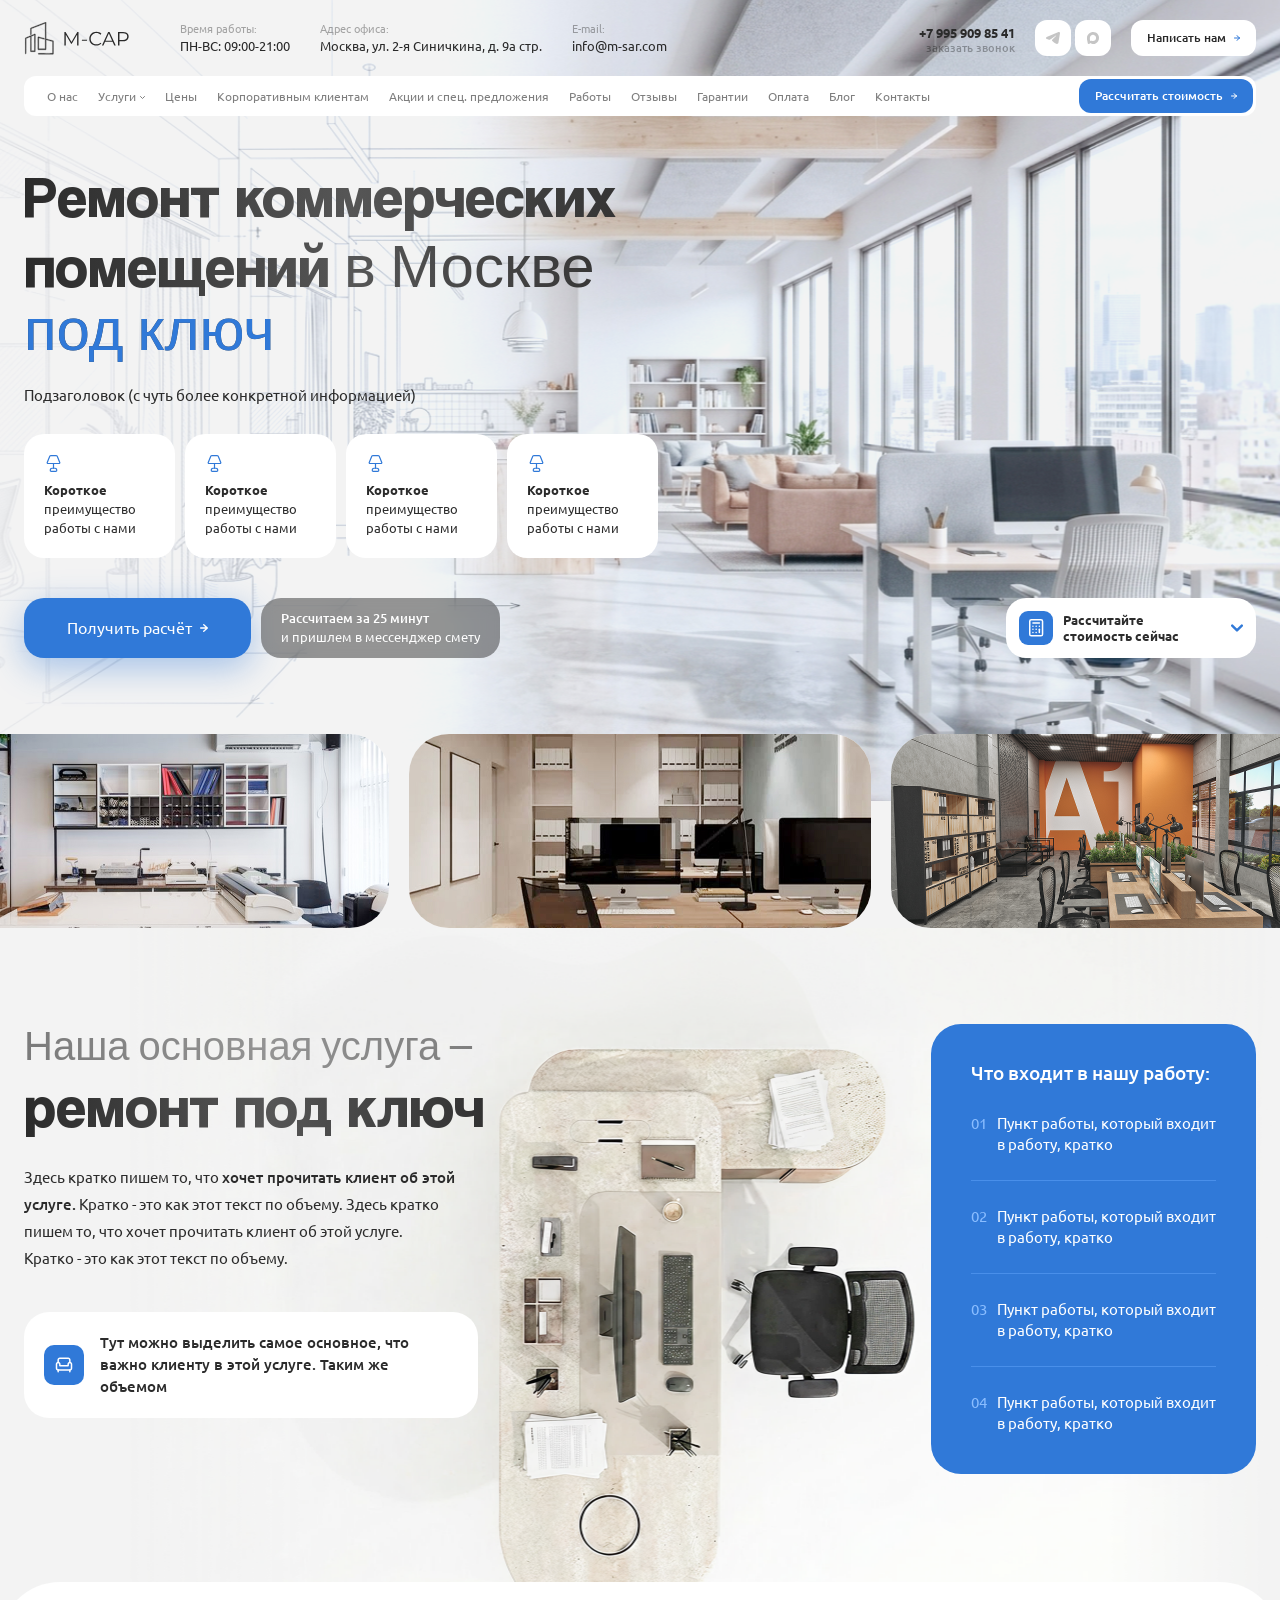
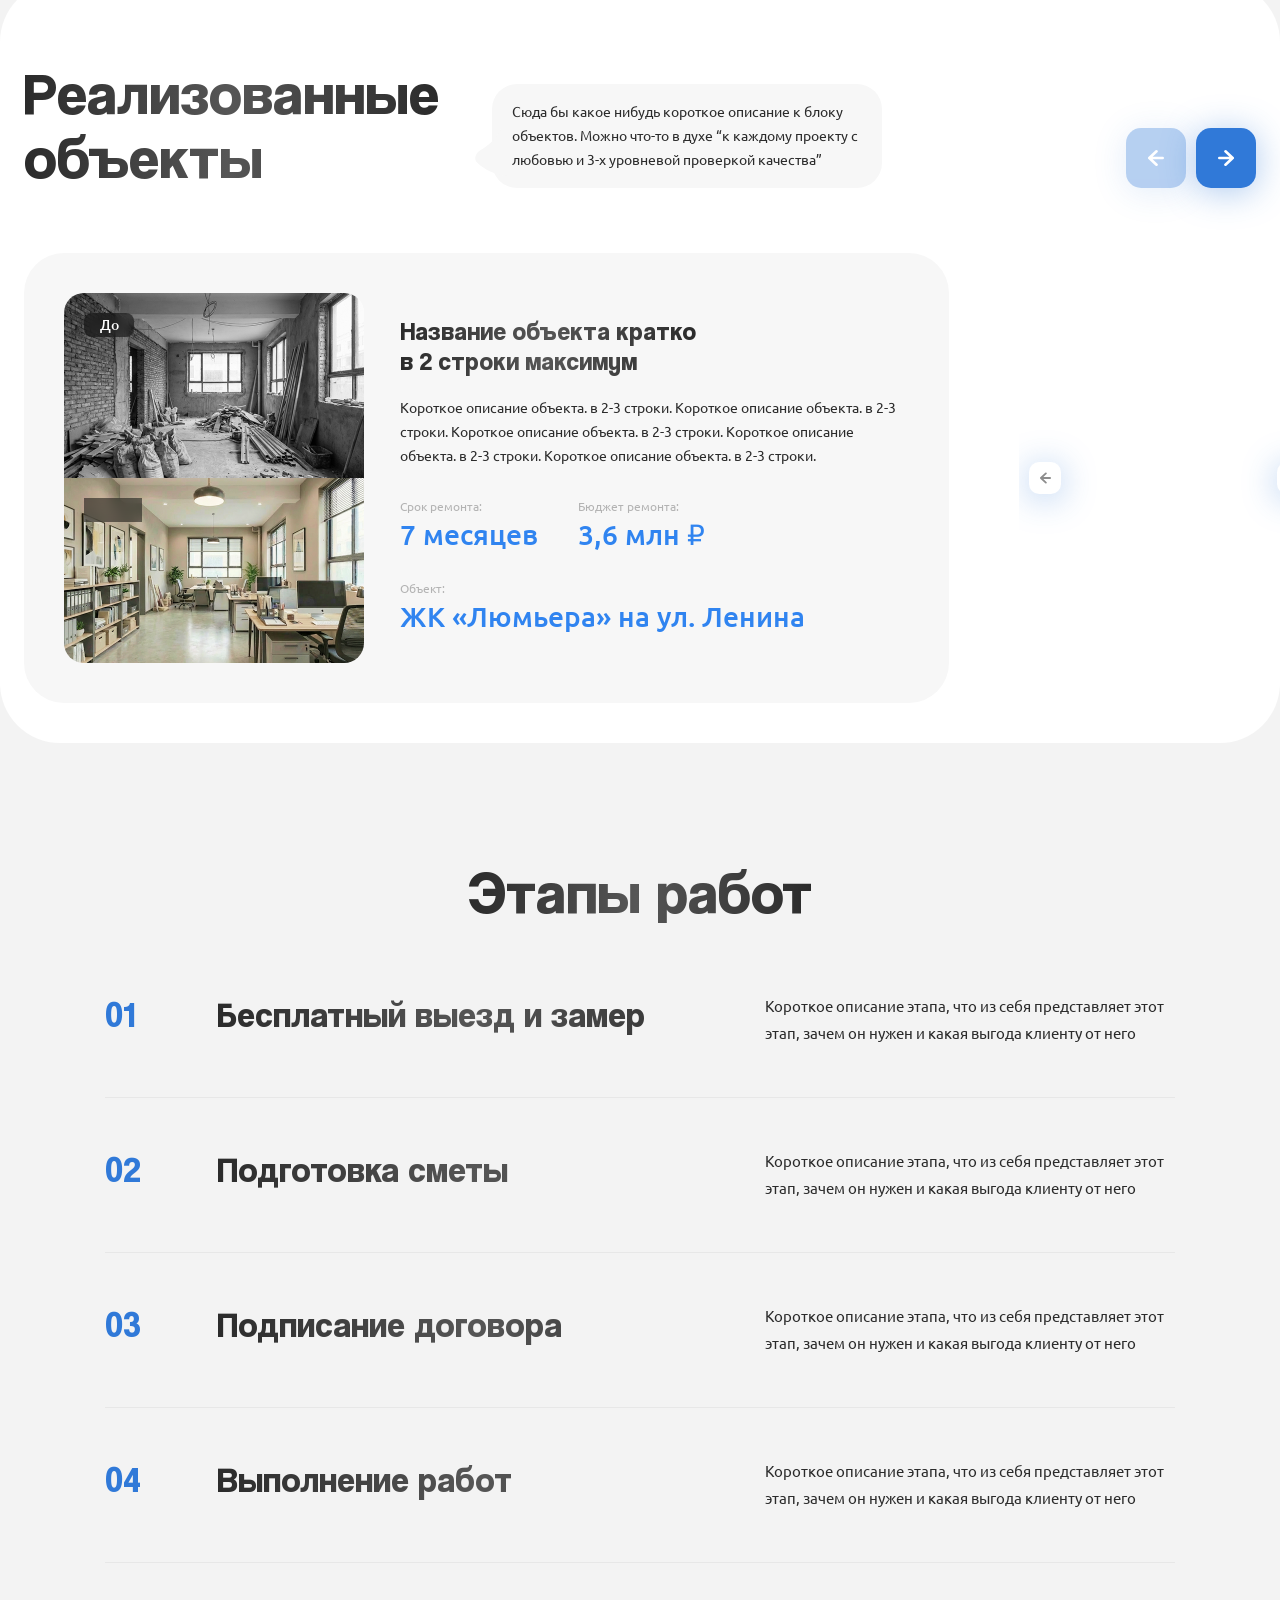
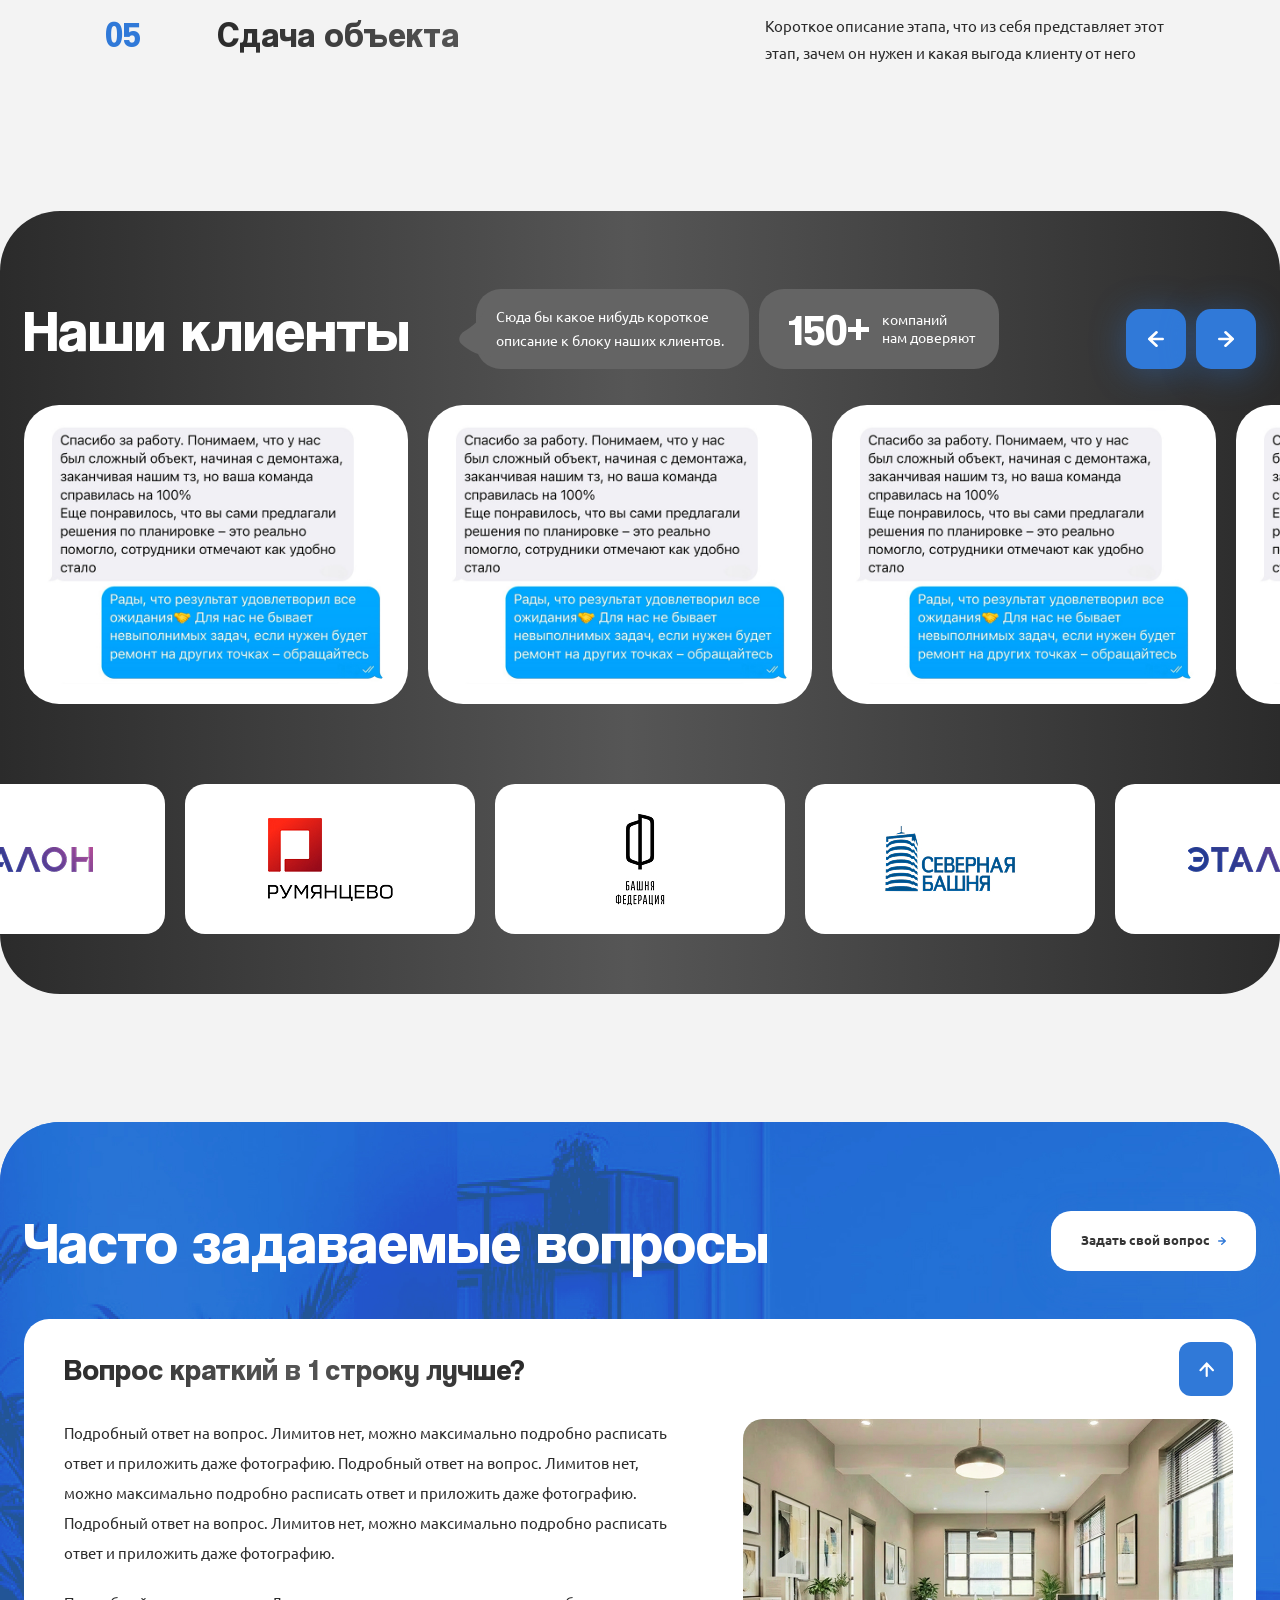
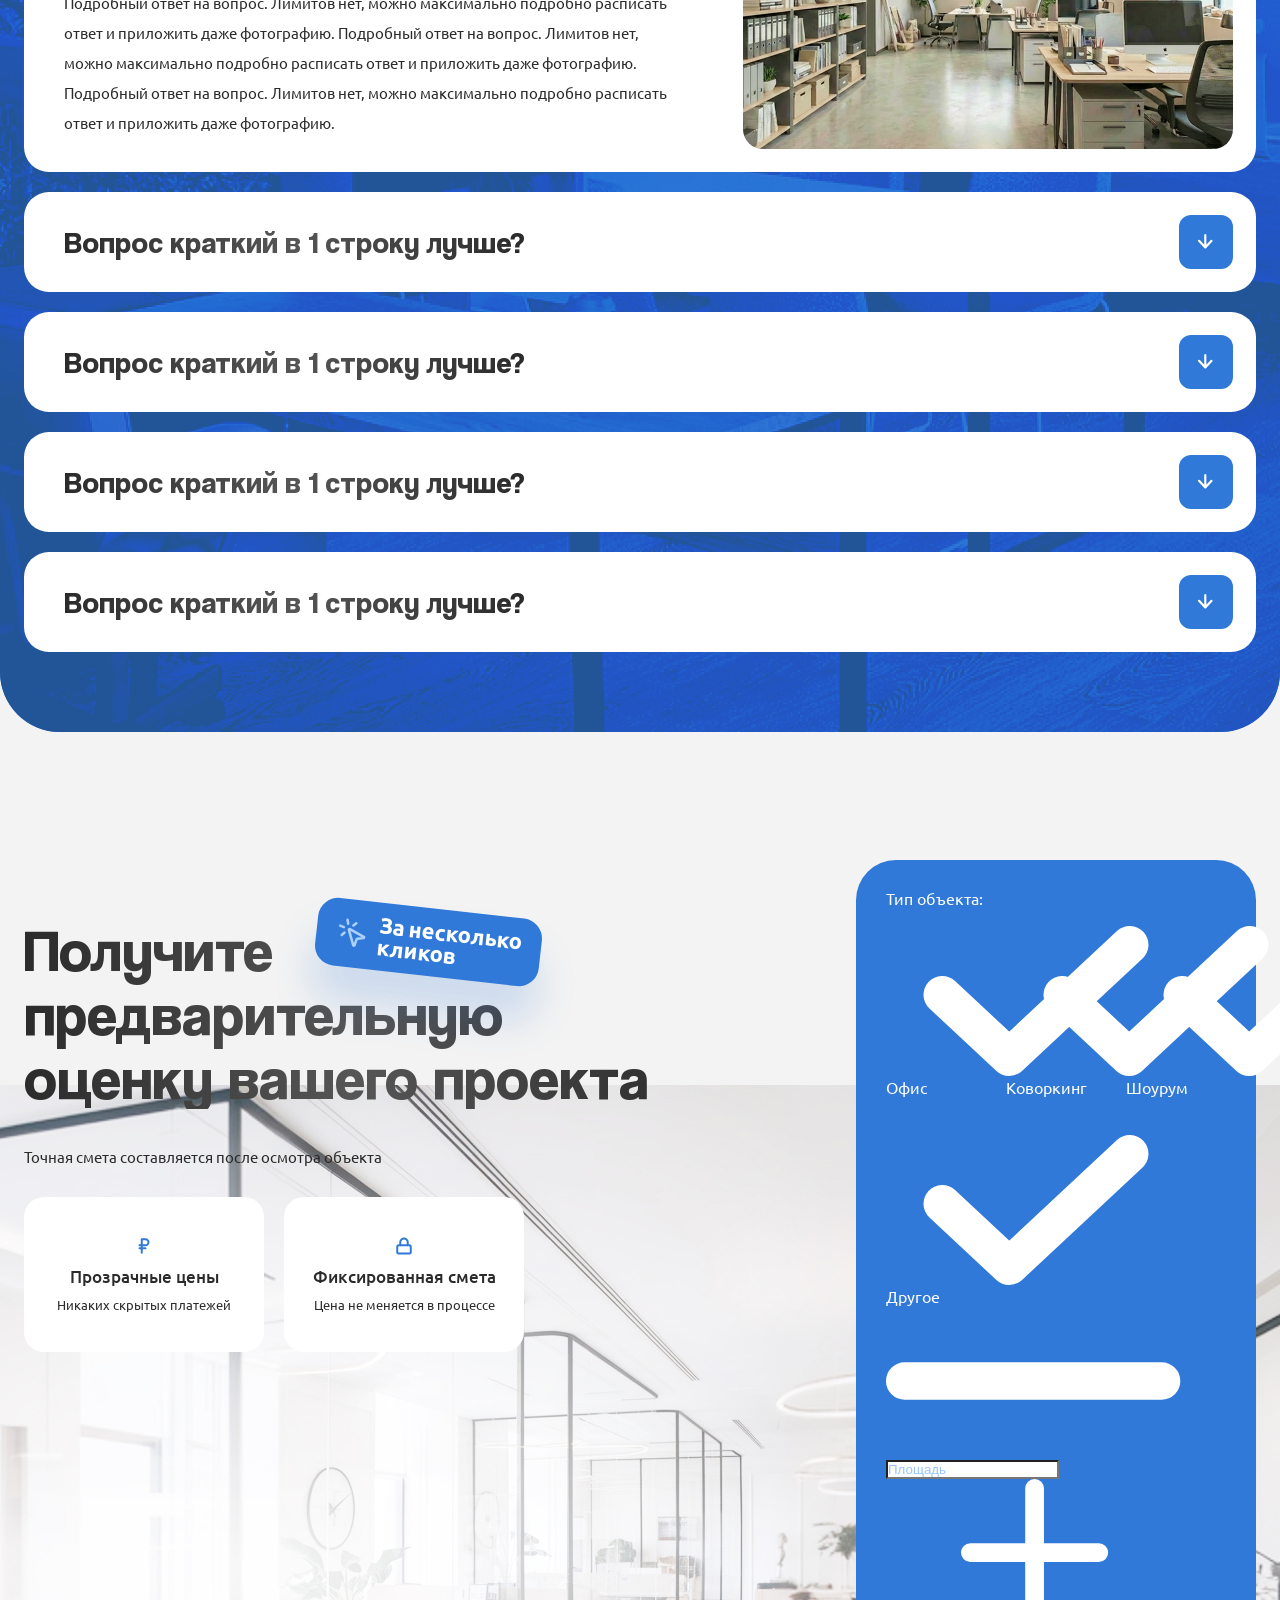
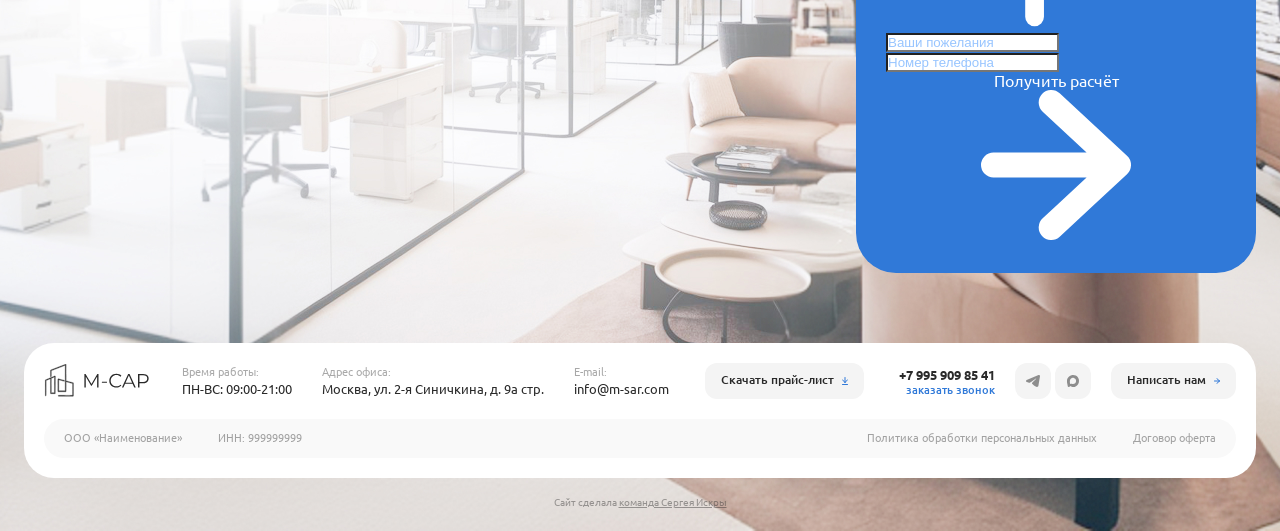
<file: index.html>
<!DOCTYPE html>
<html lang="ru">
	<head>
		<meta http-equiv="Content-Type" content="text/html; charset=utf-8">

		<!-- Adapting the page for mobile devices -->
		<meta name="viewport" content="width=device-width, initial-scale=1, maximum-scale=1">

		<!-- Prohibition of phone number recognition -->
		<meta name="format-detection" content="telephone=no">
		<meta name="SKYPE_TOOLBAR" content ="SKYPE_TOOLBAR_PARSER_COMPATIBLE">

		<!-- Page title -->
		<title>Заголовок страницы</title>

		<!-- Meta description -->
		<meta name="description" content="">

		<!-- Meta Keywords -->
		<meta name="keywords" content="">

		<!-- Changing the color of the mobile browser panel -->
		<meta name="msapplication-TileColor" content="#3079D8">
		<meta name="theme-color" content="#3079D8">

		<!-- Connecting style files -->
		<link rel="stylesheet" href="css/reset.css">
		<link rel="stylesheet" href="css/swiper-bundle.min.css">
		<link rel="stylesheet" href="css/swiper.css">
		<link rel="stylesheet" href="css/fancybox.css">
		<link rel="stylesheet" href="css/styles.css">
		<link rel="stylesheet" href="css/fonts.css">

		<link rel="stylesheet" href="css/response_1439.css" media="print, (max-width: 1439px)">
		<link rel="stylesheet" href="css/response_1279.css" media="print, (max-width: 1279px)">
		<link rel="stylesheet" href="css/response_1023.css" media="print, (max-width: 1023px)">
		<link rel="stylesheet" href="css/response_767.css" media="print, (max-width: 767px)">
	</head>

	<body>
		<div class="wrap">
			<div class="main">
				<header>
					<div class="cont">
						<div class="data">
							<div class="logo">
								<img src="images/logo.svg" alt="">
							</div>

							<div class="work_time">
								<div class="label">Время работы:</div>

								<div class="val">ПН-ВС: 09:00-21:00</div>
							</div>

							<div class="location">
								<div class="label">Адрес офиса:</div>

								<div class="val">Москва, ул. 2-я Синичкина, д. 9а стр.</div>
							</div>

							<div class="email">
								<div class="label">E-mail:</div>

								<div class="val">
									<a href="mailto:info@m-sar.com">info@m-sar.com</a>
								</div>
							</div>

							<div class="phone">
								<div><a href="tel:+7 995 909 85 41">+7 995 909 85 41</a></div>

								<button class="callback_btn">заказать звонок</button>
							</div>

							<div class="messengers">
								<a href="/" target="_blank" rel="noopener nofollow" class="tg_link">
									<svg class="icon"><use xlink:href="images/sprite.svg#ic_tg"></use></svg>
								</a>

								<a href="/" target="_blank" rel="noopener nofollow" class="max_link">
									<svg class="icon"><use xlink:href="images/sprite.svg#ic_max"></use></svg>
								</a>
							</div>

							<button class="feedback_btn modal_btn" data-modal="feedback_modal">
								<span>Написать нам</span>

								<svg class="icon"><use xlink:href="images/sprite.svg#ic_arrow_hor"></use></svg>
							</button>
						</div>

						<div class="bottom">
							<nav class="menu">
								<div class="item">
									<a href="/">
										<span>О нас</span>
									</a>
								</div>

								<div class="item">
									<a href="/" class="sub_link">
										<span>Услуги</span>

										<svg class="arr"><use xlink:href="images/sprite.svg#ic_arr_ver"></use></svg>
									</a>

									<div class="sub">
										<div><a href="/">Ремонт офисов</a></div>

										<div><a href="/">Ремонт кафе и ресторанов</a></div>

										<div><a href="/">Ремонт магазинов</a></div>

										<div><a href="/">Ремонт аптек</a></div>

										<div><a href="/">Ремонт торговых центров</a></div>

										<div><a href="/">Ремонт банков</a></div>

										<div><a href="/">Ремонт производственных помещений</a></div>

										<div><a href="/">Ремонт гостиниц</a></div>

										<div><a href="/">Ремонт медицинских учреждений</a></div>

										<div><a href="/">Ремонт салонов красоты</a></div>
									</div>
								</div>

								<div class="item">
									<a href="/">
										<span>Цены</span>
									</a>
								</div>

								<div class="item">
									<a href="/">
										<span>Корпоративным клиентам</span>
									</a>
								</div>

								<div class="item">
									<a href="/">
										<span>Акции и спец. предложения</span>
									</a>
								</div>

								<div class="item">
									<a href="/">
										<span>Работы</span>
									</a>
								</div>

								<div class="item">
									<a href="/">
										<span>Отзывы</span>
									</a>
								</div>

								<div class="item">
									<a href="/">
										<span>Гарантии</span>
									</a>
								</div>

								<div class="item">
									<a href="/">
										<span>Оплата</span>
									</a>
								</div>

								<div class="item">
									<a href="/">
										<span>Блог</span>
									</a>
								</div>

								<div class="item">
									<a href="/">
										<span>Контакты</span>
									</a>
								</div>
							</nav>

							<a href="/" class="calc_link">
								<span>Рассчитать стоимость</span>

								<svg class="icon"><use xlink:href="images/sprite.svg#ic_arrow_hor"></use></svg>
							</a>
						</div>
					</div>
				</header>


				<section class="mob_header">
					<div class="cont">
						<div class="logo">
							<img src="images/logo.svg" alt="">
						</div>

						<div class="messengers">
							<a href="/" target="_blank" rel="noopener nofollow" class="tg_link">
								<svg class="icon"><use xlink:href="images/sprite.svg#ic_tg"></use></svg>
							</a>

							<a href="/" target="_blank" rel="noopener nofollow" class="max_link">
								<svg class="icon"><use xlink:href="images/sprite.svg#ic_max"></use></svg>
							</a>
						</div>

						<button class="mob_menu_btn">
							<svg class="icon"><use xlink:href="images/sprite.svg#ic_menu"></use></svg>
						</button>
					</div>
				</section>


				<section class="mob_menu">
					<div class="data">
						<button class="close_btn">
							<svg class="icon"><use xlink:href="images/sprite.svg#ic_close"></use></svg>
						</button>

						<div class="scroll">
							<div class="work_time">
								<div class="label">Время работы:</div>

								<div class="val">ПН-ВС: 09:00-21:00</div>
							</div>

							<div class="location">
								<div class="label">Адрес офиса:</div>

								<div class="val">Москва, ул. 2-я Синичкина, д. 9а стр.</div>
							</div>

							<div class="email">
								<div class="label">E-mail:</div>

								<div class="val">
									<a href="mailto:info@m-sar.com">info@m-sar.com</a>
								</div>
							</div>

							<div class="contacts">
								<div class="phone">
									<div><a href="tel:+7 995 909 85 41">+7 995 909 85 41</a></div>

									<button class="callback_btn">заказать звонок</button>
								</div>

								<div class="messengers">
									<a href="/" target="_blank" rel="noopener nofollow" class="tg_link">
										<svg class="icon"><use xlink:href="images/sprite.svg#ic_tg"></use></svg>
									</a>

									<a href="/" target="_blank" rel="noopener nofollow" class="max_link">
										<svg class="icon"><use xlink:href="images/sprite.svg#ic_max"></use></svg>
									</a>
								</div>
							</div>

							<div class="btns">
								<button class="feedback_btn">
									<span>Написать нам</span>

									<svg class="icon"><use xlink:href="images/sprite.svg#ic_arrow_hor"></use></svg>
								</button>

								<a href="/" class="download_btn" download>
									<span>Прайс-лист</span>

									<svg class="icon"><use xlink:href="images/sprite.svg#ic_download"></use></svg>
								</a>
							</div>

							<div class="menu">
								<div class="item">
									<a href="/">
										<span>О нас</span>
									</a>
								</div>

								<div class="item">
									<a href="/" class="sub_link">
										<span>Услуги</span>

										<svg class="arr"><use xlink:href="images/sprite.svg#ic_arr_ver"></use></svg>
									</a>

									<div class="sub">
										<div class="list">
											<div><a href="/">Ремонт офисов</a></div>

											<div><a href="/">Ремонт кафе и ресторанов</a></div>

											<div><a href="/">Ремонт магазинов</a></div>

											<div><a href="/">Ремонт аптек</a></div>

											<div><a href="/">Ремонт торговых центров</a></div>

											<div><a href="/">Ремонт банков</a></div>

											<div><a href="/">Ремонт производственных помещений</a></div>

											<div><a href="/">Ремонт гостиниц</a></div>

											<div><a href="/">Ремонт медицинских учреждений</a></div>

											<div><a href="/">Ремонт салонов красоты</a></div>
										</div>
									</div>
								</div>

								<div class="item">
									<a href="/">
										<span>Цены</span>
									</a>
								</div>

								<div class="item">
									<a href="/">
										<span>Корпоративным клиентам</span>
									</a>
								</div>

								<div class="item">
									<a href="/">
										<span>Акции и спец. предложения</span>
									</a>
								</div>

								<div class="item">
									<a href="/">
										<span>Работы</span>
									</a>
								</div>

								<div class="item">
									<a href="/">
										<span>Отзывы</span>
									</a>
								</div>

								<div class="item">
									<a href="/">
										<span>Гарантии</span>
									</a>
								</div>

								<div class="item">
									<a href="/">
										<span>Оплата</span>
									</a>
								</div>

								<div class="item">
									<a href="/">
										<span>Блог</span>
									</a>
								</div>

								<div class="item">
									<a href="/">
										<span>Контакты</span>
									</a>
								</div>
							</div>
						</div>
					</div>
				</section>


				<section class="first_section">
					<div class="cont">
						<h1 class="title text_gradient"><b>Ремонт коммерческих помещений</b> в Москве <span>под ключ</span></h1>

						<div class="sub_title">Подзаголовок (с чуть более конкретной информацией)</div>

						<div class="short_advantages">
							<div class="grid_row">
								<div class="item">
									<picture class="icon">
										<img src="images/ic_short_advantages.svg" alt="" loading="lazy">
									</picture>

									<div class="desc"><b>Короткое</b> преимущество работы с нами</div>
								</div>

								<div class="item">
									<picture class="icon">
										<img src="images/ic_short_advantages.svg" alt="" loading="lazy">
									</picture>

									<div class="desc"><b>Короткое</b> преимущество работы с нами</div>
								</div>

								<div class="item">
									<picture class="icon">
										<img src="images/ic_short_advantages.svg" alt="" loading="lazy">
									</picture>

									<div class="desc"><b>Короткое</b> преимущество работы с нами</div>
								</div>

								<div class="item">
									<picture class="icon">
										<img src="images/ic_short_advantages.svg" alt="" loading="lazy">
									</picture>

									<div class="desc"><b>Короткое</b> преимущество работы с нами</div>
								</div>
							</div>
						</div>

						<div class="action">
							<a href="/" class="btn">
								<span>Получить расчёт</span>

								<svg class="icon"><use xlink:href="images/sprite.svg#ic_arrow_hor"></use></svg>
							</a>

							<div class="exp">
								<span><b>Рассчитаем за 25 минут</b><br> и пришлем в мессенджер смету</span>
							</div>
						</div>

						<div class="short_quiz">
							<div class="head">
								<div class="icon">
									<svg><use xlink:href="images/sprite.svg#ic_calc"></use></svg>
								</div>

								<span>Рассчитайте<br> стоимость сейчас</span>

								<svg class="arr"><use xlink:href="images/sprite.svg#ic_arr_ver"></use></svg>
							</div>

							<form class="form data" action="/">
								<div class="step step1" style="display: block;">
									<div class="question">Где планируется ремонт?</div>

									<div class="options">
										<div class="modal_cont">
											<button type="button" class="mini_modal_btn" data-modal-id="#step1_mini_modal">
												<span>
													<span class="name">Новостройка</span>
												</span>

												<svg class="icon"><use xlink:href="images/sprite.svg#ic_arr_ver"></use></svg>
											</button>

											<div class="mini_modal" id="step1_mini_modal">
												<div class="scroll">
													<button type="button" class="btn selected">
														<span class="name">Новостройка</span>
													</button>

													<button type="button" class="btn">
														<span class="name">Офис</span>
													</button>

													<button type="button" class="btn">
														<span class="name">Склад</span>
													</button>

													<button type="button" class="btn">
														<span class="name">Магазин</span>
													</button>

													<button type="button" class="btn">
														<span class="name">Кафе / ресторан</span>
													</button>
												</div>
											</div>
										</div>
									</div>
								</div>

								<div class="step step2">
									<div class="question">Площадь помещения:</div>

									<div class="area">
										<div class="field">
											<button type="button" class="btn minus">
												<svg class="icon"><use xlink:href="images/sprite.svg#ic_minus"></use></svg>
											</button>

											<input type="text" value="45 м2" class="input" data-minimum="1" data-maximum="9999" data-step="1" data-unit=" м2">

											<button type="button" class="btn plus">
												<svg class="icon"><use xlink:href="images/sprite.svg#ic_plus"></use></svg>
											</button>
										</div>
									</div>
								</div>

								<div class="step step3">
									<div class="question">Какой ремонт вам нужен?</div>

									<div class="options">
										<div class="modal_cont">
											<button type="button" class="mini_modal_btn big" data-modal-id="#step3_mini_modal">
												<span>
													<span class="name">Косметический</span>

													<span class="desc">Обновление без перепланировки</span>
												</span>

												<svg class="icon"><use xlink:href="images/sprite.svg#ic_arr_ver"></use></svg>
											</button>

											<div class="mini_modal big_pad" id="step3_mini_modal">
												<div class="scroll">
													<button type="button" class="btn selected">
														<span class="name">Косметический</span>

														<span class="desc">Обновление без перепланировки</span>
													</button>

													<button type="button" class="btn">
														<span class="name">Косметический</span>

														<span class="desc">С заменой коммуникаций</span>
													</button>

													<button type="button" class="btn">
														<span class="name">Под ключ</span>

														<span class="desc">Дизайн + ремонт + комплектация</span>
													</button>
												</div>
											</div>
										</div>
									</div>
								</div>

								<div class="step step4">
									<div class="question">Какой ремонт вам нужен?</div>

									<div class="options">
										<div class="modal_cont">
											<button type="button" class="mini_modal_btn big" data-modal-id="#step4_mini_modal">
												<span>
													<span class="name">Новостройка</span>

													<span class="desc">Обновление без перепланировки</span>
												</span>

												<svg class="icon"><use xlink:href="images/sprite.svg#ic_arr_ver"></use></svg>
											</button>

											<div class="mini_modal big_pad" id="step4_mini_modal">
												<div class="scroll">
													<button type="button" class="btn selected">
														<span class="name">Новостройка</span>

														<span class="desc">Без отделки</span>
													</button>

													<button type="button" class="btn">
														<span class="name">Требуется демонтаж</span>
													</button>

													<button type="button" class="btn">
														<span class="name">Уже есть ремонт</span>

														<span class="desc">Нужно обновить</span>
													</button>
												</div>
											</div>
										</div>
									</div>
								</div>

								<div class="step step5">
									<div class="question">Контактные данные для расчета:</div>

									<div class="line">
										<div class="field">
											<input type="text" name="" value="" class="input" placeholder="Ваше имя">
										</div>
									</div>

									<div class="line">
										<div class="field">
											<input type="text" name="" value="" class="input" placeholder="Телефон / Max / Telegram">
										</div>
									</div>
								</div>

								<button class="next_btn show">
									<span>Следующий шаг</span>

									<span class="count">
										<span class="current">1</span> из <span class="total">5</span>
									</span>

									<svg class="icon"><use xlink:href="images/sprite.svg#ic_arrow_hor"></use></svg>
								</button>

								<button class="send_btn">
									<span>Получить расчет</span>

									<span class="count">
										<span class="current">1</span> из <span class="total">5</span>
									</span>

									<svg class="icon"><use xlink:href="images/sprite.svg#ic_arrow_hor"></use></svg>
								</button>
							</form>
						</div>
					</div>

					<picture class="bg">
						<img src="images/tmp/bg_first_section.jpg" alt="" fetchpriority="high">
					</picture>


					<section class="gallery_carousel">
						<div class="cont">
							<div class="swiper">
								<div class="swiper-wrapper">
									<div class="swiper-slide">
										<picture class="thumb">
											<img src="images/tmp/gallery_carousel_thumb1.jpg" alt="" loading="lazy" class="cover">
										</picture>
									</div>

									<div class="swiper-slide">
										<picture class="thumb">
											<img src="images/tmp/gallery_carousel_thumb2.jpg" alt="" loading="lazy" class="cover">
										</picture>
									</div>

									<div class="swiper-slide">
										<picture class="thumb">
											<img src="images/tmp/gallery_carousel_thumb3.jpg" alt="" loading="lazy" class="cover">
										</picture>
									</div>

									<div class="swiper-slide">
										<picture class="thumb">
											<img src="images/tmp/gallery_carousel_thumb1.jpg" alt="" loading="lazy" class="cover">
										</picture>
									</div>

									<div class="swiper-slide">
										<picture class="thumb">
											<img src="images/tmp/gallery_carousel_thumb2.jpg" alt="" loading="lazy" class="cover">
										</picture>
									</div>

									<div class="swiper-slide">
										<picture class="thumb">
											<img src="images/tmp/gallery_carousel_thumb3.jpg" alt="" loading="lazy" class="cover">
										</picture>
									</div>

									<div class="swiper-slide">
										<picture class="thumb">
											<img src="images/tmp/gallery_carousel_thumb1.jpg" alt="" loading="lazy" class="cover">
										</picture>
									</div>

									<div class="swiper-slide">
										<picture class="thumb">
											<img src="images/tmp/gallery_carousel_thumb2.jpg" alt="" loading="lazy" class="cover">
										</picture>
									</div>

									<div class="swiper-slide">
										<picture class="thumb">
											<img src="images/tmp/gallery_carousel_thumb3.jpg" alt="" loading="lazy" class="cover">
										</picture>
									</div>

									<div class="swiper-slide">
										<picture class="thumb">
											<img src="images/tmp/gallery_carousel_thumb1.jpg" alt="" loading="lazy" class="cover">
										</picture>
									</div>

									<div class="swiper-slide">
										<picture class="thumb">
											<img src="images/tmp/gallery_carousel_thumb2.jpg" alt="" loading="lazy" class="cover">
										</picture>
									</div>

									<div class="swiper-slide">
										<picture class="thumb">
											<img src="images/tmp/gallery_carousel_thumb3.jpg" alt="" loading="lazy" class="cover">
										</picture>
									</div>
								</div>
							</div>
						</div>
					</section>
				</section>


				<section class="main_service block">
					<div class="cont">
						<div class="data">
							<div class="title">
								<span class="text_gradient">Наша основная услуга —</span>
								<b class="text_gradient">ремонт под ключ</b>
							</div>

							<div class="desc text_block">
								<p>Здесь кратко пишем то, что <b>хочет прочитать клиент об этой услуге.</b> Кратко - это как этот текст по объему. Здесь кратко пишем то, что хочет прочитать клиент об этой услуге. Кратко - это как этот текст по объему.</p>
							</div>

							<div class="exp">
								<picture class="icon">
									<img src="images/ic_main_service_exp.svg" alt="" loading="lazy">
								</picture>

								<span>Тут можно выделить самое основное, что важно клиенту в этой услуге. Таким же объемом</span>
							</div>
						</div>

						<picture class="image">
							<img src="images/tmp/main_service_img.png" alt="" loading="lazy">
						</picture>

						<div class="included">
							<div class="title">Что входит в нашу работу:</div>

							<ol>
								<li>Пункт работы, который входит в работу, кратко</li>

								<li>Пункт работы, который входит в работу, кратко</li>

								<li>Пункт работы, который входит в работу, кратко</li>

								<li>Пункт работы, который входит в работу, кратко</li>
							</ol>
						</div>
					</div>
				</section>


				<section class="objects block">
					<div class="cont l_w">
						<div class="data">
							<div class="cont">
								<div class="swiper main">
									<div class="head">
										<div class="block_head">
											<div class="title text_gradient">Реализованные<br> объекты</div>

											<div class="desc">Сюда бы какое нибудь короткое описание к блоку объектов. Можно что-то в духе “к каждому проекту с любовью и 3-х уровневой проверкой качества”</div>
										</div>

										<div class="swiper-controls">
											<button class="swiper-button-prev">
												<svg class="icon"><use xlink:href="images/sprite.svg#ic_arrow_hor"></use></svg>
											</button>

											<button class="swiper-button-next">
												<svg class="icon"><use xlink:href="images/sprite.svg#ic_arrow_hor"></use></svg>
											</button>
										</div>
									</div>

									<div class="swiper-wrapper">
										<div class="swiper-slide">
											<div class="object">
												<div class="images">
													<div class="before_after">
														<div class="before">
															<div class="label">До</div>

															<picture class="image">
																<img src="images/tmp/object_before_img.jpg" alt="" loading="lazy" class="cover">
															</picture>
														</div>

														<div class="after">
															<div class="label">После</div>

															<picture class="image">
																<img src="images/tmp/object_after_img.jpg" alt="" loading="lazy" class="cover">
															</picture>
														</div>
													</div>
												</div>

												<div class="info">
													<div class="name text_gradient">Название объекта кратко в 2 строки максимум</div>

													<div class="desc">
														<p>Короткое описание объекта. в 2-3 строки. Короткое описание объекта. в 2-3 строки. Короткое описание объекта. в 2-3 строки. Короткое описание объекта. в 2-3 строки. Короткое описание объекта. в 2-3 строки.</p>
													</div>

													<div class="features">
														<div>
															<div class="label">Срок ремонта:</div>

															<div class="val">7 месяцев</div>
														</div>

														<div>
															<div class="label">Бюджет ремонта:</div>

															<div class="val">3,6 млн ₽</div>
														</div>

														<div>
															<div class="label">Объект:</div>

															<div class="val">ЖК «Люмьера» на ул. Ленина</div>
														</div>
													</div>
												</div>
											</div>
										</div>

										<div class="swiper-slide">
											<div class="object">
												<div class="images">
													<div class="swiper">
														<div class="swiper-wrapper">
															<div class="swiper-slide">
																<picture class="image">
																	<img src="images/tmp/object_img.jpg" alt="" loading="lazy" class="cover">
																</picture>
															</div>

															<div class="swiper-slide">
																<picture class="image">
																	<img src="images/tmp/object_img.jpg" alt="" loading="lazy" class="cover">
																</picture>
															</div>

															<div class="swiper-slide">
																<picture class="image">
																	<img src="images/tmp/object_img.jpg" alt="" loading="lazy" class="cover">
																</picture>
															</div>
														</div>

														<button class="swiper-button-prev">
															<svg class="icon"><use xlink:href="images/sprite.svg#ic_arrow_hor"></use></svg>
														</button>

														<button class="swiper-button-next">
															<svg class="icon"><use xlink:href="images/sprite.svg#ic_arrow_hor"></use></svg>
														</button>
													</div>
												</div>

												<div class="info">
													<div class="name text_gradient">Название объекта кратко в 2 строки максимум</div>

													<div class="desc">
														<p>Короткое описание объекта. в 2-3 строки. Короткое описание объекта. в 2-3 строки. Короткое описание объекта. в 2-3 строки. Короткое описание объекта. в 2-3 строки. Короткое описание объекта. в 2-3 строки.</p>
													</div>

													<div class="features">
														<div>
															<div class="label">Срок ремонта:</div>

															<div class="val">7 месяцев</div>
														</div>

														<div>
															<div class="label">Бюджет ремонта:</div>

															<div class="val">3,6 млн ₽</div>
														</div>

														<div>
															<div class="label">Объект:</div>

															<div class="val">ЖК «Люмьера» на ул. Ленина</div>
														</div>
													</div>
												</div>
											</div>
										</div>
									</div>
								</div>
							</div>
						</div>
					</div>
				</section>


				<section class="steps block">
					<div class="cont s_w">
						<div class="block_head center">
							<div class="title text_gradient">Этапы работ</div>
						</div>

						<div class="list">
							<div class="step">
								<div class="number"></div>

								<div class="name text_gradient">Бесплатный выезд и замер</div>

								<div class="desc">Короткое описание этапа, что из себя представляет этот этап, зачем он нужен и какая выгода клиенту от него</div>
							</div>

							<div class="step">
								<div class="number"></div>

								<div class="name text_gradient">Подготовка сметы</div>

								<div class="desc">Короткое описание этапа, что из себя представляет этот этап, зачем он нужен и какая выгода клиенту от него</div>
							</div>

							<div class="step">
								<div class="number"></div>

								<div class="name text_gradient">Подписание договора</div>

								<div class="desc">Короткое описание этапа, что из себя представляет этот этап, зачем он нужен и какая выгода клиенту от него</div>
							</div>

							<div class="step">
								<div class="number"></div>

								<div class="name text_gradient">Выполнение работ</div>

								<div class="desc">Короткое описание этапа, что из себя представляет этот этап, зачем он нужен и какая выгода клиенту от него</div>
							</div>

							<div class="step">
								<div class="number"></div>

								<div class="name text_gradient">Сдача объекта</div>

								<div class="desc">Короткое описание этапа, что из себя представляет этот этап, зачем он нужен и какая выгода клиенту от него</div>
							</div>
						</div>
					</div>
				</section>


				<section class="clients block">
					<div class="cont l_w">
						<div class="data">
							<div class="cont">
								<div class="reviews">
									<div class="swiper">
										<div class="head">
											<div class="block_head">
												<div class="title">Наши клиенты</div>

												<div class="desc">Сюда бы какое нибудь короткое описание к блоку наших клиентов.</div>
											</div>

											<div class="count">
												<div class="val">150+</div>

												<div class="desc">компаний<br> нам доверяют</div>
											</div>

											<div class="swiper-controls">
												<button class="swiper-button-prev">
													<svg class="icon"><use xlink:href="images/sprite.svg#ic_arrow_hor"></use></svg>
												</button>

												<button class="swiper-button-next">
													<svg class="icon"><use xlink:href="images/sprite.svg#ic_arrow_hor"></use></svg>
												</button>
											</div>
										</div>

										<div class="swiper-wrapper">
											<div class="swiper-slide">
												<div class="review no_pad">
													<picture class="image">
														<img src="images/tmp/review_image.jpg" alt="" loading="lazy">
													</picture>
												</div>
											</div>

											<div class="swiper-slide">
												<div class="review no_pad">
													<picture class="image">
														<img src="images/tmp/review_image.jpg" alt="" loading="lazy">
													</picture>
												</div>
											</div>

											<div class="swiper-slide">
												<div class="review no_pad">
													<picture class="image">
														<img src="images/tmp/review_image.jpg" alt="" loading="lazy">
													</picture>
												</div>
											</div>

											<div class="swiper-slide">
												<div class="review no_pad">
													<picture class="image">
														<img src="images/tmp/review_image.jpg" alt="" loading="lazy">
													</picture>
												</div>
											</div>

											<div class="swiper-slide">
												<div class="review no_pad">
													<picture class="image">
														<img src="images/tmp/review_image.jpg" alt="" loading="lazy">
													</picture>
												</div>
											</div>

											<div class="swiper-slide">
												<div class="review no_pad">
													<picture class="image">
														<img src="images/tmp/review_image.jpg" alt="" loading="lazy">
													</picture>
												</div>
											</div>
										</div>
									</div>
								</div>

								<div class="logos">
									<div class="swiper">
										<div class="swiper-wrapper">
											<div class="swiper-slide">
												<picture class="logo">
													<img src="images/tmp/client_logo1.jpg" alt="" loading="lazy">
												</picture>
											</div>

											<div class="swiper-slide">
												<picture class="logo">
													<img src="images/tmp/client_logo2.jpg" alt="" loading="lazy">
												</picture>
											</div>

											<div class="swiper-slide">
												<picture class="logo">
													<img src="images/tmp/client_logo3.jpg" alt="" loading="lazy">
												</picture>
											</div>

											<div class="swiper-slide">
												<picture class="logo">
													<img src="images/tmp/client_logo4.jpg" alt="" loading="lazy">
												</picture>
											</div>

											<div class="swiper-slide">
												<picture class="logo">
													<img src="images/tmp/client_logo1.jpg" alt="" loading="lazy">
												</picture>
											</div>

											<div class="swiper-slide">
												<picture class="logo">
													<img src="images/tmp/client_logo2.jpg" alt="" loading="lazy">
												</picture>
											</div>

											<div class="swiper-slide">
												<picture class="logo">
													<img src="images/tmp/client_logo3.jpg" alt="" loading="lazy">
												</picture>
											</div>

											<div class="swiper-slide">
												<picture class="logo">
													<img src="images/tmp/client_logo4.jpg" alt="" loading="lazy">
												</picture>
											</div>

											<div class="swiper-slide">
												<picture class="logo">
													<img src="images/tmp/client_logo1.jpg" alt="" loading="lazy">
												</picture>
											</div>

											<div class="swiper-slide">
												<picture class="logo">
													<img src="images/tmp/client_logo2.jpg" alt="" loading="lazy">
												</picture>
											</div>

											<div class="swiper-slide">
												<picture class="logo">
													<img src="images/tmp/client_logo3.jpg" alt="" loading="lazy">
												</picture>
											</div>

											<div class="swiper-slide">
												<picture class="logo">
													<img src="images/tmp/client_logo4.jpg" alt="" loading="lazy">
												</picture>
											</div>
										</div>
									</div>
								</div>
							</div>
						</div>
					</div>
				</section>


				<section class="FAQ block">
					<div class="cont l_w">
						<div class="data main">
							<div class="cont">
								<div class="block_head">
									<div class="title">Часто задаваемые вопросы</div>

									<button class="add_btn">
										<span>Задать свой вопрос</span>

										<svg class="icon"><use xlink:href="images/sprite.svg#ic_arrow_hor"></use></svg>
									</button>
								</div>

								<div class="accordion">
									<div class="accordion_item active">
										<div class="head">
											<div class="title text_gradient">Вопрос краткий в 1 строку лучше?</div>

											<div class="icon">
												<svg><use xlink:href="images/sprite.svg#ic_arrow_ver"></use></svg>
											</div>
										</div>

										<div class="data" style="display: block;">
											<div class="row">
												<div class="text_block">
													<p>Подробный ответ на вопрос. Лимитов нет, можно максимально подробно расписать ответ и приложить даже фотографию. Подробный ответ на вопрос. Лимитов нет, можно максимально подробно расписать ответ и приложить даже фотографию. Подробный ответ на вопрос. Лимитов нет, можно максимально подробно расписать ответ и приложить даже фотографию.</p>

													<p>Подробный ответ на вопрос. Лимитов нет, можно максимально подробно расписать ответ и приложить даже фотографию. Подробный ответ на вопрос. Лимитов нет, можно максимально подробно расписать ответ и приложить даже фотографию. Подробный ответ на вопрос. Лимитов нет, можно максимально подробно расписать ответ и приложить даже фотографию.</p>
												</div>

												<picture class="image">
													<img src="images/tmp/FAQ_img.jpg" alt="" loading="lazy" class="cover">
												</picture>
											</div>
										</div>
									</div>

									<div class="accordion_item">
										<div class="head">
											<div class="title text_gradient">Вопрос краткий в 1 строку лучше?</div>

											<div class="icon">
												<svg><use xlink:href="images/sprite.svg#ic_arrow_ver"></use></svg>
											</div>
										</div>

										<div class="data">
											<div class="row">
												<div class="text_block">
													<p>Подробный ответ на вопрос. Лимитов нет, можно максимально подробно расписать ответ и приложить даже фотографию. Подробный ответ на вопрос. Лимитов нет, можно максимально подробно расписать ответ и приложить даже фотографию. Подробный ответ на вопрос. Лимитов нет, можно максимально подробно расписать ответ и приложить даже фотографию.</p>

													<p>Подробный ответ на вопрос. Лимитов нет, можно максимально подробно расписать ответ и приложить даже фотографию. Подробный ответ на вопрос. Лимитов нет, можно максимально подробно расписать ответ и приложить даже фотографию. Подробный ответ на вопрос. Лимитов нет, можно максимально подробно расписать ответ и приложить даже фотографию.</p>
												</div>

												<picture class="image">
													<img src="images/tmp/FAQ_img.jpg" alt="" loading="lazy" class="cover">
												</picture>
											</div>
										</div>
									</div>

									<div class="accordion_item">
										<div class="head">
											<div class="title text_gradient">Вопрос краткий в 1 строку лучше?</div>

											<div class="icon">
												<svg><use xlink:href="images/sprite.svg#ic_arrow_ver"></use></svg>
											</div>
										</div>

										<div class="data">
											<div class="row">
												<div class="text_block">
													<p>Подробный ответ на вопрос. Лимитов нет, можно максимально подробно расписать ответ и приложить даже фотографию. Подробный ответ на вопрос. Лимитов нет, можно максимально подробно расписать ответ и приложить даже фотографию. Подробный ответ на вопрос. Лимитов нет, можно максимально подробно расписать ответ и приложить даже фотографию.</p>

													<p>Подробный ответ на вопрос. Лимитов нет, можно максимально подробно расписать ответ и приложить даже фотографию. Подробный ответ на вопрос. Лимитов нет, можно максимально подробно расписать ответ и приложить даже фотографию. Подробный ответ на вопрос. Лимитов нет, можно максимально подробно расписать ответ и приложить даже фотографию.</p>
												</div>

												<picture class="image">
													<img src="images/tmp/FAQ_img.jpg" alt="" loading="lazy" class="cover">
												</picture>
											</div>
										</div>
									</div>

									<div class="accordion_item">
										<div class="head">
											<div class="title text_gradient">Вопрос краткий в 1 строку лучше?</div>

											<div class="icon">
												<svg><use xlink:href="images/sprite.svg#ic_arrow_ver"></use></svg>
											</div>
										</div>

										<div class="data">
											<div class="row">
												<div class="text_block">
													<p>Подробный ответ на вопрос. Лимитов нет, можно максимально подробно расписать ответ и приложить даже фотографию. Подробный ответ на вопрос. Лимитов нет, можно максимально подробно расписать ответ и приложить даже фотографию. Подробный ответ на вопрос. Лимитов нет, можно максимально подробно расписать ответ и приложить даже фотографию.</p>

													<p>Подробный ответ на вопрос. Лимитов нет, можно максимально подробно расписать ответ и приложить даже фотографию. Подробный ответ на вопрос. Лимитов нет, можно максимально подробно расписать ответ и приложить даже фотографию. Подробный ответ на вопрос. Лимитов нет, можно максимально подробно расписать ответ и приложить даже фотографию.</p>
												</div>

												<picture class="image">
													<img src="images/tmp/FAQ_img.jpg" alt="" loading="lazy" class="cover">
												</picture>
											</div>
										</div>
									</div>

									<div class="accordion_item">
										<div class="head">
											<div class="title text_gradient">Вопрос краткий в 1 строку лучше?</div>

											<div class="icon">
												<svg><use xlink:href="images/sprite.svg#ic_arrow_ver"></use></svg>
											</div>
										</div>

										<div class="data">
											<div class="row">
												<div class="text_block">
													<p>Подробный ответ на вопрос. Лимитов нет, можно максимально подробно расписать ответ и приложить даже фотографию. Подробный ответ на вопрос. Лимитов нет, можно максимально подробно расписать ответ и приложить даже фотографию. Подробный ответ на вопрос. Лимитов нет, можно максимально подробно расписать ответ и приложить даже фотографию.</p>

													<p>Подробный ответ на вопрос. Лимитов нет, можно максимально подробно расписать ответ и приложить даже фотографию. Подробный ответ на вопрос. Лимитов нет, можно максимально подробно расписать ответ и приложить даже фотографию. Подробный ответ на вопрос. Лимитов нет, можно максимально подробно расписать ответ и приложить даже фотографию.</p>
												</div>

												<picture class="image">
													<img src="images/tmp/FAQ_img.jpg" alt="" loading="lazy" class="cover">
												</picture>
											</div>
										</div>
									</div>
								</div>
							</div>

							<picture class="bg">
								<img src="images/bg_faq.jpg" alt="" loading="lazy" class="cover">
							</picture>
						</div>
					</div>
				</section>


				<section class="calc">
					<div class="cont">
						<div class="data">
							<div class="clicks">
								<svg class="icon"><use xlink:href="images/sprite.svg#ic_click"></use></svg>

								<span>За несколько<br> кликов</span>
							</div>

							<div class="title text_gradient">Получите<br> предварительную оценку вашего проекта</div>

							<div class="text">Точная смета составляется после осмотра объекта</div>

							<div class="advantages">
								<div class="grid_row">
									<div class="item">
										<picture class="icon">
											<img src="images/ic_advantage1.svg" alt="" loading="lazy">
										</picture>

										<div class="name">Прозрачные цены</div>

										<div class="desc">Никаких скрытых платежей</div>
									</div>

									<div class="item">
										<picture class="icon">
											<img src="images/ic_advantage2.svg" alt="" loading="lazy">
										</picture>

										<div class="name">Фиксированная смета</div>

										<div class="desc">Цена не меняется в процессе</div>
									</div>
								</div>
							</div>
						</div>

						<form action="" class="form">
							<div class="line type">
								<div class="label">Тип объекта:</div>

								<div class="field">
									<div class="grid_row">
										<label>
											<input type="radio" name="type">

											<div>
												<svg class="icon"><use xlink:href="images/sprite.svg#ic_check"></use></svg>

												<span>Офис</span>
											</div>
										</label>

										<label>
											<input type="radio" name="type">

											<div>
												<svg class="icon"><use xlink:href="images/sprite.svg#ic_check"></use></svg>

												<span>Коворкинг</span>
											</div>
										</label>

										<label>
											<input type="radio" name="type">

											<div>
												<svg class="icon"><use xlink:href="images/sprite.svg#ic_check"></use></svg>

												<span>Шоурум</span>
											</div>
										</label>

										<label>
											<input type="radio" name="type">

											<div>
												<svg class="icon"><use xlink:href="images/sprite.svg#ic_check"></use></svg>

												<span>Другое</span>
											</div>
										</label>
									</div>
								</div>
							</div>

							<div class="line area">
								<div class="field">
									<button type="button" class="btn minus">
										<svg class="icon"><use xlink:href="images/sprite.svg#ic_minus"></use></svg>
									</button>

									<input type="text" value="" class="input" data-minimum="1" data-maximum="9999" data-step="1" data-unit="" maxlength="4" placeholder="Площадь">

									<button type="button" class="btn plus">
										<svg class="icon"><use xlink:href="images/sprite.svg#ic_plus"></use></svg>
									</button>
								</div>
							</div>

							<div class="line">
								<div class="field">
									<input type="text" name="" value="" class="input" placeholder="Ваши пожелания">
								</div>
							</div>

							<div class="line">
								<div class="field">
									<input type="tel" name="" value="" class="input" placeholder="Номер телефона">
								</div>
							</div>

							<div class="submit">
								<button type="submit" class="submit_btn">
									<span>Получить расчёт</span>

									<svg class="icon"><use xlink:href="images/sprite.svg#ic_arrow_hor"></use></svg>
								</button>
							</div>
						</form>
					</div>
				</section>
			</div>


			<footer>
				<div class="cont">
					<div class="data">
						<div class="logo">
							<img src="images/logo.svg" alt="">
						</div>

						<div class="info">
							<div class="work_time">
								<div class="label">Время работы:</div>

								<div class="val">ПН-ВС: 09:00-21:00</div>
							</div>

							<div class="location">
								<div class="label">Адрес офиса:</div>

								<div class="val">Москва, ул. 2-я Синичкина, д. 9а стр.</div>
							</div>

							<div class="email">
								<div class="label">E-mail:</div>

								<div class="val">
									<a href="mailto:info@m-sar.com">info@m-sar.com</a>
								</div>
							</div>
						</div>

						<a href="/" class="download_btn" download>
							<span>Скачать прайс-лист</span>

							<svg class="icon"><use xlink:href="images/sprite.svg#ic_download"></use></svg>
						</a>

						<div class="phone">
							<div><a href="tel:+7 995 909 85 41">+7 995 909 85 41</a></div>

							<button class="callback_btn">заказать звонок</button>
						</div>

						<div class="messengers">
							<a href="/" target="_blank" rel="noopener nofollow" class="tg_link">
								<svg class="icon"><use xlink:href="images/sprite.svg#ic_tg"></use></svg>
							</a>

							<a href="/" target="_blank" rel="noopener nofollow" class="max_link">
								<svg class="icon"><use xlink:href="images/sprite.svg#ic_max"></use></svg>
							</a>
						</div>

						<button class="feedback_btn">
							<span>Написать нам</span>

							<svg class="icon"><use xlink:href="images/sprite.svg#ic_arrow_hor"></use></svg>
						</button>

						<div class="bottom">
							<div class="requisites">
								<div>ООО «Наименование»</div>
								<div>ИНН: 999999999</div>
							</div>

							<div class="links">
								<div><a href="/">Политика обработки персональных данных</a></div>

								<div><a href="/">Договор оферта</a></div>
							</div>
						</div>
					</div>

					<div class="creator">
						Сайт сделала <a href="/" target="_blank" rel="noopener nofollow">команда Сергея Искры</a>
					</div>
				</div>
			</footer>


			<div class="overlay"></div>


			<picture class="global_bg bottom">
				<img src="images/tmp/bg_global_bottom.jpg" alt="" loading="lazy">
			</picture>
		</div>


		<section class="modal" id="feedback_modal">
			<div class="title text_gradient">Написать нам</div>

			<div class="desc">Оставьте свое сообщение нам, и мы свяжемся<br> с вами в самое ближайшее время</div>

			<form action="" class="form">
				<div class="line">
					<div class="field">
						<textarea name="" placeholder="Ваш вопрос"></textarea>
					</div>
				</div>

				<div class="line">
					<div class="field">
						<input type="tel" name="" value="" class="input" placeholder="Номер телефона">
					</div>
				</div>

				<div class="line agree">
					<div class="field">
						<label class="checkbox">
							<input type="checkbox" name="agree">

							<div class="check">
								<svg class="icon"><use xlink:href="images/sprite.svg#ic_check"></use></svg>
							</div>

							<div>Я согласен на <a href="/" target="_blank">обработку персональных данных</a></div>
						</label>
					</div>
				</div>

				<div class="submit">
					<button type="submit" class="submit_btn">
						<span>Отправить заявку</span>

						<svg class="icon"><use xlink:href="images/sprite.svg#ic_arrow_hor"></use></svg>
					</button>
				</div>
			</form>
		</section>


		<section class="modal success" id="success_modal">
			<div class="icon">
				<svg><use xlink:href="images/sprite.svg#ic_check"></use></svg>
			</div>

			<div class="title text_gradient">Заявка отправлена</div>

			<div class="desc">Мы свяжемся с вами в течение дня</div>
		</section>


		<!-- Connecting javascript files -->
		<script src="js/jquery-3.7.1.min.js"></script>
		<script src="js/functions.js"></script>
		<script src="js/swiper-bundle.min.js"></script>
		<script src="js/fancybox.js"></script>
		<script src="js/imask.js"></script>
		<script src="js/scripts.js"></script>
	</body>
</html>
</file>
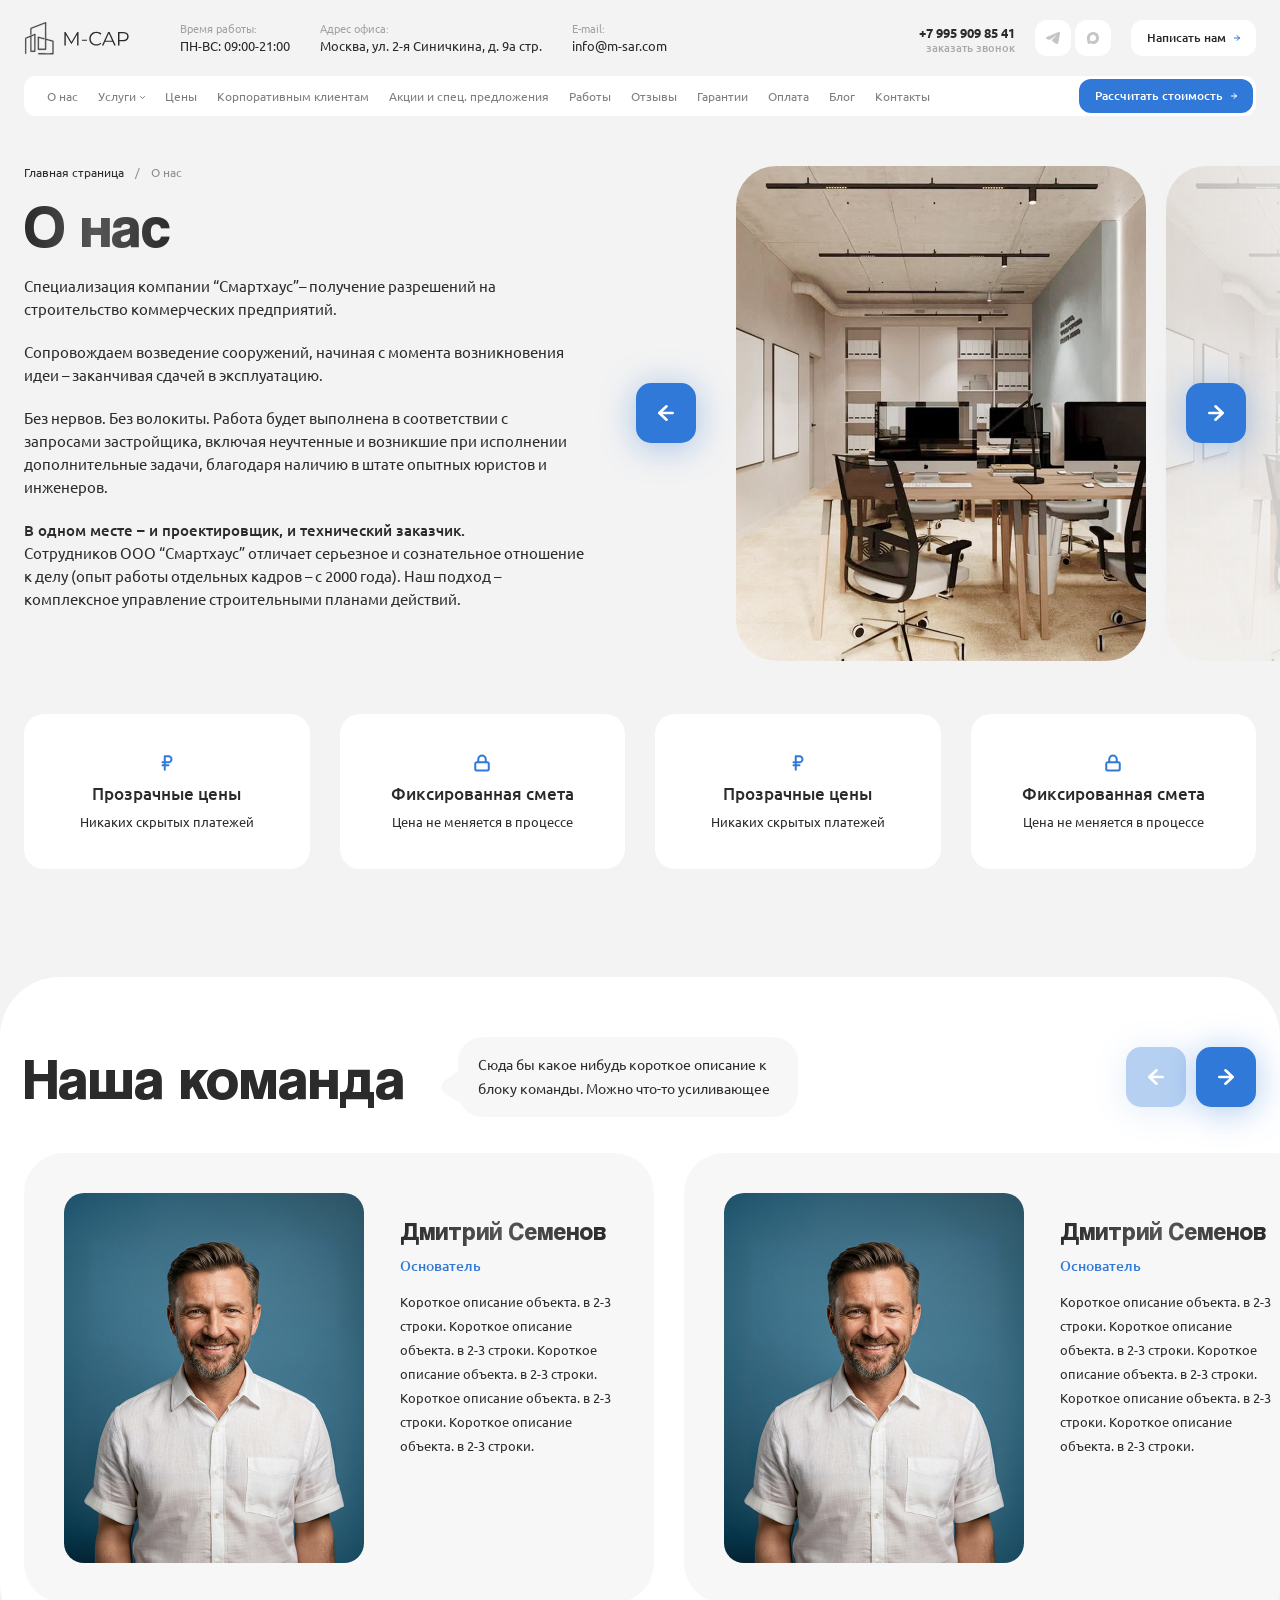
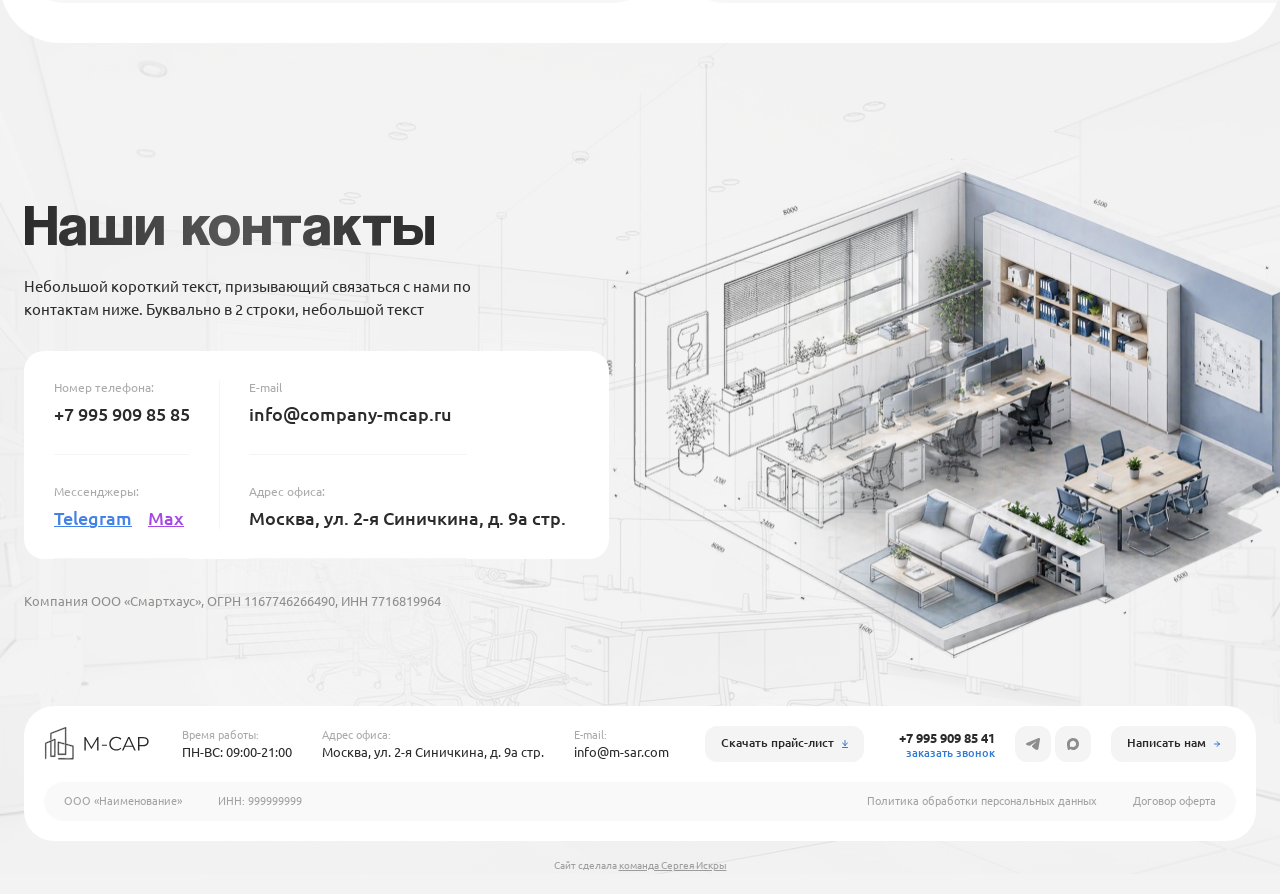
<file: about.html>
<!DOCTYPE html>
<html lang="ru">
	<head>
		<meta http-equiv="Content-Type" content="text/html; charset=utf-8">

		<!-- Adapting the page for mobile devices -->
		<meta name="viewport" content="width=device-width, initial-scale=1, maximum-scale=1">

		<!-- Prohibition of phone number recognition -->
		<meta name="format-detection" content="telephone=no">
		<meta name="SKYPE_TOOLBAR" content ="SKYPE_TOOLBAR_PARSER_COMPATIBLE">

		<!-- Page title -->
		<title>Заголовок страницы</title>

		<!-- Meta description -->
		<meta name="description" content="">

		<!-- Meta Keywords -->
		<meta name="keywords" content="">

		<!-- Changing the color of the mobile browser panel -->
		<meta name="msapplication-TileColor" content="#3079D8">
		<meta name="theme-color" content="#3079D8">

		<!-- Connecting style files -->
		<link rel="stylesheet" href="css/reset.css">
		<link rel="stylesheet" href="css/swiper-bundle.min.css">
		<link rel="stylesheet" href="css/swiper.css">
		<link rel="stylesheet" href="css/fancybox.css">
		<link rel="stylesheet" href="css/styles.css">
		<link rel="stylesheet" href="css/fonts.css">

		<link rel="stylesheet" href="css/response_1439.css" media="print, (max-width: 1439px)">
		<link rel="stylesheet" href="css/response_1279.css" media="print, (max-width: 1279px)">
		<link rel="stylesheet" href="css/response_1023.css" media="print, (max-width: 1023px)">
		<link rel="stylesheet" href="css/response_767.css" media="print, (max-width: 767px)">
	</head>

	<body>
		<div class="wrap">
			<div class="main">
				<header>
					<div class="cont">
						<div class="data">
							<a href="/" class="logo">
								<img src="images/logo.svg" alt="">
							</a>

							<div class="work_time">
								<div class="label">Время работы:</div>

								<div class="val">ПН-ВС: 09:00-21:00</div>
							</div>

							<div class="location">
								<div class="label">Адрес офиса:</div>

								<div class="val">Москва, ул. 2-я Синичкина, д. 9а стр.</div>
							</div>

							<div class="email">
								<div class="label">E-mail:</div>

								<div class="val">
									<a href="mailto:info@m-sar.com">info@m-sar.com</a>
								</div>
							</div>

							<div class="phone">
								<div><a href="tel:+7 995 909 85 41">+7 995 909 85 41</a></div>

								<button class="callback_btn">заказать звонок</button>
							</div>

							<div class="messengers">
								<a href="/" target="_blank" rel="noopener nofollow" class="tg_link">
									<svg class="icon"><use xlink:href="images/sprite.svg#ic_tg"></use></svg>
								</a>

								<a href="/" target="_blank" rel="noopener nofollow" class="max_link">
									<svg class="icon"><use xlink:href="images/sprite.svg#ic_max"></use></svg>
								</a>
							</div>

							<button class="feedback_btn modal_btn" data-modal="feedback_modal">
								<span>Написать нам</span>

								<svg class="icon"><use xlink:href="images/sprite.svg#ic_arrow_hor"></use></svg>
							</button>
						</div>

						<div class="bottom">
							<nav class="menu">
								<div class="item">
									<a href="/">
										<span>О нас</span>
									</a>
								</div>

								<div class="item">
									<a href="/" class="sub_link">
										<span>Услуги</span>

										<svg class="arr"><use xlink:href="images/sprite.svg#ic_arr_ver"></use></svg>
									</a>

									<div class="sub">
										<div><a href="/">Ремонт офисов</a></div>

										<div><a href="/">Ремонт кафе и ресторанов</a></div>

										<div><a href="/">Ремонт магазинов</a></div>

										<div><a href="/">Ремонт аптек</a></div>

										<div><a href="/">Ремонт торговых центров</a></div>

										<div><a href="/">Ремонт банков</a></div>

										<div><a href="/">Ремонт производственных помещений</a></div>

										<div><a href="/">Ремонт гостиниц</a></div>

										<div><a href="/">Ремонт медицинских учреждений</a></div>

										<div><a href="/">Ремонт салонов красоты</a></div>
									</div>
								</div>

								<div class="item">
									<a href="/">
										<span>Цены</span>
									</a>
								</div>

								<div class="item">
									<a href="/">
										<span>Корпоративным клиентам</span>
									</a>
								</div>

								<div class="item">
									<a href="/">
										<span>Акции и спец. предложения</span>
									</a>
								</div>

								<div class="item">
									<a href="/">
										<span>Работы</span>
									</a>
								</div>

								<div class="item">
									<a href="/">
										<span>Отзывы</span>
									</a>
								</div>

								<div class="item">
									<a href="/">
										<span>Гарантии</span>
									</a>
								</div>

								<div class="item">
									<a href="/">
										<span>Оплата</span>
									</a>
								</div>

								<div class="item">
									<a href="/">
										<span>Блог</span>
									</a>
								</div>

								<div class="item">
									<a href="/">
										<span>Контакты</span>
									</a>
								</div>
							</nav>

							<a href="/" class="calc_link">
								<span>Рассчитать стоимость</span>

								<svg class="icon"><use xlink:href="images/sprite.svg#ic_arrow_hor"></use></svg>
							</a>
						</div>
					</div>
				</header>


				<section class="mob_header">
					<div class="cont">
						<a href="/" class="logo">
							<img src="images/logo.svg" alt="">
						</a>

						<div class="messengers">
							<a href="/" target="_blank" rel="noopener nofollow" class="tg_link">
								<svg class="icon"><use xlink:href="images/sprite.svg#ic_tg"></use></svg>
							</a>

							<a href="/" target="_blank" rel="noopener nofollow" class="max_link">
								<svg class="icon"><use xlink:href="images/sprite.svg#ic_max"></use></svg>
							</a>
						</div>

						<button class="mob_menu_btn">
							<svg class="icon"><use xlink:href="images/sprite.svg#ic_menu"></use></svg>
						</button>
					</div>
				</section>


				<section class="mob_menu">
					<div class="data">
						<button class="close_btn">
							<svg class="icon"><use xlink:href="images/sprite.svg#ic_close"></use></svg>
						</button>

						<div class="scroll">
							<div class="work_time">
								<div class="label">Время работы:</div>

								<div class="val">ПН-ВС: 09:00-21:00</div>
							</div>

							<div class="location">
								<div class="label">Адрес офиса:</div>

								<div class="val">Москва, ул. 2-я Синичкина, д. 9а стр.</div>
							</div>

							<div class="email">
								<div class="label">E-mail:</div>

								<div class="val">
									<a href="mailto:info@m-sar.com">info@m-sar.com</a>
								</div>
							</div>

							<div class="contacts">
								<div class="phone">
									<div><a href="tel:+7 995 909 85 41">+7 995 909 85 41</a></div>

									<button class="callback_btn">заказать звонок</button>
								</div>

								<div class="messengers">
									<a href="/" target="_blank" rel="noopener nofollow" class="tg_link">
										<svg class="icon"><use xlink:href="images/sprite.svg#ic_tg"></use></svg>
									</a>

									<a href="/" target="_blank" rel="noopener nofollow" class="max_link">
										<svg class="icon"><use xlink:href="images/sprite.svg#ic_max"></use></svg>
									</a>
								</div>
							</div>

							<div class="btns">
								<button class="feedback_btn">
									<span>Написать нам</span>

									<svg class="icon"><use xlink:href="images/sprite.svg#ic_arrow_hor"></use></svg>
								</button>

								<a href="/" class="download_btn" download>
									<span>Прайс-лист</span>

									<svg class="icon"><use xlink:href="images/sprite.svg#ic_download"></use></svg>
								</a>
							</div>

							<div class="menu">
								<div class="item">
									<a href="/">
										<span>О нас</span>
									</a>
								</div>

								<div class="item">
									<a href="/" class="sub_link">
										<span>Услуги</span>

										<svg class="arr"><use xlink:href="images/sprite.svg#ic_arr_ver"></use></svg>
									</a>

									<div class="sub">
										<div class="list">
											<div><a href="/">Ремонт офисов</a></div>

											<div><a href="/">Ремонт кафе и ресторанов</a></div>

											<div><a href="/">Ремонт магазинов</a></div>

											<div><a href="/">Ремонт аптек</a></div>

											<div><a href="/">Ремонт торговых центров</a></div>

											<div><a href="/">Ремонт банков</a></div>

											<div><a href="/">Ремонт производственных помещений</a></div>

											<div><a href="/">Ремонт гостиниц</a></div>

											<div><a href="/">Ремонт медицинских учреждений</a></div>

											<div><a href="/">Ремонт салонов красоты</a></div>
										</div>
									</div>
								</div>

								<div class="item">
									<a href="/">
										<span>Цены</span>
									</a>
								</div>

								<div class="item">
									<a href="/">
										<span>Корпоративным клиентам</span>
									</a>
								</div>

								<div class="item">
									<a href="/">
										<span>Акции и спец. предложения</span>
									</a>
								</div>

								<div class="item">
									<a href="/">
										<span>Работы</span>
									</a>
								</div>

								<div class="item">
									<a href="/">
										<span>Отзывы</span>
									</a>
								</div>

								<div class="item">
									<a href="/">
										<span>Гарантии</span>
									</a>
								</div>

								<div class="item">
									<a href="/">
										<span>Оплата</span>
									</a>
								</div>

								<div class="item">
									<a href="/">
										<span>Блог</span>
									</a>
								</div>

								<div class="item">
									<a href="/">
										<span>Контакты</span>
									</a>
								</div>
							</div>
						</div>
					</div>
				</section>


				<section class="about_info">
					<div class="cont">
						<div class="row">
							<div class="data">
								<div class="breadcrumbs">
									<a href="/">Главная страница</a>

									<span class="sep">/</span>

									<span class="current">О нас</span>
								</div>

								<h1 class="title text_gradient">О нас</h1>

								<div class="desc text_block">
									<p>Специализация компании “Смартхаус”– получение разрешений на строительство коммерческих предприятий.</p>

									<p>Сопровождаем возведение сооружений, начиная с момента возникновения идеи – заканчивая сдачей в эксплуатацию.</p>

									<p>Без нервов. Без волокиты. Работа будет выполнена в соответствии с запросами застройщика, включая неучтенные и возникшие при исполнении дополнительные задачи, благодаря наличию в штате опытных юристов и инженеров.</p>

									<b>В одном месте – и проектировщик, и технический заказчик.</b>

									<p>Сотрудников ООО “Смартхаус” отличает серьезное и сознательное отношение к делу (опыт работы отдельных кадров – с 2000 года). Наш подход – комплексное управление строительными планами действий.</p>
								</div>
							</div>

							<div class="slider">
								<div class="swiper">
									<div class="swiper-wrapper">
										<div class="swiper-slide">
											<picture class="image">
												<img src="images/tmp/about_info_img.jpg" alt="" loading="lazy" class="cover">
											</picture>
										</div>

										<div class="swiper-slide">
											<picture class="image">
												<img src="images/tmp/about_info_img.jpg" alt="" loading="lazy" class="cover">
											</picture>
										</div>

										<div class="swiper-slide">
											<picture class="image">
												<img src="images/tmp/about_info_img.jpg" alt="" loading="lazy" class="cover">
											</picture>
										</div>

										<div class="swiper-slide">
											<picture class="image">
												<img src="images/tmp/about_info_img.jpg" alt="" loading="lazy" class="cover">
											</picture>
										</div>

										<div class="swiper-slide">
											<picture class="image">
												<img src="images/tmp/about_info_img.jpg" alt="" loading="lazy" class="cover">
											</picture>
										</div>

										<div class="swiper-slide">
											<picture class="image">
												<img src="images/tmp/about_info_img.jpg" alt="" loading="lazy" class="cover">
											</picture>
										</div>
									</div>

									<button class="swiper-button-prev">
										<svg class="icon"><use xlink:href="images/sprite.svg#ic_arrow_hor"></use></svg>
									</button>

									<button class="swiper-button-next">
										<svg class="icon"><use xlink:href="images/sprite.svg#ic_arrow_hor"></use></svg>
									</button>
								</div>
							</div>
						</div>
					</div>
				</section>


				<section class="advantages block">
					<div class="cont">
						<div class="grid_row">
							<div class="item">
								<picture class="icon">
									<img src="images/ic_advantage1.svg" alt="" loading="lazy">
								</picture>

								<div class="name">Прозрачные цены</div>

								<div class="desc">Никаких скрытых платежей</div>
							</div>

							<div class="item">
								<picture class="icon">
									<img src="images/ic_advantage2.svg" alt="" loading="lazy">
								</picture>

								<div class="name">Фиксированная смета</div>

								<div class="desc">Цена не меняется в процессе</div>
							</div>

							<div class="item">
								<picture class="icon">
									<img src="images/ic_advantage1.svg" alt="" loading="lazy">
								</picture>

								<div class="name">Прозрачные цены</div>

								<div class="desc">Никаких скрытых платежей</div>
							</div>

							<div class="item">
								<picture class="icon">
									<img src="images/ic_advantage2.svg" alt="" loading="lazy">
								</picture>

								<div class="name">Фиксированная смета</div>

								<div class="desc">Цена не меняется в процессе</div>
							</div>
						</div>
					</div>
				</section>


				<section class="team block">
					<div class="cont l_w">
						<div class="data">
							<div class="cont">
								<div class="swiper">
									<div class="head">
										<div class="block_head">
											<div class="title">Наша команда</div>

											<div class="desc">Сюда бы какое нибудь короткое описание к блоку команды. Можно что-то усиливающее</div>
										</div>

										<div class="swiper-controls">
											<button class="swiper-button-prev">
												<svg class="icon"><use xlink:href="images/sprite.svg#ic_arrow_hor"></use></svg>
											</button>

											<button class="swiper-button-next">
												<svg class="icon"><use xlink:href="images/sprite.svg#ic_arrow_hor"></use></svg>
											</button>
										</div>
									</div>

									<div class="swiper-wrapper">
										<div class="swiper-slide">
											<div class="person">
												<picture class="photo">
													<img src="images/tmp/person_photo.jpg" alt="" loading="lazy" class="cover">
												</picture>

												<div class="info">
													<div class="name text_gradient">Дмитрий Семенов</div>

													<div class="post">Основатель</div>

													<div class="desc">Короткое описание объекта. в 2-3 строки. Короткое описание объекта. в 2-3 строки. Короткое описание объекта. в 2-3 строки. Короткое описание объекта. в 2-3 строки. Короткое описание объекта. в 2-3 строки.</div>
												</div>
											</div>
										</div>

										<div class="swiper-slide">
											<div class="person">
												<picture class="photo">
													<img src="images/tmp/person_photo.jpg" alt="" loading="lazy" class="cover">
												</picture>

												<div class="info">
													<div class="name text_gradient">Дмитрий Семенов</div>

													<div class="post">Основатель</div>

													<div class="desc">Короткое описание объекта. в 2-3 строки. Короткое описание объекта. в 2-3 строки. Короткое описание объекта. в 2-3 строки. Короткое описание объекта. в 2-3 строки. Короткое описание объекта. в 2-3 строки.</div>
												</div>
											</div>
										</div>

										<div class="swiper-slide">
											<div class="person">
												<picture class="photo">
													<img src="images/tmp/person_photo.jpg" alt="" loading="lazy" class="cover">
												</picture>

												<div class="info">
													<div class="name text_gradient">Дмитрий Семенов</div>

													<div class="post">Основатель</div>

													<div class="desc">Короткое описание объекта. в 2-3 строки. Короткое описание объекта. в 2-3 строки. Короткое описание объекта. в 2-3 строки. Короткое описание объекта. в 2-3 строки. Короткое описание объекта. в 2-3 строки.</div>
												</div>
											</div>
										</div>
									</div>
								</div>
							</div>
						</div>
					</div>
				</section>


				<section class="contacts_block">
					<div class="cont">
						<div class="block_head">
							<div class="title text_gradient">Наши контакты</div>

							<div class="desc text_block">
								<p>Небольшой короткий текст, призывающий связаться с нами по контактам ниже. Буквально в 2 строки, небольшой текст</p>
							</div>
						</div>

						<div class="data">
							<div class="grid_row">
								<div class="item">
									<div class="label">Номер телефона:</div>

									<div class="val">
										<div><a href="tel:+7 995 909 85 85">+7 995 909 85 85</a></div>
									</div>
								</div>

								<div class="item">
									<div class="label">E-mail</div>

									<div class="val">
										<div><a href="mailto:info@company-mcap.ru">info@company-mcap.ru</a></div>
									</div>
								</div>

								<div class="item messengers">
									<div class="label">Мессенджеры:</div>

									<div class="val">
										<div><a href="/" class="tg_link" rel="noopener nofollow">Telegram</a></div>

										<div><a href="/" class="max_link" rel="noopener nofollow">Max</a></div>
									</div>
								</div>

								<div class="item">
									<div class="label">Адрес офиса:</div>

									<div class="val">
										<div>Москва, ул. 2-я Синичкина, д. 9а стр.</div>
									</div>
								</div>
							</div>
						</div>

						<div class="requisites">Компания ООО «Смартхаус»,<br> ОГРН 1167746266490,<br> ИНН 7716819964</div>
					</div>

					<picture class="image">
						<img src="images/contacts_block_image.png" alt="" loading="lazy">
					</picture>

					<picture class="bg">
						<img src="images/bg_contacts_block.png" alt="" loading="lazy">
					</picture>
				</section>
			</div>


			<footer>
				<div class="cont">
					<div class="data">
						<div class="logo">
							<img src="images/logo.svg" alt="">
						</div>

						<div class="info">
							<div class="work_time">
								<div class="label">Время работы:</div>

								<div class="val">ПН-ВС: 09:00-21:00</div>
							</div>

							<div class="location">
								<div class="label">Адрес офиса:</div>

								<div class="val">Москва, ул. 2-я Синичкина, д. 9а стр.</div>
							</div>

							<div class="email">
								<div class="label">E-mail:</div>

								<div class="val">
									<a href="mailto:info@m-sar.com">info@m-sar.com</a>
								</div>
							</div>
						</div>

						<a href="/" class="download_btn" download>
							<span>Скачать прайс-лист</span>

							<svg class="icon"><use xlink:href="images/sprite.svg#ic_download"></use></svg>
						</a>

						<div class="phone">
							<div><a href="tel:+7 995 909 85 41">+7 995 909 85 41</a></div>

							<button class="callback_btn">заказать звонок</button>
						</div>

						<div class="messengers">
							<a href="/" target="_blank" rel="noopener nofollow" class="tg_link">
								<svg class="icon"><use xlink:href="images/sprite.svg#ic_tg"></use></svg>
							</a>

							<a href="/" target="_blank" rel="noopener nofollow" class="max_link">
								<svg class="icon"><use xlink:href="images/sprite.svg#ic_max"></use></svg>
							</a>
						</div>

						<button class="feedback_btn">
							<span>Написать нам</span>

							<svg class="icon"><use xlink:href="images/sprite.svg#ic_arrow_hor"></use></svg>
						</button>

						<div class="bottom">
							<div class="requisites">
								<div>ООО «Наименование»</div>
								<div>ИНН: 999999999</div>
							</div>

							<div class="links">
								<div><a href="/">Политика обработки персональных данных</a></div>

								<div><a href="/">Договор оферта</a></div>
							</div>
						</div>
					</div>

					<div class="creator">
						Сайт сделала <a href="/" target="_blank" rel="noopener nofollow">команда Сергея Искры</a>
					</div>
				</div>
			</footer>


			<div class="overlay"></div>
		</div>


		<section class="modal" id="feedback_modal">
			<div class="title text_gradient">Написать нам</div>

			<div class="desc">Оставьте свое сообщение нам, и мы свяжемся<br> с вами в самое ближайшее время</div>

			<form action="" class="form">
				<div class="line">
					<div class="field">
						<textarea name="" placeholder="Ваш вопрос"></textarea>
					</div>
				</div>

				<div class="line">
					<div class="field">
						<input type="tel" name="" value="" class="input" placeholder="Номер телефона">
					</div>
				</div>

				<div class="line agree">
					<div class="field">
						<label class="checkbox">
							<input type="checkbox" name="agree">

							<div class="check">
								<svg class="icon"><use xlink:href="images/sprite.svg#ic_check"></use></svg>
							</div>

							<div>Я согласен на <a href="/" target="_blank">обработку персональных данных</a></div>
						</label>
					</div>
				</div>

				<div class="submit">
					<button type="submit" class="submit_btn">
						<span>Отправить заявку</span>

						<svg class="icon"><use xlink:href="images/sprite.svg#ic_arrow_hor"></use></svg>
					</button>
				</div>
			</form>
		</section>


		<section class="modal success" id="success_modal">
			<div class="icon">
				<svg><use xlink:href="images/sprite.svg#ic_check"></use></svg>
			</div>

			<div class="title text_gradient">Заявка отправлена</div>

			<div class="desc">Мы свяжемся с вами в течение дня</div>
		</section>


		<!-- Connecting javascript files -->
		<script src="js/jquery-3.7.1.min.js"></script>
		<script src="js/functions.js"></script>
		<script src="js/swiper-bundle.min.js"></script>
		<script src="js/fancybox.js"></script>
		<script src="js/imask.js"></script>
		<script src="js/scripts.js"></script>
	</body>
</html>
</file>
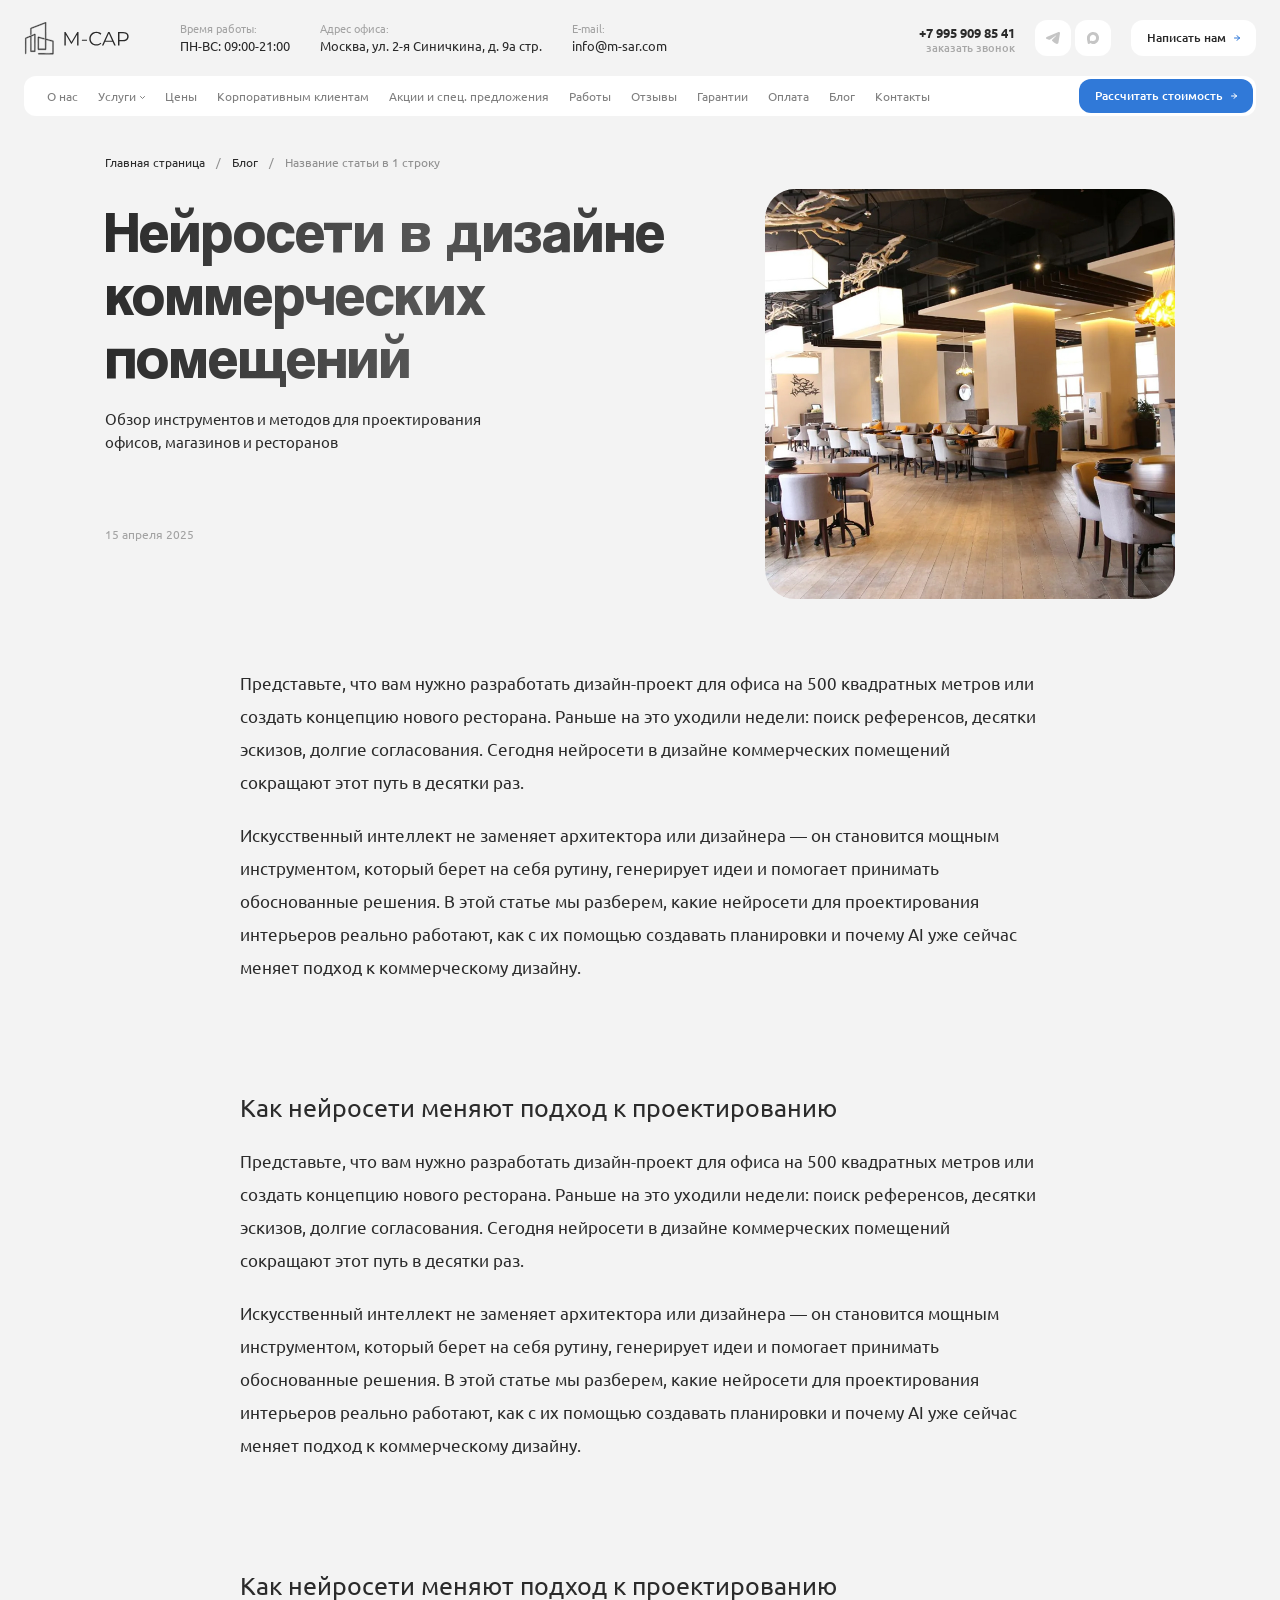
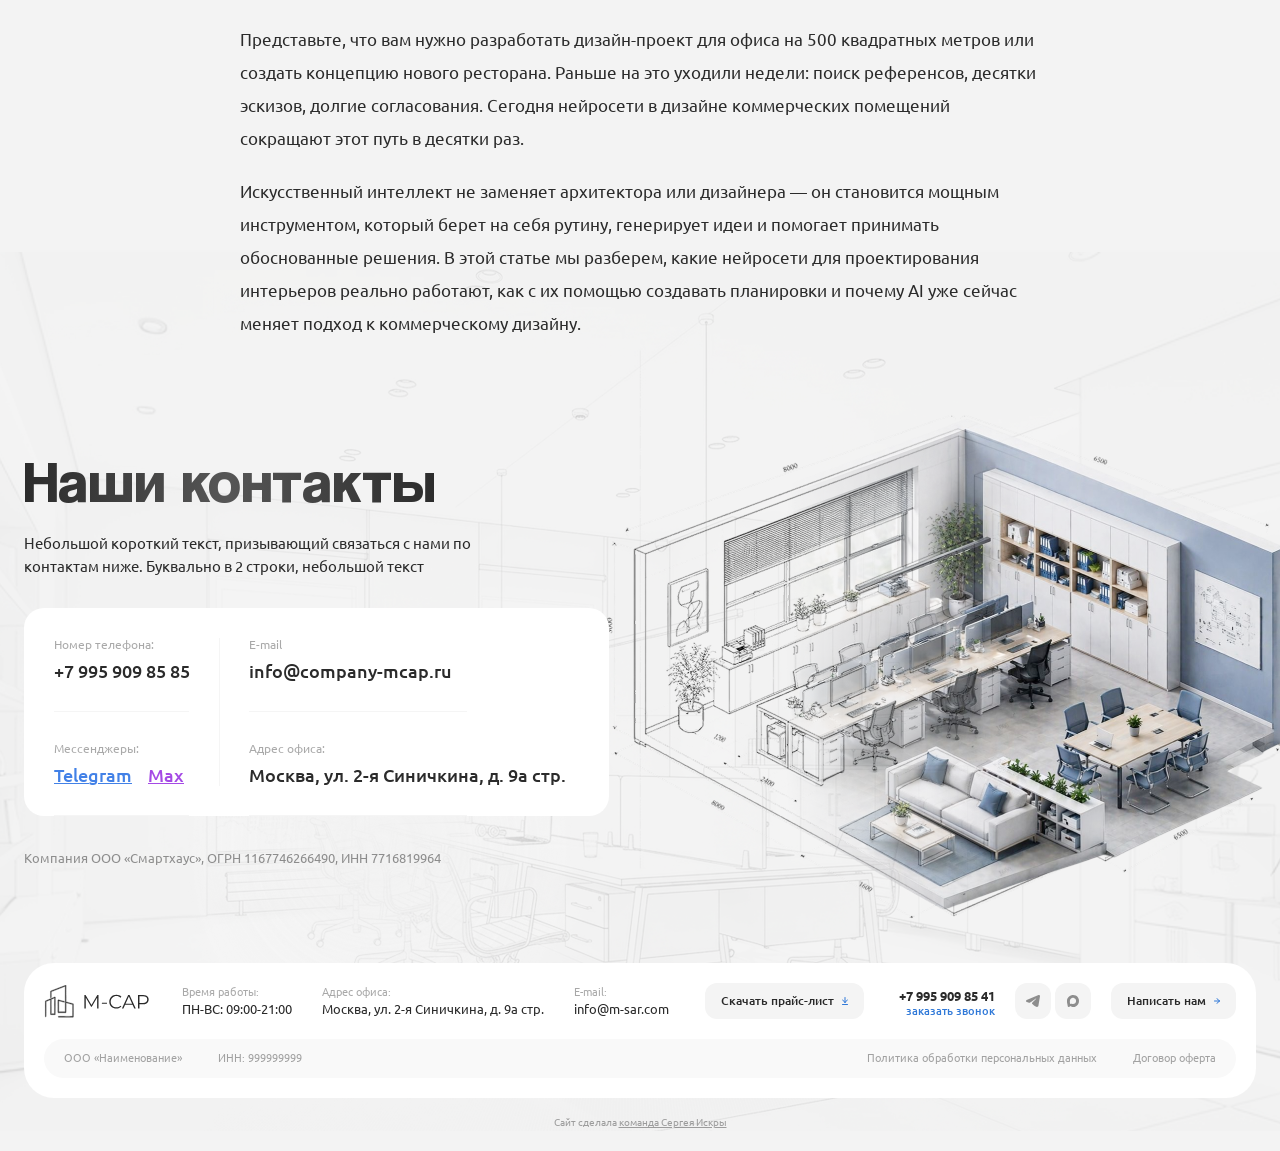
<file: article.html>
<!DOCTYPE html>
<html lang="ru">
	<head>
		<meta http-equiv="Content-Type" content="text/html; charset=utf-8">

		<!-- Adapting the page for mobile devices -->
		<meta name="viewport" content="width=device-width, initial-scale=1, maximum-scale=1">

		<!-- Prohibition of phone number recognition -->
		<meta name="format-detection" content="telephone=no">
		<meta name="SKYPE_TOOLBAR" content ="SKYPE_TOOLBAR_PARSER_COMPATIBLE">

		<!-- Page title -->
		<title>Заголовок страницы</title>

		<!-- Meta description -->
		<meta name="description" content="">

		<!-- Meta Keywords -->
		<meta name="keywords" content="">

		<!-- Changing the color of the mobile browser panel -->
		<meta name="msapplication-TileColor" content="#3079D8">
		<meta name="theme-color" content="#3079D8">

		<!-- Connecting style files -->
		<link rel="stylesheet" href="css/reset.css">
		<link rel="stylesheet" href="css/swiper-bundle.min.css">
		<link rel="stylesheet" href="css/swiper.css">
		<link rel="stylesheet" href="css/fancybox.css">
		<link rel="stylesheet" href="css/styles.css">
		<link rel="stylesheet" href="css/fonts.css">

		<link rel="stylesheet" href="css/response_1439.css" media="print, (max-width: 1439px)">
		<link rel="stylesheet" href="css/response_1279.css" media="print, (max-width: 1279px)">
		<link rel="stylesheet" href="css/response_1023.css" media="print, (max-width: 1023px)">
		<link rel="stylesheet" href="css/response_767.css" media="print, (max-width: 767px)">
	</head>

	<body>
		<div class="wrap">
			<div class="main">
				<header>
					<div class="cont">
						<div class="data">
							<a href="/" class="logo">
								<img src="images/logo.svg" alt="">
							</a>

							<div class="work_time">
								<div class="label">Время работы:</div>

								<div class="val">ПН-ВС: 09:00-21:00</div>
							</div>

							<div class="location">
								<div class="label">Адрес офиса:</div>

								<div class="val">Москва, ул. 2-я Синичкина, д. 9а стр.</div>
							</div>

							<div class="email">
								<div class="label">E-mail:</div>

								<div class="val">
									<a href="mailto:info@m-sar.com">info@m-sar.com</a>
								</div>
							</div>

							<div class="phone">
								<div><a href="tel:+7 995 909 85 41">+7 995 909 85 41</a></div>

								<button class="callback_btn">заказать звонок</button>
							</div>

							<div class="messengers">
								<a href="/" target="_blank" rel="noopener nofollow" class="tg_link">
									<svg class="icon"><use xlink:href="images/sprite.svg#ic_tg"></use></svg>
								</a>

								<a href="/" target="_blank" rel="noopener nofollow" class="max_link">
									<svg class="icon"><use xlink:href="images/sprite.svg#ic_max"></use></svg>
								</a>
							</div>

							<button class="feedback_btn modal_btn" data-modal="feedback_modal">
								<span>Написать нам</span>

								<svg class="icon"><use xlink:href="images/sprite.svg#ic_arrow_hor"></use></svg>
							</button>
						</div>

						<div class="bottom">
							<nav class="menu">
								<div class="item">
									<a href="/">
										<span>О нас</span>
									</a>
								</div>

								<div class="item">
									<a href="/" class="sub_link">
										<span>Услуги</span>

										<svg class="arr"><use xlink:href="images/sprite.svg#ic_arr_ver"></use></svg>
									</a>

									<div class="sub">
										<div><a href="/">Ремонт офисов</a></div>

										<div><a href="/">Ремонт кафе и ресторанов</a></div>

										<div><a href="/">Ремонт магазинов</a></div>

										<div><a href="/">Ремонт аптек</a></div>

										<div><a href="/">Ремонт торговых центров</a></div>

										<div><a href="/">Ремонт банков</a></div>

										<div><a href="/">Ремонт производственных помещений</a></div>

										<div><a href="/">Ремонт гостиниц</a></div>

										<div><a href="/">Ремонт медицинских учреждений</a></div>

										<div><a href="/">Ремонт салонов красоты</a></div>
									</div>
								</div>

								<div class="item">
									<a href="/">
										<span>Цены</span>
									</a>
								</div>

								<div class="item">
									<a href="/">
										<span>Корпоративным клиентам</span>
									</a>
								</div>

								<div class="item">
									<a href="/">
										<span>Акции и спец. предложения</span>
									</a>
								</div>

								<div class="item">
									<a href="/">
										<span>Работы</span>
									</a>
								</div>

								<div class="item">
									<a href="/">
										<span>Отзывы</span>
									</a>
								</div>

								<div class="item">
									<a href="/">
										<span>Гарантии</span>
									</a>
								</div>

								<div class="item">
									<a href="/">
										<span>Оплата</span>
									</a>
								</div>

								<div class="item">
									<a href="/">
										<span>Блог</span>
									</a>
								</div>

								<div class="item">
									<a href="/">
										<span>Контакты</span>
									</a>
								</div>
							</nav>

							<a href="/" class="calc_link">
								<span>Рассчитать стоимость</span>

								<svg class="icon"><use xlink:href="images/sprite.svg#ic_arrow_hor"></use></svg>
							</a>
						</div>
					</div>
				</header>


				<section class="mob_header">
					<div class="cont">
						<a href="/" class="logo">
							<img src="images/logo.svg" alt="">
						</a>

						<div class="messengers">
							<a href="/" target="_blank" rel="noopener nofollow" class="tg_link">
								<svg class="icon"><use xlink:href="images/sprite.svg#ic_tg"></use></svg>
							</a>

							<a href="/" target="_blank" rel="noopener nofollow" class="max_link">
								<svg class="icon"><use xlink:href="images/sprite.svg#ic_max"></use></svg>
							</a>
						</div>

						<button class="mob_menu_btn">
							<svg class="icon"><use xlink:href="images/sprite.svg#ic_menu"></use></svg>
						</button>
					</div>
				</section>


				<section class="mob_menu">
					<div class="data">
						<button class="close_btn">
							<svg class="icon"><use xlink:href="images/sprite.svg#ic_close"></use></svg>
						</button>

						<div class="scroll">
							<div class="work_time">
								<div class="label">Время работы:</div>

								<div class="val">ПН-ВС: 09:00-21:00</div>
							</div>

							<div class="location">
								<div class="label">Адрес офиса:</div>

								<div class="val">Москва, ул. 2-я Синичкина, д. 9а стр.</div>
							</div>

							<div class="email">
								<div class="label">E-mail:</div>

								<div class="val">
									<a href="mailto:info@m-sar.com">info@m-sar.com</a>
								</div>
							</div>

							<div class="contacts">
								<div class="phone">
									<div><a href="tel:+7 995 909 85 41">+7 995 909 85 41</a></div>

									<button class="callback_btn">заказать звонок</button>
								</div>

								<div class="messengers">
									<a href="/" target="_blank" rel="noopener nofollow" class="tg_link">
										<svg class="icon"><use xlink:href="images/sprite.svg#ic_tg"></use></svg>
									</a>

									<a href="/" target="_blank" rel="noopener nofollow" class="max_link">
										<svg class="icon"><use xlink:href="images/sprite.svg#ic_max"></use></svg>
									</a>
								</div>
							</div>

							<div class="btns">
								<button class="feedback_btn">
									<span>Написать нам</span>

									<svg class="icon"><use xlink:href="images/sprite.svg#ic_arrow_hor"></use></svg>
								</button>

								<a href="/" class="download_btn" download>
									<span>Прайс-лист</span>

									<svg class="icon"><use xlink:href="images/sprite.svg#ic_download"></use></svg>
								</a>
							</div>

							<div class="menu">
								<div class="item">
									<a href="/">
										<span>О нас</span>
									</a>
								</div>

								<div class="item">
									<a href="/" class="sub_link">
										<span>Услуги</span>

										<svg class="arr"><use xlink:href="images/sprite.svg#ic_arr_ver"></use></svg>
									</a>

									<div class="sub">
										<div class="list">
											<div><a href="/">Ремонт офисов</a></div>

											<div><a href="/">Ремонт кафе и ресторанов</a></div>

											<div><a href="/">Ремонт магазинов</a></div>

											<div><a href="/">Ремонт аптек</a></div>

											<div><a href="/">Ремонт торговых центров</a></div>

											<div><a href="/">Ремонт банков</a></div>

											<div><a href="/">Ремонт производственных помещений</a></div>

											<div><a href="/">Ремонт гостиниц</a></div>

											<div><a href="/">Ремонт медицинских учреждений</a></div>

											<div><a href="/">Ремонт салонов красоты</a></div>
										</div>
									</div>
								</div>

								<div class="item">
									<a href="/">
										<span>Цены</span>
									</a>
								</div>

								<div class="item">
									<a href="/">
										<span>Корпоративным клиентам</span>
									</a>
								</div>

								<div class="item">
									<a href="/">
										<span>Акции и спец. предложения</span>
									</a>
								</div>

								<div class="item">
									<a href="/">
										<span>Работы</span>
									</a>
								</div>

								<div class="item">
									<a href="/">
										<span>Отзывы</span>
									</a>
								</div>

								<div class="item">
									<a href="/">
										<span>Гарантии</span>
									</a>
								</div>

								<div class="item">
									<a href="/">
										<span>Оплата</span>
									</a>
								</div>

								<div class="item">
									<a href="/">
										<span>Блог</span>
									</a>
								</div>

								<div class="item">
									<a href="/">
										<span>Контакты</span>
									</a>
								</div>
							</div>
						</div>
					</div>
				</section>


				<section class="page_head s_m">
					<div class="cont s_w">
						<div class="breadcrumbs">
							<a href="/">Главная страница</a>

							<span class="sep">/</span>

							<a href="/">Блог</a>

							<span class="sep">/</span>

							<span class="current">Название статьи в 1 строку</span>
						</div>
					</div>
				</section>


				<section class="article_page block">
					<div class="cont s_w">
						<div class="head">
							<div class="info">
								<h1 class="title text_gradient">Нейросети в дизайне коммерческих помещений</h1>

								<div class="desc text_block">
									<p>Обзор инструментов и методов для проектирования офисов, магазинов и ресторанов</p>
								</div>

								<div class="date">15 апреля 2025</div>
							</div>

							<picture class="image">
								<img src="images/tmp/article_img.jpg" alt="" loading="lazy" class="cover">
							</picture>
						</div>

						<div class="data">
							<div class="text_block">
								<p>Представьте, что вам нужно разработать дизайн-проект для офиса на 500 квадратных метров или создать концепцию нового ресторана. Раньше на это уходили недели: поиск референсов, десятки эскизов, долгие согласования. Сегодня нейросети в дизайне коммерческих помещений сокращают этот путь в десятки раз.</p>

								<p>Искусственный интеллект не заменяет архитектора или дизайнера — он становится мощным инструментом, который берет на себя рутину, генерирует идеи и помогает принимать обоснованные решения. В этой статье мы разберем, какие нейросети для проектирования интерьеров реально работают, как с их помощью создавать планировки и почему AI уже сейчас меняет подход к коммерческому дизайну.</p>

								<h2>Как нейросети меняют подход к проектированию</h2>

								<p>Представьте, что вам нужно разработать дизайн-проект для офиса на 500 квадратных метров или создать концепцию нового ресторана. Раньше на это уходили недели: поиск референсов, десятки эскизов, долгие согласования. Сегодня нейросети в дизайне коммерческих помещений сокращают этот путь в десятки раз.</p>

								<p>Искусственный интеллект не заменяет архитектора или дизайнера — он становится мощным инструментом, который берет на себя рутину, генерирует идеи и помогает принимать обоснованные решения. В этой статье мы разберем, какие нейросети для проектирования интерьеров реально работают, как с их помощью создавать планировки и почему AI уже сейчас меняет подход к коммерческому дизайну.</p>

								<h2>Как нейросети меняют подход к проектированию</h2>

								<p>Представьте, что вам нужно разработать дизайн-проект для офиса на 500 квадратных метров или создать концепцию нового ресторана. Раньше на это уходили недели: поиск референсов, десятки эскизов, долгие согласования. Сегодня нейросети в дизайне коммерческих помещений сокращают этот путь в десятки раз.</p>

								<p>Искусственный интеллект не заменяет архитектора или дизайнера — он становится мощным инструментом, который берет на себя рутину, генерирует идеи и помогает принимать обоснованные решения. В этой статье мы разберем, какие нейросети для проектирования интерьеров реально работают, как с их помощью создавать планировки и почему AI уже сейчас меняет подход к коммерческому дизайну.</p>
							</div>
						</div>
					</div>
				</section>


				<section class="contacts_block">
					<div class="cont">
						<div class="block_head">
							<div class="title text_gradient">Наши контакты</div>

							<div class="desc text_block">
								<p>Небольшой короткий текст, призывающий связаться с нами по контактам ниже. Буквально в 2 строки, небольшой текст</p>
							</div>
						</div>

						<div class="data">
							<div class="grid_row">
								<div class="item">
									<div class="label">Номер телефона:</div>

									<div class="val">
										<div><a href="tel:+7 995 909 85 85">+7 995 909 85 85</a></div>
									</div>
								</div>

								<div class="item">
									<div class="label">E-mail</div>

									<div class="val">
										<div><a href="mailto:info@company-mcap.ru">info@company-mcap.ru</a></div>
									</div>
								</div>

								<div class="item messengers">
									<div class="label">Мессенджеры:</div>

									<div class="val">
										<div><a href="/" class="tg_link" rel="noopener nofollow">Telegram</a></div>

										<div><a href="/" class="max_link" rel="noopener nofollow">Max</a></div>
									</div>
								</div>

								<div class="item">
									<div class="label">Адрес офиса:</div>

									<div class="val">
										<div>Москва, ул. 2-я Синичкина, д. 9а стр.</div>
									</div>
								</div>
							</div>
						</div>

						<div class="requisites">Компания ООО «Смартхаус»,<br> ОГРН 1167746266490,<br> ИНН 7716819964</div>
					</div>

					<picture class="image">
						<img src="images/contacts_block_image.png" alt="" loading="lazy">
					</picture>

					<picture class="bg">
						<img src="images/bg_contacts_block.png" alt="" loading="lazy">
					</picture>
				</section>
			</div>


			<footer>
				<div class="cont">
					<div class="data">
						<div class="logo">
							<img src="images/logo.svg" alt="">
						</div>

						<div class="info">
							<div class="work_time">
								<div class="label">Время работы:</div>

								<div class="val">ПН-ВС: 09:00-21:00</div>
							</div>

							<div class="location">
								<div class="label">Адрес офиса:</div>

								<div class="val">Москва, ул. 2-я Синичкина, д. 9а стр.</div>
							</div>

							<div class="email">
								<div class="label">E-mail:</div>

								<div class="val">
									<a href="mailto:info@m-sar.com">info@m-sar.com</a>
								</div>
							</div>
						</div>

						<a href="/" class="download_btn" download>
							<span>Скачать прайс-лист</span>

							<svg class="icon"><use xlink:href="images/sprite.svg#ic_download"></use></svg>
						</a>

						<div class="phone">
							<div><a href="tel:+7 995 909 85 41">+7 995 909 85 41</a></div>

							<button class="callback_btn">заказать звонок</button>
						</div>

						<div class="messengers">
							<a href="/" target="_blank" rel="noopener nofollow" class="tg_link">
								<svg class="icon"><use xlink:href="images/sprite.svg#ic_tg"></use></svg>
							</a>

							<a href="/" target="_blank" rel="noopener nofollow" class="max_link">
								<svg class="icon"><use xlink:href="images/sprite.svg#ic_max"></use></svg>
							</a>
						</div>

						<button class="feedback_btn">
							<span>Написать нам</span>

							<svg class="icon"><use xlink:href="images/sprite.svg#ic_arrow_hor"></use></svg>
						</button>

						<div class="bottom">
							<div class="requisites">
								<div>ООО «Наименование»</div>
								<div>ИНН: 999999999</div>
							</div>

							<div class="links">
								<div><a href="/">Политика обработки персональных данных</a></div>

								<div><a href="/">Договор оферта</a></div>
							</div>
						</div>
					</div>

					<div class="creator">
						Сайт сделала <a href="/" target="_blank" rel="noopener nofollow">команда Сергея Искры</a>
					</div>
				</div>
			</footer>


			<div class="overlay"></div>
		</div>


		<section class="modal" id="feedback_modal">
			<div class="title text_gradient">Написать нам</div>

			<div class="desc">Оставьте свое сообщение нам, и мы свяжемся<br> с вами в самое ближайшее время</div>

			<form action="" class="form">
				<div class="line">
					<div class="field">
						<textarea name="" placeholder="Ваш вопрос"></textarea>
					</div>
				</div>

				<div class="line">
					<div class="field">
						<input type="tel" name="" value="" class="input" placeholder="Номер телефона">
					</div>
				</div>

				<div class="line agree">
					<div class="field">
						<label class="checkbox">
							<input type="checkbox" name="agree">

							<div class="check">
								<svg class="icon"><use xlink:href="images/sprite.svg#ic_check"></use></svg>
							</div>

							<div>Я согласен на <a href="/" target="_blank">обработку персональных данных</a></div>
						</label>
					</div>
				</div>

				<div class="submit">
					<button type="submit" class="submit_btn">
						<span>Отправить заявку</span>

						<svg class="icon"><use xlink:href="images/sprite.svg#ic_arrow_hor"></use></svg>
					</button>
				</div>
			</form>
		</section>


		<section class="modal success" id="success_modal">
			<div class="icon">
				<svg><use xlink:href="images/sprite.svg#ic_check"></use></svg>
			</div>

			<div class="title text_gradient">Заявка отправлена</div>

			<div class="desc">Мы свяжемся с вами в течение дня</div>
		</section>


		<!-- Connecting javascript files -->
		<script src="js/jquery-3.7.1.min.js"></script>
		<script src="js/functions.js"></script>
		<script src="js/swiper-bundle.min.js"></script>
		<script src="js/fancybox.js"></script>
		<script src="js/imask.js"></script>
		<script src="js/scripts.js"></script>
	</body>
</html>
</file>
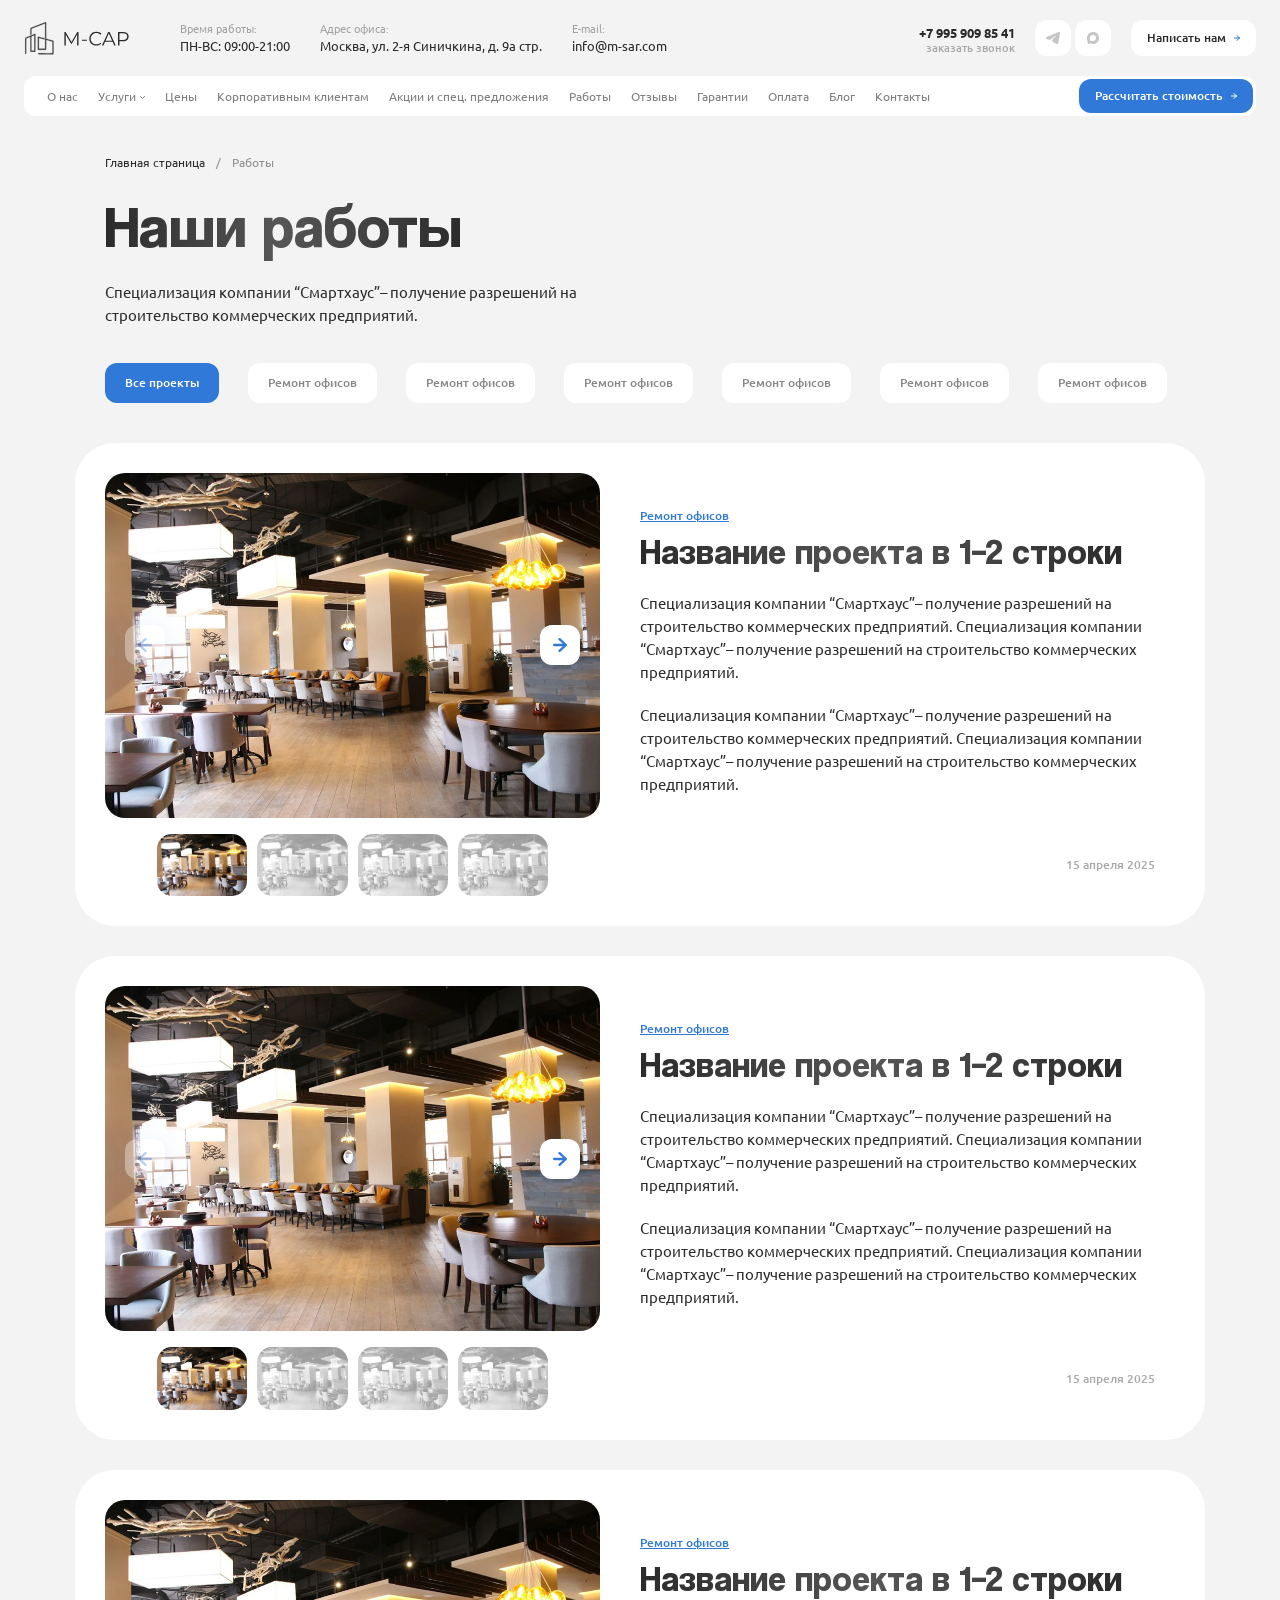
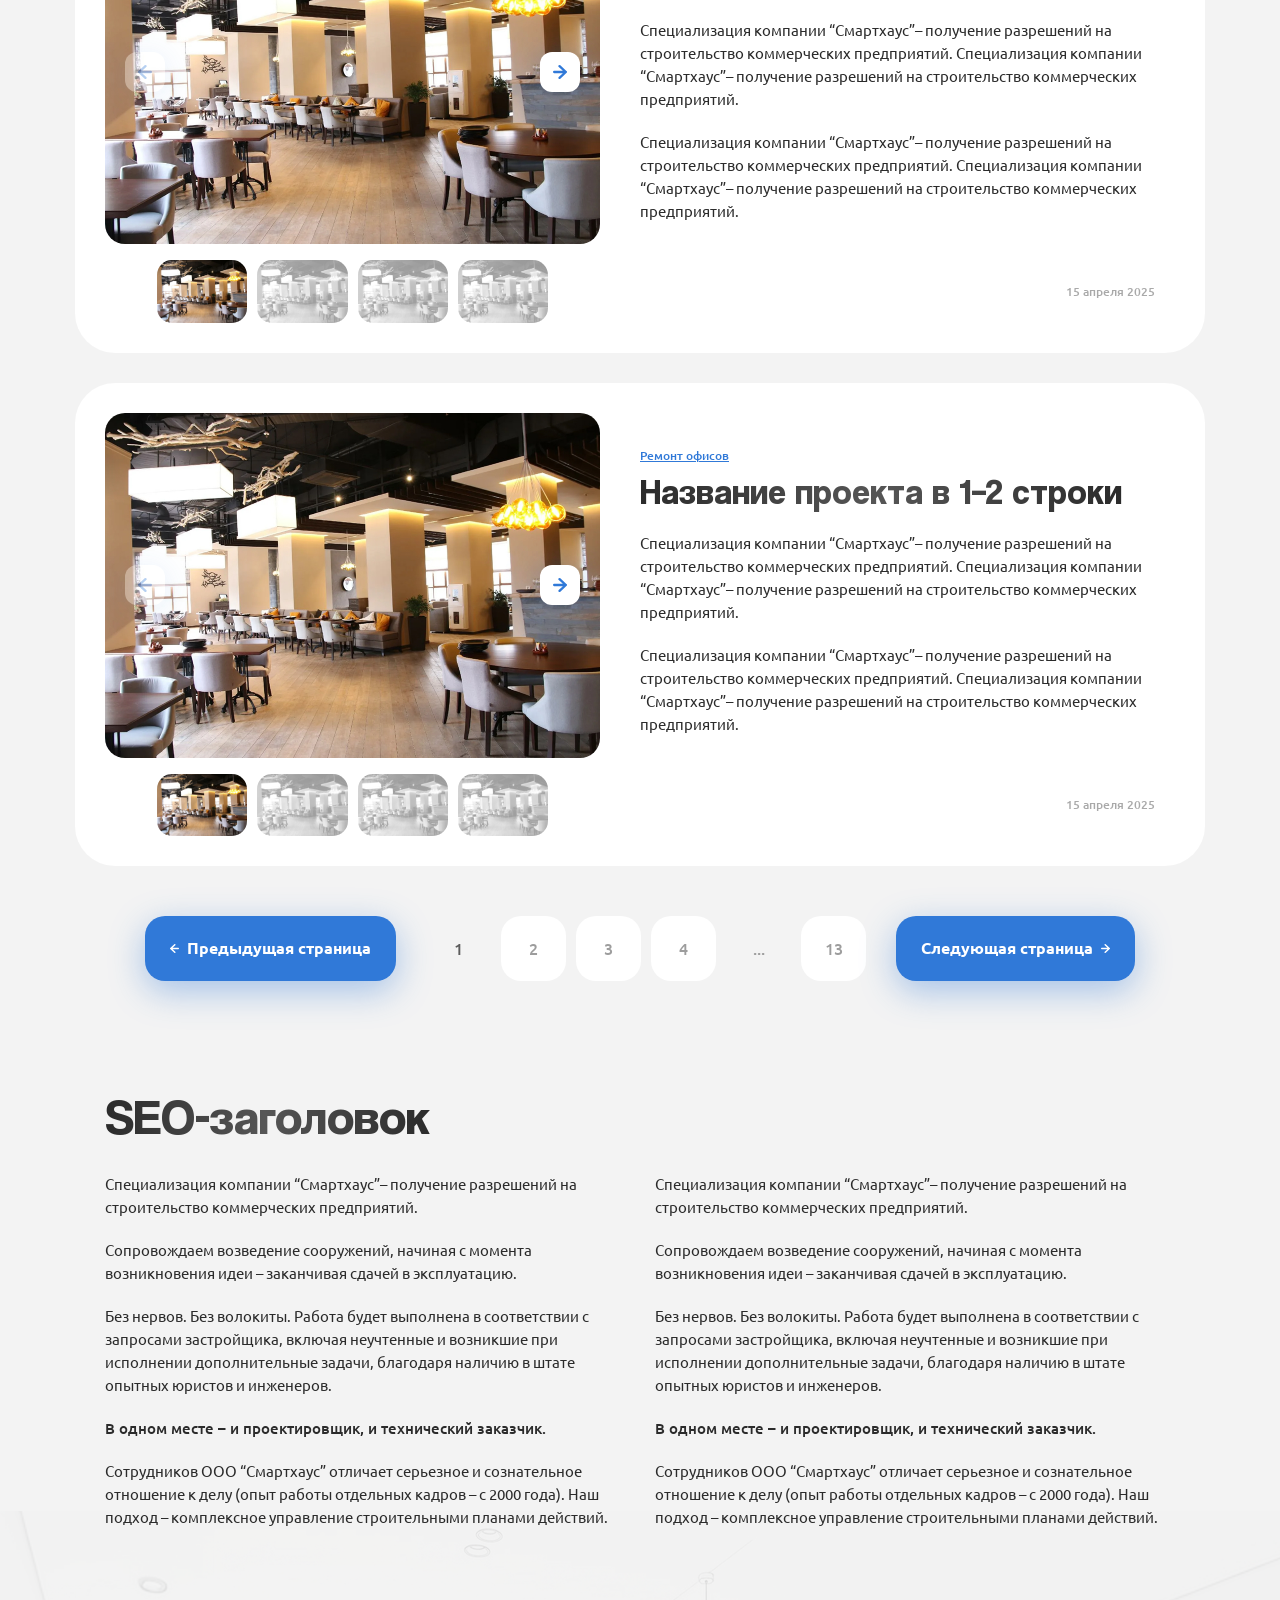
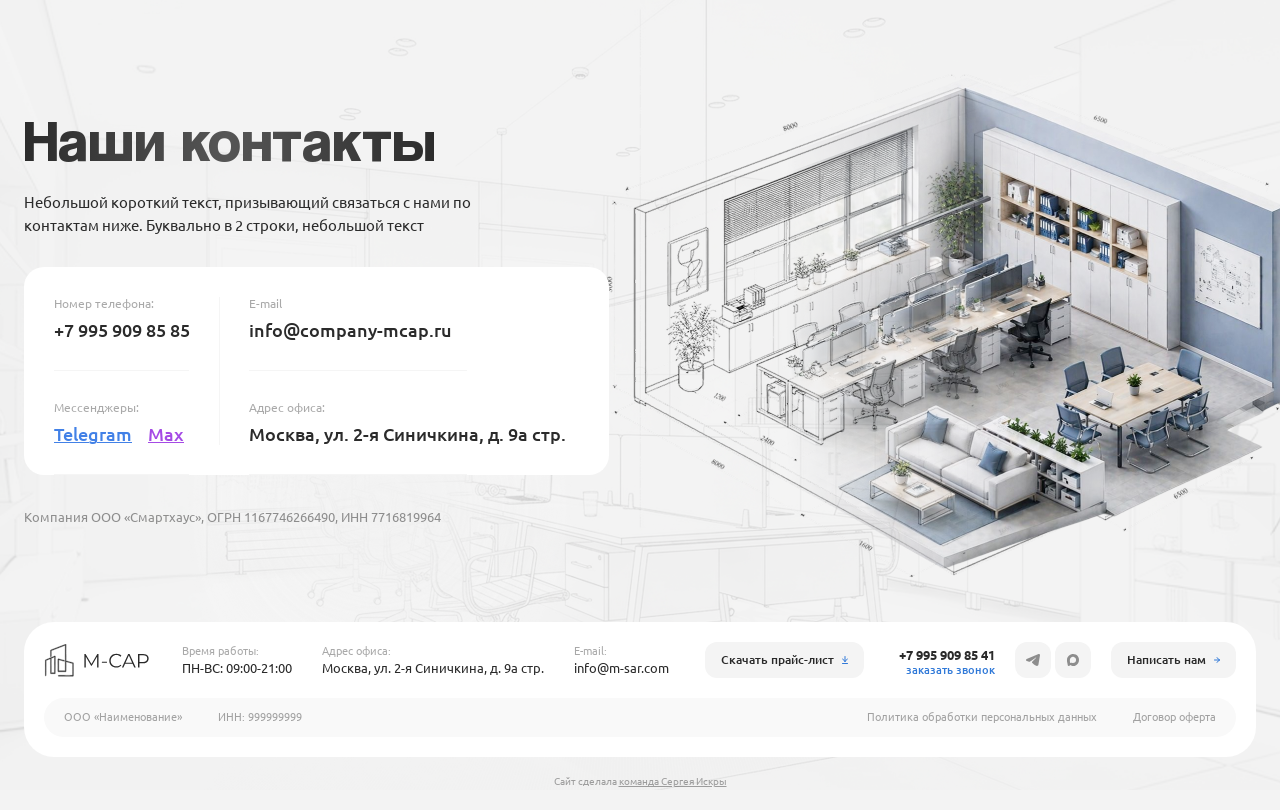
<file: cases.html>
<!DOCTYPE html>
<html lang="ru">
	<head>
		<meta http-equiv="Content-Type" content="text/html; charset=utf-8">

		<!-- Adapting the page for mobile devices -->
		<meta name="viewport" content="width=device-width, initial-scale=1, maximum-scale=1">

		<!-- Prohibition of phone number recognition -->
		<meta name="format-detection" content="telephone=no">
		<meta name="SKYPE_TOOLBAR" content ="SKYPE_TOOLBAR_PARSER_COMPATIBLE">

		<!-- Page title -->
		<title>Заголовок страницы</title>

		<!-- Meta description -->
		<meta name="description" content="">

		<!-- Meta Keywords -->
		<meta name="keywords" content="">

		<!-- Changing the color of the mobile browser panel -->
		<meta name="msapplication-TileColor" content="#3079D8">
		<meta name="theme-color" content="#3079D8">

		<!-- Connecting style files -->
		<link rel="stylesheet" href="css/reset.css">
		<link rel="stylesheet" href="css/swiper-bundle.min.css">
		<link rel="stylesheet" href="css/swiper.css">
		<link rel="stylesheet" href="css/fancybox.css">
		<link rel="stylesheet" href="css/styles.css">
		<link rel="stylesheet" href="css/fonts.css">

		<link rel="stylesheet" href="css/response_1439.css" media="print, (max-width: 1439px)">
		<link rel="stylesheet" href="css/response_1279.css" media="print, (max-width: 1279px)">
		<link rel="stylesheet" href="css/response_1023.css" media="print, (max-width: 1023px)">
		<link rel="stylesheet" href="css/response_767.css" media="print, (max-width: 767px)">
	</head>

	<body>
		<div class="wrap">
			<div class="main">
				<header>
					<div class="cont">
						<div class="data">
							<a href="/" class="logo">
								<img src="images/logo.svg" alt="">
							</a>

							<div class="work_time">
								<div class="label">Время работы:</div>

								<div class="val">ПН-ВС: 09:00-21:00</div>
							</div>

							<div class="location">
								<div class="label">Адрес офиса:</div>

								<div class="val">Москва, ул. 2-я Синичкина, д. 9а стр.</div>
							</div>

							<div class="email">
								<div class="label">E-mail:</div>

								<div class="val">
									<a href="mailto:info@m-sar.com">info@m-sar.com</a>
								</div>
							</div>

							<div class="phone">
								<div><a href="tel:+7 995 909 85 41">+7 995 909 85 41</a></div>

								<button class="callback_btn">заказать звонок</button>
							</div>

							<div class="messengers">
								<a href="/" target="_blank" rel="noopener nofollow" class="tg_link">
									<svg class="icon"><use xlink:href="images/sprite.svg#ic_tg"></use></svg>
								</a>

								<a href="/" target="_blank" rel="noopener nofollow" class="max_link">
									<svg class="icon"><use xlink:href="images/sprite.svg#ic_max"></use></svg>
								</a>
							</div>

							<button class="feedback_btn modal_btn" data-modal="feedback_modal">
								<span>Написать нам</span>

								<svg class="icon"><use xlink:href="images/sprite.svg#ic_arrow_hor"></use></svg>
							</button>
						</div>

						<div class="bottom">
							<nav class="menu">
								<div class="item">
									<a href="/">
										<span>О нас</span>
									</a>
								</div>

								<div class="item">
									<a href="/" class="sub_link">
										<span>Услуги</span>

										<svg class="arr"><use xlink:href="images/sprite.svg#ic_arr_ver"></use></svg>
									</a>

									<div class="sub">
										<div><a href="/">Ремонт офисов</a></div>

										<div><a href="/">Ремонт кафе и ресторанов</a></div>

										<div><a href="/">Ремонт магазинов</a></div>

										<div><a href="/">Ремонт аптек</a></div>

										<div><a href="/">Ремонт торговых центров</a></div>

										<div><a href="/">Ремонт банков</a></div>

										<div><a href="/">Ремонт производственных помещений</a></div>

										<div><a href="/">Ремонт гостиниц</a></div>

										<div><a href="/">Ремонт медицинских учреждений</a></div>

										<div><a href="/">Ремонт салонов красоты</a></div>
									</div>
								</div>

								<div class="item">
									<a href="/">
										<span>Цены</span>
									</a>
								</div>

								<div class="item">
									<a href="/">
										<span>Корпоративным клиентам</span>
									</a>
								</div>

								<div class="item">
									<a href="/">
										<span>Акции и спец. предложения</span>
									</a>
								</div>

								<div class="item">
									<a href="/">
										<span>Работы</span>
									</a>
								</div>

								<div class="item">
									<a href="/">
										<span>Отзывы</span>
									</a>
								</div>

								<div class="item">
									<a href="/">
										<span>Гарантии</span>
									</a>
								</div>

								<div class="item">
									<a href="/">
										<span>Оплата</span>
									</a>
								</div>

								<div class="item">
									<a href="/">
										<span>Блог</span>
									</a>
								</div>

								<div class="item">
									<a href="/">
										<span>Контакты</span>
									</a>
								</div>
							</nav>

							<a href="/" class="calc_link">
								<span>Рассчитать стоимость</span>

								<svg class="icon"><use xlink:href="images/sprite.svg#ic_arrow_hor"></use></svg>
							</a>
						</div>
					</div>
				</header>


				<section class="mob_header">
					<div class="cont">
						<a href="/" class="logo">
							<img src="images/logo.svg" alt="">
						</a>

						<div class="messengers">
							<a href="/" target="_blank" rel="noopener nofollow" class="tg_link">
								<svg class="icon"><use xlink:href="images/sprite.svg#ic_tg"></use></svg>
							</a>

							<a href="/" target="_blank" rel="noopener nofollow" class="max_link">
								<svg class="icon"><use xlink:href="images/sprite.svg#ic_max"></use></svg>
							</a>
						</div>

						<button class="mob_menu_btn">
							<svg class="icon"><use xlink:href="images/sprite.svg#ic_menu"></use></svg>
						</button>
					</div>
				</section>


				<section class="mob_menu">
					<div class="data">
						<button class="close_btn">
							<svg class="icon"><use xlink:href="images/sprite.svg#ic_close"></use></svg>
						</button>

						<div class="scroll">
							<div class="work_time">
								<div class="label">Время работы:</div>

								<div class="val">ПН-ВС: 09:00-21:00</div>
							</div>

							<div class="location">
								<div class="label">Адрес офиса:</div>

								<div class="val">Москва, ул. 2-я Синичкина, д. 9а стр.</div>
							</div>

							<div class="email">
								<div class="label">E-mail:</div>

								<div class="val">
									<a href="mailto:info@m-sar.com">info@m-sar.com</a>
								</div>
							</div>

							<div class="contacts">
								<div class="phone">
									<div><a href="tel:+7 995 909 85 41">+7 995 909 85 41</a></div>

									<button class="callback_btn">заказать звонок</button>
								</div>

								<div class="messengers">
									<a href="/" target="_blank" rel="noopener nofollow" class="tg_link">
										<svg class="icon"><use xlink:href="images/sprite.svg#ic_tg"></use></svg>
									</a>

									<a href="/" target="_blank" rel="noopener nofollow" class="max_link">
										<svg class="icon"><use xlink:href="images/sprite.svg#ic_max"></use></svg>
									</a>
								</div>
							</div>

							<div class="btns">
								<button class="feedback_btn">
									<span>Написать нам</span>

									<svg class="icon"><use xlink:href="images/sprite.svg#ic_arrow_hor"></use></svg>
								</button>

								<a href="/" class="download_btn" download>
									<span>Прайс-лист</span>

									<svg class="icon"><use xlink:href="images/sprite.svg#ic_download"></use></svg>
								</a>
							</div>

							<div class="menu">
								<div class="item">
									<a href="/">
										<span>О нас</span>
									</a>
								</div>

								<div class="item">
									<a href="/" class="sub_link">
										<span>Услуги</span>

										<svg class="arr"><use xlink:href="images/sprite.svg#ic_arr_ver"></use></svg>
									</a>

									<div class="sub">
										<div class="list">
											<div><a href="/">Ремонт офисов</a></div>

											<div><a href="/">Ремонт кафе и ресторанов</a></div>

											<div><a href="/">Ремонт магазинов</a></div>

											<div><a href="/">Ремонт аптек</a></div>

											<div><a href="/">Ремонт торговых центров</a></div>

											<div><a href="/">Ремонт банков</a></div>

											<div><a href="/">Ремонт производственных помещений</a></div>

											<div><a href="/">Ремонт гостиниц</a></div>

											<div><a href="/">Ремонт медицинских учреждений</a></div>

											<div><a href="/">Ремонт салонов красоты</a></div>
										</div>
									</div>
								</div>

								<div class="item">
									<a href="/">
										<span>Цены</span>
									</a>
								</div>

								<div class="item">
									<a href="/">
										<span>Корпоративным клиентам</span>
									</a>
								</div>

								<div class="item">
									<a href="/">
										<span>Акции и спец. предложения</span>
									</a>
								</div>

								<div class="item">
									<a href="/">
										<span>Работы</span>
									</a>
								</div>

								<div class="item">
									<a href="/">
										<span>Отзывы</span>
									</a>
								</div>

								<div class="item">
									<a href="/">
										<span>Гарантии</span>
									</a>
								</div>

								<div class="item">
									<a href="/">
										<span>Оплата</span>
									</a>
								</div>

								<div class="item">
									<a href="/">
										<span>Блог</span>
									</a>
								</div>

								<div class="item">
									<a href="/">
										<span>Контакты</span>
									</a>
								</div>
							</div>
						</div>
					</div>
				</section>


				<section class="page_head s_m">
					<div class="cont s_w">
						<div class="breadcrumbs">
							<a href="/">Главная страница</a>

							<span class="sep">/</span>

							<span class="current">Работы</span>
						</div>

						<h1 class="page_title text_gradient">Наши работы</h1>

						<div class="page_desc text_block">
							<p>Специализация компании “Смартхаус”– получение разрешений на строительство коммерческих предприятий.</p>
						</div>
					</div>
				</section>


				<section class="cases block">
					<div class="cont s_w">
						<div class="categories">
							<div><a class="active">Все проекты</a></div>

							<div><a href="/">Ремонт офисов</a></div>

							<div><a href="/">Ремонт офисов</a></div>

							<div><a href="/">Ремонт офисов</a></div>

							<div><a href="/">Ремонт офисов</a></div>

							<div><a href="/">Ремонт офисов</a></div>

							<div><a href="/">Ремонт офисов</a></div>
						</div>
					</div>

					<div class="cont m_w">
						<div class="list">
							<div class="case">
								<div class="images">
									<div class="big">
										<div class="swiper">
											<div class="swiper-wrapper">
												<div class="swiper-slide">
													<a href="images/tmp/case_thumb.jpg" class="image fancy_img" data-fancybox="case1">
														<picture class="thumb">
															<img src="images/tmp/case_thumb.jpg" alt="" loading="lazy" class="cover">
														</picture>
													</a>
												</div>

												<div class="swiper-slide">
													<a href="images/tmp/case_thumb.jpg" class="image fancy_img" data-fancybox="case1">
														<picture class="thumb">
															<img src="images/tmp/case_thumb.jpg" alt="" loading="lazy" class="cover">
														</picture>
													</a>
												</div>

												<div class="swiper-slide">
													<a href="images/tmp/case_thumb.jpg" class="image fancy_img" data-fancybox="case1">
														<picture class="thumb">
															<img src="images/tmp/case_thumb.jpg" alt="" loading="lazy" class="cover">
														</picture>
													</a>
												</div>

												<div class="swiper-slide">
													<a href="images/tmp/case_thumb.jpg" class="image fancy_img" data-fancybox="case1">
														<picture class="thumb">
															<img src="images/tmp/case_thumb.jpg" alt="" loading="lazy" class="cover">
														</picture>
													</a>
												</div>
											</div>

											<button class="swiper-button-prev">
												<svg class="icon"><use xlink:href="images/sprite.svg#ic_arrow_hor"></use></svg>
											</button>

											<button class="swiper-button-next">
												<svg class="icon"><use xlink:href="images/sprite.svg#ic_arrow_hor"></use></svg>
											</button>
										</div>
									</div>

									<div class="thumbs">
										<div class="swiper">
											<div class="swiper-wrapper">
												<div class="swiper-slide">
													<picture class="thumb">
														<img src="images/tmp/case_thumb.jpg" alt="" loading="lazy" class="cover">
													</picture>
												</div>

												<div class="swiper-slide">
													<picture class="thumb">
														<img src="images/tmp/case_thumb.jpg" alt="" loading="lazy" class="cover">
													</picture>
												</div>

												<div class="swiper-slide">
													<picture class="thumb">
														<img src="images/tmp/case_thumb.jpg" alt="" loading="lazy" class="cover">
													</picture>
												</div>

												<div class="swiper-slide">
													<picture class="thumb">
														<img src="images/tmp/case_thumb.jpg" alt="" loading="lazy" class="cover">
													</picture>
												</div>
											</div>
										</div>
									</div>
								</div>

								<div class="info">
									<div class="category">
										<a href="/">Ремонт офисов</a>
									</div>

									<div class="name text_gradient">Название проекта в 1–2 строки</div>

									<div class="desc text_block">
										<p>Специализация компании “Смартхаус”– получение разрешений на строительство коммерческих предприятий. Специализация компании “Смартхаус”– получение разрешений на строительство коммерческих предприятий.</p>

										<p>Специализация компании “Смартхаус”– получение разрешений на строительство коммерческих предприятий. Специализация компании “Смартхаус”– получение разрешений на строительство коммерческих предприятий.</p>
									</div>

									<div class="date">15 апреля 2025</div>
								</div>
							</div>

							<div class="case">
								<div class="images">
									<div class="big">
										<div class="swiper">
											<div class="swiper-wrapper">
												<div class="swiper-slide">
													<a href="images/tmp/case_thumb.jpg" class="image fancy_img" data-fancybox="case2">
														<picture class="thumb">
															<img src="images/tmp/case_thumb.jpg" alt="" loading="lazy" class="cover">
														</picture>
													</a>
												</div>

												<div class="swiper-slide">
													<a href="images/tmp/case_thumb.jpg" class="image fancy_img" data-fancybox="case2">
														<picture class="thumb">
															<img src="images/tmp/case_thumb.jpg" alt="" loading="lazy" class="cover">
														</picture>
													</a>
												</div>

												<div class="swiper-slide">
													<a href="images/tmp/case_thumb.jpg" class="image fancy_img" data-fancybox="case2">
														<picture class="thumb">
															<img src="images/tmp/case_thumb.jpg" alt="" loading="lazy" class="cover">
														</picture>
													</a>
												</div>

												<div class="swiper-slide">
													<a href="images/tmp/case_thumb.jpg" class="image fancy_img" data-fancybox="case2">
														<picture class="thumb">
															<img src="images/tmp/case_thumb.jpg" alt="" loading="lazy" class="cover">
														</picture>
													</a>
												</div>
											</div>

											<button class="swiper-button-prev">
												<svg class="icon"><use xlink:href="images/sprite.svg#ic_arrow_hor"></use></svg>
											</button>

											<button class="swiper-button-next">
												<svg class="icon"><use xlink:href="images/sprite.svg#ic_arrow_hor"></use></svg>
											</button>
										</div>
									</div>

									<div class="thumbs">
										<div class="swiper">
											<div class="swiper-wrapper">
												<div class="swiper-slide">
													<picture class="thumb">
														<img src="images/tmp/case_thumb.jpg" alt="" loading="lazy" class="cover">
													</picture>
												</div>

												<div class="swiper-slide">
													<picture class="thumb">
														<img src="images/tmp/case_thumb.jpg" alt="" loading="lazy" class="cover">
													</picture>
												</div>

												<div class="swiper-slide">
													<picture class="thumb">
														<img src="images/tmp/case_thumb.jpg" alt="" loading="lazy" class="cover">
													</picture>
												</div>

												<div class="swiper-slide">
													<picture class="thumb">
														<img src="images/tmp/case_thumb.jpg" alt="" loading="lazy" class="cover">
													</picture>
												</div>
											</div>
										</div>
									</div>
								</div>

								<div class="info">
									<div class="category">
										<a href="/">Ремонт офисов</a>
									</div>

									<div class="name text_gradient">Название проекта в 1–2 строки</div>

									<div class="desc text_block">
										<p>Специализация компании “Смартхаус”– получение разрешений на строительство коммерческих предприятий. Специализация компании “Смартхаус”– получение разрешений на строительство коммерческих предприятий.</p>

										<p>Специализация компании “Смартхаус”– получение разрешений на строительство коммерческих предприятий. Специализация компании “Смартхаус”– получение разрешений на строительство коммерческих предприятий.</p>
									</div>

									<div class="date">15 апреля 2025</div>
								</div>
							</div>

							<div class="case">
								<div class="images">
									<div class="big">
										<div class="swiper">
											<div class="swiper-wrapper">
												<div class="swiper-slide">
													<a href="images/tmp/case_thumb.jpg" class="image fancy_img" data-fancybox="case3">
														<picture class="thumb">
															<img src="images/tmp/case_thumb.jpg" alt="" loading="lazy" class="cover">
														</picture>
													</a>
												</div>

												<div class="swiper-slide">
													<a href="images/tmp/case_thumb.jpg" class="image fancy_img" data-fancybox="case3">
														<picture class="thumb">
															<img src="images/tmp/case_thumb.jpg" alt="" loading="lazy" class="cover">
														</picture>
													</a>
												</div>

												<div class="swiper-slide">
													<a href="images/tmp/case_thumb.jpg" class="image fancy_img" data-fancybox="case3">
														<picture class="thumb">
															<img src="images/tmp/case_thumb.jpg" alt="" loading="lazy" class="cover">
														</picture>
													</a>
												</div>

												<div class="swiper-slide">
													<a href="images/tmp/case_thumb.jpg" class="image fancy_img" data-fancybox="case3">
														<picture class="thumb">
															<img src="images/tmp/case_thumb.jpg" alt="" loading="lazy" class="cover">
														</picture>
													</a>
												</div>
											</div>

											<button class="swiper-button-prev">
												<svg class="icon"><use xlink:href="images/sprite.svg#ic_arrow_hor"></use></svg>
											</button>

											<button class="swiper-button-next">
												<svg class="icon"><use xlink:href="images/sprite.svg#ic_arrow_hor"></use></svg>
											</button>
										</div>
									</div>

									<div class="thumbs">
										<div class="swiper">
											<div class="swiper-wrapper">
												<div class="swiper-slide">
													<picture class="thumb">
														<img src="images/tmp/case_thumb.jpg" alt="" loading="lazy" class="cover">
													</picture>
												</div>

												<div class="swiper-slide">
													<picture class="thumb">
														<img src="images/tmp/case_thumb.jpg" alt="" loading="lazy" class="cover">
													</picture>
												</div>

												<div class="swiper-slide">
													<picture class="thumb">
														<img src="images/tmp/case_thumb.jpg" alt="" loading="lazy" class="cover">
													</picture>
												</div>

												<div class="swiper-slide">
													<picture class="thumb">
														<img src="images/tmp/case_thumb.jpg" alt="" loading="lazy" class="cover">
													</picture>
												</div>
											</div>
										</div>
									</div>
								</div>

								<div class="info">
									<div class="category">
										<a href="/">Ремонт офисов</a>
									</div>

									<div class="name text_gradient">Название проекта в 1–2 строки</div>

									<div class="desc text_block">
										<p>Специализация компании “Смартхаус”– получение разрешений на строительство коммерческих предприятий. Специализация компании “Смартхаус”– получение разрешений на строительство коммерческих предприятий.</p>

										<p>Специализация компании “Смартхаус”– получение разрешений на строительство коммерческих предприятий. Специализация компании “Смартхаус”– получение разрешений на строительство коммерческих предприятий.</p>
									</div>

									<div class="date">15 апреля 2025</div>
								</div>
							</div>

							<div class="case">
								<div class="images">
									<div class="big">
										<div class="swiper">
											<div class="swiper-wrapper">
												<div class="swiper-slide">
													<a href="images/tmp/case_thumb.jpg" class="image fancy_img" data-fancybox="case4">
														<picture class="thumb">
															<img src="images/tmp/case_thumb.jpg" alt="" loading="lazy" class="cover">
														</picture>
													</a>
												</div>

												<div class="swiper-slide">
													<a href="images/tmp/case_thumb.jpg" class="image fancy_img" data-fancybox="case4">
														<picture class="thumb">
															<img src="images/tmp/case_thumb.jpg" alt="" loading="lazy" class="cover">
														</picture>
													</a>
												</div>

												<div class="swiper-slide">
													<a href="images/tmp/case_thumb.jpg" class="image fancy_img" data-fancybox="case4">
														<picture class="thumb">
															<img src="images/tmp/case_thumb.jpg" alt="" loading="lazy" class="cover">
														</picture>
													</a>
												</div>

												<div class="swiper-slide">
													<a href="images/tmp/case_thumb.jpg" class="image fancy_img" data-fancybox="case4">
														<picture class="thumb">
															<img src="images/tmp/case_thumb.jpg" alt="" loading="lazy" class="cover">
														</picture>
													</a>
												</div>
											</div>

											<button class="swiper-button-prev">
												<svg class="icon"><use xlink:href="images/sprite.svg#ic_arrow_hor"></use></svg>
											</button>

											<button class="swiper-button-next">
												<svg class="icon"><use xlink:href="images/sprite.svg#ic_arrow_hor"></use></svg>
											</button>
										</div>
									</div>

									<div class="thumbs">
										<div class="swiper">
											<div class="swiper-wrapper">
												<div class="swiper-slide">
													<picture class="thumb">
														<img src="images/tmp/case_thumb.jpg" alt="" loading="lazy" class="cover">
													</picture>
												</div>

												<div class="swiper-slide">
													<picture class="thumb">
														<img src="images/tmp/case_thumb.jpg" alt="" loading="lazy" class="cover">
													</picture>
												</div>

												<div class="swiper-slide">
													<picture class="thumb">
														<img src="images/tmp/case_thumb.jpg" alt="" loading="lazy" class="cover">
													</picture>
												</div>

												<div class="swiper-slide">
													<picture class="thumb">
														<img src="images/tmp/case_thumb.jpg" alt="" loading="lazy" class="cover">
													</picture>
												</div>
											</div>
										</div>
									</div>
								</div>

								<div class="info">
									<div class="category">
										<a href="/">Ремонт офисов</a>
									</div>

									<div class="name text_gradient">Название проекта в 1–2 строки</div>

									<div class="desc text_block">
										<p>Специализация компании “Смартхаус”– получение разрешений на строительство коммерческих предприятий. Специализация компании “Смартхаус”– получение разрешений на строительство коммерческих предприятий.</p>

										<p>Специализация компании “Смартхаус”– получение разрешений на строительство коммерческих предприятий. Специализация компании “Смартхаус”– получение разрешений на строительство коммерческих предприятий.</p>
									</div>

									<div class="date">15 апреля 2025</div>
								</div>
							</div>
						</div>

						<div class="pagination">
							<a href="/" class="prev">
								<svg class="icon"><use xlink:href="images/sprite.svg#ic_arrow_hor"></use></svg>

								<span>Предыдущая<span class="mob_hide"> страница</span></span>
							</a>

							<a class="active">1</a>

							<a href="/">2</a>

							<a href="/">3</a>

							<a href="/" class="mob_hide">4</a>

							<div class="sep">...</div>

							<a href="/">13</a>

							<a href="/" class="next">
								<span>Следующая<span class="mob_hide"> страница</span></span>

								<svg class="icon"><use xlink:href="images/sprite.svg#ic_arrow_hor"></use></svg>
							</a>
						</div>
					</div>
				</section>


				<section class="seo_block block">
					<div class="cont s_w">
						<div class="block_head">
							<div class="title small text_gradient">SEO-заголовок</div>
						</div>

						<div class="text_block">
							<div class="grid_row">
								<div class="col">
									<p>Специализация компании “Смартхаус”– получение разрешений на строительство коммерческих предприятий.</p>

									<p>Сопровождаем возведение сооружений, начиная с момента возникновения идеи – заканчивая сдачей в эксплуатацию.</p>

									<p>Без нервов. Без волокиты. Работа будет выполнена в соответствии с запросами застройщика, включая неучтенные и возникшие при исполнении дополнительные задачи, благодаря наличию в штате опытных юристов и инженеров.</p>

									<p><b>В одном месте – и проектировщик, и технический заказчик.</b></p>

									<p>Сотрудников ООО “Смартхаус” отличает серьезное и сознательное отношение к делу (опыт работы отдельных кадров – с 2000 года). Наш подход – комплексное управление строительными планами действий.</p>
								</div>

								<div class="col">
									<p>Специализация компании “Смартхаус”– получение разрешений на строительство коммерческих предприятий.</p>

									<p>Сопровождаем возведение сооружений, начиная с момента возникновения идеи – заканчивая сдачей в эксплуатацию.</p>

									<p>Без нервов. Без волокиты. Работа будет выполнена в соответствии с запросами застройщика, включая неучтенные и возникшие при исполнении дополнительные задачи, благодаря наличию в штате опытных юристов и инженеров.</p>

									<p><b>В одном месте – и проектировщик, и технический заказчик.</b></p>

									<p>Сотрудников ООО “Смартхаус” отличает серьезное и сознательное отношение к делу (опыт работы отдельных кадров – с 2000 года). Наш подход – комплексное управление строительными планами действий.</p>
								</div>
							</div>
						</div>
					</div>
				</section>


				<section class="contacts_block">
					<div class="cont">
						<div class="block_head">
							<div class="title text_gradient">Наши контакты</div>

							<div class="desc text_block">
								<p>Небольшой короткий текст, призывающий связаться с нами по контактам ниже. Буквально в 2 строки, небольшой текст</p>
							</div>
						</div>

						<div class="data">
							<div class="grid_row">
								<div class="item">
									<div class="label">Номер телефона:</div>

									<div class="val">
										<div><a href="tel:+7 995 909 85 85">+7 995 909 85 85</a></div>
									</div>
								</div>

								<div class="item">
									<div class="label">E-mail</div>

									<div class="val">
										<div><a href="mailto:info@company-mcap.ru">info@company-mcap.ru</a></div>
									</div>
								</div>

								<div class="item messengers">
									<div class="label">Мессенджеры:</div>

									<div class="val">
										<div><a href="/" class="tg_link" rel="noopener nofollow">Telegram</a></div>

										<div><a href="/" class="max_link" rel="noopener nofollow">Max</a></div>
									</div>
								</div>

								<div class="item">
									<div class="label">Адрес офиса:</div>

									<div class="val">
										<div>Москва, ул. 2-я Синичкина, д. 9а стр.</div>
									</div>
								</div>
							</div>
						</div>

						<div class="requisites">Компания ООО «Смартхаус»,<br> ОГРН 1167746266490,<br> ИНН 7716819964</div>
					</div>

					<picture class="image">
						<img src="images/contacts_block_image.png" alt="" loading="lazy">
					</picture>

					<picture class="bg">
						<img src="images/bg_contacts_block.png" alt="" loading="lazy">
					</picture>
				</section>
			</div>


			<footer>
				<div class="cont">
					<div class="data">
						<div class="logo">
							<img src="images/logo.svg" alt="">
						</div>

						<div class="info">
							<div class="work_time">
								<div class="label">Время работы:</div>

								<div class="val">ПН-ВС: 09:00-21:00</div>
							</div>

							<div class="location">
								<div class="label">Адрес офиса:</div>

								<div class="val">Москва, ул. 2-я Синичкина, д. 9а стр.</div>
							</div>

							<div class="email">
								<div class="label">E-mail:</div>

								<div class="val">
									<a href="mailto:info@m-sar.com">info@m-sar.com</a>
								</div>
							</div>
						</div>

						<a href="/" class="download_btn" download>
							<span>Скачать прайс-лист</span>

							<svg class="icon"><use xlink:href="images/sprite.svg#ic_download"></use></svg>
						</a>

						<div class="phone">
							<div><a href="tel:+7 995 909 85 41">+7 995 909 85 41</a></div>

							<button class="callback_btn">заказать звонок</button>
						</div>

						<div class="messengers">
							<a href="/" target="_blank" rel="noopener nofollow" class="tg_link">
								<svg class="icon"><use xlink:href="images/sprite.svg#ic_tg"></use></svg>
							</a>

							<a href="/" target="_blank" rel="noopener nofollow" class="max_link">
								<svg class="icon"><use xlink:href="images/sprite.svg#ic_max"></use></svg>
							</a>
						</div>

						<button class="feedback_btn">
							<span>Написать нам</span>

							<svg class="icon"><use xlink:href="images/sprite.svg#ic_arrow_hor"></use></svg>
						</button>

						<div class="bottom">
							<div class="requisites">
								<div>ООО «Наименование»</div>
								<div>ИНН: 999999999</div>
							</div>

							<div class="links">
								<div><a href="/">Политика обработки персональных данных</a></div>

								<div><a href="/">Договор оферта</a></div>
							</div>
						</div>
					</div>

					<div class="creator">
						Сайт сделала <a href="/" target="_blank" rel="noopener nofollow">команда Сергея Искры</a>
					</div>
				</div>
			</footer>


			<div class="overlay"></div>
		</div>


		<section class="modal" id="feedback_modal">
			<div class="title text_gradient">Написать нам</div>

			<div class="desc">Оставьте свое сообщение нам, и мы свяжемся<br> с вами в самое ближайшее время</div>

			<form action="" class="form">
				<div class="line">
					<div class="field">
						<textarea name="" placeholder="Ваш вопрос"></textarea>
					</div>
				</div>

				<div class="line">
					<div class="field">
						<input type="tel" name="" value="" class="input" placeholder="Номер телефона">
					</div>
				</div>

				<div class="line agree">
					<div class="field">
						<label class="checkbox">
							<input type="checkbox" name="agree">

							<div class="check">
								<svg class="icon"><use xlink:href="images/sprite.svg#ic_check"></use></svg>
							</div>

							<div>Я согласен на <a href="/" target="_blank">обработку персональных данных</a></div>
						</label>
					</div>
				</div>

				<div class="submit">
					<button type="submit" class="submit_btn">
						<span>Отправить заявку</span>

						<svg class="icon"><use xlink:href="images/sprite.svg#ic_arrow_hor"></use></svg>
					</button>
				</div>
			</form>
		</section>


		<section class="modal success" id="success_modal">
			<div class="icon">
				<svg><use xlink:href="images/sprite.svg#ic_check"></use></svg>
			</div>

			<div class="title text_gradient">Заявка отправлена</div>

			<div class="desc">Мы свяжемся с вами в течение дня</div>
		</section>


		<!-- Connecting javascript files -->
		<script src="js/jquery-3.7.1.min.js"></script>
		<script src="js/functions.js"></script>
		<script src="js/swiper-bundle.min.js"></script>
		<script src="js/fancybox.js"></script>
		<script src="js/imask.js"></script>
		<script src="js/scripts.js"></script>
	</body>
</html>
</file>
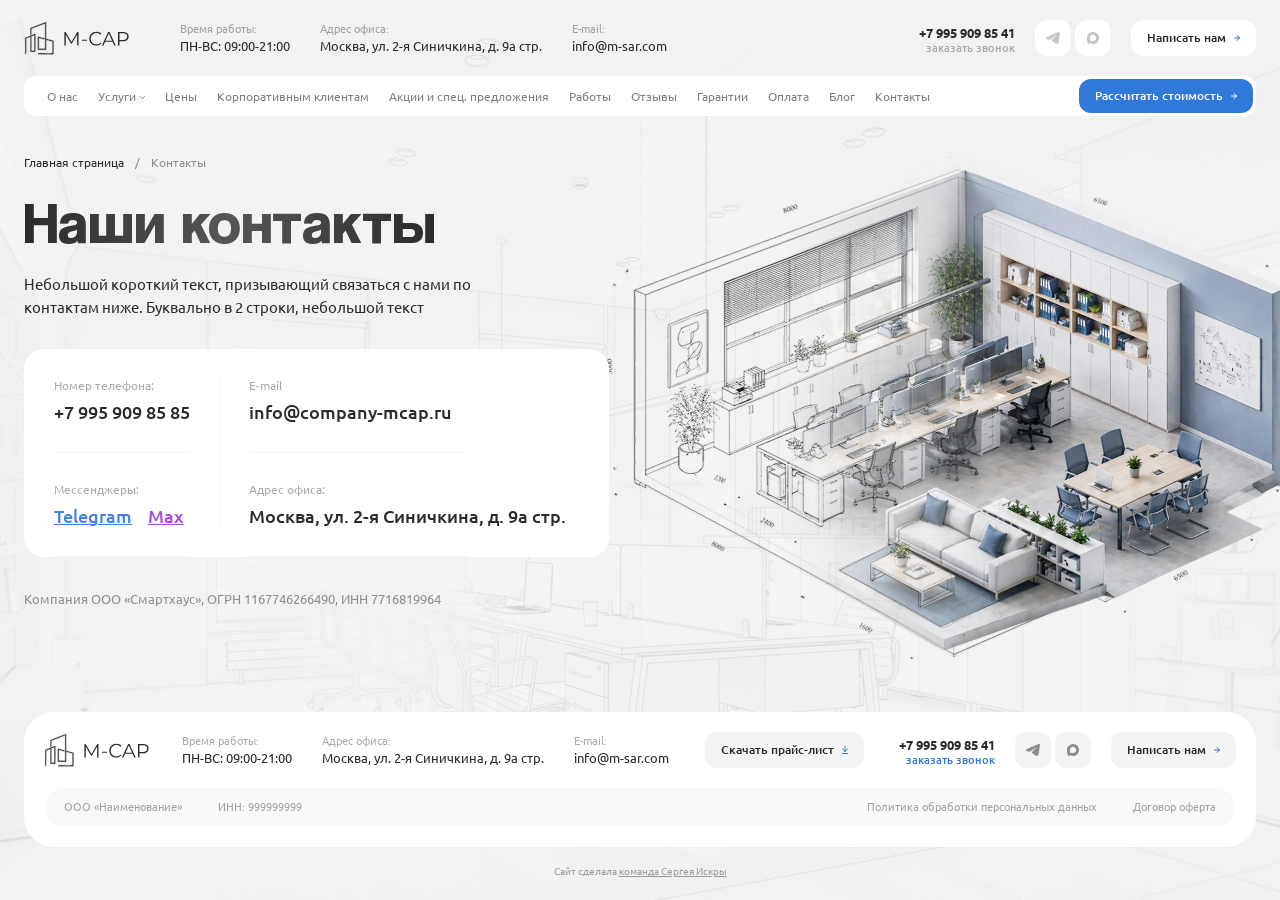
<file: contacts.html>
<!DOCTYPE html>
<html lang="ru">
	<head>
		<meta http-equiv="Content-Type" content="text/html; charset=utf-8">

		<!-- Adapting the page for mobile devices -->
		<meta name="viewport" content="width=device-width, initial-scale=1, maximum-scale=1">

		<!-- Prohibition of phone number recognition -->
		<meta name="format-detection" content="telephone=no">
		<meta name="SKYPE_TOOLBAR" content ="SKYPE_TOOLBAR_PARSER_COMPATIBLE">

		<!-- Page title -->
		<title>Заголовок страницы</title>

		<!-- Meta description -->
		<meta name="description" content="">

		<!-- Meta Keywords -->
		<meta name="keywords" content="">

		<!-- Changing the color of the mobile browser panel -->
		<meta name="msapplication-TileColor" content="#3079D8">
		<meta name="theme-color" content="#3079D8">

		<!-- Connecting style files -->
		<link rel="stylesheet" href="css/reset.css">
		<link rel="stylesheet" href="css/swiper-bundle.min.css">
		<link rel="stylesheet" href="css/swiper.css">
		<link rel="stylesheet" href="css/fancybox.css">
		<link rel="stylesheet" href="css/styles.css">
		<link rel="stylesheet" href="css/fonts.css">

		<link rel="stylesheet" href="css/response_1439.css" media="print, (max-width: 1439px)">
		<link rel="stylesheet" href="css/response_1279.css" media="print, (max-width: 1279px)">
		<link rel="stylesheet" href="css/response_1023.css" media="print, (max-width: 1023px)">
		<link rel="stylesheet" href="css/response_767.css" media="print, (max-width: 767px)">
	</head>

	<body>
		<div class="wrap">
			<div class="main">
				<header>
					<div class="cont">
						<div class="data">
							<a href="/" class="logo">
								<img src="images/logo.svg" alt="">
							</a>

							<div class="work_time">
								<div class="label">Время работы:</div>

								<div class="val">ПН-ВС: 09:00-21:00</div>
							</div>

							<div class="location">
								<div class="label">Адрес офиса:</div>

								<div class="val">Москва, ул. 2-я Синичкина, д. 9а стр.</div>
							</div>

							<div class="email">
								<div class="label">E-mail:</div>

								<div class="val">
									<a href="mailto:info@m-sar.com">info@m-sar.com</a>
								</div>
							</div>

							<div class="phone">
								<div><a href="tel:+7 995 909 85 41">+7 995 909 85 41</a></div>

								<button class="callback_btn">заказать звонок</button>
							</div>

							<div class="messengers">
								<a href="/" target="_blank" rel="noopener nofollow" class="tg_link">
									<svg class="icon"><use xlink:href="images/sprite.svg#ic_tg"></use></svg>
								</a>

								<a href="/" target="_blank" rel="noopener nofollow" class="max_link">
									<svg class="icon"><use xlink:href="images/sprite.svg#ic_max"></use></svg>
								</a>
							</div>

							<button class="feedback_btn modal_btn" data-modal="feedback_modal">
								<span>Написать нам</span>

								<svg class="icon"><use xlink:href="images/sprite.svg#ic_arrow_hor"></use></svg>
							</button>
						</div>

						<div class="bottom">
							<nav class="menu">
								<div class="item">
									<a href="/">
										<span>О нас</span>
									</a>
								</div>

								<div class="item">
									<a href="/" class="sub_link">
										<span>Услуги</span>

										<svg class="arr"><use xlink:href="images/sprite.svg#ic_arr_ver"></use></svg>
									</a>

									<div class="sub">
										<div><a href="/">Ремонт офисов</a></div>

										<div><a href="/">Ремонт кафе и ресторанов</a></div>

										<div><a href="/">Ремонт магазинов</a></div>

										<div><a href="/">Ремонт аптек</a></div>

										<div><a href="/">Ремонт торговых центров</a></div>

										<div><a href="/">Ремонт банков</a></div>

										<div><a href="/">Ремонт производственных помещений</a></div>

										<div><a href="/">Ремонт гостиниц</a></div>

										<div><a href="/">Ремонт медицинских учреждений</a></div>

										<div><a href="/">Ремонт салонов красоты</a></div>
									</div>
								</div>

								<div class="item">
									<a href="/">
										<span>Цены</span>
									</a>
								</div>

								<div class="item">
									<a href="/">
										<span>Корпоративным клиентам</span>
									</a>
								</div>

								<div class="item">
									<a href="/">
										<span>Акции и спец. предложения</span>
									</a>
								</div>

								<div class="item">
									<a href="/">
										<span>Работы</span>
									</a>
								</div>

								<div class="item">
									<a href="/">
										<span>Отзывы</span>
									</a>
								</div>

								<div class="item">
									<a href="/">
										<span>Гарантии</span>
									</a>
								</div>

								<div class="item">
									<a href="/">
										<span>Оплата</span>
									</a>
								</div>

								<div class="item">
									<a href="/">
										<span>Блог</span>
									</a>
								</div>

								<div class="item">
									<a href="/">
										<span>Контакты</span>
									</a>
								</div>
							</nav>

							<a href="/" class="calc_link">
								<span>Рассчитать стоимость</span>

								<svg class="icon"><use xlink:href="images/sprite.svg#ic_arrow_hor"></use></svg>
							</a>
						</div>
					</div>
				</header>


				<section class="mob_header">
					<div class="cont">
						<a href="/" class="logo">
							<img src="images/logo.svg" alt="">
						</a>

						<div class="messengers">
							<a href="/" target="_blank" rel="noopener nofollow" class="tg_link">
								<svg class="icon"><use xlink:href="images/sprite.svg#ic_tg"></use></svg>
							</a>

							<a href="/" target="_blank" rel="noopener nofollow" class="max_link">
								<svg class="icon"><use xlink:href="images/sprite.svg#ic_max"></use></svg>
							</a>
						</div>

						<button class="mob_menu_btn">
							<svg class="icon"><use xlink:href="images/sprite.svg#ic_menu"></use></svg>
						</button>
					</div>
				</section>


				<section class="mob_menu">
					<div class="data">
						<button class="close_btn">
							<svg class="icon"><use xlink:href="images/sprite.svg#ic_close"></use></svg>
						</button>

						<div class="scroll">
							<div class="work_time">
								<div class="label">Время работы:</div>

								<div class="val">ПН-ВС: 09:00-21:00</div>
							</div>

							<div class="location">
								<div class="label">Адрес офиса:</div>

								<div class="val">Москва, ул. 2-я Синичкина, д. 9а стр.</div>
							</div>

							<div class="email">
								<div class="label">E-mail:</div>

								<div class="val">
									<a href="mailto:info@m-sar.com">info@m-sar.com</a>
								</div>
							</div>

							<div class="contacts">
								<div class="phone">
									<div><a href="tel:+7 995 909 85 41">+7 995 909 85 41</a></div>

									<button class="callback_btn">заказать звонок</button>
								</div>

								<div class="messengers">
									<a href="/" target="_blank" rel="noopener nofollow" class="tg_link">
										<svg class="icon"><use xlink:href="images/sprite.svg#ic_tg"></use></svg>
									</a>

									<a href="/" target="_blank" rel="noopener nofollow" class="max_link">
										<svg class="icon"><use xlink:href="images/sprite.svg#ic_max"></use></svg>
									</a>
								</div>
							</div>

							<div class="btns">
								<button class="feedback_btn">
									<span>Написать нам</span>

									<svg class="icon"><use xlink:href="images/sprite.svg#ic_arrow_hor"></use></svg>
								</button>

								<a href="/" class="download_btn" download>
									<span>Прайс-лист</span>

									<svg class="icon"><use xlink:href="images/sprite.svg#ic_download"></use></svg>
								</a>
							</div>

							<div class="menu">
								<div class="item">
									<a href="/">
										<span>О нас</span>
									</a>
								</div>

								<div class="item">
									<a href="/" class="sub_link">
										<span>Услуги</span>

										<svg class="arr"><use xlink:href="images/sprite.svg#ic_arr_ver"></use></svg>
									</a>

									<div class="sub">
										<div class="list">
											<div><a href="/">Ремонт офисов</a></div>

											<div><a href="/">Ремонт кафе и ресторанов</a></div>

											<div><a href="/">Ремонт магазинов</a></div>

											<div><a href="/">Ремонт аптек</a></div>

											<div><a href="/">Ремонт торговых центров</a></div>

											<div><a href="/">Ремонт банков</a></div>

											<div><a href="/">Ремонт производственных помещений</a></div>

											<div><a href="/">Ремонт гостиниц</a></div>

											<div><a href="/">Ремонт медицинских учреждений</a></div>

											<div><a href="/">Ремонт салонов красоты</a></div>
										</div>
									</div>
								</div>

								<div class="item">
									<a href="/">
										<span>Цены</span>
									</a>
								</div>

								<div class="item">
									<a href="/">
										<span>Корпоративным клиентам</span>
									</a>
								</div>

								<div class="item">
									<a href="/">
										<span>Акции и спец. предложения</span>
									</a>
								</div>

								<div class="item">
									<a href="/">
										<span>Работы</span>
									</a>
								</div>

								<div class="item">
									<a href="/">
										<span>Отзывы</span>
									</a>
								</div>

								<div class="item">
									<a href="/">
										<span>Гарантии</span>
									</a>
								</div>

								<div class="item">
									<a href="/">
										<span>Оплата</span>
									</a>
								</div>

								<div class="item">
									<a href="/">
										<span>Блог</span>
									</a>
								</div>

								<div class="item">
									<a href="/">
										<span>Контакты</span>
									</a>
								</div>
							</div>
						</div>
					</div>
				</section>


				<section class="page_head s_m">
					<div class="cont">
						<div class="breadcrumbs">
							<a href="/">Главная страница</a>

							<span class="sep">/</span>

							<span class="current">Контакты</span>
						</div>
					</div>
				</section>


				<section class="contacts_block">
					<div class="cont">
						<div class="block_head">
							<div class="title text_gradient">Наши контакты</div>

							<div class="desc text_block">
								<p>Небольшой короткий текст, призывающий связаться с нами по контактам ниже. Буквально в 2 строки, небольшой текст</p>
							</div>
						</div>

						<div class="data">
							<div class="grid_row">
								<div class="item">
									<div class="label">Номер телефона:</div>

									<div class="val">
										<div><a href="tel:+7 995 909 85 85">+7 995 909 85 85</a></div>
									</div>
								</div>

								<div class="item">
									<div class="label">E-mail</div>

									<div class="val">
										<div><a href="mailto:info@company-mcap.ru">info@company-mcap.ru</a></div>
									</div>
								</div>

								<div class="item messengers">
									<div class="label">Мессенджеры:</div>

									<div class="val">
										<div><a href="/" class="tg_link" rel="noopener nofollow">Telegram</a></div>

										<div><a href="/" class="max_link" rel="noopener nofollow">Max</a></div>
									</div>
								</div>

								<div class="item">
									<div class="label">Адрес офиса:</div>

									<div class="val">
										<div>Москва, ул. 2-я Синичкина, д. 9а стр.</div>
									</div>
								</div>
							</div>
						</div>

						<div class="requisites">Компания ООО «Смартхаус», ОГРН 1167746266490, ИНН 7716819964</div>
					</div>

					<picture class="image">
						<img src="images/contacts_block_image.png" alt="" fetchpriority="high">
					</picture>

					<picture class="bg global">
						<img src="images/bg_contacts_block.png" alt="" fetchpriority="high">
					</picture>
				</section>
			</div>


			<footer>
				<div class="cont">
					<div class="data">
						<div class="logo">
							<img src="images/logo.svg" alt="">
						</div>

						<div class="info">
							<div class="work_time">
								<div class="label">Время работы:</div>

								<div class="val">ПН-ВС: 09:00-21:00</div>
							</div>

							<div class="location">
								<div class="label">Адрес офиса:</div>

								<div class="val">Москва, ул. 2-я Синичкина, д. 9а стр.</div>
							</div>

							<div class="email">
								<div class="label">E-mail:</div>

								<div class="val">
									<a href="mailto:info@m-sar.com">info@m-sar.com</a>
								</div>
							</div>
						</div>

						<a href="/" class="download_btn" download>
							<span>Скачать прайс-лист</span>

							<svg class="icon"><use xlink:href="images/sprite.svg#ic_download"></use></svg>
						</a>

						<div class="phone">
							<div><a href="tel:+7 995 909 85 41">+7 995 909 85 41</a></div>

							<button class="callback_btn">заказать звонок</button>
						</div>

						<div class="messengers">
							<a href="/" target="_blank" rel="noopener nofollow" class="tg_link">
								<svg class="icon"><use xlink:href="images/sprite.svg#ic_tg"></use></svg>
							</a>

							<a href="/" target="_blank" rel="noopener nofollow" class="max_link">
								<svg class="icon"><use xlink:href="images/sprite.svg#ic_max"></use></svg>
							</a>
						</div>

						<button class="feedback_btn">
							<span>Написать нам</span>

							<svg class="icon"><use xlink:href="images/sprite.svg#ic_arrow_hor"></use></svg>
						</button>

						<div class="bottom">
							<div class="requisites">
								<div>ООО «Наименование»</div>
								<div>ИНН: 999999999</div>
							</div>

							<div class="links">
								<div><a href="/">Политика обработки персональных данных</a></div>

								<div><a href="/">Договор оферта</a></div>
							</div>
						</div>
					</div>

					<div class="creator">
						Сайт сделала <a href="/" target="_blank" rel="noopener nofollow">команда Сергея Искры</a>
					</div>
				</div>
			</footer>


			<div class="overlay"></div>
		</div>


		<section class="modal" id="feedback_modal">
			<div class="title text_gradient">Написать нам</div>

			<div class="desc">Оставьте свое сообщение нам, и мы свяжемся<br> с вами в самое ближайшее время</div>

			<form action="" class="form">
				<div class="line">
					<div class="field">
						<textarea name="" placeholder="Ваш вопрос"></textarea>
					</div>
				</div>

				<div class="line">
					<div class="field">
						<input type="tel" name="" value="" class="input" placeholder="Номер телефона">
					</div>
				</div>

				<div class="line agree">
					<div class="field">
						<label class="checkbox">
							<input type="checkbox" name="agree">

							<div class="check">
								<svg class="icon"><use xlink:href="images/sprite.svg#ic_check"></use></svg>
							</div>

							<div>Я согласен на <a href="/" target="_blank">обработку персональных данных</a></div>
						</label>
					</div>
				</div>

				<div class="submit">
					<button type="submit" class="submit_btn">
						<span>Отправить заявку</span>

						<svg class="icon"><use xlink:href="images/sprite.svg#ic_arrow_hor"></use></svg>
					</button>
				</div>
			</form>
		</section>


		<section class="modal success" id="success_modal">
			<div class="icon">
				<svg><use xlink:href="images/sprite.svg#ic_check"></use></svg>
			</div>

			<div class="title text_gradient">Заявка отправлена</div>

			<div class="desc">Мы свяжемся с вами в течение дня</div>
		</section>


		<!-- Connecting javascript files -->
		<script src="js/jquery-3.7.1.min.js"></script>
		<script src="js/functions.js"></script>
		<script src="js/swiper-bundle.min.js"></script>
		<script src="js/fancybox.js"></script>
		<script src="js/imask.js"></script>
		<script src="js/scripts.js"></script>
	</body>
</html>
</file>
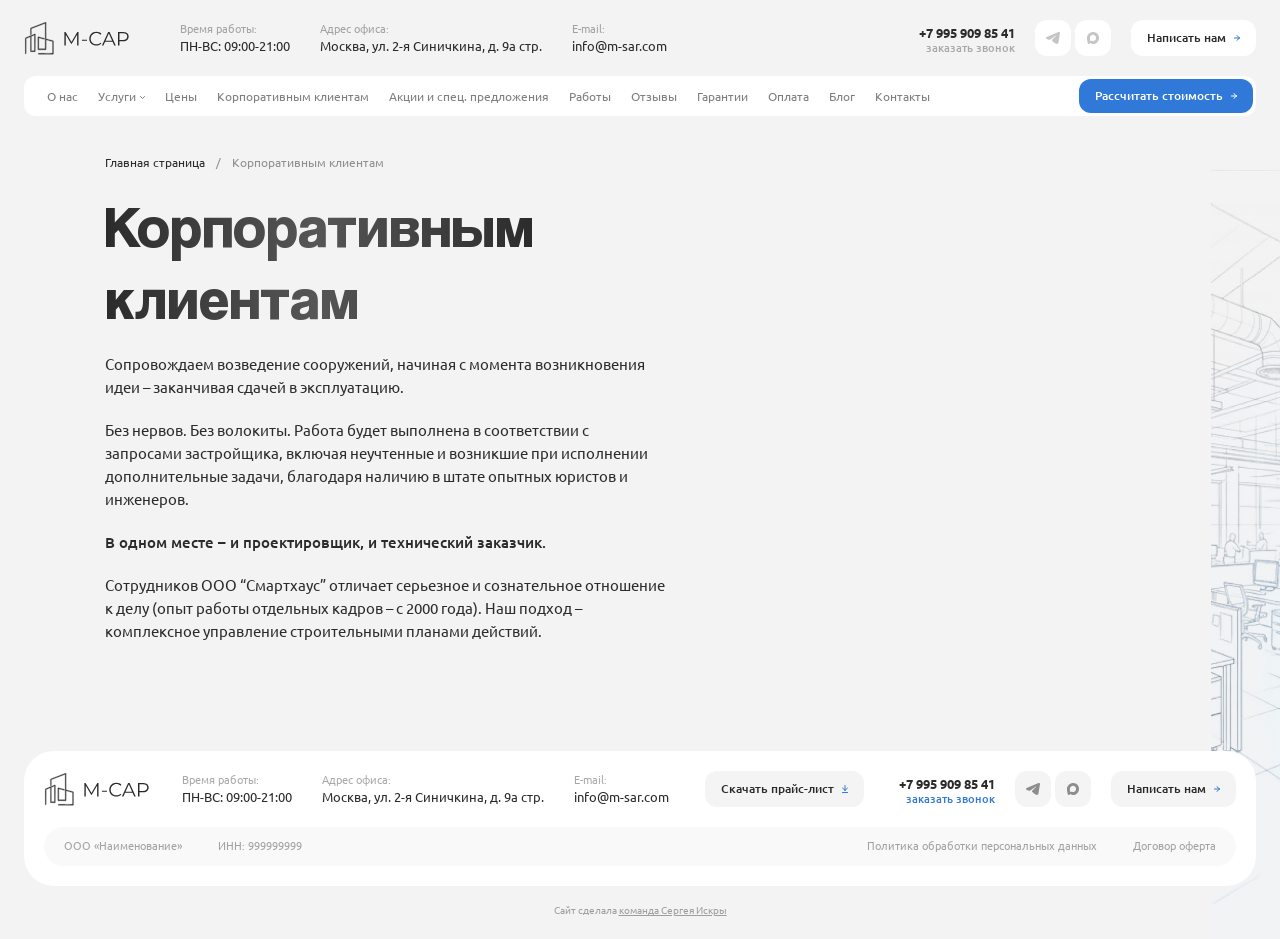
<file: corp_clients.html>
<!DOCTYPE html>
<html lang="ru">
	<head>
		<meta http-equiv="Content-Type" content="text/html; charset=utf-8">

		<!-- Adapting the page for mobile devices -->
		<meta name="viewport" content="width=device-width, initial-scale=1, maximum-scale=1">

		<!-- Prohibition of phone number recognition -->
		<meta name="format-detection" content="telephone=no">
		<meta name="SKYPE_TOOLBAR" content ="SKYPE_TOOLBAR_PARSER_COMPATIBLE">

		<!-- Page title -->
		<title>Заголовок страницы</title>

		<!-- Meta description -->
		<meta name="description" content="">

		<!-- Meta Keywords -->
		<meta name="keywords" content="">

		<!-- Changing the color of the mobile browser panel -->
		<meta name="msapplication-TileColor" content="#3079D8">
		<meta name="theme-color" content="#3079D8">

		<!-- Connecting style files -->
		<link rel="stylesheet" href="css/reset.css">
		<link rel="stylesheet" href="css/swiper-bundle.min.css">
		<link rel="stylesheet" href="css/swiper.css">
		<link rel="stylesheet" href="css/fancybox.css">
		<link rel="stylesheet" href="css/styles.css">
		<link rel="stylesheet" href="css/fonts.css">

		<link rel="stylesheet" href="css/response_1439.css" media="print, (max-width: 1439px)">
		<link rel="stylesheet" href="css/response_1279.css" media="print, (max-width: 1279px)">
		<link rel="stylesheet" href="css/response_1023.css" media="print, (max-width: 1023px)">
		<link rel="stylesheet" href="css/response_767.css" media="print, (max-width: 767px)">
	</head>

	<body>
		<div class="wrap">
			<div class="main">
				<header>
					<div class="cont">
						<div class="data">
							<a href="/" class="logo">
								<img src="images/logo.svg" alt="">
							</a>

							<div class="work_time">
								<div class="label">Время работы:</div>

								<div class="val">ПН-ВС: 09:00-21:00</div>
							</div>

							<div class="location">
								<div class="label">Адрес офиса:</div>

								<div class="val">Москва, ул. 2-я Синичкина, д. 9а стр.</div>
							</div>

							<div class="email">
								<div class="label">E-mail:</div>

								<div class="val">
									<a href="mailto:info@m-sar.com">info@m-sar.com</a>
								</div>
							</div>

							<div class="phone">
								<div><a href="tel:+7 995 909 85 41">+7 995 909 85 41</a></div>

								<button class="callback_btn">заказать звонок</button>
							</div>

							<div class="messengers">
								<a href="/" target="_blank" rel="noopener nofollow" class="tg_link">
									<svg class="icon"><use xlink:href="images/sprite.svg#ic_tg"></use></svg>
								</a>

								<a href="/" target="_blank" rel="noopener nofollow" class="max_link">
									<svg class="icon"><use xlink:href="images/sprite.svg#ic_max"></use></svg>
								</a>
							</div>

							<button class="feedback_btn modal_btn" data-modal="feedback_modal">
								<span>Написать нам</span>

								<svg class="icon"><use xlink:href="images/sprite.svg#ic_arrow_hor"></use></svg>
							</button>
						</div>

						<div class="bottom">
							<nav class="menu">
								<div class="item">
									<a href="/">
										<span>О нас</span>
									</a>
								</div>

								<div class="item">
									<a href="/" class="sub_link">
										<span>Услуги</span>

										<svg class="arr"><use xlink:href="images/sprite.svg#ic_arr_ver"></use></svg>
									</a>

									<div class="sub">
										<div><a href="/">Ремонт офисов</a></div>

										<div><a href="/">Ремонт кафе и ресторанов</a></div>

										<div><a href="/">Ремонт магазинов</a></div>

										<div><a href="/">Ремонт аптек</a></div>

										<div><a href="/">Ремонт торговых центров</a></div>

										<div><a href="/">Ремонт банков</a></div>

										<div><a href="/">Ремонт производственных помещений</a></div>

										<div><a href="/">Ремонт гостиниц</a></div>

										<div><a href="/">Ремонт медицинских учреждений</a></div>

										<div><a href="/">Ремонт салонов красоты</a></div>
									</div>
								</div>

								<div class="item">
									<a href="/">
										<span>Цены</span>
									</a>
								</div>

								<div class="item">
									<a href="/">
										<span>Корпоративным клиентам</span>
									</a>
								</div>

								<div class="item">
									<a href="/">
										<span>Акции и спец. предложения</span>
									</a>
								</div>

								<div class="item">
									<a href="/">
										<span>Работы</span>
									</a>
								</div>

								<div class="item">
									<a href="/">
										<span>Отзывы</span>
									</a>
								</div>

								<div class="item">
									<a href="/">
										<span>Гарантии</span>
									</a>
								</div>

								<div class="item">
									<a href="/">
										<span>Оплата</span>
									</a>
								</div>

								<div class="item">
									<a href="/">
										<span>Блог</span>
									</a>
								</div>

								<div class="item">
									<a href="/">
										<span>Контакты</span>
									</a>
								</div>
							</nav>

							<a href="/" class="calc_link">
								<span>Рассчитать стоимость</span>

								<svg class="icon"><use xlink:href="images/sprite.svg#ic_arrow_hor"></use></svg>
							</a>
						</div>
					</div>
				</header>


				<section class="mob_header">
					<div class="cont">
						<a href="/" class="logo">
							<img src="images/logo.svg" alt="">
						</a>

						<div class="messengers">
							<a href="/" target="_blank" rel="noopener nofollow" class="tg_link">
								<svg class="icon"><use xlink:href="images/sprite.svg#ic_tg"></use></svg>
							</a>

							<a href="/" target="_blank" rel="noopener nofollow" class="max_link">
								<svg class="icon"><use xlink:href="images/sprite.svg#ic_max"></use></svg>
							</a>
						</div>

						<button class="mob_menu_btn">
							<svg class="icon"><use xlink:href="images/sprite.svg#ic_menu"></use></svg>
						</button>
					</div>
				</section>


				<section class="mob_menu">
					<div class="data">
						<button class="close_btn">
							<svg class="icon"><use xlink:href="images/sprite.svg#ic_close"></use></svg>
						</button>

						<div class="scroll">
							<div class="work_time">
								<div class="label">Время работы:</div>

								<div class="val">ПН-ВС: 09:00-21:00</div>
							</div>

							<div class="location">
								<div class="label">Адрес офиса:</div>

								<div class="val">Москва, ул. 2-я Синичкина, д. 9а стр.</div>
							</div>

							<div class="email">
								<div class="label">E-mail:</div>

								<div class="val">
									<a href="mailto:info@m-sar.com">info@m-sar.com</a>
								</div>
							</div>

							<div class="contacts">
								<div class="phone">
									<div><a href="tel:+7 995 909 85 41">+7 995 909 85 41</a></div>

									<button class="callback_btn">заказать звонок</button>
								</div>

								<div class="messengers">
									<a href="/" target="_blank" rel="noopener nofollow" class="tg_link">
										<svg class="icon"><use xlink:href="images/sprite.svg#ic_tg"></use></svg>
									</a>

									<a href="/" target="_blank" rel="noopener nofollow" class="max_link">
										<svg class="icon"><use xlink:href="images/sprite.svg#ic_max"></use></svg>
									</a>
								</div>
							</div>

							<div class="btns">
								<button class="feedback_btn">
									<span>Написать нам</span>

									<svg class="icon"><use xlink:href="images/sprite.svg#ic_arrow_hor"></use></svg>
								</button>

								<a href="/" class="download_btn" download>
									<span>Прайс-лист</span>

									<svg class="icon"><use xlink:href="images/sprite.svg#ic_download"></use></svg>
								</a>
							</div>

							<div class="menu">
								<div class="item">
									<a href="/">
										<span>О нас</span>
									</a>
								</div>

								<div class="item">
									<a href="/" class="sub_link">
										<span>Услуги</span>

										<svg class="arr"><use xlink:href="images/sprite.svg#ic_arr_ver"></use></svg>
									</a>

									<div class="sub">
										<div class="list">
											<div><a href="/">Ремонт офисов</a></div>

											<div><a href="/">Ремонт кафе и ресторанов</a></div>

											<div><a href="/">Ремонт магазинов</a></div>

											<div><a href="/">Ремонт аптек</a></div>

											<div><a href="/">Ремонт торговых центров</a></div>

											<div><a href="/">Ремонт банков</a></div>

											<div><a href="/">Ремонт производственных помещений</a></div>

											<div><a href="/">Ремонт гостиниц</a></div>

											<div><a href="/">Ремонт медицинских учреждений</a></div>

											<div><a href="/">Ремонт салонов красоты</a></div>
										</div>
									</div>
								</div>

								<div class="item">
									<a href="/">
										<span>Цены</span>
									</a>
								</div>

								<div class="item">
									<a href="/">
										<span>Корпоративным клиентам</span>
									</a>
								</div>

								<div class="item">
									<a href="/">
										<span>Акции и спец. предложения</span>
									</a>
								</div>

								<div class="item">
									<a href="/">
										<span>Работы</span>
									</a>
								</div>

								<div class="item">
									<a href="/">
										<span>Отзывы</span>
									</a>
								</div>

								<div class="item">
									<a href="/">
										<span>Гарантии</span>
									</a>
								</div>

								<div class="item">
									<a href="/">
										<span>Оплата</span>
									</a>
								</div>

								<div class="item">
									<a href="/">
										<span>Блог</span>
									</a>
								</div>

								<div class="item">
									<a href="/">
										<span>Контакты</span>
									</a>
								</div>
							</div>
						</div>
					</div>
				</section>


				<section class="page_head s_m">
					<div class="cont s_w">
						<div class="breadcrumbs">
							<a href="/">Главная страница</a>

							<span class="sep">/</span>

							<span class="current">Корпоративным клиентам</span>
						</div>

						<h1 class="page_title text_gradient">Корпоративным<br> клиентам</h1>
					</div>
				</section>


				<section class="info_page block">
					<div class="cont s_w">
						<div class="text_block">
							<p>Сопровождаем возведение сооружений, начиная с момента возникновения идеи – заканчивая сдачей в эксплуатацию.</p>

							<p>Без нервов. Без волокиты. Работа будет выполнена в соответствии с запросами застройщика, включая неучтенные и возникшие при исполнении дополнительные задачи, благодаря наличию в штате опытных юристов и инженеров.</p>

							<p><b>В одном месте – и проектировщик, и технический заказчик.</b></p>

							<p>Сотрудников ООО “Смартхаус” отличает серьезное и сознательное отношение к делу (опыт работы отдельных кадров – с 2000 года). Наш подход – комплексное управление строительными планами действий.</p>
						</div>
					</div>
				</section>


				<picture class="global_bg mob_offset">
					<source srcset="images/bg_corp_clients_mobile.jpg" media="(max-width: 767px)">

					<img src="images/bg_corp_clients.jpg" alt="" fetchpriority="high">
				</picture>
			</div>


			<footer>
				<div class="cont">
					<div class="data">
						<div class="logo">
							<img src="images/logo.svg" alt="">
						</div>

						<div class="info">
							<div class="work_time">
								<div class="label">Время работы:</div>

								<div class="val">ПН-ВС: 09:00-21:00</div>
							</div>

							<div class="location">
								<div class="label">Адрес офиса:</div>

								<div class="val">Москва, ул. 2-я Синичкина, д. 9а стр.</div>
							</div>

							<div class="email">
								<div class="label">E-mail:</div>

								<div class="val">
									<a href="mailto:info@m-sar.com">info@m-sar.com</a>
								</div>
							</div>
						</div>

						<a href="/" class="download_btn" download>
							<span>Скачать прайс-лист</span>

							<svg class="icon"><use xlink:href="images/sprite.svg#ic_download"></use></svg>
						</a>

						<div class="phone">
							<div><a href="tel:+7 995 909 85 41">+7 995 909 85 41</a></div>

							<button class="callback_btn">заказать звонок</button>
						</div>

						<div class="messengers">
							<a href="/" target="_blank" rel="noopener nofollow" class="tg_link">
								<svg class="icon"><use xlink:href="images/sprite.svg#ic_tg"></use></svg>
							</a>

							<a href="/" target="_blank" rel="noopener nofollow" class="max_link">
								<svg class="icon"><use xlink:href="images/sprite.svg#ic_max"></use></svg>
							</a>
						</div>

						<button class="feedback_btn">
							<span>Написать нам</span>

							<svg class="icon"><use xlink:href="images/sprite.svg#ic_arrow_hor"></use></svg>
						</button>

						<div class="bottom">
							<div class="requisites">
								<div>ООО «Наименование»</div>
								<div>ИНН: 999999999</div>
							</div>

							<div class="links">
								<div><a href="/">Политика обработки персональных данных</a></div>

								<div><a href="/">Договор оферта</a></div>
							</div>
						</div>
					</div>

					<div class="creator">
						Сайт сделала <a href="/" target="_blank" rel="noopener nofollow">команда Сергея Искры</a>
					</div>
				</div>
			</footer>
		</div>


		<section class="modal" id="feedback_modal">
			<div class="title text_gradient">Написать нам</div>

			<div class="desc">Оставьте свое сообщение нам, и мы свяжемся<br> с вами в самое ближайшее время</div>

			<form action="" class="form">
				<div class="line">
					<div class="field">
						<textarea name="" placeholder="Ваш вопрос"></textarea>
					</div>
				</div>

				<div class="line">
					<div class="field">
						<input type="tel" name="" value="" class="input" placeholder="Номер телефона">
					</div>
				</div>

				<div class="line agree">
					<div class="field">
						<label class="checkbox">
							<input type="checkbox" name="agree">

							<div class="check">
								<svg class="icon"><use xlink:href="images/sprite.svg#ic_check"></use></svg>
							</div>

							<div>Я согласен на <a href="/" target="_blank">обработку персональных данных</a></div>
						</label>
					</div>
				</div>

				<div class="submit">
					<button type="submit" class="submit_btn">
						<span>Отправить заявку</span>

						<svg class="icon"><use xlink:href="images/sprite.svg#ic_arrow_hor"></use></svg>
					</button>
				</div>
			</form>
		</section>


		<section class="modal success" id="success_modal">
			<div class="icon">
				<svg><use xlink:href="images/sprite.svg#ic_check"></use></svg>
			</div>

			<div class="title text_gradient">Заявка отправлена</div>

			<div class="desc">Мы свяжемся с вами в течение дня</div>
		</section>


		<!-- Connecting javascript files -->
		<script src="js/jquery-3.7.1.min.js"></script>
		<script src="js/functions.js"></script>
		<script src="js/swiper-bundle.min.js"></script>
		<script src="js/fancybox.js"></script>
		<script src="js/imask.js"></script>
		<script src="js/scripts.js"></script>
	</body>
</html>
</file>
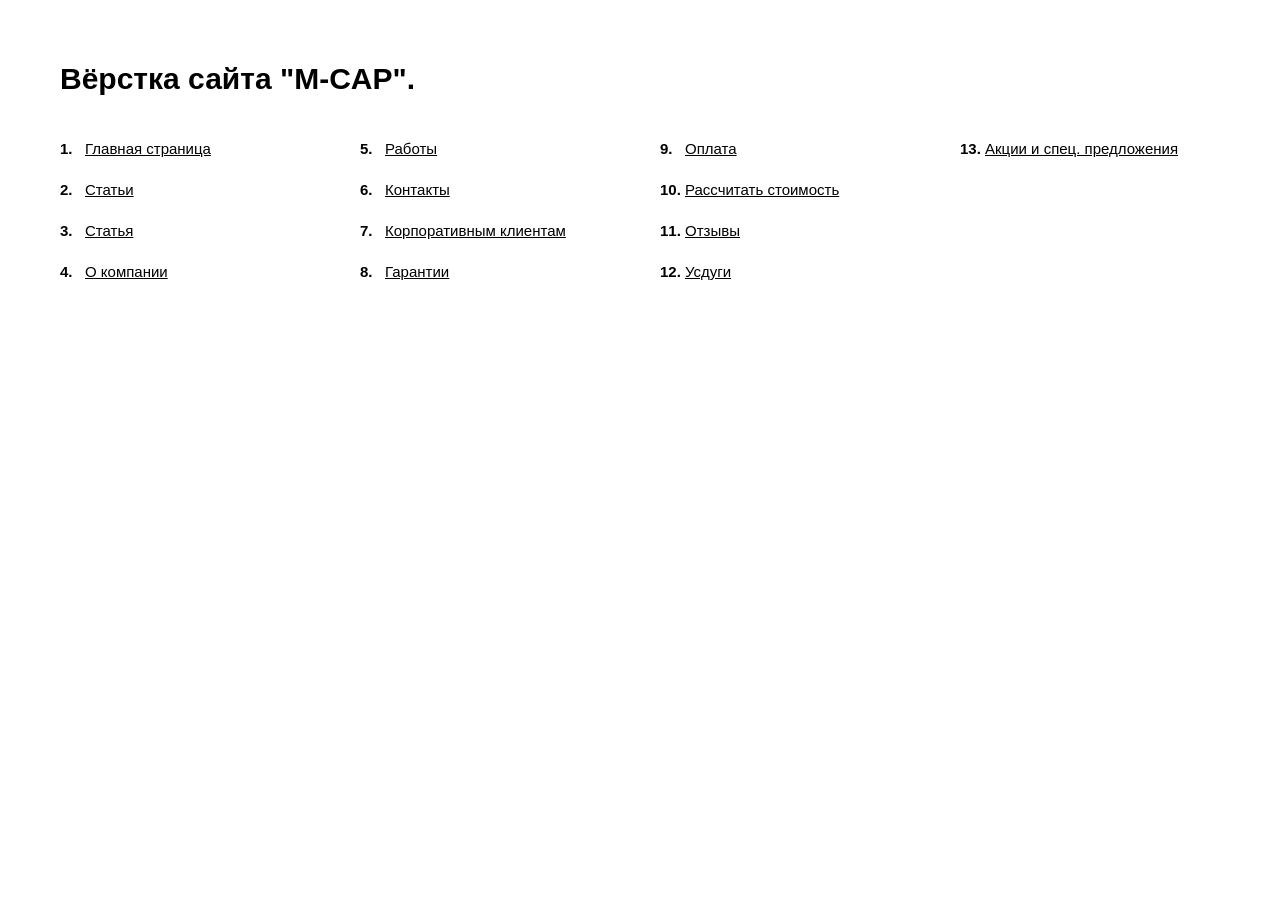
<file: demo_links.html>
<!DOCTYPE html>
<html lang="ru">
	<head>
		<meta http-equiv="Content-Type" content="text/html; charset=utf-8">

		<!-- Адаптирование страницы для мобильных устройств -->
		<meta name="viewport" content="width=device-width, initial-scale=1, maximum-scale=1">

		<!-- Запрет распознования номера телефона -->
		<meta name="format-detection" content="telephone=no">
		<meta name="SKYPE_TOOLBAR" content ="SKYPE_TOOLBAR_PARSER_COMPATIBLE">

		<style>
			*
			{
			    box-sizing: border-box;
			    margin: 0;
			    padding: 0;
			}

			*:before,
			*:after
			{
			    box-sizing: border-box;
			}


			.demo_links
			{
			    padding: 60px;
			}

			.demo_links .title
			{
			    font-family: Arial, 'Helvetica Neue', Helvetica, sans-serif;
			    font-size: 30px;
			    font-weight: 700;
			    line-height: 38px;

			    margin-bottom: 40px;
			}

			.demo_links ol
			{
			    font-family: Arial, 'Helvetica Neue', Helvetica, sans-serif;
			    font-size: 15px;
			    line-height: 21px;

			    counter-reset: li;

			    column-gap: 40px;
			    column-count: 4;
			}

			.demo_links ol li
			{
			    position: relative;

			    display: block;
			    overflow: hidden;

			    padding-left: 25px;

			    list-style-type: none;

			    transform: translateZ(0);

			    --webkit-column-break-inside: avoid;
			    page-break-inside: avoid;
			    break-inside: avoid;
			}

			.demo_links ol li + li
			{
			    margin-top: 20px;
			}

			.demo_links ol li:before
			{
			    color: var(--text_color);
			    font-weight: 700;

			    position: absolute;
			    top: 0;
			    left: 0;

			    content: counters(li, '.') '.';
			    counter-increment: li;
			}


			.demo_links li a
			{
			    color: #000;
			}

			.demo_links li a:hover
			{
			    text-decoration: none;
			}


			@media (max-width: 1279px)
			{
			    .demo_links ol
			    {
			        column-count: 3;
			    }
			}


			@media (max-width: 1023px)
			{
			    .demo_links
			    {
			        padding: 40px;
			    }

			    .demo_links .title
			    {
			        font-size: 28px;
			        line-height: 34px;

			        margin-bottom: 25px;
			    }

			    .demo_links ol
			    {
			        column-count: 2;
			    }
			}


			@media (max-width: 767px)
			{
			    .demo_links
			    {
			        padding: 30px;
			    }

			    .demo_links .title
			    {
			        font-size: 26px;
			        line-height: 32px;
			    }

			    .demo_links ol
			    {
			        column-gap: 40px;
			    }
			}


			@media (max-width: 479px)
			{
			    .demo_links
			    {
			        padding: 20px;
			    }

			    .demo_links .title
			    {
			        font-size: 22px;
			        line-height: 28px;

			        margin-bottom: 25px;
			    }

			    .demo_links ol
			    {
			        column-count: 1;
			    }

			    .demo_links ol li + li
			    {
			        margin-top: 15px;
			    }
			}

		</style>
	</head>

	<body>
		<div class="demo_links">
			<div class="title">Вёрстка сайта "M-CAP".</div>

			<ol>
				<li><a href="./index.html" target="_blank">Главная страница</a></li>
				<li><a href="./articles.html" target="_blank">Статьи</a></li>
				<li><a href="./article.html" target="_blank">Статья</a></li>
				<li><a href="./about.html" target="_blank">О компании</a></li>
				<li><a href="./cases.html" target="_blank">Работы</a></li>
				<li><a href="./contacts.html" target="_blank">Контакты</a></li>
				<li><a href="./corp_clients.html" target="_blank">Корпоративным клиентам</a></li>
				<li><a href="./guarantees.html" target="_blank">Гарантии</a></li>
				<li><a href="./payment.html" target="_blank">Оплата</a></li>
				<li><a href="./prices.html" target="_blank">Рассчитать стоимость</a></li>
				<li><a href="./reviews.html" target="_blank">Отзывы</a></li>
				<li><a href="./services.html" target="_blank">Усдуги</a></li>
				<li><a href="./stocks.html" target="_blank">Акции и спец. предложения</a></li>
			</ol>
		</div>
	</body>
</html>
</file>
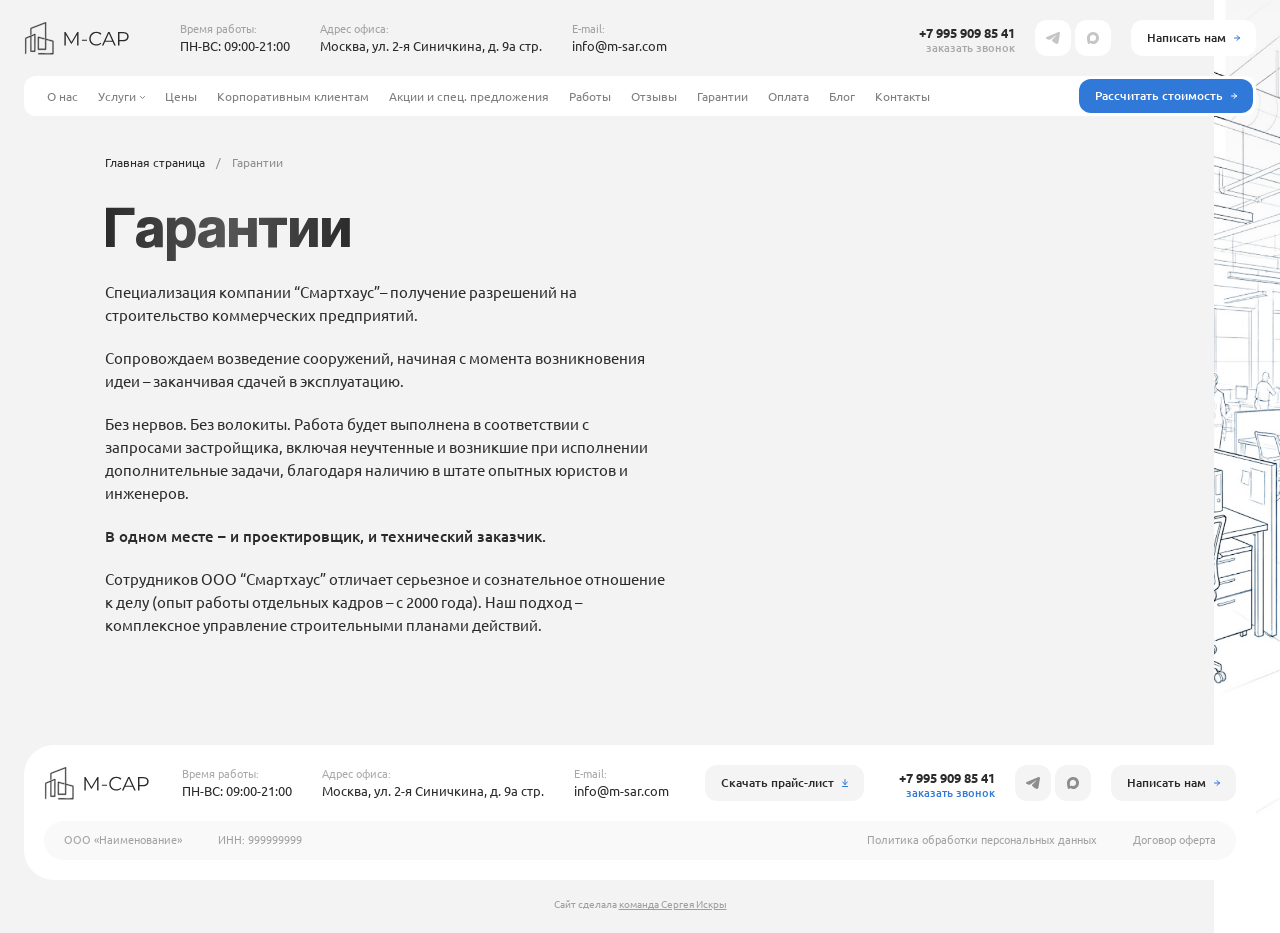
<file: guarantees.html>
<!DOCTYPE html>
<html lang="ru">
	<head>
		<meta http-equiv="Content-Type" content="text/html; charset=utf-8">

		<!-- Adapting the page for mobile devices -->
		<meta name="viewport" content="width=device-width, initial-scale=1, maximum-scale=1">

		<!-- Prohibition of phone number recognition -->
		<meta name="format-detection" content="telephone=no">
		<meta name="SKYPE_TOOLBAR" content ="SKYPE_TOOLBAR_PARSER_COMPATIBLE">

		<!-- Page title -->
		<title>Заголовок страницы</title>

		<!-- Meta description -->
		<meta name="description" content="">

		<!-- Meta Keywords -->
		<meta name="keywords" content="">

		<!-- Changing the color of the mobile browser panel -->
		<meta name="msapplication-TileColor" content="#3079D8">
		<meta name="theme-color" content="#3079D8">

		<!-- Connecting style files -->
		<link rel="stylesheet" href="css/reset.css">
		<link rel="stylesheet" href="css/swiper-bundle.min.css">
		<link rel="stylesheet" href="css/swiper.css">
		<link rel="stylesheet" href="css/fancybox.css">
		<link rel="stylesheet" href="css/styles.css">
		<link rel="stylesheet" href="css/fonts.css">

		<link rel="stylesheet" href="css/response_1439.css" media="print, (max-width: 1439px)">
		<link rel="stylesheet" href="css/response_1279.css" media="print, (max-width: 1279px)">
		<link rel="stylesheet" href="css/response_1023.css" media="print, (max-width: 1023px)">
		<link rel="stylesheet" href="css/response_767.css" media="print, (max-width: 767px)">
	</head>

	<body>
		<div class="wrap">
			<div class="main">
				<header>
					<div class="cont">
						<div class="data">
							<a href="/" class="logo">
								<img src="images/logo.svg" alt="">
							</a>

							<div class="work_time">
								<div class="label">Время работы:</div>

								<div class="val">ПН-ВС: 09:00-21:00</div>
							</div>

							<div class="location">
								<div class="label">Адрес офиса:</div>

								<div class="val">Москва, ул. 2-я Синичкина, д. 9а стр.</div>
							</div>

							<div class="email">
								<div class="label">E-mail:</div>

								<div class="val">
									<a href="mailto:info@m-sar.com">info@m-sar.com</a>
								</div>
							</div>

							<div class="phone">
								<div><a href="tel:+7 995 909 85 41">+7 995 909 85 41</a></div>

								<button class="callback_btn">заказать звонок</button>
							</div>

							<div class="messengers">
								<a href="/" target="_blank" rel="noopener nofollow" class="tg_link">
									<svg class="icon"><use xlink:href="images/sprite.svg#ic_tg"></use></svg>
								</a>

								<a href="/" target="_blank" rel="noopener nofollow" class="max_link">
									<svg class="icon"><use xlink:href="images/sprite.svg#ic_max"></use></svg>
								</a>
							</div>

							<button class="feedback_btn modal_btn" data-modal="feedback_modal">
								<span>Написать нам</span>

								<svg class="icon"><use xlink:href="images/sprite.svg#ic_arrow_hor"></use></svg>
							</button>
						</div>

						<div class="bottom">
							<nav class="menu">
								<div class="item">
									<a href="/">
										<span>О нас</span>
									</a>
								</div>

								<div class="item">
									<a href="/" class="sub_link">
										<span>Услуги</span>

										<svg class="arr"><use xlink:href="images/sprite.svg#ic_arr_ver"></use></svg>
									</a>

									<div class="sub">
										<div><a href="/">Ремонт офисов</a></div>

										<div><a href="/">Ремонт кафе и ресторанов</a></div>

										<div><a href="/">Ремонт магазинов</a></div>

										<div><a href="/">Ремонт аптек</a></div>

										<div><a href="/">Ремонт торговых центров</a></div>

										<div><a href="/">Ремонт банков</a></div>

										<div><a href="/">Ремонт производственных помещений</a></div>

										<div><a href="/">Ремонт гостиниц</a></div>

										<div><a href="/">Ремонт медицинских учреждений</a></div>

										<div><a href="/">Ремонт салонов красоты</a></div>
									</div>
								</div>

								<div class="item">
									<a href="/">
										<span>Цены</span>
									</a>
								</div>

								<div class="item">
									<a href="/">
										<span>Корпоративным клиентам</span>
									</a>
								</div>

								<div class="item">
									<a href="/">
										<span>Акции и спец. предложения</span>
									</a>
								</div>

								<div class="item">
									<a href="/">
										<span>Работы</span>
									</a>
								</div>

								<div class="item">
									<a href="/">
										<span>Отзывы</span>
									</a>
								</div>

								<div class="item">
									<a href="/">
										<span>Гарантии</span>
									</a>
								</div>

								<div class="item">
									<a href="/">
										<span>Оплата</span>
									</a>
								</div>

								<div class="item">
									<a href="/">
										<span>Блог</span>
									</a>
								</div>

								<div class="item">
									<a href="/">
										<span>Контакты</span>
									</a>
								</div>
							</nav>

							<a href="/" class="calc_link">
								<span>Рассчитать стоимость</span>

								<svg class="icon"><use xlink:href="images/sprite.svg#ic_arrow_hor"></use></svg>
							</a>
						</div>
					</div>
				</header>


				<section class="mob_header">
					<div class="cont">
						<a href="/" class="logo">
							<img src="images/logo.svg" alt="">
						</a>

						<div class="messengers">
							<a href="/" target="_blank" rel="noopener nofollow" class="tg_link">
								<svg class="icon"><use xlink:href="images/sprite.svg#ic_tg"></use></svg>
							</a>

							<a href="/" target="_blank" rel="noopener nofollow" class="max_link">
								<svg class="icon"><use xlink:href="images/sprite.svg#ic_max"></use></svg>
							</a>
						</div>

						<button class="mob_menu_btn">
							<svg class="icon"><use xlink:href="images/sprite.svg#ic_menu"></use></svg>
						</button>
					</div>
				</section>


				<section class="mob_menu">
					<div class="data">
						<button class="close_btn">
							<svg class="icon"><use xlink:href="images/sprite.svg#ic_close"></use></svg>
						</button>

						<div class="scroll">
							<div class="work_time">
								<div class="label">Время работы:</div>

								<div class="val">ПН-ВС: 09:00-21:00</div>
							</div>

							<div class="location">
								<div class="label">Адрес офиса:</div>

								<div class="val">Москва, ул. 2-я Синичкина, д. 9а стр.</div>
							</div>

							<div class="email">
								<div class="label">E-mail:</div>

								<div class="val">
									<a href="mailto:info@m-sar.com">info@m-sar.com</a>
								</div>
							</div>

							<div class="contacts">
								<div class="phone">
									<div><a href="tel:+7 995 909 85 41">+7 995 909 85 41</a></div>

									<button class="callback_btn">заказать звонок</button>
								</div>

								<div class="messengers">
									<a href="/" target="_blank" rel="noopener nofollow" class="tg_link">
										<svg class="icon"><use xlink:href="images/sprite.svg#ic_tg"></use></svg>
									</a>

									<a href="/" target="_blank" rel="noopener nofollow" class="max_link">
										<svg class="icon"><use xlink:href="images/sprite.svg#ic_max"></use></svg>
									</a>
								</div>
							</div>

							<div class="btns">
								<button class="feedback_btn">
									<span>Написать нам</span>

									<svg class="icon"><use xlink:href="images/sprite.svg#ic_arrow_hor"></use></svg>
								</button>

								<a href="/" class="download_btn" download>
									<span>Прайс-лист</span>

									<svg class="icon"><use xlink:href="images/sprite.svg#ic_download"></use></svg>
								</a>
							</div>

							<div class="menu">
								<div class="item">
									<a href="/">
										<span>О нас</span>
									</a>
								</div>

								<div class="item">
									<a href="/" class="sub_link">
										<span>Услуги</span>

										<svg class="arr"><use xlink:href="images/sprite.svg#ic_arr_ver"></use></svg>
									</a>

									<div class="sub">
										<div class="list">
											<div><a href="/">Ремонт офисов</a></div>

											<div><a href="/">Ремонт кафе и ресторанов</a></div>

											<div><a href="/">Ремонт магазинов</a></div>

											<div><a href="/">Ремонт аптек</a></div>

											<div><a href="/">Ремонт торговых центров</a></div>

											<div><a href="/">Ремонт банков</a></div>

											<div><a href="/">Ремонт производственных помещений</a></div>

											<div><a href="/">Ремонт гостиниц</a></div>

											<div><a href="/">Ремонт медицинских учреждений</a></div>

											<div><a href="/">Ремонт салонов красоты</a></div>
										</div>
									</div>
								</div>

								<div class="item">
									<a href="/">
										<span>Цены</span>
									</a>
								</div>

								<div class="item">
									<a href="/">
										<span>Корпоративным клиентам</span>
									</a>
								</div>

								<div class="item">
									<a href="/">
										<span>Акции и спец. предложения</span>
									</a>
								</div>

								<div class="item">
									<a href="/">
										<span>Работы</span>
									</a>
								</div>

								<div class="item">
									<a href="/">
										<span>Отзывы</span>
									</a>
								</div>

								<div class="item">
									<a href="/">
										<span>Гарантии</span>
									</a>
								</div>

								<div class="item">
									<a href="/">
										<span>Оплата</span>
									</a>
								</div>

								<div class="item">
									<a href="/">
										<span>Блог</span>
									</a>
								</div>

								<div class="item">
									<a href="/">
										<span>Контакты</span>
									</a>
								</div>
							</div>
						</div>
					</div>
				</section>


				<section class="page_head s_m">
					<div class="cont s_w">
						<div class="breadcrumbs">
							<a href="/">Главная страница</a>

							<span class="sep">/</span>

							<span class="current">Гарантии</span>
						</div>

						<h1 class="page_title text_gradient">Гарантии</h1>
					</div>
				</section>


				<section class="info_page block">
					<div class="cont s_w">
						<div class="text_block">
							<p>Специализация компании “Смартхаус”– получение разрешений на строительство коммерческих предприятий.</p>

							<p>Сопровождаем возведение сооружений, начиная с момента возникновения идеи – заканчивая сдачей в эксплуатацию.</p>

							<p>Без нервов. Без волокиты. Работа будет выполнена в соответствии с запросами застройщика, включая неучтенные и возникшие при исполнении дополнительные задачи, благодаря наличию в штате опытных юристов и инженеров.</p>

							<p><b>В одном месте – и проектировщик, и технический заказчик.</b></p>

							<p>Сотрудников ООО “Смартхаус” отличает серьезное и сознательное отношение к делу (опыт работы отдельных кадров – с 2000 года). Наш подход – комплексное управление строительными планами действий.</p>
						</div>
					</div>
				</section>


				<picture class="global_bg">
					<source srcset="images/bg_guarantees_mobile.jpg" media="(max-width: 767px)">

					<img src="images/bg_guarantees.jpg" alt="" fetchpriority="high">
				</picture>
			</div>


			<footer>
				<div class="cont">
					<div class="data">
						<div class="logo">
							<img src="images/logo.svg" alt="">
						</div>

						<div class="info">
							<div class="work_time">
								<div class="label">Время работы:</div>

								<div class="val">ПН-ВС: 09:00-21:00</div>
							</div>

							<div class="location">
								<div class="label">Адрес офиса:</div>

								<div class="val">Москва, ул. 2-я Синичкина, д. 9а стр.</div>
							</div>

							<div class="email">
								<div class="label">E-mail:</div>

								<div class="val">
									<a href="mailto:info@m-sar.com">info@m-sar.com</a>
								</div>
							</div>
						</div>

						<a href="/" class="download_btn" download>
							<span>Скачать прайс-лист</span>

							<svg class="icon"><use xlink:href="images/sprite.svg#ic_download"></use></svg>
						</a>

						<div class="phone">
							<div><a href="tel:+7 995 909 85 41">+7 995 909 85 41</a></div>

							<button class="callback_btn">заказать звонок</button>
						</div>

						<div class="messengers">
							<a href="/" target="_blank" rel="noopener nofollow" class="tg_link">
								<svg class="icon"><use xlink:href="images/sprite.svg#ic_tg"></use></svg>
							</a>

							<a href="/" target="_blank" rel="noopener nofollow" class="max_link">
								<svg class="icon"><use xlink:href="images/sprite.svg#ic_max"></use></svg>
							</a>
						</div>

						<button class="feedback_btn">
							<span>Написать нам</span>

							<svg class="icon"><use xlink:href="images/sprite.svg#ic_arrow_hor"></use></svg>
						</button>

						<div class="bottom">
							<div class="requisites">
								<div>ООО «Наименование»</div>
								<div>ИНН: 999999999</div>
							</div>

							<div class="links">
								<div><a href="/">Политика обработки персональных данных</a></div>

								<div><a href="/">Договор оферта</a></div>
							</div>
						</div>
					</div>

					<div class="creator">
						Сайт сделала <a href="/" target="_blank" rel="noopener nofollow">команда Сергея Искры</a>
					</div>
				</div>
			</footer>
		</div>


		<section class="modal" id="feedback_modal">
			<div class="title text_gradient">Написать нам</div>

			<div class="desc">Оставьте свое сообщение нам, и мы свяжемся<br> с вами в самое ближайшее время</div>

			<form action="" class="form">
				<div class="line">
					<div class="field">
						<textarea name="" placeholder="Ваш вопрос"></textarea>
					</div>
				</div>

				<div class="line">
					<div class="field">
						<input type="tel" name="" value="" class="input" placeholder="Номер телефона">
					</div>
				</div>

				<div class="line agree">
					<div class="field">
						<label class="checkbox">
							<input type="checkbox" name="agree">

							<div class="check">
								<svg class="icon"><use xlink:href="images/sprite.svg#ic_check"></use></svg>
							</div>

							<div>Я согласен на <a href="/" target="_blank">обработку персональных данных</a></div>
						</label>
					</div>
				</div>

				<div class="submit">
					<button type="submit" class="submit_btn">
						<span>Отправить заявку</span>

						<svg class="icon"><use xlink:href="images/sprite.svg#ic_arrow_hor"></use></svg>
					</button>
				</div>
			</form>
		</section>


		<section class="modal success" id="success_modal">
			<div class="icon">
				<svg><use xlink:href="images/sprite.svg#ic_check"></use></svg>
			</div>

			<div class="title text_gradient">Заявка отправлена</div>

			<div class="desc">Мы свяжемся с вами в течение дня</div>
		</section>


		<!-- Connecting javascript files -->
		<script src="js/jquery-3.7.1.min.js"></script>
		<script src="js/functions.js"></script>
		<script src="js/swiper-bundle.min.js"></script>
		<script src="js/fancybox.js"></script>
		<script src="js/imask.js"></script>
		<script src="js/scripts.js"></script>
	</body>
</html>
</file>
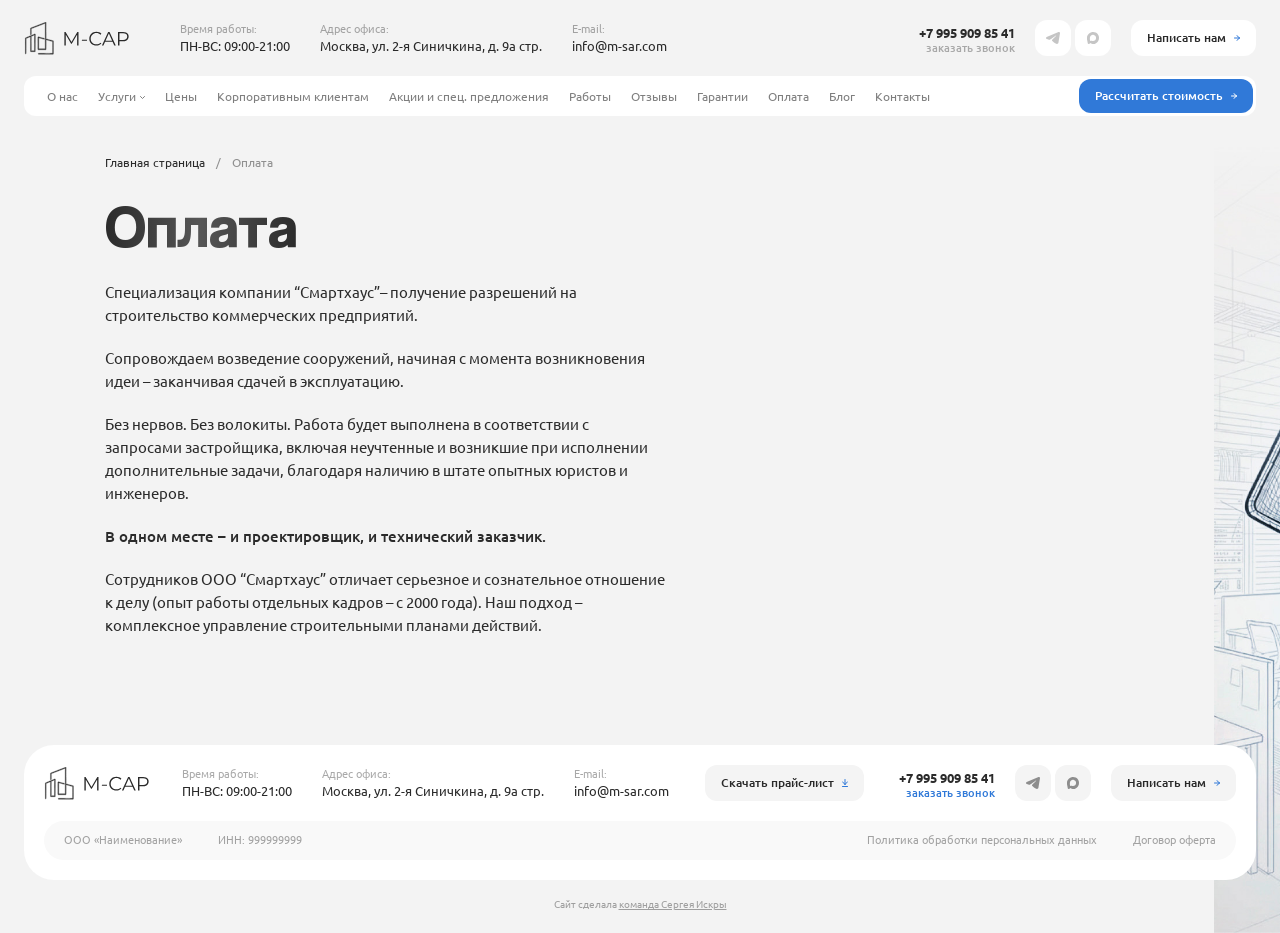
<file: payment.html>
<!DOCTYPE html>
<html lang="ru">
	<head>
		<meta http-equiv="Content-Type" content="text/html; charset=utf-8">

		<!-- Adapting the page for mobile devices -->
		<meta name="viewport" content="width=device-width, initial-scale=1, maximum-scale=1">

		<!-- Prohibition of phone number recognition -->
		<meta name="format-detection" content="telephone=no">
		<meta name="SKYPE_TOOLBAR" content ="SKYPE_TOOLBAR_PARSER_COMPATIBLE">

		<!-- Page title -->
		<title>Заголовок страницы</title>

		<!-- Meta description -->
		<meta name="description" content="">

		<!-- Meta Keywords -->
		<meta name="keywords" content="">

		<!-- Changing the color of the mobile browser panel -->
		<meta name="msapplication-TileColor" content="#3079D8">
		<meta name="theme-color" content="#3079D8">

		<!-- Connecting style files -->
		<link rel="stylesheet" href="css/reset.css">
		<link rel="stylesheet" href="css/swiper-bundle.min.css">
		<link rel="stylesheet" href="css/swiper.css">
		<link rel="stylesheet" href="css/fancybox.css">
		<link rel="stylesheet" href="css/styles.css">
		<link rel="stylesheet" href="css/fonts.css">

		<link rel="stylesheet" href="css/response_1439.css" media="print, (max-width: 1439px)">
		<link rel="stylesheet" href="css/response_1279.css" media="print, (max-width: 1279px)">
		<link rel="stylesheet" href="css/response_1023.css" media="print, (max-width: 1023px)">
		<link rel="stylesheet" href="css/response_767.css" media="print, (max-width: 767px)">
	</head>

	<body>
		<div class="wrap">
			<div class="main">
				<header>
					<div class="cont">
						<div class="data">
							<a href="/" class="logo">
								<img src="images/logo.svg" alt="">
							</a>

							<div class="work_time">
								<div class="label">Время работы:</div>

								<div class="val">ПН-ВС: 09:00-21:00</div>
							</div>

							<div class="location">
								<div class="label">Адрес офиса:</div>

								<div class="val">Москва, ул. 2-я Синичкина, д. 9а стр.</div>
							</div>

							<div class="email">
								<div class="label">E-mail:</div>

								<div class="val">
									<a href="mailto:info@m-sar.com">info@m-sar.com</a>
								</div>
							</div>

							<div class="phone">
								<div><a href="tel:+7 995 909 85 41">+7 995 909 85 41</a></div>

								<button class="callback_btn">заказать звонок</button>
							</div>

							<div class="messengers">
								<a href="/" target="_blank" rel="noopener nofollow" class="tg_link">
									<svg class="icon"><use xlink:href="images/sprite.svg#ic_tg"></use></svg>
								</a>

								<a href="/" target="_blank" rel="noopener nofollow" class="max_link">
									<svg class="icon"><use xlink:href="images/sprite.svg#ic_max"></use></svg>
								</a>
							</div>

							<button class="feedback_btn modal_btn" data-modal="feedback_modal">
								<span>Написать нам</span>

								<svg class="icon"><use xlink:href="images/sprite.svg#ic_arrow_hor"></use></svg>
							</button>
						</div>

						<div class="bottom">
							<nav class="menu">
								<div class="item">
									<a href="/">
										<span>О нас</span>
									</a>
								</div>

								<div class="item">
									<a href="/" class="sub_link">
										<span>Услуги</span>

										<svg class="arr"><use xlink:href="images/sprite.svg#ic_arr_ver"></use></svg>
									</a>

									<div class="sub">
										<div><a href="/">Ремонт офисов</a></div>

										<div><a href="/">Ремонт кафе и ресторанов</a></div>

										<div><a href="/">Ремонт магазинов</a></div>

										<div><a href="/">Ремонт аптек</a></div>

										<div><a href="/">Ремонт торговых центров</a></div>

										<div><a href="/">Ремонт банков</a></div>

										<div><a href="/">Ремонт производственных помещений</a></div>

										<div><a href="/">Ремонт гостиниц</a></div>

										<div><a href="/">Ремонт медицинских учреждений</a></div>

										<div><a href="/">Ремонт салонов красоты</a></div>
									</div>
								</div>

								<div class="item">
									<a href="/">
										<span>Цены</span>
									</a>
								</div>

								<div class="item">
									<a href="/">
										<span>Корпоративным клиентам</span>
									</a>
								</div>

								<div class="item">
									<a href="/">
										<span>Акции и спец. предложения</span>
									</a>
								</div>

								<div class="item">
									<a href="/">
										<span>Работы</span>
									</a>
								</div>

								<div class="item">
									<a href="/">
										<span>Отзывы</span>
									</a>
								</div>

								<div class="item">
									<a href="/">
										<span>Гарантии</span>
									</a>
								</div>

								<div class="item">
									<a href="/">
										<span>Оплата</span>
									</a>
								</div>

								<div class="item">
									<a href="/">
										<span>Блог</span>
									</a>
								</div>

								<div class="item">
									<a href="/">
										<span>Контакты</span>
									</a>
								</div>
							</nav>

							<a href="/" class="calc_link">
								<span>Рассчитать стоимость</span>

								<svg class="icon"><use xlink:href="images/sprite.svg#ic_arrow_hor"></use></svg>
							</a>
						</div>
					</div>
				</header>


				<section class="mob_header">
					<div class="cont">
						<a href="/" class="logo">
							<img src="images/logo.svg" alt="">
						</a>

						<div class="messengers">
							<a href="/" target="_blank" rel="noopener nofollow" class="tg_link">
								<svg class="icon"><use xlink:href="images/sprite.svg#ic_tg"></use></svg>
							</a>

							<a href="/" target="_blank" rel="noopener nofollow" class="max_link">
								<svg class="icon"><use xlink:href="images/sprite.svg#ic_max"></use></svg>
							</a>
						</div>

						<button class="mob_menu_btn">
							<svg class="icon"><use xlink:href="images/sprite.svg#ic_menu"></use></svg>
						</button>
					</div>
				</section>


				<section class="mob_menu">
					<div class="data">
						<button class="close_btn">
							<svg class="icon"><use xlink:href="images/sprite.svg#ic_close"></use></svg>
						</button>

						<div class="scroll">
							<div class="work_time">
								<div class="label">Время работы:</div>

								<div class="val">ПН-ВС: 09:00-21:00</div>
							</div>

							<div class="location">
								<div class="label">Адрес офиса:</div>

								<div class="val">Москва, ул. 2-я Синичкина, д. 9а стр.</div>
							</div>

							<div class="email">
								<div class="label">E-mail:</div>

								<div class="val">
									<a href="mailto:info@m-sar.com">info@m-sar.com</a>
								</div>
							</div>

							<div class="contacts">
								<div class="phone">
									<div><a href="tel:+7 995 909 85 41">+7 995 909 85 41</a></div>

									<button class="callback_btn">заказать звонок</button>
								</div>

								<div class="messengers">
									<a href="/" target="_blank" rel="noopener nofollow" class="tg_link">
										<svg class="icon"><use xlink:href="images/sprite.svg#ic_tg"></use></svg>
									</a>

									<a href="/" target="_blank" rel="noopener nofollow" class="max_link">
										<svg class="icon"><use xlink:href="images/sprite.svg#ic_max"></use></svg>
									</a>
								</div>
							</div>

							<div class="btns">
								<button class="feedback_btn">
									<span>Написать нам</span>

									<svg class="icon"><use xlink:href="images/sprite.svg#ic_arrow_hor"></use></svg>
								</button>

								<a href="/" class="download_btn" download>
									<span>Прайс-лист</span>

									<svg class="icon"><use xlink:href="images/sprite.svg#ic_download"></use></svg>
								</a>
							</div>

							<div class="menu">
								<div class="item">
									<a href="/">
										<span>О нас</span>
									</a>
								</div>

								<div class="item">
									<a href="/" class="sub_link">
										<span>Услуги</span>

										<svg class="arr"><use xlink:href="images/sprite.svg#ic_arr_ver"></use></svg>
									</a>

									<div class="sub">
										<div class="list">
											<div><a href="/">Ремонт офисов</a></div>

											<div><a href="/">Ремонт кафе и ресторанов</a></div>

											<div><a href="/">Ремонт магазинов</a></div>

											<div><a href="/">Ремонт аптек</a></div>

											<div><a href="/">Ремонт торговых центров</a></div>

											<div><a href="/">Ремонт банков</a></div>

											<div><a href="/">Ремонт производственных помещений</a></div>

											<div><a href="/">Ремонт гостиниц</a></div>

											<div><a href="/">Ремонт медицинских учреждений</a></div>

											<div><a href="/">Ремонт салонов красоты</a></div>
										</div>
									</div>
								</div>

								<div class="item">
									<a href="/">
										<span>Цены</span>
									</a>
								</div>

								<div class="item">
									<a href="/">
										<span>Корпоративным клиентам</span>
									</a>
								</div>

								<div class="item">
									<a href="/">
										<span>Акции и спец. предложения</span>
									</a>
								</div>

								<div class="item">
									<a href="/">
										<span>Работы</span>
									</a>
								</div>

								<div class="item">
									<a href="/">
										<span>Отзывы</span>
									</a>
								</div>

								<div class="item">
									<a href="/">
										<span>Гарантии</span>
									</a>
								</div>

								<div class="item">
									<a href="/">
										<span>Оплата</span>
									</a>
								</div>

								<div class="item">
									<a href="/">
										<span>Блог</span>
									</a>
								</div>

								<div class="item">
									<a href="/">
										<span>Контакты</span>
									</a>
								</div>
							</div>
						</div>
					</div>
				</section>


				<section class="page_head s_m">
					<div class="cont s_w">
						<div class="breadcrumbs">
							<a href="/">Главная страница</a>

							<span class="sep">/</span>

							<span class="current">Оплата</span>
						</div>

						<h1 class="page_title text_gradient">Оплата</h1>
					</div>
				</section>


				<section class="info_page block">
					<div class="cont s_w">
						<div class="text_block">
							<p>Специализация компании “Смартхаус”– получение разрешений на строительство коммерческих предприятий.</p>

							<p>Сопровождаем возведение сооружений, начиная с момента возникновения идеи – заканчивая сдачей в эксплуатацию.</p>

							<p>Без нервов. Без волокиты. Работа будет выполнена в соответствии с запросами застройщика, включая неучтенные и возникшие при исполнении дополнительные задачи, благодаря наличию в штате опытных юристов и инженеров.</p>

							<p><b>В одном месте – и проектировщик, и технический заказчик.</b></p>

							<p>Сотрудников ООО “Смартхаус” отличает серьезное и сознательное отношение к делу (опыт работы отдельных кадров – с 2000 года). Наш подход – комплексное управление строительными планами действий.</p>
						</div>
					</div>
				</section>


				<picture class="global_bg mob_offset">
					<source srcset="images/bg_payments_mobile.jpg" media="(max-width: 767px)">

					<img src="images/bg_payments.jpg" alt="" fetchpriority="high">
				</picture>
			</div>


			<footer>
				<div class="cont">
					<div class="data">
						<div class="logo">
							<img src="images/logo.svg" alt="">
						</div>

						<div class="info">
							<div class="work_time">
								<div class="label">Время работы:</div>

								<div class="val">ПН-ВС: 09:00-21:00</div>
							</div>

							<div class="location">
								<div class="label">Адрес офиса:</div>

								<div class="val">Москва, ул. 2-я Синичкина, д. 9а стр.</div>
							</div>

							<div class="email">
								<div class="label">E-mail:</div>

								<div class="val">
									<a href="mailto:info@m-sar.com">info@m-sar.com</a>
								</div>
							</div>
						</div>

						<a href="/" class="download_btn" download>
							<span>Скачать прайс-лист</span>

							<svg class="icon"><use xlink:href="images/sprite.svg#ic_download"></use></svg>
						</a>

						<div class="phone">
							<div><a href="tel:+7 995 909 85 41">+7 995 909 85 41</a></div>

							<button class="callback_btn">заказать звонок</button>
						</div>

						<div class="messengers">
							<a href="/" target="_blank" rel="noopener nofollow" class="tg_link">
								<svg class="icon"><use xlink:href="images/sprite.svg#ic_tg"></use></svg>
							</a>

							<a href="/" target="_blank" rel="noopener nofollow" class="max_link">
								<svg class="icon"><use xlink:href="images/sprite.svg#ic_max"></use></svg>
							</a>
						</div>

						<button class="feedback_btn">
							<span>Написать нам</span>

							<svg class="icon"><use xlink:href="images/sprite.svg#ic_arrow_hor"></use></svg>
						</button>

						<div class="bottom">
							<div class="requisites">
								<div>ООО «Наименование»</div>
								<div>ИНН: 999999999</div>
							</div>

							<div class="links">
								<div><a href="/">Политика обработки персональных данных</a></div>

								<div><a href="/">Договор оферта</a></div>
							</div>
						</div>
					</div>

					<div class="creator">
						Сайт сделала <a href="/" target="_blank" rel="noopener nofollow">команда Сергея Искры</a>
					</div>
				</div>
			</footer>
		</div>


		<section class="modal" id="feedback_modal">
			<div class="title text_gradient">Написать нам</div>

			<div class="desc">Оставьте свое сообщение нам, и мы свяжемся<br> с вами в самое ближайшее время</div>

			<form action="" class="form">
				<div class="line">
					<div class="field">
						<textarea name="" placeholder="Ваш вопрос"></textarea>
					</div>
				</div>

				<div class="line">
					<div class="field">
						<input type="tel" name="" value="" class="input" placeholder="Номер телефона">
					</div>
				</div>

				<div class="line agree">
					<div class="field">
						<label class="checkbox">
							<input type="checkbox" name="agree">

							<div class="check">
								<svg class="icon"><use xlink:href="images/sprite.svg#ic_check"></use></svg>
							</div>

							<div>Я согласен на <a href="/" target="_blank">обработку персональных данных</a></div>
						</label>
					</div>
				</div>

				<div class="submit">
					<button type="submit" class="submit_btn">
						<span>Отправить заявку</span>

						<svg class="icon"><use xlink:href="images/sprite.svg#ic_arrow_hor"></use></svg>
					</button>
				</div>
			</form>
		</section>


		<section class="modal success" id="success_modal">
			<div class="icon">
				<svg><use xlink:href="images/sprite.svg#ic_check"></use></svg>
			</div>

			<div class="title text_gradient">Заявка отправлена</div>

			<div class="desc">Мы свяжемся с вами в течение дня</div>
		</section>


		<!-- Connecting javascript files -->
		<script src="js/jquery-3.7.1.min.js"></script>
		<script src="js/functions.js"></script>
		<script src="js/swiper-bundle.min.js"></script>
		<script src="js/fancybox.js"></script>
		<script src="js/imask.js"></script>
		<script src="js/scripts.js"></script>
	</body>
</html>
</file>
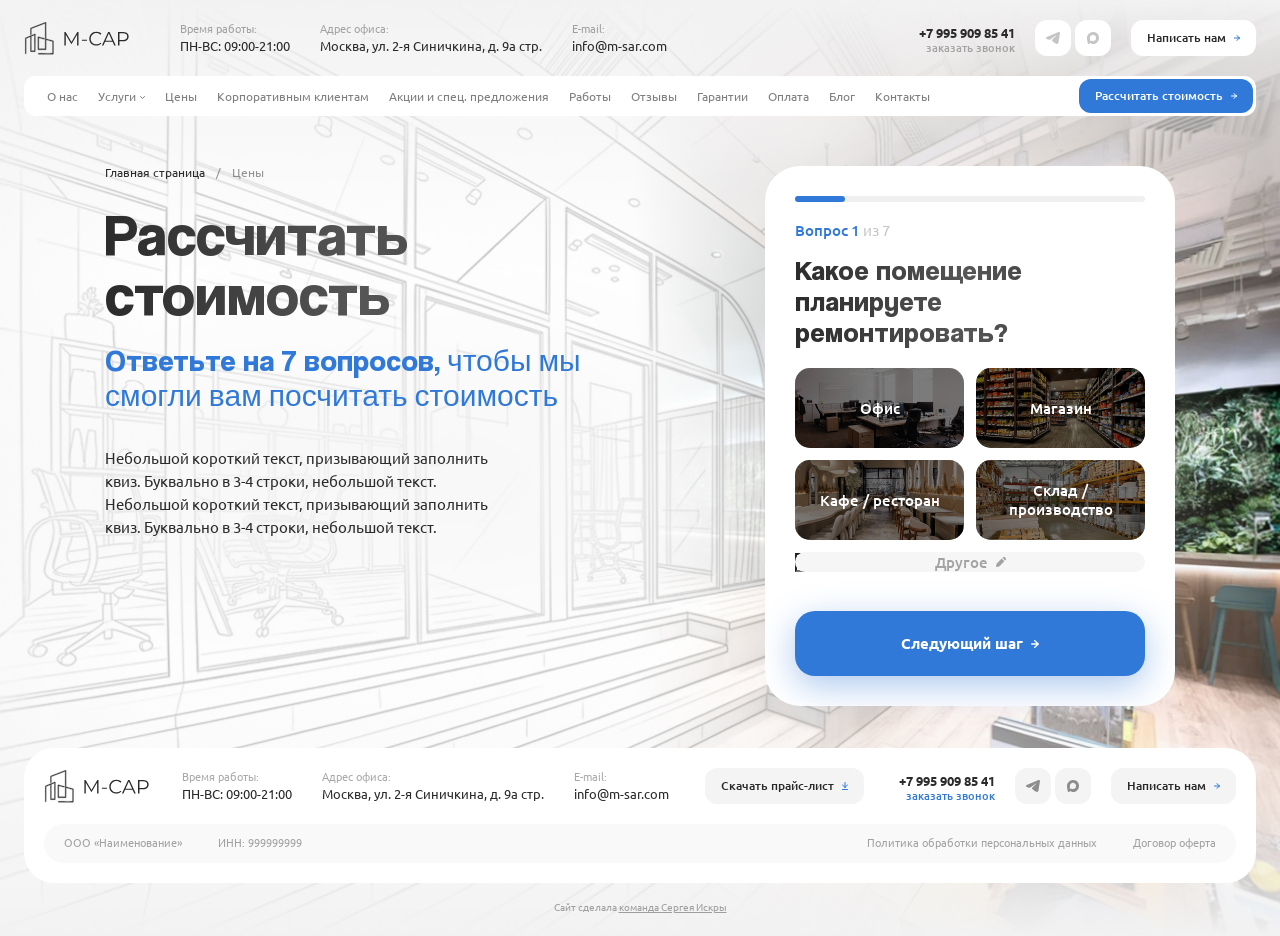
<file: prices.html>
<!DOCTYPE html>
<html lang="ru">
	<head>
		<meta http-equiv="Content-Type" content="text/html; charset=utf-8">

		<!-- Adapting the page for mobile devices -->
		<meta name="viewport" content="width=device-width, initial-scale=1, maximum-scale=1">

		<!-- Prohibition of phone number recognition -->
		<meta name="format-detection" content="telephone=no">
		<meta name="SKYPE_TOOLBAR" content ="SKYPE_TOOLBAR_PARSER_COMPATIBLE">

		<!-- Page title -->
		<title>Заголовок страницы</title>

		<!-- Meta description -->
		<meta name="description" content="">

		<!-- Meta Keywords -->
		<meta name="keywords" content="">

		<!-- Changing the color of the mobile browser panel -->
		<meta name="msapplication-TileColor" content="#3079D8">
		<meta name="theme-color" content="#3079D8">

		<!-- Connecting style files -->
		<link rel="stylesheet" href="css/reset.css">
		<link rel="stylesheet" href="css/swiper-bundle.min.css">
		<link rel="stylesheet" href="css/swiper.css">
		<link rel="stylesheet" href="css/fancybox.css">
		<link rel="stylesheet" href="css/styles.css">
		<link rel="stylesheet" href="css/fonts.css">

		<link rel="stylesheet" href="css/response_1439.css" media="print, (max-width: 1439px)">
		<link rel="stylesheet" href="css/response_1279.css" media="print, (max-width: 1279px)">
		<link rel="stylesheet" href="css/response_1023.css" media="print, (max-width: 1023px)">
		<link rel="stylesheet" href="css/response_767.css" media="print, (max-width: 767px)">
	</head>

	<body>
		<div class="wrap">
			<div class="main">
				<header>
					<div class="cont">
						<div class="data">
							<a href="/" class="logo">
								<img src="images/logo.svg" alt="">
							</a>

							<div class="work_time">
								<div class="label">Время работы:</div>

								<div class="val">ПН-ВС: 09:00-21:00</div>
							</div>

							<div class="location">
								<div class="label">Адрес офиса:</div>

								<div class="val">Москва, ул. 2-я Синичкина, д. 9а стр.</div>
							</div>

							<div class="email">
								<div class="label">E-mail:</div>

								<div class="val">
									<a href="mailto:info@m-sar.com">info@m-sar.com</a>
								</div>
							</div>

							<div class="phone">
								<div><a href="tel:+7 995 909 85 41">+7 995 909 85 41</a></div>

								<button class="callback_btn">заказать звонок</button>
							</div>

							<div class="messengers">
								<a href="/" target="_blank" rel="noopener nofollow" class="tg_link">
									<svg class="icon"><use xlink:href="images/sprite.svg#ic_tg"></use></svg>
								</a>

								<a href="/" target="_blank" rel="noopener nofollow" class="max_link">
									<svg class="icon"><use xlink:href="images/sprite.svg#ic_max"></use></svg>
								</a>
							</div>

							<button class="feedback_btn modal_btn" data-modal="feedback_modal">
								<span>Написать нам</span>

								<svg class="icon"><use xlink:href="images/sprite.svg#ic_arrow_hor"></use></svg>
							</button>
						</div>

						<div class="bottom">
							<nav class="menu">
								<div class="item">
									<a href="/">
										<span>О нас</span>
									</a>
								</div>

								<div class="item">
									<a href="/" class="sub_link">
										<span>Услуги</span>

										<svg class="arr"><use xlink:href="images/sprite.svg#ic_arr_ver"></use></svg>
									</a>

									<div class="sub">
										<div><a href="/">Ремонт офисов</a></div>

										<div><a href="/">Ремонт кафе и ресторанов</a></div>

										<div><a href="/">Ремонт магазинов</a></div>

										<div><a href="/">Ремонт аптек</a></div>

										<div><a href="/">Ремонт торговых центров</a></div>

										<div><a href="/">Ремонт банков</a></div>

										<div><a href="/">Ремонт производственных помещений</a></div>

										<div><a href="/">Ремонт гостиниц</a></div>

										<div><a href="/">Ремонт медицинских учреждений</a></div>

										<div><a href="/">Ремонт салонов красоты</a></div>
									</div>
								</div>

								<div class="item">
									<a href="/">
										<span>Цены</span>
									</a>
								</div>

								<div class="item">
									<a href="/">
										<span>Корпоративным клиентам</span>
									</a>
								</div>

								<div class="item">
									<a href="/">
										<span>Акции и спец. предложения</span>
									</a>
								</div>

								<div class="item">
									<a href="/">
										<span>Работы</span>
									</a>
								</div>

								<div class="item">
									<a href="/">
										<span>Отзывы</span>
									</a>
								</div>

								<div class="item">
									<a href="/">
										<span>Гарантии</span>
									</a>
								</div>

								<div class="item">
									<a href="/">
										<span>Оплата</span>
									</a>
								</div>

								<div class="item">
									<a href="/">
										<span>Блог</span>
									</a>
								</div>

								<div class="item">
									<a href="/">
										<span>Контакты</span>
									</a>
								</div>
							</nav>

							<a href="/" class="calc_link">
								<span>Рассчитать стоимость</span>

								<svg class="icon"><use xlink:href="images/sprite.svg#ic_arrow_hor"></use></svg>
							</a>
						</div>
					</div>
				</header>


				<section class="mob_header">
					<div class="cont">
						<a href="/" class="logo">
							<img src="images/logo.svg" alt="">
						</a>

						<div class="messengers">
							<a href="/" target="_blank" rel="noopener nofollow" class="tg_link">
								<svg class="icon"><use xlink:href="images/sprite.svg#ic_tg"></use></svg>
							</a>

							<a href="/" target="_blank" rel="noopener nofollow" class="max_link">
								<svg class="icon"><use xlink:href="images/sprite.svg#ic_max"></use></svg>
							</a>
						</div>

						<button class="mob_menu_btn">
							<svg class="icon"><use xlink:href="images/sprite.svg#ic_menu"></use></svg>
						</button>
					</div>
				</section>


				<section class="mob_menu">
					<div class="data">
						<button class="close_btn">
							<svg class="icon"><use xlink:href="images/sprite.svg#ic_close"></use></svg>
						</button>

						<div class="scroll">
							<div class="work_time">
								<div class="label">Время работы:</div>

								<div class="val">ПН-ВС: 09:00-21:00</div>
							</div>

							<div class="location">
								<div class="label">Адрес офиса:</div>

								<div class="val">Москва, ул. 2-я Синичкина, д. 9а стр.</div>
							</div>

							<div class="email">
								<div class="label">E-mail:</div>

								<div class="val">
									<a href="mailto:info@m-sar.com">info@m-sar.com</a>
								</div>
							</div>

							<div class="contacts">
								<div class="phone">
									<div><a href="tel:+7 995 909 85 41">+7 995 909 85 41</a></div>

									<button class="callback_btn">заказать звонок</button>
								</div>

								<div class="messengers">
									<a href="/" target="_blank" rel="noopener nofollow" class="tg_link">
										<svg class="icon"><use xlink:href="images/sprite.svg#ic_tg"></use></svg>
									</a>

									<a href="/" target="_blank" rel="noopener nofollow" class="max_link">
										<svg class="icon"><use xlink:href="images/sprite.svg#ic_max"></use></svg>
									</a>
								</div>
							</div>

							<div class="btns">
								<button class="feedback_btn">
									<span>Написать нам</span>

									<svg class="icon"><use xlink:href="images/sprite.svg#ic_arrow_hor"></use></svg>
								</button>

								<a href="/" class="download_btn" download>
									<span>Прайс-лист</span>

									<svg class="icon"><use xlink:href="images/sprite.svg#ic_download"></use></svg>
								</a>
							</div>

							<div class="menu">
								<div class="item">
									<a href="/">
										<span>О нас</span>
									</a>
								</div>

								<div class="item">
									<a href="/" class="sub_link">
										<span>Услуги</span>

										<svg class="arr"><use xlink:href="images/sprite.svg#ic_arr_ver"></use></svg>
									</a>

									<div class="sub">
										<div class="list">
											<div><a href="/">Ремонт офисов</a></div>

											<div><a href="/">Ремонт кафе и ресторанов</a></div>

											<div><a href="/">Ремонт магазинов</a></div>

											<div><a href="/">Ремонт аптек</a></div>

											<div><a href="/">Ремонт торговых центров</a></div>

											<div><a href="/">Ремонт банков</a></div>

											<div><a href="/">Ремонт производственных помещений</a></div>

											<div><a href="/">Ремонт гостиниц</a></div>

											<div><a href="/">Ремонт медицинских учреждений</a></div>

											<div><a href="/">Ремонт салонов красоты</a></div>
										</div>
									</div>
								</div>

								<div class="item">
									<a href="/">
										<span>Цены</span>
									</a>
								</div>

								<div class="item">
									<a href="/">
										<span>Корпоративным клиентам</span>
									</a>
								</div>

								<div class="item">
									<a href="/">
										<span>Акции и спец. предложения</span>
									</a>
								</div>

								<div class="item">
									<a href="/">
										<span>Работы</span>
									</a>
								</div>

								<div class="item">
									<a href="/">
										<span>Отзывы</span>
									</a>
								</div>

								<div class="item">
									<a href="/">
										<span>Гарантии</span>
									</a>
								</div>

								<div class="item">
									<a href="/">
										<span>Оплата</span>
									</a>
								</div>

								<div class="item">
									<a href="/">
										<span>Блог</span>
									</a>
								</div>

								<div class="item">
									<a href="/">
										<span>Контакты</span>
									</a>
								</div>
							</div>
						</div>
					</div>
				</section>


				<section class="prices">
					<div class="cont s_w">
						<div class="row">
							<div class="data">
								<div class="breadcrumbs">
									<a href="/">Главная страница</a>

									<span class="sep">/</span>

									<span class="current">Цены</span>
								</div>

								<h1 class="title text_gradient">Рассчитать стоимость</h1>

								<div class="sub_title"><b>Ответьте на 7 вопросов,</b> чтобы мы смогли вам посчитать стоимость</div>

								<div class="desc text_block">
									<p>Небольшой короткий текст, призывающий заполнить квиз. Буквально в 3-4 строки, небольшой текст. Небольшой короткий текст, призывающий заполнить квиз. Буквально в 3-4 строки, небольшой текст.</p>
								</div>
							</div>

							<form class="form quiz" action="">
								<div class="progress">
									<div style="width: 0%;"></div>
								</div>

								<div class="count"><span class="primary">Вопрос</span> <span class="current primary">1</span> из <span class="total">1</span></div>

								<div class="step step1" style="display: block;">
									<div class="question text_gradient">Какое помещение планируете ремонтировать?</div>

									<div class="options">
										<div class="grid_row">
											<label>
												<input type="radio" name="step1_answer">

												<span>Офис</span>

												<picture class="thumb">
													<img src="images/tmp/quiz_step1_answer_thumb1.jpg" alt="" loading="lazy" class="cover">
												</picture>
											</label>

											<label>
												<input type="radio" name="step1_answer">

												<span>Магазин</span>

												<picture class="thumb">
													<img src="images/tmp/quiz_step1_answer_thumb2.jpg" alt="" loading="lazy" class="cover">
												</picture>
											</label>

											<label>
												<input type="radio" name="step1_answer">

												<span>Кафе / ресторан</span>

												<picture class="thumb">
													<img src="images/tmp/quiz_step1_answer_thumb3.jpg" alt="" loading="lazy" class="cover">
												</picture>
											</label>

											<label>
												<input type="radio" name="step1_answer">

												<span>Склад / производство</span>

												<picture class="thumb">
													<img src="images/tmp/quiz_step1_answer_thumb4.jpg" alt="" loading="lazy" class="cover">
												</picture>
											</label>

											<div class="other">
												<button class="btn">
													<span>Другое</span>

													<svg class="icon"><use xlink:href="images/sprite.svg#ic_edit"></use></svg>
												</button>

												<div class="field">
													<input type="text" name="" value="" class="input">
												</div>
											</div>
										</div>
									</div>
								</div>

								<div class="step step2">
									<div class="question text_gradient">Укажите площадь</div>

									<div class="area">
										<div class="field">
											<button type="button" class="btn minus">
												<svg class="icon"><use xlink:href="images/sprite.svg#ic_minus"></use></svg>
											</button>

											<input type="text" value="45 м2" class="input" data-minimum="1" data-maximum="9999" data-step="1" data-unit=" м2" placeholder="Площадь">

											<button type="button" class="btn plus">
												<svg class="icon"><use xlink:href="images/sprite.svg#ic_plus"></use></svg>
											</button>
										</div>
									</div>
								</div>

								<div class="step step3">
									<div class="question text_gradient">Какой ремонт вам нужен?</div>

									<div class="options">
										<label>
											<input type="radio" name="step3_answer" checked>

											<div class="check">
												<svg class="icon"><use xlink:href="images/sprite.svg#ic_check"></use></svg>
											</div>

											<div>
												<div class="name">Косметический</div>

												<div class="desc">Обновление без перепланировки</div>
											</div>
										</label>

										<label>
											<input type="radio" name="step3_answer">

											<div class="check">
												<svg class="icon"><use xlink:href="images/sprite.svg#ic_check"></use></svg>
											</div>

											<div>
												<div class="name">Капитальный</div>

												<div class="desc">C заменой коммуникаций</div>
											</div>
										</label>

										<label>
											<input type="radio" name="step3_answer">

											<div class="check">
												<svg class="icon"><use xlink:href="images/sprite.svg#ic_check"></use></svg>
											</div>

											<div>
												<div class="name">Под ключ</div>

												<div class="desc">Дизайн + ремонт + комплектация</div>
											</div>
										</label>
									</div>
								</div>

								<div class="step step4">
									<div class="question text_gradient">В каком состоянии объект?</div>

									<div class="options">
										<label>
											<input type="radio" name="step4_answer" checked>

											<div class="check">
												<svg class="icon"><use xlink:href="images/sprite.svg#ic_check"></use></svg>
											</div>

											<div>
												<div class="name">Новостройка</div>

												<div class="desc">Без отделки</div>
											</div>
										</label>

										<label>
											<input type="radio" name="step4_answer">

											<div class="check">
												<svg class="icon"><use xlink:href="images/sprite.svg#ic_check"></use></svg>
											</div>

											<div>
												<div class="name">Требуется демонтаж</div>
											</div>
										</label>

										<label>
											<input type="radio" name="step4_answer">

											<div class="check">
												<svg class="icon"><use xlink:href="images/sprite.svg#ic_check"></use></svg>
											</div>

											<div>
												<div class="name">Уже есть ремонт</div>

												<div class="desc">Нужно обновить</div>
											</div>
										</label>
									</div>
								</div>

								<div class="step step5">
									<div class="question text_gradient">Что ещё потребуется?</div>

									<div class="options">
										<div class="grid_row">
											<label>
												<input type="checkbox" name="step5_answer">

												<div><span>Дизайн-проект</span></div>
											</label>

											<label>
												<input type="checkbox" name="step5_answer">

												<div><span>Демонтаж</span></div>
											</label>

											<label>
												<input type="checkbox" name="step5_answer">

												<div><span>Электрика<br >под ключ</span></div>
											</label>

											<label>
												<input type="checkbox" name="step5_answer">

												<div><span>Сантехника</span></div>
											</label>

											<label>
												<input type="checkbox" name="step5_answer">

												<div><span>Вентиляция / кондиционирование</span></div>
											</label>

											<label>
												<input type="checkbox" name="step5_answer">

												<div><span>Мебель /<br> оснащение</span></div>
											</label>
										</div>
									</div>
								</div>

								<div class="step step6">
									<div class="question text_gradient">Когда нужно завершить ремонт?</div>

									<div class="options">
										<label>
											<input type="radio" name="step6_answer" checked>

											<div class="check">
												<svg class="icon"><use xlink:href="images/sprite.svg#ic_check"></use></svg>
											</div>

											<div>
												<div class="name">Срочно</div>

												<div class="desc">До 20 дней</div>
											</div>
										</label>

										<label>
											<input type="radio" name="step6_answer">

											<div class="check">
												<svg class="icon"><use xlink:href="images/sprite.svg#ic_check"></use></svg>
											</div>

											<div>
												<div class="name">В течение 1-3 месяцев</div>
											</div>
										</label>

										<label>
											<input type="radio" name="step6_answer">

											<div class="check">
												<svg class="icon"><use xlink:href="images/sprite.svg#ic_check"></use></svg>
											</div>

											<div>
												<div class="name">Без спешки</div>
											</div>
										</label>
									</div>
								</div>

								<div class="step step7">
									<div class="question text_gradient">Куда отправить расчет?</div>

									<div class="text">Спасибо, всю информацию зафиксировали и уже начали делать просчет ремонта именно вашего помещения. Заполните контактные данные, и мы отправим файл вам</div>

									<div class="line">
										<div class="field">
											<input type="text" name="" value="" class="input" placeholder="Ваше имя">
										</div>
									</div>

									<div class="line">
										<div class="field">
											<input type="text" name="" value="" class="input" placeholder="Телефон / Max / Telegram">
										</div>
									</div>
								</div>

								<div class="success">
									<div class="icon">
										<svg><use xlink:href="images/sprite.svg#ic_check"></use></svg>
									</div>

									<div class="title text_gradient">Готово!</div>

									<div class="desc">В течение дня отправим просчет</div>
								</div>

								<div class="btns">
									<button type="button" class="btn prev_btn">
										<svg class="icon"><use xlink:href="images/sprite.svg#ic_arrow_hor"></use></svg>
									</button>

									<button type="button" class="btn next_btn show">
										<span>Следующий шаг</span>

										<svg class="icon"><use xlink:href="images/sprite.svg#ic_arrow_hor"></use></svg>
									</button>

									<button type="button" class="btn send_btn">
										<span>Отправить расчет</span>

										<svg class="icon"><use xlink:href="images/sprite.svg#ic_arrow_hor"></use></svg>
									</button>
								</div>
							</form>
						</div>
					</div>
				</section>
			</div>


			<footer>
				<div class="cont">
					<div class="data">
						<div class="logo">
							<img src="images/logo.svg" alt="">
						</div>

						<div class="info">
							<div class="work_time">
								<div class="label">Время работы:</div>

								<div class="val">ПН-ВС: 09:00-21:00</div>
							</div>

							<div class="location">
								<div class="label">Адрес офиса:</div>

								<div class="val">Москва, ул. 2-я Синичкина, д. 9а стр.</div>
							</div>

							<div class="email">
								<div class="label">E-mail:</div>

								<div class="val">
									<a href="mailto:info@m-sar.com">info@m-sar.com</a>
								</div>
							</div>
						</div>

						<a href="/" class="download_btn" download>
							<span>Скачать прайс-лист</span>

							<svg class="icon"><use xlink:href="images/sprite.svg#ic_download"></use></svg>
						</a>

						<div class="phone">
							<div><a href="tel:+7 995 909 85 41">+7 995 909 85 41</a></div>

							<button class="callback_btn">заказать звонок</button>
						</div>

						<div class="messengers">
							<a href="/" target="_blank" rel="noopener nofollow" class="tg_link">
								<svg class="icon"><use xlink:href="images/sprite.svg#ic_tg"></use></svg>
							</a>

							<a href="/" target="_blank" rel="noopener nofollow" class="max_link">
								<svg class="icon"><use xlink:href="images/sprite.svg#ic_max"></use></svg>
							</a>
						</div>

						<button class="feedback_btn">
							<span>Написать нам</span>

							<svg class="icon"><use xlink:href="images/sprite.svg#ic_arrow_hor"></use></svg>
						</button>

						<div class="bottom">
							<div class="requisites">
								<div>ООО «Наименование»</div>
								<div>ИНН: 999999999</div>
							</div>

							<div class="links">
								<div><a href="/">Политика обработки персональных данных</a></div>

								<div><a href="/">Договор оферта</a></div>
							</div>
						</div>
					</div>

					<div class="creator">
						Сайт сделала <a href="/" target="_blank" rel="noopener nofollow">команда Сергея Искры</a>
					</div>
				</div>
			</footer>


			<div class="overlay"></div>


			<picture class="global_bg mob_hide">
				<img src="images/bg_prices.jpg" alt="" fetchpriority="high">
			</picture>
		</div>


		<section class="modal" id="feedback_modal">
			<div class="title text_gradient">Написать нам</div>

			<div class="desc">Оставьте свое сообщение нам, и мы свяжемся<br> с вами в самое ближайшее время</div>

			<form action="" class="form">
				<div class="line">
					<div class="field">
						<textarea name="" placeholder="Ваш вопрос"></textarea>
					</div>
				</div>

				<div class="line">
					<div class="field">
						<input type="tel" name="" value="" class="input" placeholder="Номер телефона">
					</div>
				</div>

				<div class="line agree">
					<div class="field">
						<label class="checkbox">
							<input type="checkbox" name="agree">

							<div class="check">
								<svg class="icon"><use xlink:href="images/sprite.svg#ic_check"></use></svg>
							</div>

							<div>Я согласен на <a href="/" target="_blank">обработку персональных данных</a></div>
						</label>
					</div>
				</div>

				<div class="submit">
					<button type="submit" class="submit_btn">
						<span>Отправить заявку</span>

						<svg class="icon"><use xlink:href="images/sprite.svg#ic_arrow_hor"></use></svg>
					</button>
				</div>
			</form>
		</section>


		<section class="modal success" id="success_modal">
			<div class="icon">
				<svg><use xlink:href="images/sprite.svg#ic_check"></use></svg>
			</div>

			<div class="title text_gradient">Заявка отправлена</div>

			<div class="desc">Мы свяжемся с вами в течение дня</div>
		</section>


		<!-- Connecting javascript files -->
		<script src="js/jquery-3.7.1.min.js"></script>
		<script src="js/functions.js"></script>
		<script src="js/swiper-bundle.min.js"></script>
		<script src="js/fancybox.js"></script>
		<script src="js/imask.js"></script>
		<script src="js/scripts.js"></script>
	</body>
</html>
</file>
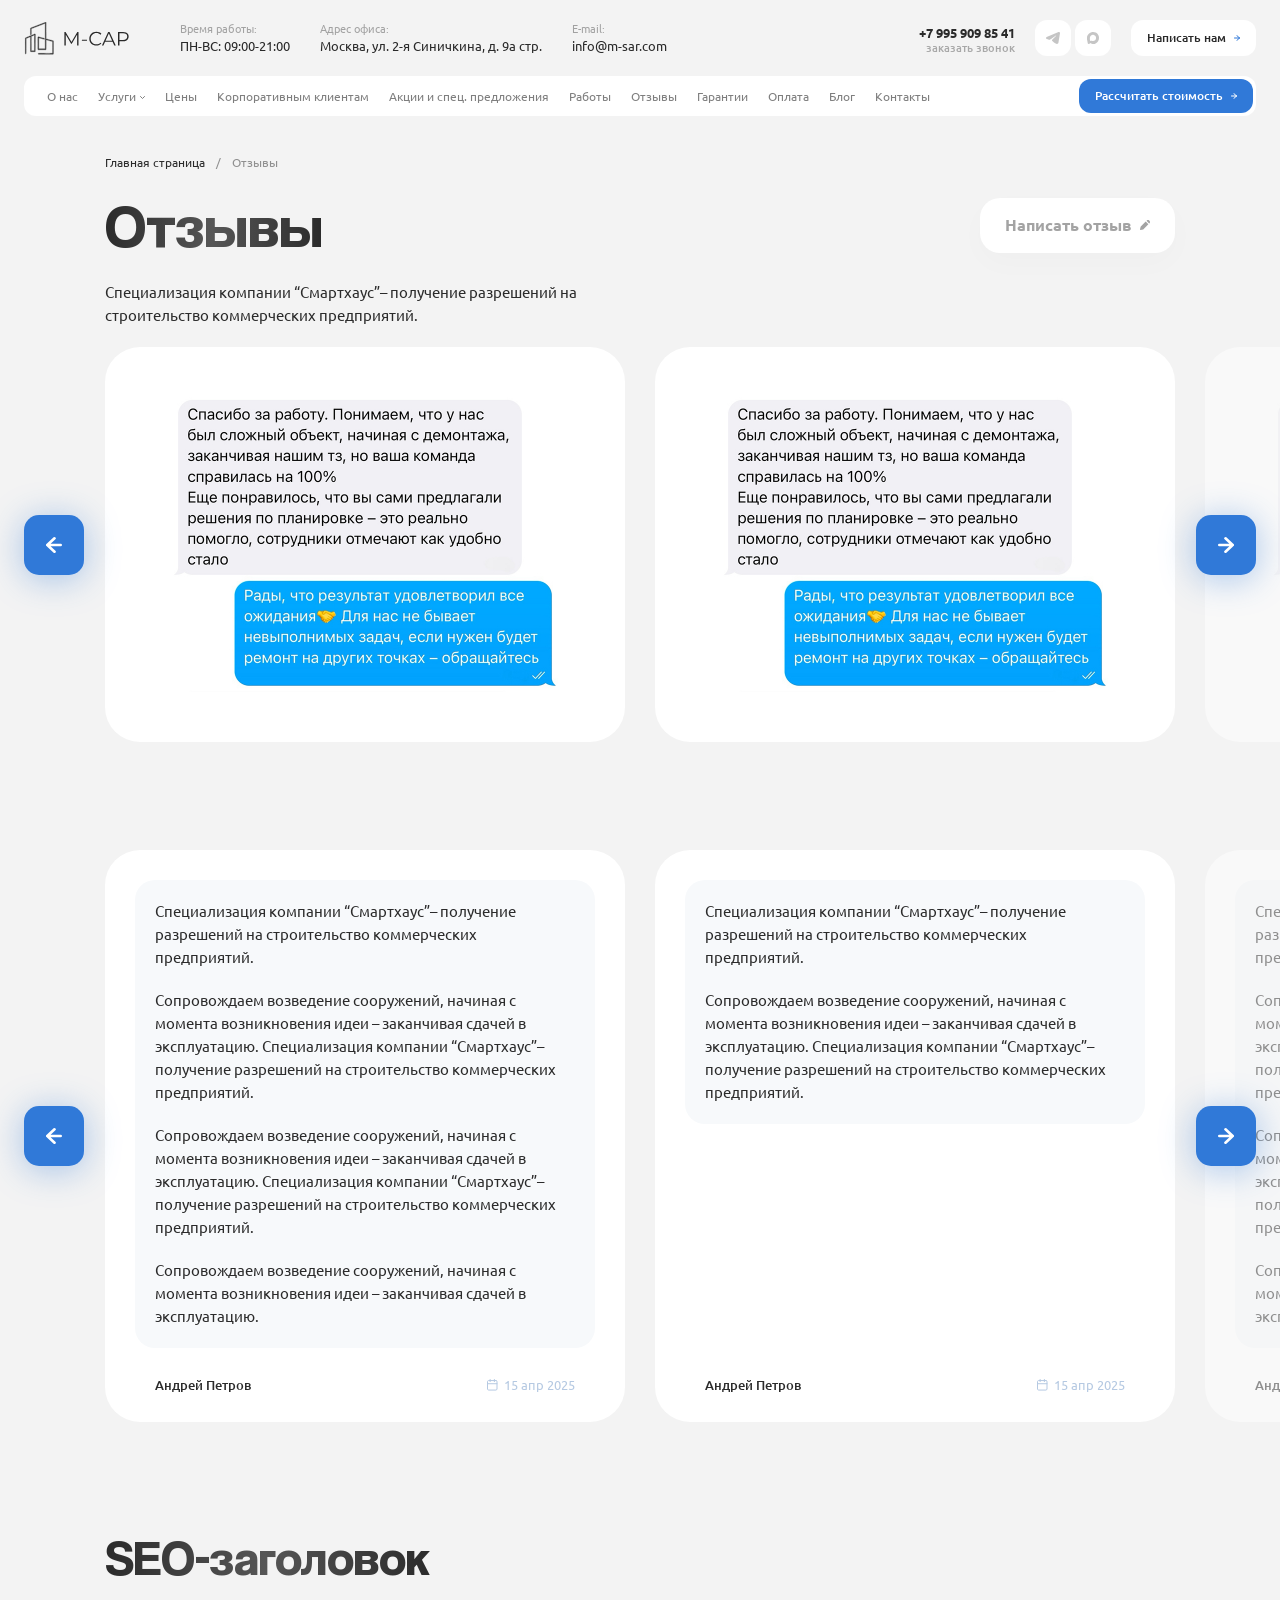
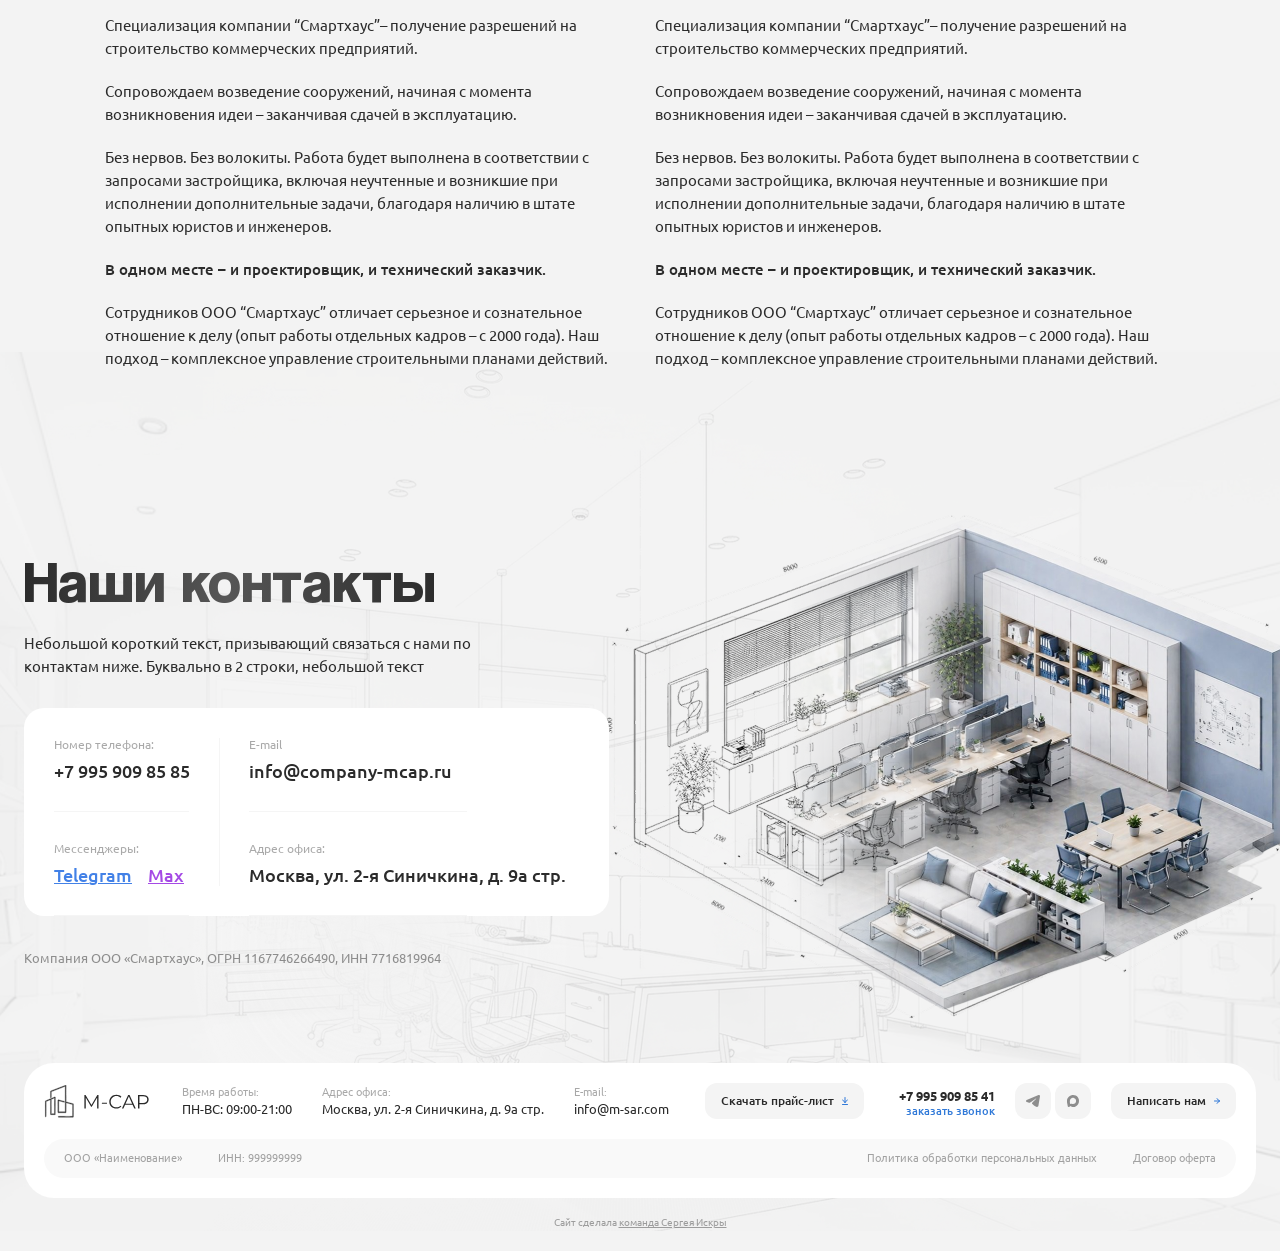
<file: reviews.html>
<!DOCTYPE html>
<html lang="ru">
	<head>
		<meta http-equiv="Content-Type" content="text/html; charset=utf-8">

		<!-- Adapting the page for mobile devices -->
		<meta name="viewport" content="width=device-width, initial-scale=1, maximum-scale=1">

		<!-- Prohibition of phone number recognition -->
		<meta name="format-detection" content="telephone=no">
		<meta name="SKYPE_TOOLBAR" content ="SKYPE_TOOLBAR_PARSER_COMPATIBLE">

		<!-- Page title -->
		<title>Заголовок страницы</title>

		<!-- Meta description -->
		<meta name="description" content="">

		<!-- Meta Keywords -->
		<meta name="keywords" content="">

		<!-- Changing the color of the mobile browser panel -->
		<meta name="msapplication-TileColor" content="#3079D8">
		<meta name="theme-color" content="#3079D8">

		<!-- Connecting style files -->
		<link rel="stylesheet" href="css/reset.css">
		<link rel="stylesheet" href="css/swiper-bundle.min.css">
		<link rel="stylesheet" href="css/swiper.css">
		<link rel="stylesheet" href="css/fancybox.css">
		<link rel="stylesheet" href="css/styles.css">
		<link rel="stylesheet" href="css/fonts.css">

		<link rel="stylesheet" href="css/response_1439.css" media="print, (max-width: 1439px)">
		<link rel="stylesheet" href="css/response_1279.css" media="print, (max-width: 1279px)">
		<link rel="stylesheet" href="css/response_1023.css" media="print, (max-width: 1023px)">
		<link rel="stylesheet" href="css/response_767.css" media="print, (max-width: 767px)">
	</head>

	<body>
		<div class="wrap">
			<div class="main">
				<header>
					<div class="cont">
						<div class="data">
							<a href="/" class="logo">
								<img src="images/logo.svg" alt="">
							</a>

							<div class="work_time">
								<div class="label">Время работы:</div>

								<div class="val">ПН-ВС: 09:00-21:00</div>
							</div>

							<div class="location">
								<div class="label">Адрес офиса:</div>

								<div class="val">Москва, ул. 2-я Синичкина, д. 9а стр.</div>
							</div>

							<div class="email">
								<div class="label">E-mail:</div>

								<div class="val">
									<a href="mailto:info@m-sar.com">info@m-sar.com</a>
								</div>
							</div>

							<div class="phone">
								<div><a href="tel:+7 995 909 85 41">+7 995 909 85 41</a></div>

								<button class="callback_btn">заказать звонок</button>
							</div>

							<div class="messengers">
								<a href="/" target="_blank" rel="noopener nofollow" class="tg_link">
									<svg class="icon"><use xlink:href="images/sprite.svg#ic_tg"></use></svg>
								</a>

								<a href="/" target="_blank" rel="noopener nofollow" class="max_link">
									<svg class="icon"><use xlink:href="images/sprite.svg#ic_max"></use></svg>
								</a>
							</div>

							<button class="feedback_btn modal_btn" data-modal="feedback_modal">
								<span>Написать нам</span>

								<svg class="icon"><use xlink:href="images/sprite.svg#ic_arrow_hor"></use></svg>
							</button>
						</div>

						<div class="bottom">
							<nav class="menu">
								<div class="item">
									<a href="/">
										<span>О нас</span>
									</a>
								</div>

								<div class="item">
									<a href="/" class="sub_link">
										<span>Услуги</span>

										<svg class="arr"><use xlink:href="images/sprite.svg#ic_arr_ver"></use></svg>
									</a>

									<div class="sub">
										<div><a href="/">Ремонт офисов</a></div>

										<div><a href="/">Ремонт кафе и ресторанов</a></div>

										<div><a href="/">Ремонт магазинов</a></div>

										<div><a href="/">Ремонт аптек</a></div>

										<div><a href="/">Ремонт торговых центров</a></div>

										<div><a href="/">Ремонт банков</a></div>

										<div><a href="/">Ремонт производственных помещений</a></div>

										<div><a href="/">Ремонт гостиниц</a></div>

										<div><a href="/">Ремонт медицинских учреждений</a></div>

										<div><a href="/">Ремонт салонов красоты</a></div>
									</div>
								</div>

								<div class="item">
									<a href="/">
										<span>Цены</span>
									</a>
								</div>

								<div class="item">
									<a href="/">
										<span>Корпоративным клиентам</span>
									</a>
								</div>

								<div class="item">
									<a href="/">
										<span>Акции и спец. предложения</span>
									</a>
								</div>

								<div class="item">
									<a href="/">
										<span>Работы</span>
									</a>
								</div>

								<div class="item">
									<a href="/">
										<span>Отзывы</span>
									</a>
								</div>

								<div class="item">
									<a href="/">
										<span>Гарантии</span>
									</a>
								</div>

								<div class="item">
									<a href="/">
										<span>Оплата</span>
									</a>
								</div>

								<div class="item">
									<a href="/">
										<span>Блог</span>
									</a>
								</div>

								<div class="item">
									<a href="/">
										<span>Контакты</span>
									</a>
								</div>
							</nav>

							<a href="/" class="calc_link">
								<span>Рассчитать стоимость</span>

								<svg class="icon"><use xlink:href="images/sprite.svg#ic_arrow_hor"></use></svg>
							</a>
						</div>
					</div>
				</header>


				<section class="mob_header">
					<div class="cont">
						<a href="/" class="logo">
							<img src="images/logo.svg" alt="">
						</a>

						<div class="messengers">
							<a href="/" target="_blank" rel="noopener nofollow" class="tg_link">
								<svg class="icon"><use xlink:href="images/sprite.svg#ic_tg"></use></svg>
							</a>

							<a href="/" target="_blank" rel="noopener nofollow" class="max_link">
								<svg class="icon"><use xlink:href="images/sprite.svg#ic_max"></use></svg>
							</a>
						</div>

						<button class="mob_menu_btn">
							<svg class="icon"><use xlink:href="images/sprite.svg#ic_menu"></use></svg>
						</button>
					</div>
				</section>


				<section class="mob_menu">
					<div class="data">
						<button class="close_btn">
							<svg class="icon"><use xlink:href="images/sprite.svg#ic_close"></use></svg>
						</button>

						<div class="scroll">
							<div class="work_time">
								<div class="label">Время работы:</div>

								<div class="val">ПН-ВС: 09:00-21:00</div>
							</div>

							<div class="location">
								<div class="label">Адрес офиса:</div>

								<div class="val">Москва, ул. 2-я Синичкина, д. 9а стр.</div>
							</div>

							<div class="email">
								<div class="label">E-mail:</div>

								<div class="val">
									<a href="mailto:info@m-sar.com">info@m-sar.com</a>
								</div>
							</div>

							<div class="contacts">
								<div class="phone">
									<div><a href="tel:+7 995 909 85 41">+7 995 909 85 41</a></div>

									<button class="callback_btn">заказать звонок</button>
								</div>

								<div class="messengers">
									<a href="/" target="_blank" rel="noopener nofollow" class="tg_link">
										<svg class="icon"><use xlink:href="images/sprite.svg#ic_tg"></use></svg>
									</a>

									<a href="/" target="_blank" rel="noopener nofollow" class="max_link">
										<svg class="icon"><use xlink:href="images/sprite.svg#ic_max"></use></svg>
									</a>
								</div>
							</div>

							<div class="btns">
								<button class="feedback_btn">
									<span>Написать нам</span>

									<svg class="icon"><use xlink:href="images/sprite.svg#ic_arrow_hor"></use></svg>
								</button>

								<a href="/" class="download_btn" download>
									<span>Прайс-лист</span>

									<svg class="icon"><use xlink:href="images/sprite.svg#ic_download"></use></svg>
								</a>
							</div>

							<div class="menu">
								<div class="item">
									<a href="/">
										<span>О нас</span>
									</a>
								</div>

								<div class="item">
									<a href="/" class="sub_link">
										<span>Услуги</span>

										<svg class="arr"><use xlink:href="images/sprite.svg#ic_arr_ver"></use></svg>
									</a>

									<div class="sub">
										<div class="list">
											<div><a href="/">Ремонт офисов</a></div>

											<div><a href="/">Ремонт кафе и ресторанов</a></div>

											<div><a href="/">Ремонт магазинов</a></div>

											<div><a href="/">Ремонт аптек</a></div>

											<div><a href="/">Ремонт торговых центров</a></div>

											<div><a href="/">Ремонт банков</a></div>

											<div><a href="/">Ремонт производственных помещений</a></div>

											<div><a href="/">Ремонт гостиниц</a></div>

											<div><a href="/">Ремонт медицинских учреждений</a></div>

											<div><a href="/">Ремонт салонов красоты</a></div>
										</div>
									</div>
								</div>

								<div class="item">
									<a href="/">
										<span>Цены</span>
									</a>
								</div>

								<div class="item">
									<a href="/">
										<span>Корпоративным клиентам</span>
									</a>
								</div>

								<div class="item">
									<a href="/">
										<span>Акции и спец. предложения</span>
									</a>
								</div>

								<div class="item">
									<a href="/">
										<span>Работы</span>
									</a>
								</div>

								<div class="item">
									<a href="/">
										<span>Отзывы</span>
									</a>
								</div>

								<div class="item">
									<a href="/">
										<span>Гарантии</span>
									</a>
								</div>

								<div class="item">
									<a href="/">
										<span>Оплата</span>
									</a>
								</div>

								<div class="item">
									<a href="/">
										<span>Блог</span>
									</a>
								</div>

								<div class="item">
									<a href="/">
										<span>Контакты</span>
									</a>
								</div>
							</div>
						</div>
					</div>
				</section>


				<section class="page_head s_m mob_center">
					<div class="cont s_w">
						<div class="breadcrumbs">
							<a href="/">Главная страница</a>

							<span class="sep">/</span>

							<span class="current">Отзывы</span>
						</div>

						<div class="row">
							<h1 class="page_title text_gradient">Отзывы</h1>

							<button class="add_review_btn">
								<span>Написать отзыв</span>

								<svg class="icon"><use xlink:href="images/sprite.svg#ic_write"></use></svg>
							</button>
						</div>

						<div class="page_desc text_block">
							<p>Специализация компании “Смартхаус”– получение разрешений на строительство коммерческих предприятий.</p>
						</div>
					</div>
				</section>


				<section class="reviews block">
					<div class="cont s_w">
						<div class="swiper">
							<div class="swiper-wrapper">
								<div class="swiper-slide">
									<div class="review">
										<picture class="image">
											<img src="images/tmp/review_image.jpg" alt="" loading="lazy">
										</picture>
									</div>
								</div>

								<div class="swiper-slide">
									<div class="review">
										<picture class="image">
											<img src="images/tmp/review_image.jpg" alt="" loading="lazy">
										</picture>
									</div>
								</div>

								<div class="swiper-slide">
									<div class="review">
										<picture class="image">
											<img src="images/tmp/review_image.jpg" alt="" loading="lazy">
										</picture>
									</div>
								</div>

								<div class="swiper-slide">
									<div class="review">
										<picture class="image">
											<img src="images/tmp/review_image.jpg" alt="" loading="lazy">
										</picture>
									</div>
								</div>

								<div class="swiper-slide">
									<div class="review">
										<picture class="image">
											<img src="images/tmp/review_image.jpg" alt="" loading="lazy">
										</picture>
									</div>
								</div>

								<div class="swiper-slide">
									<div class="review">
										<picture class="image">
											<img src="images/tmp/review_image.jpg" alt="" loading="lazy">
										</picture>
									</div>
								</div>
							</div>

							<button class="swiper-button-prev">
								<svg class="icon"><use xlink:href="images/sprite.svg#ic_arrow_hor"></use></svg>
							</button>

							<button class="swiper-button-next">
								<svg class="icon"><use xlink:href="images/sprite.svg#ic_arrow_hor"></use></svg>
							</button>
						</div>
					</div>
				</section>


				<section class="reviews block">
					<div class="cont s_w">
						<div class="swiper">
							<div class="swiper-wrapper">
								<div class="swiper-slide">
									<div class="review">
										<div class="text text_block">
											<p>Специализация компании “Смартхаус”– получение разрешений на строительство коммерческих предприятий.</p>

											<p>Сопровождаем возведение сооружений, начиная с момента возникновения идеи – заканчивая сдачей в эксплуатацию. Специализация компании “Смартхаус”– получение разрешений на строительство коммерческих предприятий.</p>

											<p>Сопровождаем возведение сооружений, начиная с момента возникновения идеи – заканчивая сдачей в эксплуатацию. Специализация компании “Смартхаус”– получение разрешений на строительство коммерческих предприятий.</p>

											<p>Сопровождаем возведение сооружений, начиная с момента возникновения идеи – заканчивая сдачей в эксплуатацию.</p>
										</div>

										<div class="info">
											<div class="author">Андрей Петров</div>

											<div class="date">
												<svg class="icon"><use xlink:href="images/sprite.svg#ic_calendar"></use></svg>

												<span>15 апр 2025</span>
											</div>
										</div>
									</div>
								</div>

								<div class="swiper-slide">
									<div class="review">
										<div class="text text_block">
											<p>Специализация компании “Смартхаус”– получение разрешений на строительство коммерческих предприятий.</p>

											<p>Сопровождаем возведение сооружений, начиная с момента возникновения идеи – заканчивая сдачей в эксплуатацию. Специализация компании “Смартхаус”– получение разрешений на строительство коммерческих предприятий.</p>
										</div>

										<div class="info">
											<div class="author">Андрей Петров</div>

											<div class="date">
												<svg class="icon"><use xlink:href="images/sprite.svg#ic_calendar"></use></svg>

												<span>15 апр 2025</span>
											</div>
										</div>
									</div>
								</div>

								<div class="swiper-slide">
									<div class="review">
										<div class="text text_block">
											<p>Специализация компании “Смартхаус”– получение разрешений на строительство коммерческих предприятий.</p>

											<p>Сопровождаем возведение сооружений, начиная с момента возникновения идеи – заканчивая сдачей в эксплуатацию. Специализация компании “Смартхаус”– получение разрешений на строительство коммерческих предприятий.</p>

											<p>Сопровождаем возведение сооружений, начиная с момента возникновения идеи – заканчивая сдачей в эксплуатацию. Специализация компании “Смартхаус”– получение разрешений на строительство коммерческих предприятий.</p>

											<p>Сопровождаем возведение сооружений, начиная с момента возникновения идеи – заканчивая сдачей в эксплуатацию.</p>
										</div>

										<div class="info">
											<div class="author">Андрей Петров</div>

											<div class="date">
												<svg class="icon"><use xlink:href="images/sprite.svg#ic_calendar"></use></svg>

												<span>15 апр 2025</span>
											</div>
										</div>
									</div>
								</div>

								<div class="swiper-slide">
									<div class="review">
										<div class="text text_block">
											<p>Специализация компании “Смартхаус”– получение разрешений на строительство коммерческих предприятий.</p>

											<p>Сопровождаем возведение сооружений, начиная с момента возникновения идеи – заканчивая сдачей в эксплуатацию. Специализация компании “Смартхаус”– получение разрешений на строительство коммерческих предприятий.</p>
										</div>

										<div class="info">
											<div class="author">Андрей Петров</div>

											<div class="date">
												<svg class="icon"><use xlink:href="images/sprite.svg#ic_calendar"></use></svg>

												<span>15 апр 2025</span>
											</div>
										</div>
									</div>
								</div>

								<div class="swiper-slide">
									<div class="review">
										<div class="text text_block">
											<p>Специализация компании “Смартхаус”– получение разрешений на строительство коммерческих предприятий.</p>

											<p>Сопровождаем возведение сооружений, начиная с момента возникновения идеи – заканчивая сдачей в эксплуатацию. Специализация компании “Смартхаус”– получение разрешений на строительство коммерческих предприятий.</p>

											<p>Сопровождаем возведение сооружений, начиная с момента возникновения идеи – заканчивая сдачей в эксплуатацию. Специализация компании “Смартхаус”– получение разрешений на строительство коммерческих предприятий.</p>

											<p>Сопровождаем возведение сооружений, начиная с момента возникновения идеи – заканчивая сдачей в эксплуатацию.</p>
										</div>

										<div class="info">
											<div class="author">Андрей Петров</div>

											<div class="date">
												<svg class="icon"><use xlink:href="images/sprite.svg#ic_calendar"></use></svg>

												<span>15 апр 2025</span>
											</div>
										</div>
									</div>
								</div>

								<div class="swiper-slide">
									<div class="review">
										<div class="text text_block">
											<p>Специализация компании “Смартхаус”– получение разрешений на строительство коммерческих предприятий.</p>

											<p>Сопровождаем возведение сооружений, начиная с момента возникновения идеи – заканчивая сдачей в эксплуатацию. Специализация компании “Смартхаус”– получение разрешений на строительство коммерческих предприятий.</p>
										</div>

										<div class="info">
											<div class="author">Андрей Петров</div>

											<div class="date">
												<svg class="icon"><use xlink:href="images/sprite.svg#ic_calendar"></use></svg>

												<span>15 апр 2025</span>
											</div>
										</div>
									</div>
								</div>
							</div>

							<button class="swiper-button-prev">
								<svg class="icon"><use xlink:href="images/sprite.svg#ic_arrow_hor"></use></svg>
							</button>

							<button class="swiper-button-next">
								<svg class="icon"><use xlink:href="images/sprite.svg#ic_arrow_hor"></use></svg>
							</button>
						</div>
					</div>
				</section>


				<section class="seo_block block">
					<div class="cont s_w">
						<div class="block_head">
							<div class="title small text_gradient">SEO-заголовок</div>
						</div>

						<div class="text_block">
							<div class="grid_row">
								<div class="col">
									<p>Специализация компании “Смартхаус”– получение разрешений на строительство коммерческих предприятий.</p>

									<p>Сопровождаем возведение сооружений, начиная с момента возникновения идеи – заканчивая сдачей в эксплуатацию.</p>

									<p>Без нервов. Без волокиты. Работа будет выполнена в соответствии с запросами застройщика, включая неучтенные и возникшие при исполнении дополнительные задачи, благодаря наличию в штате опытных юристов и инженеров.</p>

									<p><b>В одном месте – и проектировщик, и технический заказчик.</b></p>

									<p>Сотрудников ООО “Смартхаус” отличает серьезное и сознательное отношение к делу (опыт работы отдельных кадров – с 2000 года). Наш подход – комплексное управление строительными планами действий.</p>
								</div>

								<div class="col">
									<p>Специализация компании “Смартхаус”– получение разрешений на строительство коммерческих предприятий.</p>

									<p>Сопровождаем возведение сооружений, начиная с момента возникновения идеи – заканчивая сдачей в эксплуатацию.</p>

									<p>Без нервов. Без волокиты. Работа будет выполнена в соответствии с запросами застройщика, включая неучтенные и возникшие при исполнении дополнительные задачи, благодаря наличию в штате опытных юристов и инженеров.</p>

									<p><b>В одном месте – и проектировщик, и технический заказчик.</b></p>

									<p>Сотрудников ООО “Смартхаус” отличает серьезное и сознательное отношение к делу (опыт работы отдельных кадров – с 2000 года). Наш подход – комплексное управление строительными планами действий.</p>
								</div>
							</div>
						</div>
					</div>
				</section>


				<section class="contacts_block">
					<div class="cont">
						<div class="block_head">
							<div class="title text_gradient">Наши контакты</div>

							<div class="desc text_block">
								<p>Небольшой короткий текст, призывающий связаться с нами по контактам ниже. Буквально в 2 строки, небольшой текст</p>
							</div>
						</div>

						<div class="data">
							<div class="grid_row">
								<div class="item">
									<div class="label">Номер телефона:</div>

									<div class="val">
										<div><a href="tel:+7 995 909 85 85">+7 995 909 85 85</a></div>
									</div>
								</div>

								<div class="item">
									<div class="label">E-mail</div>

									<div class="val">
										<div><a href="mailto:info@company-mcap.ru">info@company-mcap.ru</a></div>
									</div>
								</div>

								<div class="item messengers">
									<div class="label">Мессенджеры:</div>

									<div class="val">
										<div><a href="/" class="tg_link" rel="noopener nofollow">Telegram</a></div>

										<div><a href="/" class="max_link" rel="noopener nofollow">Max</a></div>
									</div>
								</div>

								<div class="item">
									<div class="label">Адрес офиса:</div>

									<div class="val">
										<div>Москва, ул. 2-я Синичкина, д. 9а стр.</div>
									</div>
								</div>
							</div>
						</div>

						<div class="requisites">Компания ООО «Смартхаус»,<br> ОГРН 1167746266490,<br> ИНН 7716819964</div>
					</div>

					<picture class="image">
						<img src="images/contacts_block_image.png" alt="" loading="lazy">
					</picture>

					<picture class="bg">
						<img src="images/bg_contacts_block.png" alt="" loading="lazy">
					</picture>
				</section>
			</div>


			<footer>
				<div class="cont">
					<div class="data">
						<div class="logo">
							<img src="images/logo.svg" alt="">
						</div>

						<div class="info">
							<div class="work_time">
								<div class="label">Время работы:</div>

								<div class="val">ПН-ВС: 09:00-21:00</div>
							</div>

							<div class="location">
								<div class="label">Адрес офиса:</div>

								<div class="val">Москва, ул. 2-я Синичкина, д. 9а стр.</div>
							</div>

							<div class="email">
								<div class="label">E-mail:</div>

								<div class="val">
									<a href="mailto:info@m-sar.com">info@m-sar.com</a>
								</div>
							</div>
						</div>

						<a href="/" class="download_btn" download>
							<span>Скачать прайс-лист</span>

							<svg class="icon"><use xlink:href="images/sprite.svg#ic_download"></use></svg>
						</a>

						<div class="phone">
							<div><a href="tel:+7 995 909 85 41">+7 995 909 85 41</a></div>

							<button class="callback_btn">заказать звонок</button>
						</div>

						<div class="messengers">
							<a href="/" target="_blank" rel="noopener nofollow" class="tg_link">
								<svg class="icon"><use xlink:href="images/sprite.svg#ic_tg"></use></svg>
							</a>

							<a href="/" target="_blank" rel="noopener nofollow" class="max_link">
								<svg class="icon"><use xlink:href="images/sprite.svg#ic_max"></use></svg>
							</a>
						</div>

						<button class="feedback_btn">
							<span>Написать нам</span>

							<svg class="icon"><use xlink:href="images/sprite.svg#ic_arrow_hor"></use></svg>
						</button>

						<div class="bottom">
							<div class="requisites">
								<div>ООО «Наименование»</div>
								<div>ИНН: 999999999</div>
							</div>

							<div class="links">
								<div><a href="/">Политика обработки персональных данных</a></div>

								<div><a href="/">Договор оферта</a></div>
							</div>
						</div>
					</div>

					<div class="creator">
						Сайт сделала <a href="/" target="_blank" rel="noopener nofollow">команда Сергея Искры</a>
					</div>
				</div>
			</footer>


			<div class="overlay"></div>
		</div>


		<section class="modal" id="feedback_modal">
			<div class="title text_gradient">Написать нам</div>

			<div class="desc">Оставьте свое сообщение нам, и мы свяжемся<br> с вами в самое ближайшее время</div>

			<form action="" class="form">
				<div class="line">
					<div class="field">
						<textarea name="" placeholder="Ваш вопрос"></textarea>
					</div>
				</div>

				<div class="line">
					<div class="field">
						<input type="tel" name="" value="" class="input" placeholder="Номер телефона">
					</div>
				</div>

				<div class="line agree">
					<div class="field">
						<label class="checkbox">
							<input type="checkbox" name="agree">

							<div class="check">
								<svg class="icon"><use xlink:href="images/sprite.svg#ic_check"></use></svg>
							</div>

							<div>Я согласен на <a href="/" target="_blank">обработку персональных данных</a></div>
						</label>
					</div>
				</div>

				<div class="submit">
					<button type="submit" class="submit_btn">
						<span>Отправить заявку</span>

						<svg class="icon"><use xlink:href="images/sprite.svg#ic_arrow_hor"></use></svg>
					</button>
				</div>
			</form>
		</section>


		<section class="modal success" id="success_modal">
			<div class="icon">
				<svg><use xlink:href="images/sprite.svg#ic_check"></use></svg>
			</div>

			<div class="title text_gradient">Заявка отправлена</div>

			<div class="desc">Мы свяжемся с вами в течение дня</div>
		</section>


		<!-- Connecting javascript files -->
		<script src="js/jquery-3.7.1.min.js"></script>
		<script src="js/functions.js"></script>
		<script src="js/swiper-bundle.min.js"></script>
		<script src="js/fancybox.js"></script>
		<script src="js/imask.js"></script>
		<script src="js/scripts.js"></script>
	</body>
</html>
</file>
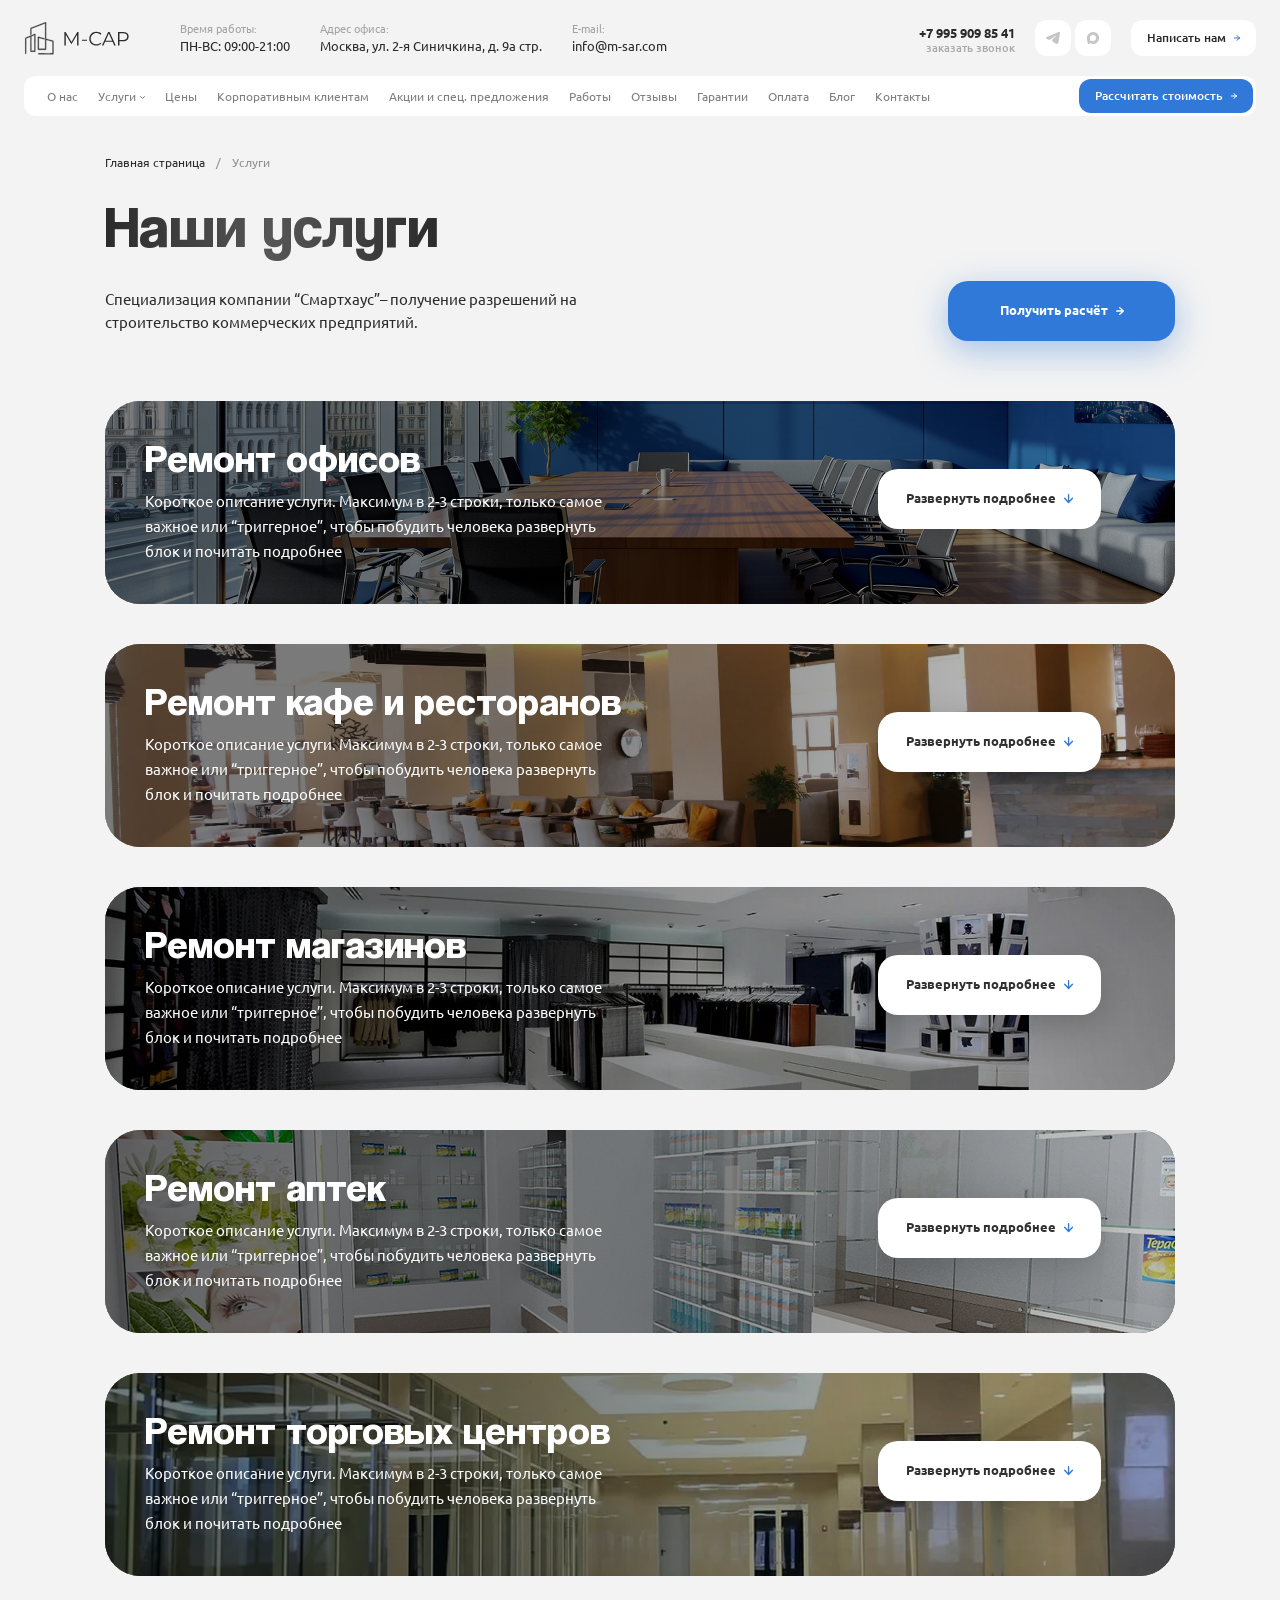
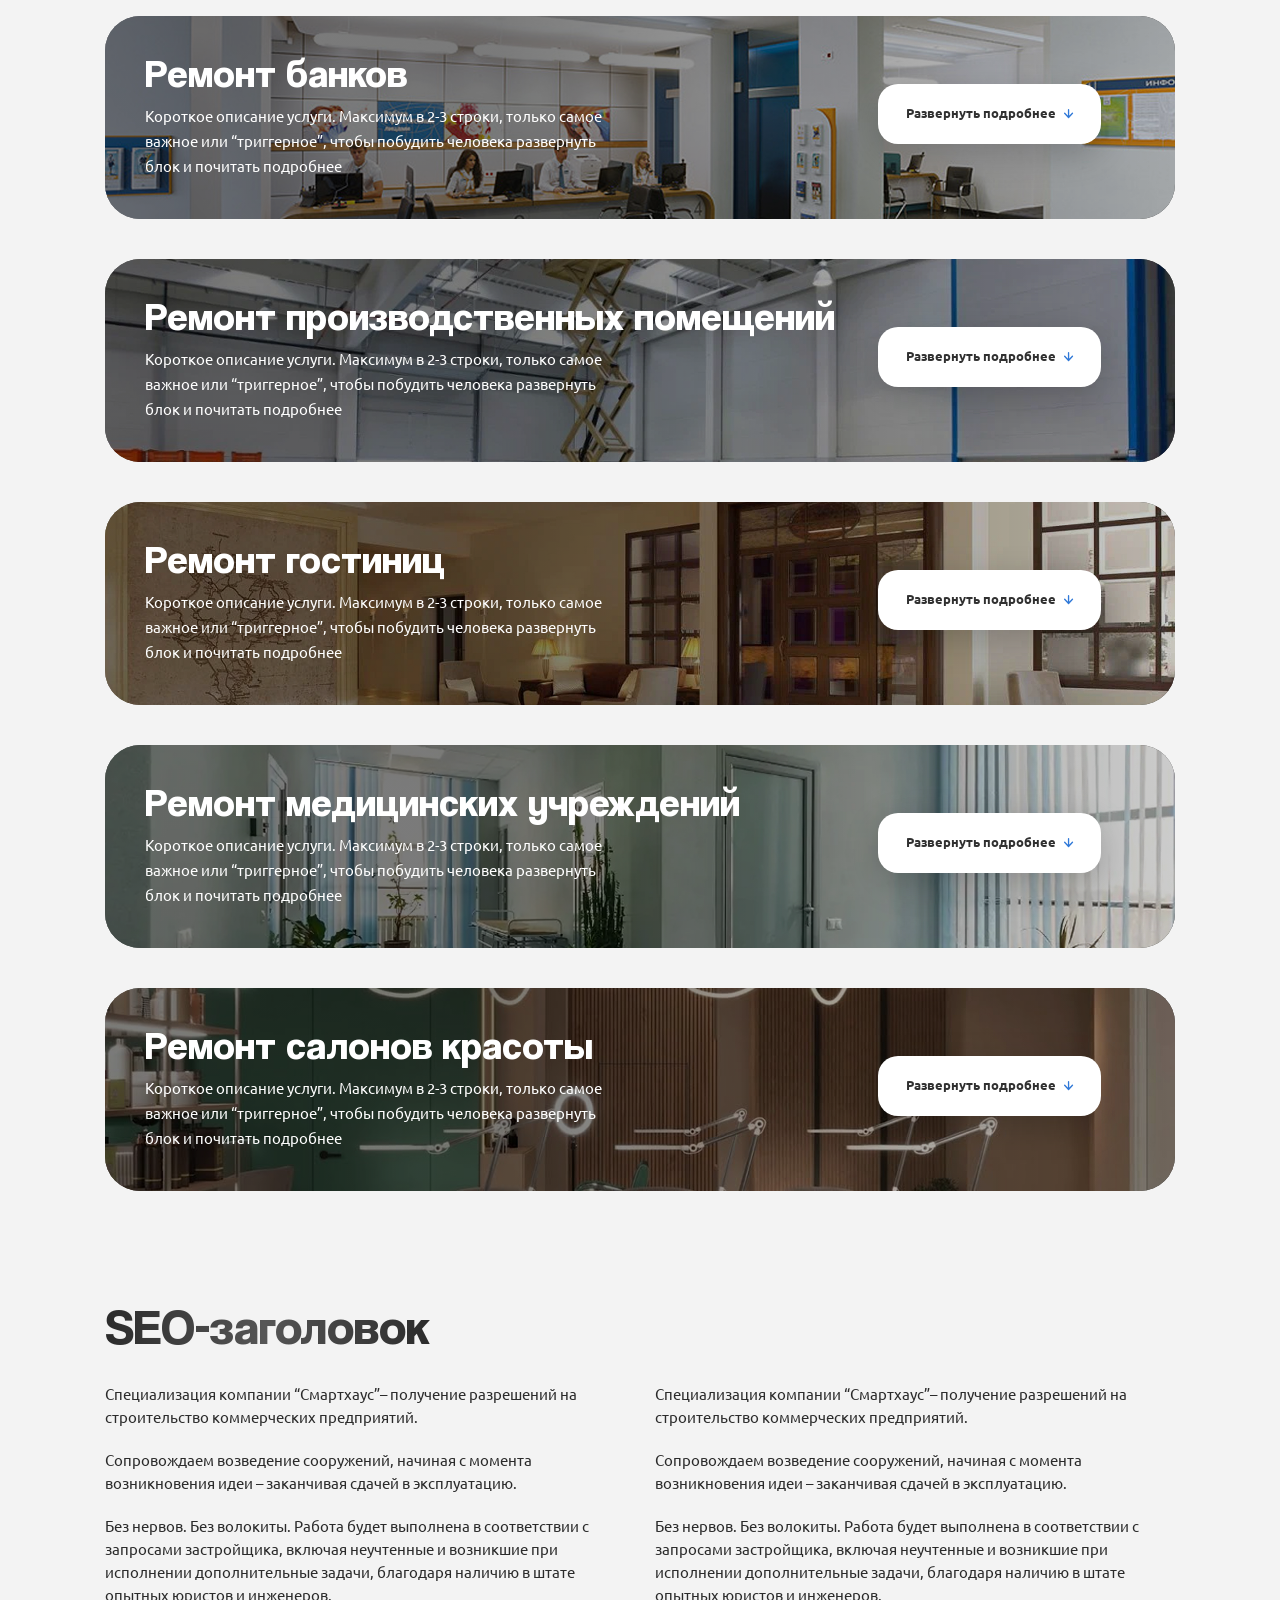
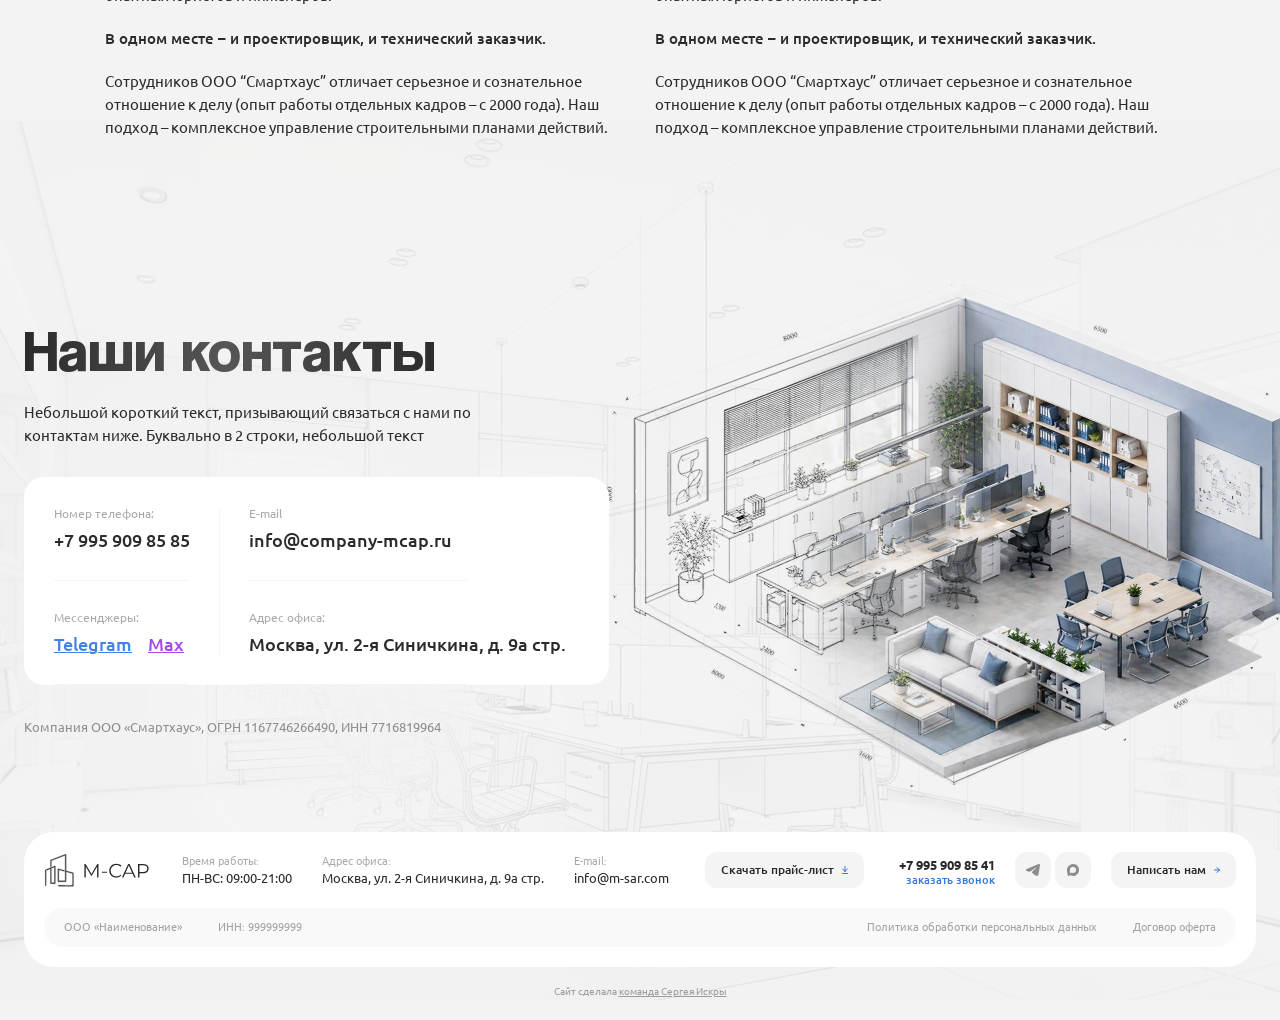
<file: services.html>
<!DOCTYPE html>
<html lang="ru">
	<head>
		<meta http-equiv="Content-Type" content="text/html; charset=utf-8">

		<!-- Adapting the page for mobile devices -->
		<meta name="viewport" content="width=device-width, initial-scale=1, maximum-scale=1">

		<!-- Prohibition of phone number recognition -->
		<meta name="format-detection" content="telephone=no">
		<meta name="SKYPE_TOOLBAR" content ="SKYPE_TOOLBAR_PARSER_COMPATIBLE">

		<!-- Page title -->
		<title>Заголовок страницы</title>

		<!-- Meta description -->
		<meta name="description" content="">

		<!-- Meta Keywords -->
		<meta name="keywords" content="">

		<!-- Changing the color of the mobile browser panel -->
		<meta name="msapplication-TileColor" content="#3079D8">
		<meta name="theme-color" content="#3079D8">

		<!-- Changing the color of the mobile browser panel -->
		<meta name="msapplication-TileColor" content="#3079D8">
		<meta name="theme-color" content="#3079D8">

		<!-- Connecting style files -->
		<link rel="stylesheet" href="css/reset.css">
		<link rel="stylesheet" href="css/swiper-bundle.min.css">
		<link rel="stylesheet" href="css/swiper.css">
		<link rel="stylesheet" href="css/fancybox.css">
		<link rel="stylesheet" href="css/styles.css">
		<link rel="stylesheet" href="css/fonts.css">

		<link rel="stylesheet" href="css/response_1439.css" media="print, (max-width: 1439px)">
		<link rel="stylesheet" href="css/response_1279.css" media="print, (max-width: 1279px)">
		<link rel="stylesheet" href="css/response_1023.css" media="print, (max-width: 1023px)">
		<link rel="stylesheet" href="css/response_767.css" media="print, (max-width: 767px)">
	</head>

	<body>
		<div class="wrap">
			<div class="main">
				<header>
					<div class="cont">
						<div class="data">
							<a href="/" class="logo">
								<img src="images/logo.svg" alt="">
							</a>

							<div class="work_time">
								<div class="label">Время работы:</div>

								<div class="val">ПН-ВС: 09:00-21:00</div>
							</div>

							<div class="location">
								<div class="label">Адрес офиса:</div>

								<div class="val">Москва, ул. 2-я Синичкина, д. 9а стр.</div>
							</div>

							<div class="email">
								<div class="label">E-mail:</div>

								<div class="val">
									<a href="mailto:info@m-sar.com">info@m-sar.com</a>
								</div>
							</div>

							<div class="phone">
								<div><a href="tel:+7 995 909 85 41">+7 995 909 85 41</a></div>

								<button class="callback_btn">заказать звонок</button>
							</div>

							<div class="messengers">
								<a href="/" target="_blank" rel="noopener nofollow" class="tg_link">
									<svg class="icon"><use xlink:href="images/sprite.svg#ic_tg"></use></svg>
								</a>

								<a href="/" target="_blank" rel="noopener nofollow" class="max_link">
									<svg class="icon"><use xlink:href="images/sprite.svg#ic_max"></use></svg>
								</a>
							</div>

							<button class="feedback_btn modal_btn" data-modal="feedback_modal">
								<span>Написать нам</span>

								<svg class="icon"><use xlink:href="images/sprite.svg#ic_arrow_hor"></use></svg>
							</button>
						</div>

						<div class="bottom">
							<nav class="menu">
								<div class="item">
									<a href="/">
										<span>О нас</span>
									</a>
								</div>

								<div class="item">
									<a href="/" class="sub_link">
										<span>Услуги</span>

										<svg class="arr"><use xlink:href="images/sprite.svg#ic_arr_ver"></use></svg>
									</a>

									<div class="sub">
										<div><a href="/">Ремонт офисов</a></div>

										<div><a href="/">Ремонт кафе и ресторанов</a></div>

										<div><a href="/">Ремонт магазинов</a></div>

										<div><a href="/">Ремонт аптек</a></div>

										<div><a href="/">Ремонт торговых центров</a></div>

										<div><a href="/">Ремонт банков</a></div>

										<div><a href="/">Ремонт производственных помещений</a></div>

										<div><a href="/">Ремонт гостиниц</a></div>

										<div><a href="/">Ремонт медицинских учреждений</a></div>

										<div><a href="/">Ремонт салонов красоты</a></div>
									</div>
								</div>

								<div class="item">
									<a href="/">
										<span>Цены</span>
									</a>
								</div>

								<div class="item">
									<a href="/">
										<span>Корпоративным клиентам</span>
									</a>
								</div>

								<div class="item">
									<a href="/">
										<span>Акции и спец. предложения</span>
									</a>
								</div>

								<div class="item">
									<a href="/">
										<span>Работы</span>
									</a>
								</div>

								<div class="item">
									<a href="/">
										<span>Отзывы</span>
									</a>
								</div>

								<div class="item">
									<a href="/">
										<span>Гарантии</span>
									</a>
								</div>

								<div class="item">
									<a href="/">
										<span>Оплата</span>
									</a>
								</div>

								<div class="item">
									<a href="/">
										<span>Блог</span>
									</a>
								</div>

								<div class="item">
									<a href="/">
										<span>Контакты</span>
									</a>
								</div>
							</nav>

							<a href="/" class="calc_link">
								<span>Рассчитать стоимость</span>

								<svg class="icon"><use xlink:href="images/sprite.svg#ic_arrow_hor"></use></svg>
							</a>
						</div>
					</div>
				</header>


				<section class="mob_header">
					<div class="cont">
						<a href="/" class="logo">
							<img src="images/logo.svg" alt="">
						</a>

						<div class="messengers">
							<a href="/" target="_blank" rel="noopener nofollow" class="tg_link">
								<svg class="icon"><use xlink:href="images/sprite.svg#ic_tg"></use></svg>
							</a>

							<a href="/" target="_blank" rel="noopener nofollow" class="max_link">
								<svg class="icon"><use xlink:href="images/sprite.svg#ic_max"></use></svg>
							</a>
						</div>

						<button class="mob_menu_btn">
							<svg class="icon"><use xlink:href="images/sprite.svg#ic_menu"></use></svg>
						</button>
					</div>
				</section>


				<section class="mob_menu">
					<div class="data">
						<button class="close_btn">
							<svg class="icon"><use xlink:href="images/sprite.svg#ic_close"></use></svg>
						</button>

						<div class="scroll">
							<div class="work_time">
								<div class="label">Время работы:</div>

								<div class="val">ПН-ВС: 09:00-21:00</div>
							</div>

							<div class="location">
								<div class="label">Адрес офиса:</div>

								<div class="val">Москва, ул. 2-я Синичкина, д. 9а стр.</div>
							</div>

							<div class="email">
								<div class="label">E-mail:</div>

								<div class="val">
									<a href="mailto:info@m-sar.com">info@m-sar.com</a>
								</div>
							</div>

							<div class="contacts">
								<div class="phone">
									<div><a href="tel:+7 995 909 85 41">+7 995 909 85 41</a></div>

									<button class="callback_btn">заказать звонок</button>
								</div>

								<div class="messengers">
									<a href="/" target="_blank" rel="noopener nofollow" class="tg_link">
										<svg class="icon"><use xlink:href="images/sprite.svg#ic_tg"></use></svg>
									</a>

									<a href="/" target="_blank" rel="noopener nofollow" class="max_link">
										<svg class="icon"><use xlink:href="images/sprite.svg#ic_max"></use></svg>
									</a>
								</div>
							</div>

							<div class="btns">
								<button class="feedback_btn">
									<span>Написать нам</span>

									<svg class="icon"><use xlink:href="images/sprite.svg#ic_arrow_hor"></use></svg>
								</button>

								<a href="/" class="download_btn" download>
									<span>Прайс-лист</span>

									<svg class="icon"><use xlink:href="images/sprite.svg#ic_download"></use></svg>
								</a>
							</div>

							<div class="menu">
								<div class="item">
									<a href="/">
										<span>О нас</span>
									</a>
								</div>

								<div class="item">
									<a href="/" class="sub_link">
										<span>Услуги</span>

										<svg class="arr"><use xlink:href="images/sprite.svg#ic_arr_ver"></use></svg>
									</a>

									<div class="sub">
										<div class="list">
											<div><a href="/">Ремонт офисов</a></div>

											<div><a href="/">Ремонт кафе и ресторанов</a></div>

											<div><a href="/">Ремонт магазинов</a></div>

											<div><a href="/">Ремонт аптек</a></div>

											<div><a href="/">Ремонт торговых центров</a></div>

											<div><a href="/">Ремонт банков</a></div>

											<div><a href="/">Ремонт производственных помещений</a></div>

											<div><a href="/">Ремонт гостиниц</a></div>

											<div><a href="/">Ремонт медицинских учреждений</a></div>

											<div><a href="/">Ремонт салонов красоты</a></div>
										</div>
									</div>
								</div>

								<div class="item">
									<a href="/">
										<span>Цены</span>
									</a>
								</div>

								<div class="item">
									<a href="/">
										<span>Корпоративным клиентам</span>
									</a>
								</div>

								<div class="item">
									<a href="/">
										<span>Акции и спец. предложения</span>
									</a>
								</div>

								<div class="item">
									<a href="/">
										<span>Работы</span>
									</a>
								</div>

								<div class="item">
									<a href="/">
										<span>Отзывы</span>
									</a>
								</div>

								<div class="item">
									<a href="/">
										<span>Гарантии</span>
									</a>
								</div>

								<div class="item">
									<a href="/">
										<span>Оплата</span>
									</a>
								</div>

								<div class="item">
									<a href="/">
										<span>Блог</span>
									</a>
								</div>

								<div class="item">
									<a href="/">
										<span>Контакты</span>
									</a>
								</div>
							</div>
						</div>
					</div>
				</section>


				<section class="page_head l_m mob_center">
					<div class="cont s_w">
						<div class="breadcrumbs">
							<a href="/">Главная страница</a>

							<span class="sep">/</span>

							<span class="current">Услуги</span>
						</div>

						<h1 class="page_title text_gradient">Наши услуги</h1>

						<div class="row">
							<div class="page_desc text_block">
								<p>Специализация компании “Смартхаус”– получение разрешений на строительство коммерческих предприятий.</p>
							</div>

							<a href="/" class="get_link">
								<span>Получить расчёт</span>

								<svg class="icon"><use xlink:href="images/sprite.svg#ic_arrow_hor"></use></svg>
							</a>
						</div>
					</div>
				</section>


				<section class="services block">
					<div class="cont s_w">
						<div class="list">
							<div class="service">
								<div class="head">
									<div class="info">
										<div class="name">Ремонт офисов</div>

										<div class="desc text_block">
											<p>Короткое описание услуги. Максимум в 2-3 строки, только самое важное или “триггерное”, чтобы побудить человека развернуть блок и почитать подробнее</p>
										</div>
									</div>

									<button class="spoler_btn">
										<span>Развернуть подробнее</span>
										<span>Свернуть подробности</span>

										<svg class="icon"><use xlink:href="images/sprite.svg#ic_arrow_ver"></use></svg>
									</button>
								</div>

								<div class="data">
									<div class="desc text_block">
										<p>На работе человек проводит немалую часть жизни, поэтому офисное пространство должно быть максимально комфортным и продуманным.</p>

										<p>Дизайн офиса должен способствовать продуктивной и эффективной работе сотрудников, а значит при проектировании офисного помещения нужно учесть все нюансы – отопление, освещение, цвет стен, расстановку мебели, места проходов.</p>
									</div>

									<div class="images">
										<div class="swiper">
											<div class="swiper-wrapper">
												<div class="swiper-slide">
													<picture class="image">
														<img src="images/tmp/service_img.jpg" alt="" loading="lazy" class="cover">
													</picture>
												</div>

												<div class="swiper-slide">
													<picture class="image">
														<img src="images/tmp/service_img.jpg" alt="" loading="lazy" class="cover">
													</picture>
												</div>

												<div class="swiper-slide">
													<picture class="image">
														<img src="images/tmp/service_img.jpg" alt="" loading="lazy" class="cover">
													</picture>
												</div>
											</div>

											<button class="swiper-button-prev">
												<svg class="icon"><use xlink:href="images/sprite.svg#ic_arrow_hor"></use></svg>
											</button>

											<button class="swiper-button-next">
												<svg class="icon"><use xlink:href="images/sprite.svg#ic_arrow_hor"></use></svg>
											</button>
										</div>
									</div>
								</div>

								<picture class="bg">
									<img src="images/tmp/bg_service_img1.jpg" alt="" loading="lazy" class="cover">
								</picture>
							</div>

							<div class="service">
								<div class="head">
									<div class="info">
										<div class="name">Ремонт кафе и ресторанов</div>

										<div class="desc text_block">
											<p>Короткое описание услуги. Максимум в 2-3 строки, только самое важное или “триггерное”, чтобы побудить человека развернуть блок и почитать подробнее</p>
										</div>
									</div>

									<button class="spoler_btn">
										<span>Развернуть подробнее</span>
										<span>Свернуть подробности</span>

										<svg class="icon"><use xlink:href="images/sprite.svg#ic_arrow_ver"></use></svg>
									</button>
								</div>

								<div class="data">
									<div class="desc text_block">
										<p>На работе человек проводит немалую часть жизни, поэтому офисное пространство должно быть максимально комфортным и продуманным.</p>

										<p>Дизайн офиса должен способствовать продуктивной и эффективной работе сотрудников, а значит при проектировании офисного помещения нужно учесть все нюансы – отопление, освещение, цвет стен, расстановку мебели, места проходов.</p>
									</div>

									<div class="images">
										<div class="swiper">
											<div class="swiper-wrapper">
												<div class="swiper-slide">
													<picture class="image">
														<img src="images/tmp/service_img.jpg" alt="" loading="lazy" class="cover">
													</picture>
												</div>

												<div class="swiper-slide">
													<picture class="image">
														<img src="images/tmp/service_img.jpg" alt="" loading="lazy" class="cover">
													</picture>
												</div>

												<div class="swiper-slide">
													<picture class="image">
														<img src="images/tmp/service_img.jpg" alt="" loading="lazy" class="cover">
													</picture>
												</div>
											</div>

											<button class="swiper-button-prev">
												<svg class="icon"><use xlink:href="images/sprite.svg#ic_arrow_hor"></use></svg>
											</button>

											<button class="swiper-button-next">
												<svg class="icon"><use xlink:href="images/sprite.svg#ic_arrow_hor"></use></svg>
											</button>
										</div>
									</div>
								</div>

								<picture class="bg">
									<img src="images/tmp/bg_service_img2.jpg" alt="" loading="lazy" class="cover">
								</picture>
							</div>

							<div class="service">
								<div class="head">
									<div class="info">
										<div class="name">Ремонт магазинов</div>

										<div class="desc text_block">
											<p>Короткое описание услуги. Максимум в 2-3 строки, только самое важное или “триггерное”, чтобы побудить человека развернуть блок и почитать подробнее</p>
										</div>
									</div>

									<button class="spoler_btn">
										<span>Развернуть подробнее</span>
										<span>Свернуть подробности</span>

										<svg class="icon"><use xlink:href="images/sprite.svg#ic_arrow_ver"></use></svg>
									</button>
								</div>

								<div class="data">
									<div class="desc text_block">
										<p>На работе человек проводит немалую часть жизни, поэтому офисное пространство должно быть максимально комфортным и продуманным.</p>

										<p>Дизайн офиса должен способствовать продуктивной и эффективной работе сотрудников, а значит при проектировании офисного помещения нужно учесть все нюансы – отопление, освещение, цвет стен, расстановку мебели, места проходов.</p>
									</div>

									<div class="images">
										<div class="swiper">
											<div class="swiper-wrapper">
												<div class="swiper-slide">
													<picture class="image">
														<img src="images/tmp/service_img.jpg" alt="" loading="lazy" class="cover">
													</picture>
												</div>

												<div class="swiper-slide">
													<picture class="image">
														<img src="images/tmp/service_img.jpg" alt="" loading="lazy" class="cover">
													</picture>
												</div>

												<div class="swiper-slide">
													<picture class="image">
														<img src="images/tmp/service_img.jpg" alt="" loading="lazy" class="cover">
													</picture>
												</div>
											</div>

											<button class="swiper-button-prev">
												<svg class="icon"><use xlink:href="images/sprite.svg#ic_arrow_hor"></use></svg>
											</button>

											<button class="swiper-button-next">
												<svg class="icon"><use xlink:href="images/sprite.svg#ic_arrow_hor"></use></svg>
											</button>
										</div>
									</div>
								</div>

								<picture class="bg">
									<img src="images/tmp/bg_service_img3.jpg" alt="" loading="lazy" class="cover">
								</picture>
							</div>

							<div class="service">
								<div class="head">
									<div class="info">
										<div class="name">Ремонт аптек</div>

										<div class="desc text_block">
											<p>Короткое описание услуги. Максимум в 2-3 строки, только самое важное или “триггерное”, чтобы побудить человека развернуть блок и почитать подробнее</p>
										</div>
									</div>

									<button class="spoler_btn">
										<span>Развернуть подробнее</span>
										<span>Свернуть подробности</span>

										<svg class="icon"><use xlink:href="images/sprite.svg#ic_arrow_ver"></use></svg>
									</button>
								</div>

								<div class="data">
									<div class="desc text_block">
										<p>На работе человек проводит немалую часть жизни, поэтому офисное пространство должно быть максимально комфортным и продуманным.</p>

										<p>Дизайн офиса должен способствовать продуктивной и эффективной работе сотрудников, а значит при проектировании офисного помещения нужно учесть все нюансы – отопление, освещение, цвет стен, расстановку мебели, места проходов.</p>
									</div>

									<div class="images">
										<div class="swiper">
											<div class="swiper-wrapper">
												<div class="swiper-slide">
													<picture class="image">
														<img src="images/tmp/service_img.jpg" alt="" loading="lazy" class="cover">
													</picture>
												</div>

												<div class="swiper-slide">
													<picture class="image">
														<img src="images/tmp/service_img.jpg" alt="" loading="lazy" class="cover">
													</picture>
												</div>

												<div class="swiper-slide">
													<picture class="image">
														<img src="images/tmp/service_img.jpg" alt="" loading="lazy" class="cover">
													</picture>
												</div>
											</div>

											<button class="swiper-button-prev">
												<svg class="icon"><use xlink:href="images/sprite.svg#ic_arrow_hor"></use></svg>
											</button>

											<button class="swiper-button-next">
												<svg class="icon"><use xlink:href="images/sprite.svg#ic_arrow_hor"></use></svg>
											</button>
										</div>
									</div>
								</div>

								<picture class="bg">
									<img src="images/tmp/bg_service_img4.jpg" alt="" loading="lazy" class="cover">
								</picture>
							</div>

							<div class="service">
								<div class="head">
									<div class="info">
										<div class="name">Ремонт торговых центров</div>

										<div class="desc text_block">
											<p>Короткое описание услуги. Максимум в 2-3 строки, только самое важное или “триггерное”, чтобы побудить человека развернуть блок и почитать подробнее</p>
										</div>
									</div>

									<button class="spoler_btn">
										<span>Развернуть подробнее</span>
										<span>Свернуть подробности</span>

										<svg class="icon"><use xlink:href="images/sprite.svg#ic_arrow_ver"></use></svg>
									</button>
								</div>

								<div class="data">
									<div class="desc text_block">
										<p>На работе человек проводит немалую часть жизни, поэтому офисное пространство должно быть максимально комфортным и продуманным.</p>

										<p>Дизайн офиса должен способствовать продуктивной и эффективной работе сотрудников, а значит при проектировании офисного помещения нужно учесть все нюансы – отопление, освещение, цвет стен, расстановку мебели, места проходов.</p>
									</div>

									<div class="images">
										<div class="swiper">
											<div class="swiper-wrapper">
												<div class="swiper-slide">
													<picture class="image">
														<img src="images/tmp/service_img.jpg" alt="" loading="lazy" class="cover">
													</picture>
												</div>

												<div class="swiper-slide">
													<picture class="image">
														<img src="images/tmp/service_img.jpg" alt="" loading="lazy" class="cover">
													</picture>
												</div>

												<div class="swiper-slide">
													<picture class="image">
														<img src="images/tmp/service_img.jpg" alt="" loading="lazy" class="cover">
													</picture>
												</div>
											</div>

											<button class="swiper-button-prev">
												<svg class="icon"><use xlink:href="images/sprite.svg#ic_arrow_hor"></use></svg>
											</button>

											<button class="swiper-button-next">
												<svg class="icon"><use xlink:href="images/sprite.svg#ic_arrow_hor"></use></svg>
											</button>
										</div>
									</div>
								</div>

								<picture class="bg">
									<img src="images/tmp/bg_service_img5.jpg" alt="" loading="lazy" class="cover">
								</picture>
							</div>

							<div class="service">
								<div class="head">
									<div class="info">
										<div class="name">Ремонт банков</div>

										<div class="desc text_block">
											<p>Короткое описание услуги. Максимум в 2-3 строки, только самое важное или “триггерное”, чтобы побудить человека развернуть блок и почитать подробнее</p>
										</div>
									</div>

									<button class="spoler_btn">
										<span>Развернуть подробнее</span>
										<span>Свернуть подробности</span>

										<svg class="icon"><use xlink:href="images/sprite.svg#ic_arrow_ver"></use></svg>
									</button>
								</div>

								<div class="data">
									<div class="desc text_block">
										<p>На работе человек проводит немалую часть жизни, поэтому офисное пространство должно быть максимально комфортным и продуманным.</p>

										<p>Дизайн офиса должен способствовать продуктивной и эффективной работе сотрудников, а значит при проектировании офисного помещения нужно учесть все нюансы – отопление, освещение, цвет стен, расстановку мебели, места проходов.</p>
									</div>

									<div class="images">
										<div class="swiper">
											<div class="swiper-wrapper">
												<div class="swiper-slide">
													<picture class="image">
														<img src="images/tmp/service_img.jpg" alt="" loading="lazy" class="cover">
													</picture>
												</div>

												<div class="swiper-slide">
													<picture class="image">
														<img src="images/tmp/service_img.jpg" alt="" loading="lazy" class="cover">
													</picture>
												</div>

												<div class="swiper-slide">
													<picture class="image">
														<img src="images/tmp/service_img.jpg" alt="" loading="lazy" class="cover">
													</picture>
												</div>
											</div>

											<button class="swiper-button-prev">
												<svg class="icon"><use xlink:href="images/sprite.svg#ic_arrow_hor"></use></svg>
											</button>

											<button class="swiper-button-next">
												<svg class="icon"><use xlink:href="images/sprite.svg#ic_arrow_hor"></use></svg>
											</button>
										</div>
									</div>
								</div>

								<picture class="bg">
									<img src="images/tmp/bg_service_img6.jpg" alt="" loading="lazy" class="cover">
								</picture>
							</div>

							<div class="service">
								<div class="head">
									<div class="info">
										<div class="name">Ремонт производственных помещений</div>

										<div class="desc text_block">
											<p>Короткое описание услуги. Максимум в 2-3 строки, только самое важное или “триггерное”, чтобы побудить человека развернуть блок и почитать подробнее</p>
										</div>
									</div>

									<button class="spoler_btn">
										<span>Развернуть подробнее</span>
										<span>Свернуть подробности</span>

										<svg class="icon"><use xlink:href="images/sprite.svg#ic_arrow_ver"></use></svg>
									</button>
								</div>

								<div class="data">
									<div class="desc text_block">
										<p>На работе человек проводит немалую часть жизни, поэтому офисное пространство должно быть максимально комфортным и продуманным.</p>

										<p>Дизайн офиса должен способствовать продуктивной и эффективной работе сотрудников, а значит при проектировании офисного помещения нужно учесть все нюансы – отопление, освещение, цвет стен, расстановку мебели, места проходов.</p>
									</div>

									<div class="images">
										<div class="swiper">
											<div class="swiper-wrapper">
												<div class="swiper-slide">
													<picture class="image">
														<img src="images/tmp/service_img.jpg" alt="" loading="lazy" class="cover">
													</picture>
												</div>

												<div class="swiper-slide">
													<picture class="image">
														<img src="images/tmp/service_img.jpg" alt="" loading="lazy" class="cover">
													</picture>
												</div>

												<div class="swiper-slide">
													<picture class="image">
														<img src="images/tmp/service_img.jpg" alt="" loading="lazy" class="cover">
													</picture>
												</div>
											</div>

											<button class="swiper-button-prev">
												<svg class="icon"><use xlink:href="images/sprite.svg#ic_arrow_hor"></use></svg>
											</button>

											<button class="swiper-button-next">
												<svg class="icon"><use xlink:href="images/sprite.svg#ic_arrow_hor"></use></svg>
											</button>
										</div>
									</div>
								</div>

								<picture class="bg">
									<img src="images/tmp/bg_service_img7.jpg" alt="" loading="lazy" class="cover">
								</picture>
							</div>

							<div class="service">
								<div class="head">
									<div class="info">
										<div class="name">Ремонт гостиниц</div>

										<div class="desc text_block">
											<p>Короткое описание услуги. Максимум в 2-3 строки, только самое важное или “триггерное”, чтобы побудить человека развернуть блок и почитать подробнее</p>
										</div>
									</div>

									<button class="spoler_btn">
										<span>Развернуть подробнее</span>
										<span>Свернуть подробности</span>

										<svg class="icon"><use xlink:href="images/sprite.svg#ic_arrow_ver"></use></svg>
									</button>
								</div>

								<div class="data">
									<div class="desc text_block">
										<p>На работе человек проводит немалую часть жизни, поэтому офисное пространство должно быть максимально комфортным и продуманным.</p>

										<p>Дизайн офиса должен способствовать продуктивной и эффективной работе сотрудников, а значит при проектировании офисного помещения нужно учесть все нюансы – отопление, освещение, цвет стен, расстановку мебели, места проходов.</p>
									</div>

									<div class="images">
										<div class="swiper">
											<div class="swiper-wrapper">
												<div class="swiper-slide">
													<picture class="image">
														<img src="images/tmp/service_img.jpg" alt="" loading="lazy" class="cover">
													</picture>
												</div>

												<div class="swiper-slide">
													<picture class="image">
														<img src="images/tmp/service_img.jpg" alt="" loading="lazy" class="cover">
													</picture>
												</div>

												<div class="swiper-slide">
													<picture class="image">
														<img src="images/tmp/service_img.jpg" alt="" loading="lazy" class="cover">
													</picture>
												</div>
											</div>

											<button class="swiper-button-prev">
												<svg class="icon"><use xlink:href="images/sprite.svg#ic_arrow_hor"></use></svg>
											</button>

											<button class="swiper-button-next">
												<svg class="icon"><use xlink:href="images/sprite.svg#ic_arrow_hor"></use></svg>
											</button>
										</div>
									</div>
								</div>

								<picture class="bg">
									<img src="images/tmp/bg_service_img8.jpg" alt="" loading="lazy" class="cover">
								</picture>
							</div>

							<div class="service">
								<div class="head">
									<div class="info">
										<div class="name">Ремонт медицинских учреждений</div>

										<div class="desc text_block">
											<p>Короткое описание услуги. Максимум в 2-3 строки, только самое важное или “триггерное”, чтобы побудить человека развернуть блок и почитать подробнее</p>
										</div>
									</div>

									<button class="spoler_btn">
										<span>Развернуть подробнее</span>
										<span>Свернуть подробности</span>

										<svg class="icon"><use xlink:href="images/sprite.svg#ic_arrow_ver"></use></svg>
									</button>
								</div>

								<div class="data">
									<div class="desc text_block">
										<p>На работе человек проводит немалую часть жизни, поэтому офисное пространство должно быть максимально комфортным и продуманным.</p>

										<p>Дизайн офиса должен способствовать продуктивной и эффективной работе сотрудников, а значит при проектировании офисного помещения нужно учесть все нюансы – отопление, освещение, цвет стен, расстановку мебели, места проходов.</p>
									</div>

									<div class="images">
										<div class="swiper">
											<div class="swiper-wrapper">
												<div class="swiper-slide">
													<picture class="image">
														<img src="images/tmp/service_img.jpg" alt="" loading="lazy" class="cover">
													</picture>
												</div>

												<div class="swiper-slide">
													<picture class="image">
														<img src="images/tmp/service_img.jpg" alt="" loading="lazy" class="cover">
													</picture>
												</div>

												<div class="swiper-slide">
													<picture class="image">
														<img src="images/tmp/service_img.jpg" alt="" loading="lazy" class="cover">
													</picture>
												</div>
											</div>

											<button class="swiper-button-prev">
												<svg class="icon"><use xlink:href="images/sprite.svg#ic_arrow_hor"></use></svg>
											</button>

											<button class="swiper-button-next">
												<svg class="icon"><use xlink:href="images/sprite.svg#ic_arrow_hor"></use></svg>
											</button>
										</div>
									</div>
								</div>

								<picture class="bg">
									<img src="images/tmp/bg_service_img9.jpg" alt="" loading="lazy" class="cover">
								</picture>
							</div>

							<div class="service">
								<div class="head">
									<div class="info">
										<div class="name">Ремонт салонов красоты</div>

										<div class="desc text_block">
											<p>Короткое описание услуги. Максимум в 2-3 строки, только самое важное или “триггерное”, чтобы побудить человека развернуть блок и почитать подробнее</p>
										</div>
									</div>

									<button class="spoler_btn">
										<span>Развернуть подробнее</span>
										<span>Свернуть подробности</span>

										<svg class="icon"><use xlink:href="images/sprite.svg#ic_arrow_ver"></use></svg>
									</button>
								</div>

								<div class="data">
									<div class="desc text_block">
										<p>На работе человек проводит немалую часть жизни, поэтому офисное пространство должно быть максимально комфортным и продуманным.</p>

										<p>Дизайн офиса должен способствовать продуктивной и эффективной работе сотрудников, а значит при проектировании офисного помещения нужно учесть все нюансы – отопление, освещение, цвет стен, расстановку мебели, места проходов.</p>
									</div>

									<div class="images">
										<div class="swiper">
											<div class="swiper-wrapper">
												<div class="swiper-slide">
													<picture class="image">
														<img src="images/tmp/service_img.jpg" alt="" loading="lazy" class="cover">
													</picture>
												</div>

												<div class="swiper-slide">
													<picture class="image">
														<img src="images/tmp/service_img.jpg" alt="" loading="lazy" class="cover">
													</picture>
												</div>

												<div class="swiper-slide">
													<picture class="image">
														<img src="images/tmp/service_img.jpg" alt="" loading="lazy" class="cover">
													</picture>
												</div>
											</div>

											<button class="swiper-button-prev">
												<svg class="icon"><use xlink:href="images/sprite.svg#ic_arrow_hor"></use></svg>
											</button>

											<button class="swiper-button-next">
												<svg class="icon"><use xlink:href="images/sprite.svg#ic_arrow_hor"></use></svg>
											</button>
										</div>
									</div>
								</div>

								<picture class="bg">
									<img src="images/tmp/bg_service_img10.jpg" alt="" loading="lazy" class="cover">
								</picture>
							</div>
						</div>
					</div>
				</section>


				<section class="seo_block block">
					<div class="cont s_w">
						<div class="block_head">
							<div class="title small text_gradient">SEO-заголовок</div>
						</div>

						<div class="text_block">
							<div class="grid_row">
								<div class="col">
									<p>Специализация компании “Смартхаус”– получение разрешений на строительство коммерческих предприятий.</p>

									<p>Сопровождаем возведение сооружений, начиная с момента возникновения идеи – заканчивая сдачей в эксплуатацию.</p>

									<p>Без нервов. Без волокиты. Работа будет выполнена в соответствии с запросами застройщика, включая неучтенные и возникшие при исполнении дополнительные задачи, благодаря наличию в штате опытных юристов и инженеров.</p>

									<p><b>В одном месте – и проектировщик, и технический заказчик.</b></p>

									<p>Сотрудников ООО “Смартхаус” отличает серьезное и сознательное отношение к делу (опыт работы отдельных кадров – с 2000 года). Наш подход – комплексное управление строительными планами действий.</p>
								</div>

								<div class="col">
									<p>Специализация компании “Смартхаус”– получение разрешений на строительство коммерческих предприятий.</p>

									<p>Сопровождаем возведение сооружений, начиная с момента возникновения идеи – заканчивая сдачей в эксплуатацию.</p>

									<p>Без нервов. Без волокиты. Работа будет выполнена в соответствии с запросами застройщика, включая неучтенные и возникшие при исполнении дополнительные задачи, благодаря наличию в штате опытных юристов и инженеров.</p>

									<p><b>В одном месте – и проектировщик, и технический заказчик.</b></p>

									<p>Сотрудников ООО “Смартхаус” отличает серьезное и сознательное отношение к делу (опыт работы отдельных кадров – с 2000 года). Наш подход – комплексное управление строительными планами действий.</p>
								</div>
							</div>
						</div>
					</div>
				</section>


				<section class="contacts_block">
					<div class="cont">
						<div class="block_head">
							<div class="title text_gradient">Наши контакты</div>

							<div class="desc text_block">
								<p>Небольшой короткий текст, призывающий связаться с нами по контактам ниже. Буквально в 2 строки, небольшой текст</p>
							</div>
						</div>

						<div class="data">
							<div class="grid_row">
								<div class="item">
									<div class="label">Номер телефона:</div>

									<div class="val">
										<div><a href="tel:+7 995 909 85 85">+7 995 909 85 85</a></div>
									</div>
								</div>

								<div class="item">
									<div class="label">E-mail</div>

									<div class="val">
										<div><a href="mailto:info@company-mcap.ru">info@company-mcap.ru</a></div>
									</div>
								</div>

								<div class="item messengers">
									<div class="label">Мессенджеры:</div>

									<div class="val">
										<div><a href="/" class="tg_link" rel="noopener nofollow">Telegram</a></div>

										<div><a href="/" class="max_link" rel="noopener nofollow">Max</a></div>
									</div>
								</div>

								<div class="item">
									<div class="label">Адрес офиса:</div>

									<div class="val">
										<div>Москва, ул. 2-я Синичкина, д. 9а стр.</div>
									</div>
								</div>
							</div>
						</div>

						<div class="requisites">Компания ООО «Смартхаус»,<br> ОГРН 1167746266490,<br> ИНН 7716819964</div>
					</div>

					<picture class="image">
						<img src="images/contacts_block_image.png" alt="" loading="lazy">
					</picture>

					<picture class="bg">
						<img src="images/bg_contacts_block.png" alt="" loading="lazy">
					</picture>
				</section>
			</div>


			<footer>
				<div class="cont">
					<div class="data">
						<div class="logo">
							<img src="images/logo.svg" alt="">
						</div>

						<div class="info">
							<div class="work_time">
								<div class="label">Время работы:</div>

								<div class="val">ПН-ВС: 09:00-21:00</div>
							</div>

							<div class="location">
								<div class="label">Адрес офиса:</div>

								<div class="val">Москва, ул. 2-я Синичкина, д. 9а стр.</div>
							</div>

							<div class="email">
								<div class="label">E-mail:</div>

								<div class="val">
									<a href="mailto:info@m-sar.com">info@m-sar.com</a>
								</div>
							</div>
						</div>

						<a href="/" class="download_btn" download>
							<span>Скачать прайс-лист</span>

							<svg class="icon"><use xlink:href="images/sprite.svg#ic_download"></use></svg>
						</a>

						<div class="phone">
							<div><a href="tel:+7 995 909 85 41">+7 995 909 85 41</a></div>

							<button class="callback_btn">заказать звонок</button>
						</div>

						<div class="messengers">
							<a href="/" target="_blank" rel="noopener nofollow" class="tg_link">
								<svg class="icon"><use xlink:href="images/sprite.svg#ic_tg"></use></svg>
							</a>

							<a href="/" target="_blank" rel="noopener nofollow" class="max_link">
								<svg class="icon"><use xlink:href="images/sprite.svg#ic_max"></use></svg>
							</a>
						</div>

						<button class="feedback_btn">
							<span>Написать нам</span>

							<svg class="icon"><use xlink:href="images/sprite.svg#ic_arrow_hor"></use></svg>
						</button>

						<div class="bottom">
							<div class="requisites">
								<div>ООО «Наименование»</div>
								<div>ИНН: 999999999</div>
							</div>

							<div class="links">
								<div><a href="/">Политика обработки персональных данных</a></div>

								<div><a href="/">Договор оферта</a></div>
							</div>
						</div>
					</div>

					<div class="creator">
						Сайт сделала <a href="/" target="_blank" rel="noopener nofollow">команда Сергея Искры</a>
					</div>
				</div>
			</footer>


			<div class="overlay"></div>
		</div>


		<section class="modal" id="feedback_modal">
			<div class="title text_gradient">Написать нам</div>

			<div class="desc">Оставьте свое сообщение нам, и мы свяжемся<br> с вами в самое ближайшее время</div>

			<form action="" class="form">
				<div class="line">
					<div class="field">
						<textarea name="" placeholder="Ваш вопрос"></textarea>
					</div>
				</div>

				<div class="line">
					<div class="field">
						<input type="tel" name="" value="" class="input" placeholder="Номер телефона">
					</div>
				</div>

				<div class="line agree">
					<div class="field">
						<label class="checkbox">
							<input type="checkbox" name="agree">

							<div class="check">
								<svg class="icon"><use xlink:href="images/sprite.svg#ic_check"></use></svg>
							</div>

							<div>Я согласен на <a href="/" target="_blank">обработку персональных данных</a></div>
						</label>
					</div>
				</div>

				<div class="submit">
					<button type="submit" class="submit_btn">
						<span>Отправить заявку</span>

						<svg class="icon"><use xlink:href="images/sprite.svg#ic_arrow_hor"></use></svg>
					</button>
				</div>
			</form>
		</section>


		<section class="modal success" id="success_modal">
			<div class="icon">
				<svg><use xlink:href="images/sprite.svg#ic_check"></use></svg>
			</div>

			<div class="title text_gradient">Заявка отправлена</div>

			<div class="desc">Мы свяжемся с вами в течение дня</div>
		</section>


		<!-- Connecting javascript files -->
		<script src="js/jquery-3.7.1.min.js"></script>
		<script src="js/functions.js"></script>
		<script src="js/swiper-bundle.min.js"></script>
		<script src="js/fancybox.js"></script>
		<script src="js/imask.js"></script>
		<script src="js/scripts.js"></script>
	</body>
</html>
</file>
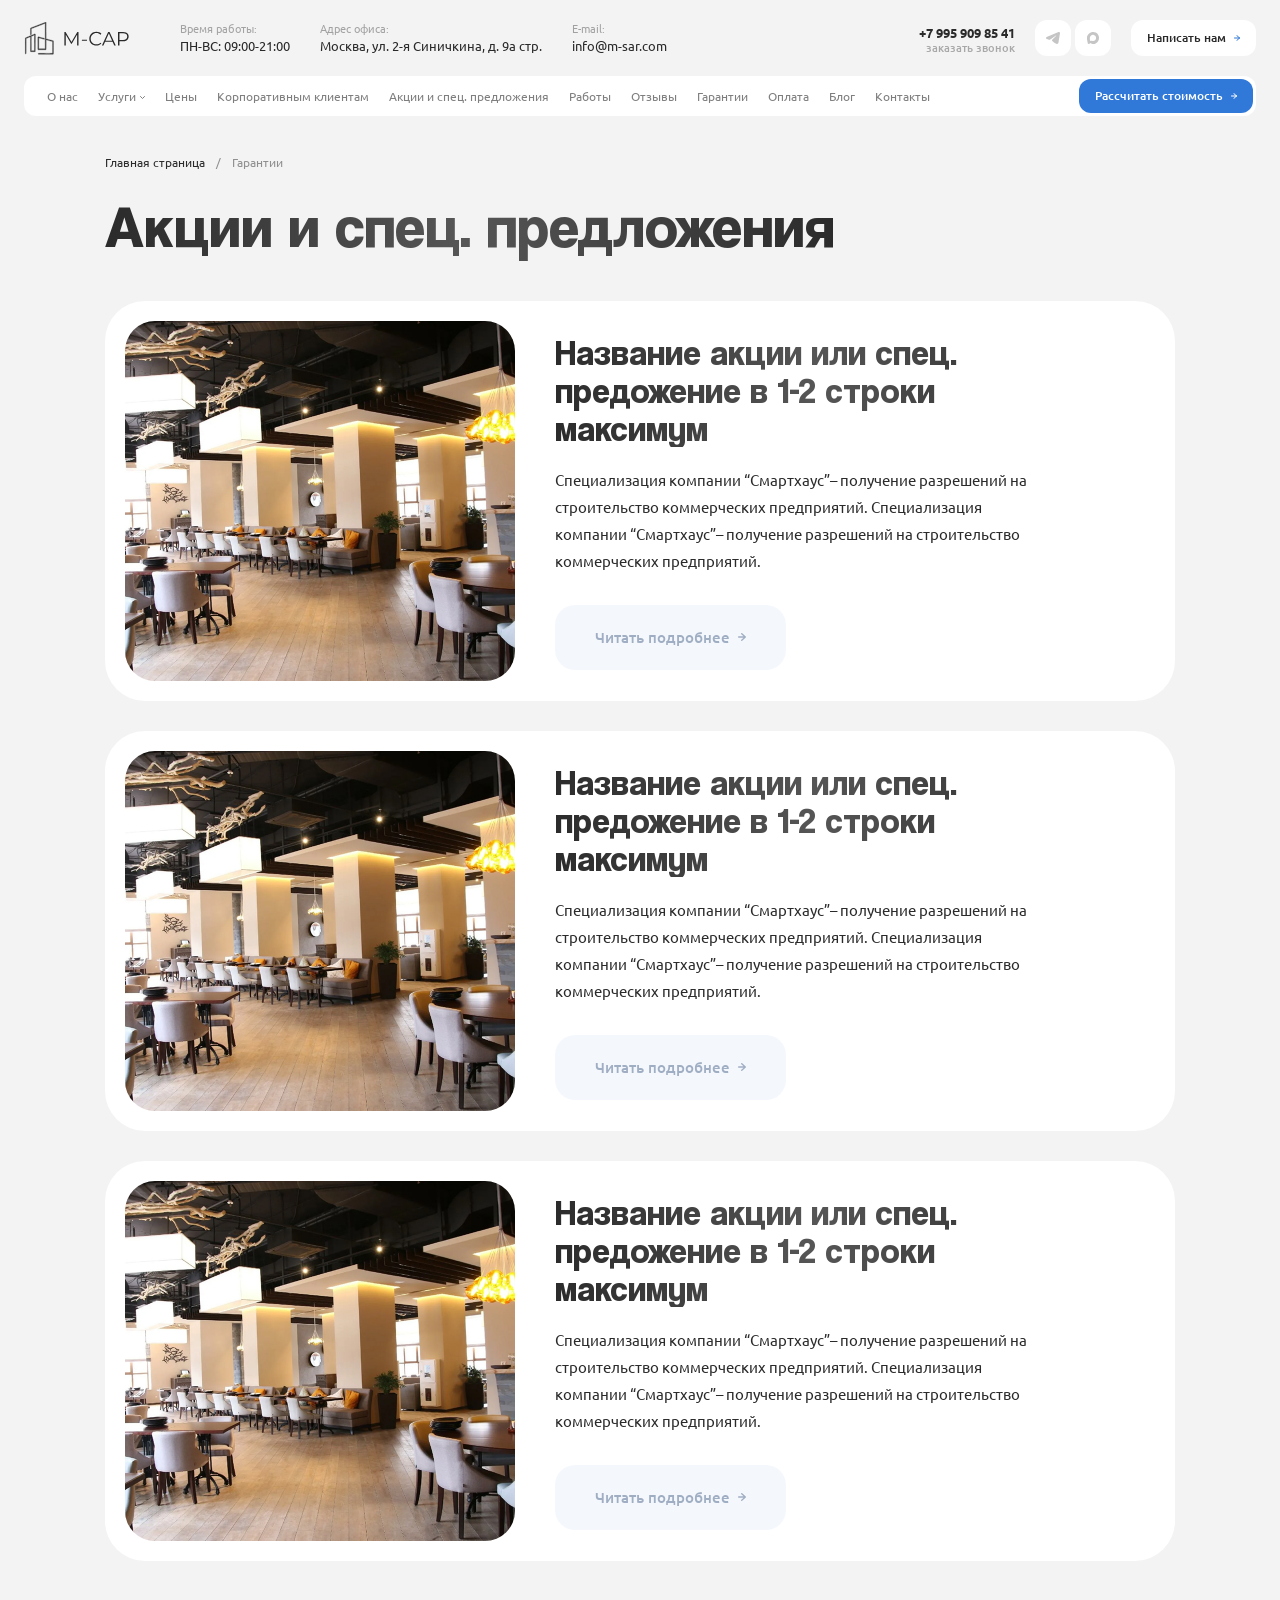
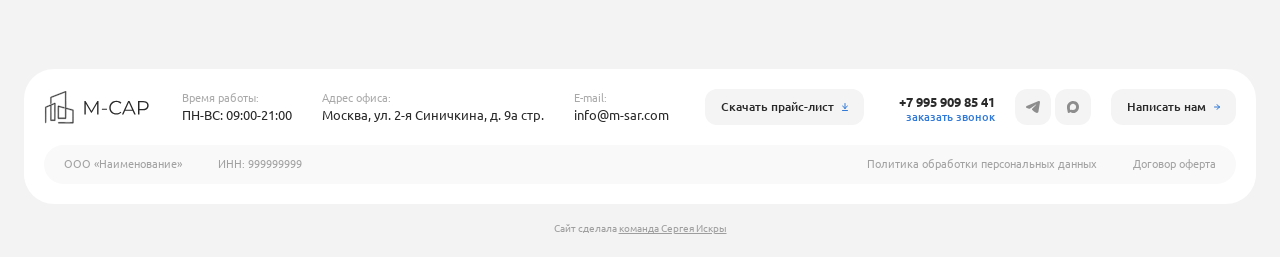
<file: stocks.html>
<!DOCTYPE html>
<html lang="ru">
	<head>
		<meta http-equiv="Content-Type" content="text/html; charset=utf-8">

		<!-- Adapting the page for mobile devices -->
		<meta name="viewport" content="width=device-width, initial-scale=1, maximum-scale=1">

		<!-- Prohibition of phone number recognition -->
		<meta name="format-detection" content="telephone=no">
		<meta name="SKYPE_TOOLBAR" content ="SKYPE_TOOLBAR_PARSER_COMPATIBLE">

		<!-- Page title -->
		<title>Заголовок страницы</title>

		<!-- Meta description -->
		<meta name="description" content="">

		<!-- Meta Keywords -->
		<meta name="keywords" content="">

		<!-- Changing the color of the mobile browser panel -->
		<meta name="msapplication-TileColor" content="#3079D8">
		<meta name="theme-color" content="#3079D8">

		<!-- Connecting style files -->
		<link rel="stylesheet" href="css/reset.css">
		<link rel="stylesheet" href="css/swiper-bundle.min.css">
		<link rel="stylesheet" href="css/swiper.css">
		<link rel="stylesheet" href="css/fancybox.css">
		<link rel="stylesheet" href="css/styles.css">
		<link rel="stylesheet" href="css/fonts.css">

		<link rel="stylesheet" href="css/response_1439.css" media="print, (max-width: 1439px)">
		<link rel="stylesheet" href="css/response_1279.css" media="print, (max-width: 1279px)">
		<link rel="stylesheet" href="css/response_1023.css" media="print, (max-width: 1023px)">
		<link rel="stylesheet" href="css/response_767.css" media="print, (max-width: 767px)">
	</head>

	<body>
		<div class="wrap">
			<div class="main">
				<header>
					<div class="cont">
						<div class="data">
							<a href="/" class="logo">
								<img src="images/logo.svg" alt="">
							</a>

							<div class="work_time">
								<div class="label">Время работы:</div>

								<div class="val">ПН-ВС: 09:00-21:00</div>
							</div>

							<div class="location">
								<div class="label">Адрес офиса:</div>

								<div class="val">Москва, ул. 2-я Синичкина, д. 9а стр.</div>
							</div>

							<div class="email">
								<div class="label">E-mail:</div>

								<div class="val">
									<a href="mailto:info@m-sar.com">info@m-sar.com</a>
								</div>
							</div>

							<div class="phone">
								<div><a href="tel:+7 995 909 85 41">+7 995 909 85 41</a></div>

								<button class="callback_btn">заказать звонок</button>
							</div>

							<div class="messengers">
								<a href="/" target="_blank" rel="noopener nofollow" class="tg_link">
									<svg class="icon"><use xlink:href="images/sprite.svg#ic_tg"></use></svg>
								</a>

								<a href="/" target="_blank" rel="noopener nofollow" class="max_link">
									<svg class="icon"><use xlink:href="images/sprite.svg#ic_max"></use></svg>
								</a>
							</div>

							<button class="feedback_btn modal_btn" data-modal="feedback_modal">
								<span>Написать нам</span>

								<svg class="icon"><use xlink:href="images/sprite.svg#ic_arrow_hor"></use></svg>
							</button>
						</div>

						<div class="bottom">
							<nav class="menu">
								<div class="item">
									<a href="/">
										<span>О нас</span>
									</a>
								</div>

								<div class="item">
									<a href="/" class="sub_link">
										<span>Услуги</span>

										<svg class="arr"><use xlink:href="images/sprite.svg#ic_arr_ver"></use></svg>
									</a>

									<div class="sub">
										<div><a href="/">Ремонт офисов</a></div>

										<div><a href="/">Ремонт кафе и ресторанов</a></div>

										<div><a href="/">Ремонт магазинов</a></div>

										<div><a href="/">Ремонт аптек</a></div>

										<div><a href="/">Ремонт торговых центров</a></div>

										<div><a href="/">Ремонт банков</a></div>

										<div><a href="/">Ремонт производственных помещений</a></div>

										<div><a href="/">Ремонт гостиниц</a></div>

										<div><a href="/">Ремонт медицинских учреждений</a></div>

										<div><a href="/">Ремонт салонов красоты</a></div>
									</div>
								</div>

								<div class="item">
									<a href="/">
										<span>Цены</span>
									</a>
								</div>

								<div class="item">
									<a href="/">
										<span>Корпоративным клиентам</span>
									</a>
								</div>

								<div class="item">
									<a href="/">
										<span>Акции и спец. предложения</span>
									</a>
								</div>

								<div class="item">
									<a href="/">
										<span>Работы</span>
									</a>
								</div>

								<div class="item">
									<a href="/">
										<span>Отзывы</span>
									</a>
								</div>

								<div class="item">
									<a href="/">
										<span>Гарантии</span>
									</a>
								</div>

								<div class="item">
									<a href="/">
										<span>Оплата</span>
									</a>
								</div>

								<div class="item">
									<a href="/">
										<span>Блог</span>
									</a>
								</div>

								<div class="item">
									<a href="/">
										<span>Контакты</span>
									</a>
								</div>
							</nav>

							<a href="/" class="calc_link">
								<span>Рассчитать стоимость</span>

								<svg class="icon"><use xlink:href="images/sprite.svg#ic_arrow_hor"></use></svg>
							</a>
						</div>
					</div>
				</header>


				<section class="mob_header">
					<div class="cont">
						<a href="/" class="logo">
							<img src="images/logo.svg" alt="">
						</a>

						<div class="messengers">
							<a href="/" target="_blank" rel="noopener nofollow" class="tg_link">
								<svg class="icon"><use xlink:href="images/sprite.svg#ic_tg"></use></svg>
							</a>

							<a href="/" target="_blank" rel="noopener nofollow" class="max_link">
								<svg class="icon"><use xlink:href="images/sprite.svg#ic_max"></use></svg>
							</a>
						</div>

						<button class="mob_menu_btn">
							<svg class="icon"><use xlink:href="images/sprite.svg#ic_menu"></use></svg>
						</button>
					</div>
				</section>


				<section class="mob_menu">
					<div class="data">
						<button class="close_btn">
							<svg class="icon"><use xlink:href="images/sprite.svg#ic_close"></use></svg>
						</button>

						<div class="scroll">
							<div class="work_time">
								<div class="label">Время работы:</div>

								<div class="val">ПН-ВС: 09:00-21:00</div>
							</div>

							<div class="location">
								<div class="label">Адрес офиса:</div>

								<div class="val">Москва, ул. 2-я Синичкина, д. 9а стр.</div>
							</div>

							<div class="email">
								<div class="label">E-mail:</div>

								<div class="val">
									<a href="mailto:info@m-sar.com">info@m-sar.com</a>
								</div>
							</div>

							<div class="contacts">
								<div class="phone">
									<div><a href="tel:+7 995 909 85 41">+7 995 909 85 41</a></div>

									<button class="callback_btn">заказать звонок</button>
								</div>

								<div class="messengers">
									<a href="/" target="_blank" rel="noopener nofollow" class="tg_link">
										<svg class="icon"><use xlink:href="images/sprite.svg#ic_tg"></use></svg>
									</a>

									<a href="/" target="_blank" rel="noopener nofollow" class="max_link">
										<svg class="icon"><use xlink:href="images/sprite.svg#ic_max"></use></svg>
									</a>
								</div>
							</div>

							<div class="btns">
								<button class="feedback_btn">
									<span>Написать нам</span>

									<svg class="icon"><use xlink:href="images/sprite.svg#ic_arrow_hor"></use></svg>
								</button>

								<a href="/" class="download_btn" download>
									<span>Прайс-лист</span>

									<svg class="icon"><use xlink:href="images/sprite.svg#ic_download"></use></svg>
								</a>
							</div>

							<div class="menu">
								<div class="item">
									<a href="/">
										<span>О нас</span>
									</a>
								</div>

								<div class="item">
									<a href="/" class="sub_link">
										<span>Услуги</span>

										<svg class="arr"><use xlink:href="images/sprite.svg#ic_arr_ver"></use></svg>
									</a>

									<div class="sub">
										<div class="list">
											<div><a href="/">Ремонт офисов</a></div>

											<div><a href="/">Ремонт кафе и ресторанов</a></div>

											<div><a href="/">Ремонт магазинов</a></div>

											<div><a href="/">Ремонт аптек</a></div>

											<div><a href="/">Ремонт торговых центров</a></div>

											<div><a href="/">Ремонт банков</a></div>

											<div><a href="/">Ремонт производственных помещений</a></div>

											<div><a href="/">Ремонт гостиниц</a></div>

											<div><a href="/">Ремонт медицинских учреждений</a></div>

											<div><a href="/">Ремонт салонов красоты</a></div>
										</div>
									</div>
								</div>

								<div class="item">
									<a href="/">
										<span>Цены</span>
									</a>
								</div>

								<div class="item">
									<a href="/">
										<span>Корпоративным клиентам</span>
									</a>
								</div>

								<div class="item">
									<a href="/">
										<span>Акции и спец. предложения</span>
									</a>
								</div>

								<div class="item">
									<a href="/">
										<span>Работы</span>
									</a>
								</div>

								<div class="item">
									<a href="/">
										<span>Отзывы</span>
									</a>
								</div>

								<div class="item">
									<a href="/">
										<span>Гарантии</span>
									</a>
								</div>

								<div class="item">
									<a href="/">
										<span>Оплата</span>
									</a>
								</div>

								<div class="item">
									<a href="/">
										<span>Блог</span>
									</a>
								</div>

								<div class="item">
									<a href="/">
										<span>Контакты</span>
									</a>
								</div>
							</div>
						</div>
					</div>
				</section>


				<section class="page_head">
					<div class="cont s_w">
						<div class="breadcrumbs mob_center">
							<a href="/">Главная страница</a>

							<span class="sep">/</span>

							<span class="current">Гарантии</span>
						</div>

						<h1 class="page_title text_gradient">Акции и спец. предложения</h1>
					</div>
				</section>


				<section class="stocks block">
					<div class="cont s_w">
						<div class="list">
							<div class="stock">
								<picture class="thumb">
									<img src="images/tmp/stock_thumb.jpg" alt="" loading="lazy" class="cover">
								</picture>

								<div class="info">
									<div class="name">
										<a href="/" class="text_gradient">Название акции или спец. предожение в 1-2 строки максимум</a>
									</div>

									<div class="desc">Специализация компании “Смартхаус”– получение разрешений на строительство коммерческих предприятий. Специализация компании “Смартхаус”– получение разрешений на строительство коммерческих предприятий.</div>

									<div class="link">
										<a href="/">
											<span>Читать подробнее</span>

											<svg class="icon"><use xlink:href="images/sprite.svg#ic_arrow_hor"></use></svg>
										</a>
									</div>
								</div>
							</div>

							<div class="stock">
								<picture class="thumb">
									<img src="images/tmp/stock_thumb.jpg" alt="" loading="lazy" class="cover">
								</picture>

								<div class="info">
									<div class="name">
										<a href="/" class="text_gradient">Название акции или спец. предожение в 1-2 строки максимум</a>
									</div>

									<div class="desc">Специализация компании “Смартхаус”– получение разрешений на строительство коммерческих предприятий. Специализация компании “Смартхаус”– получение разрешений на строительство коммерческих предприятий.</div>

									<div class="link">
										<a href="/">
											<span>Читать подробнее</span>

											<svg class="icon"><use xlink:href="images/sprite.svg#ic_arrow_hor"></use></svg>
										</a>
									</div>
								</div>
							</div>

							<div class="stock">
								<picture class="thumb">
									<img src="images/tmp/stock_thumb.jpg" alt="" loading="lazy" class="cover">
								</picture>

								<div class="info">
									<div class="name">
										<a href="/" class="text_gradient">Название акции или спец. предожение в 1-2 строки максимум</a>
									</div>

									<div class="desc">Специализация компании “Смартхаус”– получение разрешений на строительство коммерческих предприятий. Специализация компании “Смартхаус”– получение разрешений на строительство коммерческих предприятий.</div>

									<div class="link">
										<a href="/">
											<span>Читать подробнее</span>

											<svg class="icon"><use xlink:href="images/sprite.svg#ic_arrow_hor"></use></svg>
										</a>
									</div>
								</div>
							</div>
						</div>
					</div>
				</section>
			</div>


			<footer>
				<div class="cont">
					<div class="data">
						<div class="logo">
							<img src="images/logo.svg" alt="">
						</div>

						<div class="info">
							<div class="work_time">
								<div class="label">Время работы:</div>

								<div class="val">ПН-ВС: 09:00-21:00</div>
							</div>

							<div class="location">
								<div class="label">Адрес офиса:</div>

								<div class="val">Москва, ул. 2-я Синичкина, д. 9а стр.</div>
							</div>

							<div class="email">
								<div class="label">E-mail:</div>

								<div class="val">
									<a href="mailto:info@m-sar.com">info@m-sar.com</a>
								</div>
							</div>
						</div>

						<a href="/" class="download_btn" download>
							<span>Скачать прайс-лист</span>

							<svg class="icon"><use xlink:href="images/sprite.svg#ic_download"></use></svg>
						</a>

						<div class="phone">
							<div><a href="tel:+7 995 909 85 41">+7 995 909 85 41</a></div>

							<button class="callback_btn">заказать звонок</button>
						</div>

						<div class="messengers">
							<a href="/" target="_blank" rel="noopener nofollow" class="tg_link">
								<svg class="icon"><use xlink:href="images/sprite.svg#ic_tg"></use></svg>
							</a>

							<a href="/" target="_blank" rel="noopener nofollow" class="max_link">
								<svg class="icon"><use xlink:href="images/sprite.svg#ic_max"></use></svg>
							</a>
						</div>

						<button class="feedback_btn">
							<span>Написать нам</span>

							<svg class="icon"><use xlink:href="images/sprite.svg#ic_arrow_hor"></use></svg>
						</button>

						<div class="bottom">
							<div class="requisites">
								<div>ООО «Наименование»</div>
								<div>ИНН: 999999999</div>
							</div>

							<div class="links">
								<div><a href="/">Политика обработки персональных данных</a></div>

								<div><a href="/">Договор оферта</a></div>
							</div>
						</div>
					</div>

					<div class="creator">
						Сайт сделала <a href="/" target="_blank" rel="noopener nofollow">команда Сергея Искры</a>
					</div>
				</div>
			</footer>


			<div class="overlay"></div>
		</div>


		<section class="modal" id="feedback_modal">
			<div class="title text_gradient">Написать нам</div>

			<div class="desc">Оставьте свое сообщение нам, и мы свяжемся<br> с вами в самое ближайшее время</div>

			<form action="" class="form">
				<div class="line">
					<div class="field">
						<textarea name="" placeholder="Ваш вопрос"></textarea>
					</div>
				</div>

				<div class="line">
					<div class="field">
						<input type="tel" name="" value="" class="input" placeholder="Номер телефона">
					</div>
				</div>

				<div class="line agree">
					<div class="field">
						<label class="checkbox">
							<input type="checkbox" name="agree">

							<div class="check">
								<svg class="icon"><use xlink:href="images/sprite.svg#ic_check"></use></svg>
							</div>

							<div>Я согласен на <a href="/" target="_blank">обработку персональных данных</a></div>
						</label>
					</div>
				</div>

				<div class="submit">
					<button type="submit" class="submit_btn">
						<span>Отправить заявку</span>

						<svg class="icon"><use xlink:href="images/sprite.svg#ic_arrow_hor"></use></svg>
					</button>
				</div>
			</form>
		</section>


		<section class="modal success" id="success_modal">
			<div class="icon">
				<svg><use xlink:href="images/sprite.svg#ic_check"></use></svg>
			</div>

			<div class="title text_gradient">Заявка отправлена</div>

			<div class="desc">Мы свяжемся с вами в течение дня</div>
		</section>


		<!-- Connecting javascript files -->
		<script src="js/jquery-3.7.1.min.js"></script>
		<script src="js/functions.js"></script>
		<script src="js/swiper-bundle.min.js"></script>
		<script src="js/fancybox.js"></script>
		<script src="js/imask.js"></script>
		<script src="js/scripts.js"></script>
	</body>
</html>
</file>
<file: css/styles.css>
/*-------------------
    Global styles
-------------------*/
:root
{
    --bg: #f3f3f3;
    --bg_grey: #f7f7f7;
    --cont_padding: 24px;
    --cont_padding_double: calc(var(--cont_padding) * 2);
    --cont_padding_half: calc(var(--cont_padding) * .5);
    --content_width_l: 1380px;
    --content_width: 1290px;
    --content_width_m: 1130px;
    --content_width_s: 1070px;
    --scroll_width: 17px;
    --custom_scroll_width: 10px;
    --custom_scroll_height: 10px;
    --custom_scroll_border_radius: 0;
    --primary_color: #3079d8;
    --dark_color: #2b2b2b;
    --light_color: #fff;
    --grey_color: #828282;
    --font_size_l: 18px;
    --font_size: 16px;
    --font_size_s: 14px;
    --font_size_xs: 12px;
    --font_size_title: 62px;
    --font_size_title_s: 50px;
    --font_size_title_xs: 40px;
    --font_family: 'Ubuntu', 'Arial', sans-serif;
    --font_family2: 'Coolvetica', 'Arial', sans-serif;
    --block_head_offset: 30px;
    --block_padding_l: 50px;
    --block_padding: 40px;
    --outside_gap: 108px;
    --inner_gap_xl: 36px;
    --inner_gap_l: 30px;
    --inner_gap: 20px;
    --inner_gap_s: 16px;
    --inner_gap_xs: 12px;
    --inner_gap_xxs: 8px;
    --inner_gap_xxxs: 4px;
    --border_radius_max: 100px;
    --border_radius_xl: 40px;
    --border_radius_l: 30px;
    --border_radius: 20px;
    --border_radius_s: 12px;
    --border_radius_xs: 8px;
    --zero_px: calc(0 * 1px);
}


::selection
{
    color: var(--light_color);
    background: var(--primary_color);
}

::-moz-selection
{
    color: var(--light_color);
    background: var(--primary_color);
}



html
{
    height: 100%;
    min-height: -moz-available;
    min-height: -webkit-fill-available;
    min-height:         fill-available;
}


html.custom_scroll ::-webkit-scrollbar
{
    width: var(--custom_scroll_width);
    height: var(--custom_scroll_height);

    border-radius: var(--custom_scroll_border_radius);
    background-color: var(--bg);
}


html.custom_scroll ::-webkit-scrollbar-thumb
{
    border-radius: var(--custom_scroll_border_radius);
    background-color: var(--primary_color);
}


body
{
    height: 100%;
    min-height: -moz-available;
    min-height: -webkit-fill-available;
    min-height:         fill-available;

    font-family: var(--font_family);
    font-size: var(--font_size);
    font-weight: 400;
    line-height: normal;

    color: var(--dark_color);
}


body.lock
{
    overflow: clip;
}


button
{
    display: inline-block;

    font-family: inherit;
    font-size: inherit;
    font-weight: inherit;
    line-height: inherit;

    cursor: pointer;
    vertical-align: top;
    letter-spacing: inherit;

    color: inherit;
    border: none;
    background: none;
}


.wrap
{
    position: relative;

    display: flex;
    overflow: clip;
    flex-direction: column;

    min-height: 100%;

    z-index: 5;

    background: var(--bg);


    & > .main
    {
        display: flex;
        flex: 1 0 auto;
        flex-direction: column;
    }
}


.cont
{
    width: 100%;
    max-width: calc(var(--content_width) + var(--cont_padding_double));
    margin-inline: auto;
    padding-inline: var(--cont_padding);


    &.l_w
    {
        max-width: calc(var(--content_width_l) + var(--cont_padding_double));
    }


    &.m_w
    {
        max-width: calc(var(--content_width_m) + var(--cont_padding_double));
    }


    &.s_w
    {
        max-width: calc(var(--content_width_s) + var(--cont_padding_double));
    }
}



.block
{
    margin-bottom: var(--outside_gap);
}



.modal_btn
{
    & > *
    {
        pointer-events: none;
    }
}



img.cover
{
    display: block;

    width: 100%;
    height: 100%;

    border-radius: inherit;

    object-fit: cover;
}


.overlay
{
    position: fixed;
    top: 0;
    left: 0;

    display: none;

    width: 100%;
    height: 100%;

    z-index: 99;

    opacity: .6;
    background: var(--dark_color);
}



/*--------------
    Fancybox
--------------*/
.fancybox__container
{
    --fancybox-backdrop-bg: rgba(43, 43, 43, .6);
    --f-close-button-width: 40px;
    --f-close-button-height: 40px;
    --f-close-border-radius: 0;
    --f-close-button-color: var(--primary_color);
    --f-close-button-hover-color: var(--primary_color);
    --f-close-button-svg-width: 20px;
    --f-close-button-svg-height: 20px;
    --f-close-button-svg-stroke-width: 1;
    --f-close-button-bg: transparent;
    --f-close-button-hover-bg: transparent;
    --f-close-button-active-bg: transparent;
}


.fancybox__slide,
.fancybox__slide.has-html,
.fancybox__slide.has-close-btn
{
    padding: var(--inner_gap);
}


.f-button.is-close-button
{
    top: var(--inner_gap);
    right: var(--inner_gap);

    transition: .2s linear;

    opacity: .2;


    &:hover
    {
        opacity: 1;
    }
}



/*---------------
    Global bg
---------------*/
.global_bg
{
    position: absolute;
    top: 0;
    right: 50%;

    display: block;

    height: 100%;
    margin-right: -1024px;

    z-index: 1;
    pointer-events: none;


    &.top
    {
        width: 100%;
        min-width: 1920px;
        height: auto;
        margin: 0;

        transform: translateX(50%);


        img
        {
            width: 100%;
            height: auto;
        }
    }


    &.bottom
    {
        top: auto;
        bottom: 0;

        width: 100%;
        min-width: 1920px;
        height: auto;
        margin: 0;

        transform: translateX(50%);


        img
        {
            width: 100%;
            height: auto;
        }
    }


    img
    {
        display: block;

        height: 100%;

        object-fit: cover;
    }
}



/*--------------
    Grid row
--------------*/
.grid_row
{
    display: flex;
    align-content: stretch;
    align-items: stretch;
    flex-wrap: wrap;
    justify-content: flex-start;

    margin-bottom: calc(var(--gap_y) * -1);
    margin-left: calc(var(--gap_x) * -1);

    --items_per_line: 3;
    --gap_x: var(--inner_gap);
    --gap_y: var(--inner_gap);


    &.centered
    {
        justify-content: center;
    }


    & > *
    {
        width: calc(100% / var(--items_per_line) * var(--width_multiplier, 1) - var(--gap_x));
        margin-bottom: var(--gap_y);
        margin-left: var(--gap_x);
    }
}



/*-------------------
    Text gradient
-------------------*/
.text_gradient
{
    background: linear-gradient(90deg, #2b2b2b 0%, #565656 49.04%, #2b2b2b 100%);
    -webkit-background-clip: text;
            background-clip: text;

    -webkit-text-fill-color: transparent;
}



/*----------------
    Pagination
----------------*/
.pagination
{
    display: flex;
    align-content: center;
    align-items: center;
    flex-wrap: wrap;
    justify-content: center;

    margin-top: var(--block_padding_l);

    gap: 10px;


    a,
    .sep
    {
        display: flex;
        align-content: center;
        align-items: center;
        flex-wrap: wrap;
        justify-content: center;

        width: 65px;
        height: 65px;

        font-size: calc(var(--font_size));
        font-weight: 500;

        transition: .2s linear;
        text-decoration: none;

        color: rgba(92, 92, 92, .6);
        border-radius: var(--border_radius);
        background: var(--light_color);


        span
        {
            margin-bottom: 2px;
        }


        .icon
        {
            display: block;

            width: 9px;

            aspect-ratio: 1 / 1;
        }


        &:hover
        {
            color: #5c5c5c;
        }


        &.active
        {
            color: #5c5c5c;
            background: none;
        }


        &.prev,
        &.next
        {
            width: auto;
            padding-inline: 25px;

            font-weight: 700;

            color: var(--light_color);
            background: var(--primary_color);
            box-shadow: 0 10px 35px 0 rgba(48, 121, 216, .40);

            gap: var(--inner_gap_xxs);
        }


        &.prev
        {
            margin-right: var(--inner_gap);


            .icon
            {
                transform: scale(-1, 1);
            }
        }


        &.next
        {
            margin-left: var(--inner_gap);
        }
    }


    .sep
    {
        background: none;
    }
}



/*---------------
    Accordion
---------------*/
.accordion_item
{
    border-radius: 25px;
    background: var(--light_color);


    .head
    {
        display: flex;
        align-content: center;
        align-items: center;
        flex-wrap: nowrap;
        justify-content: space-between;

        padding-block: 23px;
        padding-inline: var(--block_padding) 23px;

        cursor: pointer;

        gap: var(--inner_gap);


        .title
        {
            font-family: var(--font_family2);
            font-size: 30px;
            font-weight: 700;
        }


        .icon
        {
            display: flex;
            align-content: center;
            align-items: center;
            flex-wrap: wrap;
            justify-content: center;

            width: 54px;
            min-width: 54px;

            color: var(--light_color);
            border-radius: var(--border_radius_s);
            background: var(--primary_color);

            aspect-ratio: 1 / 1;


            svg
            {
                display: block;

                width: 16px;

                transition: .2s linear;

                aspect-ratio: 1 / 1;
            }
        }
    }


    .data
    {
        display: none;

        padding-block: 0 23px;
        padding-inline: var(--block_padding) 23px;
    }


    &.active
    {
        .head
        {
            .icon
            {
                svg
                {
                    transform: rotate(180deg);
                }
            }
        }
    }
}


.accordion_item + .accordion_item
{
    margin-top: 20px;
}



/*----------------
    Mini modal
----------------*/
.modal_cont
{
    position: relative;
}


.mini_modal
{
    position: absolute;
    top: 100%;
    left: 0;

    visibility: hidden;

    z-index: 9;
    transition: .2s linear;
    pointer-events: none;

    opacity: 0;


    &.active
    {
        visibility: visible;

        pointer-events: auto;

        opacity: 1;
    }
}



/*------------
    Header
------------*/
header
{
    position: relative;

    z-index: 9;


    .data
    {
        display: flex;
        align-content: center;
        align-items: center;
        flex-wrap: wrap;
        justify-content: space-between;

        padding-block: var(--inner_gap);
    }


    .bottom
    {
        display: flex;
        align-content: center;
        align-items: center;
        flex-wrap: wrap;
        justify-content: space-between;

        padding: 3px;

        border-radius: var(--border_radius_s);
        background: var(--light_color);
    }


    .logo
    {
        display: block;

        margin-right: var(--cont_padding_double);

        text-decoration: none;

        color: currentColor;


        img
        {
            display: block;

            width: 108px;
            height: 33px;
        }
    }


    .work_time
    {
        display: flex;
        flex-direction: column;

        color: #292929;

        gap: var(--inner_gap_xxxs);


        .label
        {
            font-size: calc(var(--font_size_xs) - 1px);

            opacity: .4;
        }


        .val
        {
            font-size: calc(var(--font_size_s) - 1px);
        }
    }


    .location
    {
        display: flex;
        flex-direction: column;

        margin-left: var(--inner_gap_xl);

        color: #292929;

        gap: var(--inner_gap_xxxs);


        .label
        {
            font-size: calc(var(--font_size_xs) - 1px);

            opacity: .4;
        }


        .val
        {
            font-size: calc(var(--font_size_s) - 1px);
        }
    }


    .email
    {
        display: flex;
        flex-direction: column;

        margin-left: var(--inner_gap_xl);

        color: #292929;

        gap: var(--inner_gap_xxxs);


        .label
        {
            font-size: calc(var(--font_size_xs) - 1px);

            opacity: .4;
        }


        .val
        {
            font-size: calc(var(--font_size_s) - 1px);


            a
            {
                white-space: nowrap;
                text-decoration: none;

                color: currentColor;
            }
        }
    }


    .phone
    {
        display: flex;
        align-content: flex-end;
        align-items: flex-end;
        flex-direction: column;

        margin-left: auto;

        text-align: right;

        gap: 1px;


        a
        {
            font-size: calc(var(--font_size_s) - 1px);
            font-weight: 700;

            white-space: nowrap;
            text-decoration: none;

            color: currentColor;
        }


        .callback_btn
        {
            width: fit-content;

            font-size: calc(var(--font_size_xs) - 1px);
            font-weight: 500;

            opacity: .3;
            color: #000;
        }
    }


    .messengers
    {
        display: flex;
        align-content: center;
        align-items: center;
        flex-wrap: wrap;
        justify-content: flex-start;

        margin-left: var(--inner_gap_l);

        gap: var(--inner_gap_xxxs);


        a
        {
            display: flex;
            align-content: center;
            align-items: center;
            flex-wrap: wrap;
            justify-content: center;

            width: 36px;

            transition: .2s linear;

            color: #c5c5c5;
            border-radius: var(--border_radius_s);
            background: var(--light_color);

            aspect-ratio: 1 / 1;


            .icon
            {
                display: block;
            }


            &.tg_link
            {
                .icon
                {
                    width: 14px;
                    height: 12px;
                }
            }


            &.max_link
            {
                .icon
                {
                    width: 12px;
                    height: 12px;
                }
            }


            &:hover
            {
                color: var(--light_color);
                background: var(--primary_color);
            }
        }
    }


    .feedback_btn
    {
        display: flex;
        align-content: center;
        align-items: center;
        flex-wrap: wrap;
        justify-content: center;

        height: 36px;
        margin-left: var(--inner_gap);
        padding-inline: var(--inner_gap_s);

        font-size: var(--font_size_xs);
        font-weight: 500;

        transition: .2s linear;

        color: #292929;
        border-radius: var(--border_radius_s);
        background: var(--light_color);

        gap: var(--inner_gap_xxs);


        span
        {
            margin-bottom: 2px;
        }


        .icon
        {
            display: block;

            width: 6px;

            transition: color .2s linear;

            color: var(--primary_color);

            aspect-ratio: 1 / 1;
        }


        &:hover
        {
            color: var(--light_color);
            background: var(--primary_color);


            .icon
            {
                color: var(--light_color);
            }
        }
    }


    .menu
    {
        display: flex;
        align-content: flex-start;
        align-items: flex-start;
        flex-wrap: wrap;
        justify-content: flex-start;

        padding-inline: var(--inner_gap);

        gap: var(--inner_gap);


        .item
        {
            position: relative;


            & > a
            {
                display: flex;
                align-content: center;
                align-items: center;
                flex-wrap: wrap;
                justify-content: center;

                min-height: 34px;

                font-size: var(--font_size_xs);

                transition: .2s linear;
                text-decoration: none;

                opacity: .6;
                color: #292929;

                gap: var(--inner_gap_xxxs);


                .arr
                {
                    display: block;

                    width: 5px;
                    height: 3px;
                    margin-top: 2px;
                }


                &.active
                {
                    opacity: 1;
                    color: var(--primary_color);
                }
            }


            &:hover > a
            {
                opacity: 1;
                color: var(--primary_color);
            }


            @media (hover: hover) and (pointer: fine)
            {
                &:hover
                {
                    .sub
                    {
                        visibility: visible;

                        pointer-events: auto;

                        opacity: 1;
                    }
                }
            }
        }


        .sub
        {
            position: absolute;
            top: 100%;
            left: -15px;

            visibility: hidden;

            min-width: 100%;
            margin-top: var(--inner_gap_xxs);
            padding: 5px;

            z-index: 9;
            transition: .2s linear;
            pointer-events: none;

            opacity: 0;
            border-radius: 15px;
            background: var(--light_color);
            box-shadow: 0 10px 25px 0 rgba(0, 0, 0, .10);


            &.show
            {
                visibility: visible;

                pointer-events: auto;

                opacity: 1;
            }


            &:before
            {
                position: absolute;
                bottom: 100%;
                left: 0;

                display: block;

                width: 100%;
                height: var(--inner_gap_xxs);

                content: '';
            }


            a
            {
                display: block;

                padding-block: var(--inner_gap_xxs);
                padding-inline: 10px;

                font-size: var(--font_size_xs);

                transition: .2s linear;
                white-space: nowrap;
                text-decoration: none;

                color: rgba(41, 41, 41, .5);
                border-radius: 10px;


                &:hover,
                &.active
                {
                    color: var(--primary_color);
                    background: rgba(48, 121, 216, .05);
                }
            }
        }
    }


    .calc_link
    {
        display: flex;
        align-content: center;
        align-items: center;
        flex-wrap: wrap;
        justify-content: center;

        height: 34px;
        padding-inline: var(--inner_gap_s);

        font-size: var(--font_size_xs);
        font-weight: 500;

        text-decoration: none;

        color: var(--light_color);
        border-radius: var(--border_radius_s);
        background: var(--primary_color);

        gap: var(--inner_gap_xxs);


        span
        {
            margin-bottom: 2px;
        }


        .icon
        {
            display: block;

            width: 6px;

            aspect-ratio: 1 / 1;
        }
    }
}



/*-----------------
    Mob. header
-----------------*/
.mob_header
{
    position: relative;

    display: none;

    padding-block: var(--inner_gap) 0;

    z-index: 3;


    .cont
    {
        display: flex;
        align-content: center;
        align-items: center;
        flex-wrap: wrap;
        justify-content: space-between;

        gap: 10px;
    }


    .logo
    {
        display: block;

        margin-right: auto;

        text-decoration: none;

        color: currentColor;


        img
        {
            display: block;

            width: 132px;
            height: 40px;
        }
    }


    .messengers
    {
        display: flex;
        align-content: center;
        align-items: center;
        flex-wrap: wrap;
        justify-content: flex-start;

        margin-left: var(--inner_gap_l);

        gap: var(--inner_gap_xxxs);


        a
        {
            display: flex;
            align-content: center;
            align-items: center;
            flex-wrap: wrap;
            justify-content: center;

            width: 45px;

            transition: .2s linear;

            color: #c5c5c5;
            border-radius: 15px;
            background: var(--light_color);

            aspect-ratio: 1 / 1;


            .icon
            {
                display: block;
            }


            &.tg_link
            {
                .icon
                {
                    width: 19px;
                    height: 16px;
                }
            }


            &.max_link
            {
                .icon
                {
                    width: 18px;
                    height: 18px;
                }
            }


            &:hover
            {
                color: var(--light_color);
                background: var(--primary_color);
            }
        }
    }


    .mob_menu_btn
    {
        display: flex;
        align-content: center;
        align-items: center;
        flex-wrap: wrap;
        justify-content: center;

        width: 45px;
        margin-left: 5px;

        color: var(--primary_color);
        border-radius: 15px;
        background: var(--light_color);

        aspect-ratio: 1 / 1;


        .icon
        {
            display: block;

            width: 21px;
            height: 16px;
        }
    }
}



/*---------------
    Mob. menu
---------------*/
.mob_menu
{
    position: fixed;
    top: 0;
    left: 100%;

    display: flex;
    flex-direction: column;

    width: 100%;
    height: 100%;
    min-height: -moz-available;
    min-height: -webkit-fill-available;
    min-height:         fill-available;
    padding: 10px;

    z-index: 100;
    transition: transform .3s linear;


    &.show
    {
        transform: translateX(-100%);
    }


    .data
    {
        position: relative;

        display: flex;
        flex-direction: column;

        height: 100%;

        border-radius: 25px;
        background: var(--light_color);
    }


    .close_btn
    {
        position: absolute;
        top: 15px;
        right: 15px;

        display: flex;
        align-content: center;
        align-items: center;
        flex-wrap: wrap;
        justify-content: center;

        width: 45px;

        z-index: 10;

        color: var(--primary_color);
        border-radius: 15px;
        background: #f4f4f4;

        aspect-ratio: 1 / 1;


        .icon
        {
            display: block;

            width: 15px;

            aspect-ratio: 1 / 1;
        }
    }


    .scroll
    {
        display: flex;
        overflow: auto;
        flex-direction: column;

        height: 100%;
        padding-block: 80px var(--block_padding_l);
        padding-inline: var(--block_padding_l);

        overscroll-behavior-y: contain;
    }


    .work_time
    {
        display: flex;
        flex-direction: column;

        color: #292929;

        gap: var(--inner_gap_xxxs);


        .label
        {
            font-size: calc(var(--font_size_xs) - 1px);

            opacity: .4;
        }


        .val
        {
            font-size: calc(var(--font_size_s) - 1px);
        }
    }


    .location
    {
        display: flex;
        flex-direction: column;

        margin-top: 25px;

        color: #292929;

        gap: var(--inner_gap_xxxs);


        .label
        {
            font-size: calc(var(--font_size_xs) - 1px);

            opacity: .4;
        }


        .val
        {
            font-size: calc(var(--font_size_s) - 1px);
        }
    }


    .email
    {
        display: flex;
        flex-direction: column;

        margin-top: 25px;

        color: #292929;

        gap: var(--inner_gap_xxxs);


        .label
        {
            font-size: calc(var(--font_size_xs) - 1px);

            opacity: .4;
        }


        .val
        {
            font-size: calc(var(--font_size_s) - 1px);


            a
            {
                white-space: nowrap;
                text-decoration: none;

                color: currentColor;
            }
        }
    }


    .contacts
    {
        display: flex;
        align-content: center;
        align-items: center;
        flex-wrap: wrap;
        justify-content: space-between;

        margin-top: 25px;
    }


    .phone
    {
        display: flex;
        align-content: flex-end;
        align-items: flex-end;
        flex-direction: column;

        text-align: right;

        gap: 1px;


        a
        {
            font-weight: 700;

            white-space: nowrap;
            text-decoration: none;

            color: currentColor;
        }


        .callback_btn
        {
            width: fit-content;

            font-size: calc(var(--font_size_xs) - 1px);
            font-weight: 500;

            color: var(--primary_color);
        }
    }


    .messengers
    {
        display: flex;
        align-content: center;
        align-items: center;
        flex-wrap: wrap;
        justify-content: flex-start;

        gap: var(--inner_gap_xxxs);


        a
        {
            display: flex;
            align-content: center;
            align-items: center;
            flex-wrap: wrap;
            justify-content: center;

            width: 45px;

            transition: .2s linear;

            color: #8d8d8d;
            border-radius: var(--border_radius_s);
            background: #f4f4f4;

            aspect-ratio: 1 / 1;


            .icon
            {
                display: block;
            }


            &.tg_link
            {
                .icon
                {
                    width: 16px;
                    height: 14px;
                }
            }


            &.max_link
            {
                .icon
                {
                    width: 14px;
                    height: 14px;
                }
            }


            &:hover
            {
                color: var(--light_color);
                background: var(--primary_color);
            }
        }
    }


    .btns
    {
        display: flex;
        align-content: center;
        align-items: center;
        flex-wrap: wrap;
        justify-content: space-between;

        margin-top: 25px;
    }


    .feedback_btn
    {
        display: flex;
        align-content: center;
        align-items: center;
        flex-wrap: wrap;
        justify-content: center;

        width: calc(50% - 3px);
        height: 45px;
        padding-inline: var(--inner_gap_s);

        font-size: var(--font_size_xs);
        font-weight: 500;

        transition: .2s linear;

        color: #292929;
        border-radius: var(--border_radius_s);
        background: #f4f4f4;

        gap: var(--inner_gap_xxs);


        span
        {
            margin-bottom: 2px;
        }


        .icon
        {
            display: block;

            width: 6px;

            transition: color .2s linear;

            color: var(--primary_color);

            aspect-ratio: 1 / 1;
        }


        &:hover
        {
            color: var(--light_color);
            background: var(--primary_color);


            .icon
            {
                color: var(--light_color);
            }
        }
    }


    .download_btn
    {
        display: flex;
        align-content: center;
        align-items: center;
        flex-wrap: wrap;
        justify-content: center;

        width: calc(50% - 3px);
        height: 45px;
        padding-inline: var(--inner_gap_s);

        font-size: var(--font_size_xs);
        font-weight: 500;

        transition: .2s linear;
        text-decoration: none;

        color: #292929;
        border-radius: var(--border_radius_s);
        background: #f4f4f4;

        gap: var(--inner_gap_xxs);


        span
        {
            margin-bottom: 2px;
        }


        .icon
        {
            display: block;

            width: 6px;
            height: 8px;

            transition: color .2s linear;

            color: var(--primary_color);
        }


        &:hover
        {
            color: var(--light_color);
            background: var(--primary_color);


            .icon
            {
                color: var(--light_color);
            }
        }
    }


    .menu
    {
        display: flex;
        flex-direction: column;

        margin-top: var(--block_padding_l);
        padding-top: var(--block_padding_l);

        border-top: 1px solid #f0f0f0;

        gap: 25px;


        .item
        {
            position: relative;


            & > a
            {
                display: flex;
                align-content: center;
                align-items: center;
                flex-wrap: wrap;
                justify-content: space-between;

                font-size: calc(var(--font_size_l) - 1px);

                transition: .2s linear;
                text-decoration: none;

                opacity: .6;
                color: #292929;

                gap: var(--inner_gap_xxxs);


                .arr
                {
                    display: block;

                    width: 8px;
                    height: 5px;
                    margin-top: 2px;

                    transition: .2s linear;

                    color: var(--primary_color);
                }


                &.active
                {
                    opacity: 1;
                    color: var(--primary_color);


                    .arr
                    {
                        margin-top: 0;

                        transform: rotate(180deg);
                    }
                }
            }


            &:hover > a
            {
                opacity: 1;
                color: var(--primary_color);
            }
        }


        .sub
        {
            display: none;

            padding: 25px 0 0 30px;


            .list
            {
                display: flex;
                flex-direction: column;

                gap: 25px;
            }


            a
            {
                display: block;

                font-size: calc(var(--font_size_l) - 1px);

                transition: .2s linear;
                text-decoration: none;

                opacity: .6;
                color: #292929;

                gap: var(--inner_gap_xxxs);


                &.active
                {
                    opacity: 1;
                    color: var(--primary_color);
                }
            }


            &:hover > a
            {
                opacity: 1;
                color: var(--primary_color);
            }
        }
    }
}



/*---------------
    Page head
---------------*/
.page_head
{
    position: relative;

    margin-bottom: var(--block_padding_l);
    padding-top: var(--block_padding_l);

    z-index: 3;


    &.s_m
    {
        margin-bottom: var(--inner_gap);
    }


    &.l_m
    {
        margin-bottom: 60px;
    }


    .cont
    {
        display: flex;
        flex-direction: column;

        gap: var(--inner_gap);
    }


    .row
    {
        display: flex;
        align-content: center;
        align-items: center;
        flex-wrap: wrap;
        justify-content: space-between;

        gap: var(--inner_gap);
    }


    .page_title
    {
        width: fit-content;

        font-family: var(--font_family2);
        font-size: var(--font_size_title);
        font-weight: 700;
        line-height: 1.2;
    }


    .page_desc
    {
        width: 560px;
        max-width: 100%;
    }


    .add_review_btn
    {
        display: flex;
        align-content: center;
        align-items: center;
        flex-wrap: wrap;
        justify-content: center;

        height: 55px;
        padding-inline: 25px;

        font-size: calc(var(-font_size) - 1px);
        font-weight: 700;

        transition: color .2s linear;

        color: #a3a3a3;
        border-radius: var(--border_radius);
        background: var(--light_color);
        box-shadow: 0 10px 30px 0 rgba(0, 0, 0, .02);

        gap: var(--inner_gap_xxs);


        .icon
        {
            display: block;

            width: 10px;

            aspect-ratio: 1 / 1;
        }


        &:hover
        {
            color: var(--primary_color);
        }
    }


    .get_link
    {
        display: flex;
        align-content: center;
        align-items: center;
        flex-wrap: wrap;
        justify-content: center;

        min-width: 227px;
        max-width: 100%;
        height: 60px;
        padding-inline: var(--inner_gap_s);

        font-size: calc(var(--font_size_s) - 1px);
        font-weight: 700;

        text-decoration: none;

        color: var(--light_color);
        border-radius: var(--border_radius);
        background: var(--primary_color);
        box-shadow: 0 10px 35px 0 rgba(48, 121, 216, .40);

        gap: var(--inner_gap_xxs);


        span
        {
            margin-bottom: 2px;
        }


        .icon
        {
            display: block;

            width: 8px;

            aspect-ratio: 1 / 1;
        }
    }
}


.breadcrumbs
{
    font-size: var(--font_size_xs);

    color: rgba(43, 43, 43, .5);


    a
    {
        transition: color .2s linear;
        text-decoration: none;

        color: var(--dark_color);


        &:hover
        {
            color: var(--primary_color);
        }
    }


    .sep
    {
        display: inline-block;

        margin-inline: var(--inner_gap_xxs);

        vertical-align: top;
    }
}



/*----------------
    Block head
----------------*/
.block_head
{
    display: flex;
    flex-direction: column;

    margin-bottom: var(--block_head_offset);

    gap: var(--inner_gap);


    &.center
    {
        align-content: center;
        align-items: center;

        text-align: center;
    }


    .title
    {
        width: fit-content;

        font-family: var(--font_family2);
        font-size: var(--font_size_title);
        font-weight: 700;
        line-height: calc(100% + 4px);


        &.small
        {
            font-size: var(--font_size_title_s);
        }
    }
}



/*------------------
    Form elements
------------------*/
.form
{
    --form_border_color: #2269c5;
    --form_border_color_focus: var(--light_color);
    --form_border_radius: var(--border_radius);
    --form_error_color: red;
    --form_bg_color: #2269c5;
    --form_placeholder_color: #98c5ff;
    --form_line_gap: 10px;
    --form_label_gap: var(--inner_gap_s);
    --form_input_height: 60px;
    --form_input_padding_inline: var(--inner_gap);
    --form_textarea_height: 90px;
    --form_textarea_padding_block: var(--inner_gap);
    --form_textarea_padding_inline: var(--inner_gap);


    ::-webkit-input-placeholder
    {
        color: var(--form_placeholder_color);
    }

    :-moz-placeholder
    {
        color: var(--form_placeholder_color);
    }

    ::-moz-placeholder
    {
        opacity: 1;
        color: var(--form_placeholder_color);
    }

    :-ms-input-placeholder
    {
        color: var(--form_placeholder_color);
    }


    .type
    {
        .grid_row
        {
            --items_per_line: 2;
            --gap_x: var(--form_line_gap);
            --gap_y: var(--form_line_gap);
        }


        label
        {
            display: block;

            cursor: pointer;


            input
            {
                display: none;
            }


            div
            {
                display: flex;
                align-content: center;
                align-items: center;
                flex-wrap: wrap;
                justify-content: center;

                height: var(--form_input_height);
                padding-inline: var(--form_input_padding_inline);

                transition: .2s linear;
                text-align: center;

                color: #98c5ff;
                border: 2px solid var(--form_border_color);
                border-radius: var(--form_border_radius);
                background: var(--form_bg_color);

                gap: var(--inner_gap_xxs);
            }


            .icon
            {
                display: none;

                width: 12px;
                height: 8px;
            }


            span
            {
                max-width: calc(100% - 12px - var(--inner_gap_xxs));
                margin-bottom: 2px;
            }


            input:checked + div
            {
                color: var(--light_color);
                border-color: var(--form_border_color_focus);


                .icon
                {
                    display: block;
                }
            }
        }
    }


    .line
    {
        margin-bottom: var(--form_line_gap);
    }


    .label
    {
        margin-bottom: var(--form_label_gap);

        font-weight: 500;

        text-align: center;
    }


    .field
    {
        position: relative;
    }


    .input
    {
        display: block;

        width: 100%;
        height: var(--form_input_height);
        padding-inline: var(--form_input_padding_inline);

        font-family: var(--font_family);
        font-size: var(--font_size);

        transition: border-color .2s linear;
        text-align: center;

        color: var(--light_color);
        border: 2px solid var(--form_border_color);
        border-radius: var(--form_border_radius);
        background: var(--form_bg_color);


        &:-webkit-autofill
        {
            -webkit-box-shadow: inset 0 0 0 50px var(--form_bg_color) !important;
        }


        &:focus
        {
            border-color: var(--form_border_color_focus);
        }


        &.error
        {
            border-color: var(--form_error_color);
        }
    }


    textarea
    {
        display: block;

        width: 100%;
        height: var(--form_textarea_height);
        padding-block: var(--form_textarea_padding_block);
        padding-inline: var(--form_textarea_padding_inline);

        font-family: var(--font_family);
        font-size: var(--font_size);

        resize: none;
        transition: border-color .2s linear;
        text-align: center;

        color: var(--light_color);
        border: 2px solid var(--form_border_color);
        border-radius: var(--form_border_radius);
        background: var(--form_bg_color);

        --custom_scroll_width: 4px;
        --custom_scroll_height: 4px;


        &:focus
        {
            border-color: var(--form_border_color_focus);
        }


        &.error
        {
            border-color: var(--form_error_color);
        }
    }


    .error_text
    {
        margin-top: 4px;

        color: var(--form_error_color);

        size: var(--font_size_s);
    }


    .area
    {
        padding-block: var(--inner_gap);


        .field
        {
            display: flex;
            align-content: stretch;
            align-items: stretch;
            flex-wrap: wrap;
            justify-content: space-between;
        }


        .btn
        {
            display: flex;
            align-content: center;
            align-items: center;
            flex-wrap: wrap;
            justify-content: center;

            width: var(--form_input_height);

            color: var(--primary_color);
            border-radius: var(--border_radius_s);
            background: var(--light_color);

            aspect-ratio: 1 / 1;


            .icon
            {
                display: block;

                width: 20px;

                aspect-ratio: 1 / 1;
            }
        }


        .input
        {
            width: calc(100% - var(--form_input_height) * 2 - var(--form_line_gap) * 2);
        }
    }


    .agree
    {
        padding-top: var(--form_line_gap);
    }


    .checkbox
    {
        position: relative;

        display: block;

        min-height: 15px;
        padding-left: 30px;

        font-size: calc(var(--font_size_s) - 1px);

        cursor: pointer;

        color: var(--form_placeholder_color);


        input
        {
            display: none;


            &:checked ~ .check
            {
                .icon
                {
                    opacity: 1;
                }
            }
        }


        .check
        {
            position: absolute;
            top: .5lh;
            left: 9px;

            display: flex;
            align-content: center;
            align-items: center;
            flex-wrap: wrap;
            justify-content: center;

            width: 15px;
            height: 15px;

            transform: translateY(-50%);

            color: var(--primary_color);
            border-radius: var(--border_radius);
            background: var(--form_bg_color);


            .icon
            {
                display: block;

                width: 9px;
                height: 6px;

                transition: opacity .2s linear;

                opacity: 0;
            }
        }


        a
        {
            transition: color .2s linear;

            color: currentColor;

            text-decoration-thickness: 1px;


            &:hover
            {
                color: var(--primary_color);
            }
        }
    }


    .submit
    {
        padding-top: var(--inner_gap);
    }


    .submit_btn
    {
        display: flex;
        align-content: center;
        align-items: center;
        flex-wrap: wrap;
        justify-content: center;

        width: 100%;
        height: 70px;
        padding-inline: var(--inner_gap);

        font-weight: 700;

        color: var(--dark_color);
        border-radius: var(--form_border_radius);
        background: var(--light_color);
        box-shadow: 0 10px 35px 0 rgba(0, 0, 0, .10);

        gap: var(--inner_gap_xxs);


        .icon
        {
            display: block;

            width: 8px;

            color: var(--primary_color);

            aspect-ratio: 1 / 1;
        }
    }
}



/*----------------
    Typography
----------------*/
.text_block
{
    font-size: calc(var(--font_size) - 1px);
    font-weight: 300;
    line-height: calc(100% + 8px);


    & > *
    {
        margin-bottom: var(--inner_gap);
    }


    & > :last-child
    {
        margin-bottom: 0 !important;
    }

    & > :first-child
    {
        margin-top: 0 !important;
    }


    .grid_row
    {
        --items_per_line: 2;
        --gap_x: var(--inner_gap_l);
        --gap_y: var(--inner_gap_l);

        .col
        {
            & > *
            {
                margin-bottom: var(--inner_gap);
            }


            & > :last-child
            {
                margin-bottom: 0 !important;
            }

            & > :first-child
            {
                margin-top: 0 !important;
            }
        }
    }


    h2
    {
        font-size: 25px;
        font-weight: 400;
        line-height: calc(100% + 8px);
    }


    * + h2
    {
        margin-top: var(--outside_gap);
    }


    h2 + *
    {
        margin-top: 0 !important;
    }


    img
    {
        display: block;

        max-width: 100%;
    }


    a
    {
        color: var(--primary_color);

        text-decoration-thickness: 1px;


        &:hover
        {
            text-decoration: none;
        }
    }


    b,
    strong
    {
        font-weight: 500;
    }
}



/*-------------------
    First section
-------------------*/
.first_section
{
    position: relative;

    margin-bottom: 96px;
    padding-top: var(--cont_padding_double);


    .cont
    {
        position: relative;


        & > *
        {
            position: relative;

            z-index: 3;
        }
    }


    .title
    {
        width: 668px;
        max-width: 100%;

        font-family: var(--font_family2);
        font-size: var(--font_size_title);
        font-weight: 300;
        line-height: calc(100% + 3px);


        b,
        strong
        {
            font-weight: 700;
        }


        span
        {
            color: var(--primary_color);

            -webkit-text-fill-color: var(--primary_color);
        }
    }


    .sub_title
    {
        width: 668px;
        max-width: 100%;
        margin-top: var(--inner_gap);

        font-size: calc(var(--font_size) - 1px);
    }


    .short_advantages
    {
        width: 634px;
        max-width: 100%;
        margin-top: var(--inner_gap_l);


        .grid_row
        {
            --items_per_line: 4;
            --gap_x: 10px;
            --gap_y: 10px;
        }


        .item
        {
            display: flex;
            flex-direction: column;

            padding: var(--inner_gap);

            border-radius: var(--border_radius);
            background: var(--light_color);

            gap: var(--inner_gap_xxs);


            .icon
            {
                display: flex;
                align-content: center;
                align-items: center;
                flex-wrap: wrap;
                justify-content: center;

                width: 19px;

                aspect-ratio: 1 / 1;


                img
                {
                    display: block;

                    width: 100%;

                    aspect-ratio: 1 / 1;
                }
            }


            .desc
            {
                font-size: calc(var(--font_size_s) - 1px);
                font-weight: 300;
                line-height: calc(100% + 6px);


                b
                {
                    font-weight: 700;
                }
            }
        }
    }


    .action
    {
        display: flex;
        align-content: center;
        align-items: center;
        flex-wrap: wrap;
        justify-content: flex-start;

        margin-top: var(--block_padding);

        gap: 10px;


        .btn
        {
            display: flex;
            align-content: center;
            align-items: center;
            flex-wrap: wrap;
            justify-content: center;

            width: 227px;
            max-width: 100%;
            height: 60px;

            text-decoration: none;

            color: var(--light_color);
            border-radius: var(--border_radius);
            background: var(--primary_color);
            box-shadow: 0 10px 35px 0 rgba(48, 121, 216, .40);

            gap: var(--inner_gap_xxs);


            .icon
            {
                display: block;

                width: 8px;

                aspect-ratio: 1 / 1;
            }
        }


        .exp
        {
            display: flex;
            align-content: center;
            align-items: center;
            flex-wrap: wrap;
            justify-content: flex-start;

            min-height: 60px;
            padding-block: 10px;
            padding-inline: var(--inner_gap);

            font-size: 13px;
            font-size: calc(var(--font_size_s) - 1px);
            font-weight: 300;
            line-height: calc(100% + 6px);

            color: var(--light_color);
            border-radius: var(--border_radius);
            background: rgba(31, 31, 31, .45);

                    backdrop-filter: blur(8.45px);
            -webkit-backdrop-filter: blur(8.45px);


            b
            {
                font-weight: 500;
            }
        }
    }


    .short_quiz
    {
        position: absolute;
        right: 50%;
        bottom: 0;

        width: 250px;
        max-width: 100%;
        margin-right: calc(var(--content_width) / -2);

        z-index: 3;

        border-radius: var(--border_radius);
        background: var(--light_color);


        .head
        {
            display: flex;
            align-content: center;
            align-items: center;
            flex-wrap: wrap;
            justify-content: flex-start;

            padding: 13px;

            font-size: calc(var(--font_size_s) - 1px);
            font-weight: 600;
            line-height: calc(100% + 3px);

            cursor: pointer;

            gap: 10px;


            &.active
            {
                .arr
                {
                    transform: rotate(180deg);
                }
            }


            .icon
            {
                display: flex;
                align-content: center;
                align-items: center;
                flex-wrap: wrap;
                justify-content: center;

                width: 34px;

                color: var(--light_color);
                border-radius: 9px;
                background: var(--primary_color);

                aspect-ratio: 1 / 1;


                svg
                {
                    display: block;

                    width: 15px;
                    height: 18px;
                }
            }


            span
            {
                width: calc(100% - 66px);
            }


            .arr
            {
                display: block;

                width: 12px;
                height: 8px;

                transition: transform .2s linear;

                color: var(--primary_color);
            }
        }


        .data
        {
            display: none;

            padding: var(--inner_gap);

            color: var(--dark_color);
            border-top: 1px solid #f3f3f3;

            --form_border_color: #f5f8fd;
            --form_border_color_focus: var(--primary_color);
            --form_bg_color: #f5f8fd;
            --form_placeholder_color: #a6b7d3;
            --form_border_radius: 10px;
            --form_input_height: 48px;


            .step
            {
                display: none;


                .question
                {
                    margin-bottom: var(--inner_gap_xs);

                    font-size: calc(var(--font_size_s) - 1px);
                    line-height: calc(100% + 3px);
                }


                .input,
                textarea
                {
                    font-size: calc(var(--font_size_s) - 1px);

                    text-align: left;

                    color: var(--primary_color);
                }


                .options
                {
                    .mini_modal_btn
                    {
                        position: relative;

                        display: flex;
                        align-content: center;
                        align-items: center;
                        flex-wrap: wrap;
                        justify-content: space-between;

                        width: 100%;
                        height: 40px;
                        padding-inline: 13px;

                        z-index: 10;
                        text-align: left;

                        border-radius: 10px;
                        background: rgba(48, 121, 216, .05);

                        gap: var(--inner_gap_xs);


                        &.big
                        {
                            height: 60px;
                        }


                        &.active
                        {
                            background: none;
                        }


                        span
                        {
                            display: flex;
                            flex-direction: column;

                            width: 100%;

                            gap: 5px;
                        }


                        .name
                        {
                            width: calc(100% - 12px - var(--inner_gap_xs));

                            font-size: calc(var(--font_size_s) - 1px);
                            font-weight: 500;
                            line-height: calc(100% + 3px);

                            color: var(--primary_color);
                        }


                        .desc
                        {
                            font-size: calc(var(--font_size_xs) - 1px);
                            line-height: calc(100% + 5px);

                            color: #9fadc6;
                        }


                        .icon
                        {
                            position: absolute;
                            top: 17px;
                            right: 13px;

                            display: block;

                            width: 9px;
                            height: 6px;

                            color: var(--primary_color);
                        }
                    }


                    .mini_modal
                    {
                        top: 0;

                        overflow: hidden;

                        width: 100%;
                        padding-top: 40px;
                        padding-right: 5px;

                        border-radius: 10px;
                        background: var(--light_color);
                        box-shadow: 0 10px 25px 0 rgba(0, 0, 0, .10);


                        &.big_pad
                        {
                            padding-top: 60px;
                        }


                        .scroll
                        {
                            overflow-x: hidden;
                            overflow-y: auto;

                            max-height: 172px;
                            padding-block: 13px;
                            padding-inline: 13px 5px;

                            border-top: 1px solid #f5f5f5;

                            --custom_scroll_border_radius: 4px;
                            --custom_scroll_width: 4px;
                            --custom_scroll_height: 4px;
                            overscroll-behavior-y: contain;
                        }


                        .btn
                        {
                            display: flex;
                            flex-direction: column;

                            width: 100%;
                            padding-block: var(--inner_gap_xs);
                            padding-inline: var(--inner_gap_s);

                            transition: .2s linear;
                            text-align: left;

                            border-radius: 7px;

                            gap: 5px;


                            .name
                            {
                                font-size: calc(var(--font_size_s) - 1px);
                                font-weight: 500;
                                line-height: calc(100% + 3px);

                                transition: .2s linear;

                                opacity: .4;
                            }


                            .desc
                            {
                                font-size: calc(var(--font_size_xs) - 1px);
                                line-height: calc(100% + 1px);

                                transition: .2s linear;

                                opacity: .3;
                            }


                            &.selected
                            {
                                display: none;
                            }


                            &:hover
                            {
                                background: rgba(48, 121, 216, .05);

                                .name
                                {
                                    opacity: 1;
                                    color: var(--primary_color);
                                }

                                .desc
                                {
                                    opacity: 1;
                                    color: #9fadc6;
                                }
                            }
                        }
                    }
                }


                &.step2
                {
                    .area
                    {
                        padding-block: 0;

                        --form_border_color: #edf1f8;
                        --form_border_color_focus: var(--primary_color);
                        --form_bg_color: none;


                        .field
                        {
                            gap: 5px;
                        }


                        .btn
                        {
                            width: 60px;
                            height: 40px;

                            transition: background .2s linear;

                            border-radius: 10px;
                            background: rgba(48, 121, 216, .05);

                            aspect-ratio: auto;


                            .icon
                            {
                                width: 12px;
                            }


                            &:hover
                            {
                                background: rgba(48, 121, 216, .10);
                            }
                        }


                        .input
                        {
                            width: calc(100% - 120px - 10px);
                            height: 40px;

                            font-size: calc(var(--font_size_s) - 1px);
                            font-weight: 500;

                            color: var(--dark_color);
                            border-width: 1px;
                        }
                    }
                }
            }


            .next_btn,
            .send_btn
            {
                display: none;
                align-content: center;
                align-items: center;
                flex-wrap: wrap;
                justify-content: space-between;

                width: 100%;
                height: 50px;
                margin-top: var(--inner_gap);
                padding-inline: var(--inner_gap);

                font-size: calc(var(--font_size_s) - 1px);
                font-weight: 500;

                color: var(--light_color);
                border-radius: var(--border_radius);
                background: var(--primary_color);
                box-shadow: 0 10px 35px 0 rgba(48, 121, 216, .40);


                &.show
                {
                    display: flex;
                }


                .count
                {
                    font-size: calc(var(--font_size_xs) - 1px);
                    font-weight: 700;

                    color: #77b2ff;
                }


                .icon
                {
                    display: block;

                    width: 8px;

                    aspect-ratio: 1 / 1;
                }
            }


            .send_btn
            {
                display: none;
            }
        }
    }


    .bg
    {
        position: absolute;
        top: -116px;
        right: 0;

        display: flex;

        width: 1679px;

        z-index: 1;
        pointer-events: none;

        background: var(--bg);


        img
        {
            display: block;

            width: 100%;
            min-height: 100%;

            mix-blend-mode: darken;
        }
    }
}



/*----------------------
    Gallery carousel
----------------------*/
.gallery_carousel
{
    position: relative;

    margin-top: 76px;

    z-index: 2;


    .swiper
    {
        overflow: visible;

        --spaceBetween: var(--inner_gap);
        --slidesPerView: auto;


        &:not(.swiper-initialized)
        {
            .swiper-wrapper
            {
                gap: var(--spaceBetween);
            }
        }


        .swiper-wrapper
        {
            --swiper-wrapper-transition-timing-function: linear;
        }


        .swiper-slide
        {
            width: 462px;
        }
    }


    .thumb
    {
        display: block;

        border-radius: var(--border_radius_xl);
        background: var(--bg_grey);

        aspect-ratio: 1 / .42;
    }
}



/*------------------
    Main service
------------------*/
.main_service
{
    position: relative;


    .cont
    {
        display: flex;
        align-content: flex-start;
        align-items: flex-start;
        flex-wrap: wrap;
        justify-content: space-between;
    }


    .data
    {
        position: relative;

        display: flex;
        flex-direction: column;

        width: 500px;
        max-width: 100%;

        z-index: 3;


        .title
        {
            font-family: var(--font_family2);


            span
            {
                display: block;

                font-size: var(--font_size_title_xs);
                font-weight: 300;

                opacity: .6;
            }


            b
            {
                display: block;

                font-size: var(--font_size_title);
                font-weight: 700;
                font-weight: 700;
                line-height: calc(100% + 3px);
            }
        }


        .desc
        {
            width: 431px;
            max-width: 100%;
            margin-top: 27px;

            line-height: calc(100% + 12px);
        }


        .exp
        {
            display: flex;
            align-content: center;
            align-items: center;
            flex-wrap: wrap;
            justify-content: space-between;

            width: 454px;
            max-width: 100%;
            margin-top: var(--block_padding);
            padding: var(--inner_gap);

            font-size: calc(var(--font_size) - 1px);
            font-weight: 500;
            line-height: calc(100% + 7px);

            border-radius: 25px;
            background: var(--light_color);

            gap: var(--inner_gap_s);


            .icon
            {
                display: flex;
                align-content: center;
                align-items: center;
                flex-wrap: wrap;
                justify-content: center;

                width: 40px;

                border-radius: 10px;
                background: var(--primary_color);

                aspect-ratio: 1 / 1;


                img
                {
                    display: block;

                    width: 20px;

                    aspect-ratio: 1 / 1;
                }
            }


            span
            {
                width: calc(100% - 40px - var(--inner_gap_s));
            }
        }
    }


    .included
    {
        position: relative;

        display: flex;
        flex-direction: column;

        width: 325px;
        max-width: 100%;
        padding-block: var(--inner_gap_xl) var(--block_padding);
        padding-inline: var(--block_padding);

        z-index: 3;

        color: var(--light_color);
        border-radius: var(--border_radius_l);
        background: var(--primary_color);

        gap: 26px;


        .title
        {
            font-size: calc(var(--font_size_l) + 1px);
            font-weight: 500;
            line-height: calc(100% + 8px);
        }


        ol
        {
            font-size: calc(var(--font_size) - 1px);
            line-height: calc(100% + 6px);

            counter-reset: li;


            li
            {
                position: relative;

                display: block;
                overflow: hidden;

                padding-left: 26px;

                list-style-type: none;


                &:before
                {
                    position: absolute;
                    top: 0;
                    left: 0;

                    content: counter(li, decimal-leading-zero);
                    counter-increment: li;

                    color: #8abdff;
                }
            }


            li + li
            {
                margin-top: 25px;
                padding-top: 25px;

                border-top: 1px solid #498fea;


                &:before
                {
                    top: 25px;
                }
            }
        }
    }


    .image
    {
        position: absolute;
        bottom: -185px;
        left: 50%;

        display: block;

        width: 1148px;

        z-index: 1;
        transform: translateX(-45%);
        pointer-events: none;


        img
        {
            display: block;

            width: 100%;
        }
    }
}



/*------------
    Stocks
------------*/
.stocks
{
    .list
    {
        display: flex;
        flex-direction: column;

        gap: var(--inner_gap_l);
    }


    .stock
    {
        display: flex;
        align-content: flex-start;
        align-items: flex-start;
        flex-wrap: wrap;
        justify-content: space-between;

        padding: var(--inner_gap);

        border-radius: var(--border_radius_xl);
        background: var(--light_color);

        gap: var(--block_padding);


        .thumb
        {
            display: block;

            width: 390px;
            max-width: 100%;

            border-radius: var(--border_radius_l);
            background: var(--bg_grey);
        }


        .info
        {
            display: flex;
            align-self: center;
            flex-direction: column;
            justify-content: center;

            width: calc(100% - 390px - var(--block_padding));

            gap: var(--inner_gap);


            .name
            {
                width: 529px;
                max-width: 100%;

                font-family: var(--font_family2);
                font-size: 35px;
                font-weight: 700;
                line-height: calc(100% + 3px);


                a
                {
                    display: inline-block;

                    vertical-align: top;
                    text-decoration: none;
                }
            }


            .desc
            {
                width: 485px;
                max-width: 100%;

                font-size: calc(var(--font_size) - 1px);
                font-weight: 300;
                line-height: calc(100% + 12px);
            }


            .link
            {
                margin-top: 10px;


                a
                {
                    display: flex;
                    align-content: center;
                    align-items: center;
                    flex-wrap: wrap;
                    justify-content: center;

                    width: fit-content;
                    height: 65px;
                    padding-inline: var(--block_padding);

                    font-size: calc(var(--font_size) - 1px);
                    font-weight: 500;

                    text-decoration: none;

                    color: #a0aec3;
                    border-radius: var(--border_radius);
                    background: rgba(48, 121, 216, .05);

                    gap: var(--inner_gap_xxs);


                    .icon
                    {
                        display: block;

                        width: 8px;
                        height: 8px;
                    }
                }
            }
        }
    }
}



/*---------------
    Info page
---------------*/
.info_page
{
    padding-bottom: var(--inner_gap);


    .cont
    {
        position: relative;

        z-index: 3;
    }


    .text_block
    {
        width: 560px;
        max-width: 100%;
    }
}



/*--------------
    Articles
--------------*/
.articles
{
    .grid_row
    {
        --gap_x: 25px;
        --gap_y: 25px;
    }


    .article
    {
        display: flex;
        flex-direction: column;

        padding: 10px;

        border-radius: var(--border_radius_xl);
        background: var(--light_color);


        .image
        {
            display: block;

            text-decoration: none;

            color: currentColor;
        }


        .thumb
        {
            display: block;

            border-radius: var(--border_radius_l);
            background: var(--bg_grey);

            aspect-ratio: 1 / .9375;
        }


        .info
        {
            display: flex;
            flex: 1 0 auto;
            flex-direction: column;

            padding-block: 25px var(--inner_gap);
            padding-inline: var(--inner_gap);

            gap: var(--inner_gap_s);
        }


        .name
        {
            font-family: var(--font_family2);
            font-size: 25px;
            font-weight: 700;
            line-height: calc(100% + 3px);


            a
            {
                display: inline-block;

                vertical-align: top;
                text-decoration: none;

                color: currentColor;
            }
        }


        .desc
        {
            font-size: var(--font_size_s);
            font-weight: 300;
            line-height: calc(100% + 9px);
        }


        .date
        {
            font-size: var(--font_size_xs);

            opacity: .4;
        }


        .link
        {
            margin-top: auto;
            padding-top: var(--inner_gap_xs);


            a
            {
                display: flex;
                align-content: center;
                align-items: center;
                flex-wrap: wrap;
                justify-content: center;

                height: 65px;
                padding-inline: var(--block_padding);

                font-size: calc(var(--font_size) - 1px);
                font-weight: 500;

                text-decoration: none;

                color: #a0aec3;
                border-radius: var(--border_radius);
                background: rgba(48, 121, 216, .05);

                gap: var(--inner_gap_xxs);


                .icon
                {
                    display: block;

                    width: 8px;
                    height: 8px;
                }
            }
        }
    }
}



/*------------------
    Article page
------------------*/
.article_page
{
    .head
    {
        display: flex;
        align-content: flex-start;
        align-items: flex-start;
        flex-wrap: wrap;
        justify-content: space-between;

        margin-bottom: 68px;

        gap: var(--inner_gap);


        .info
        {
            display: flex;
            flex-direction: column;

            width: calc(100% - 410px - var(--inner_gap));
            padding-top: 10px;

            gap: var(--inner_gap);


            .title
            {
                display: block;

                width: fit-content;

                font-family: var(--font_family2);
                font-size: var(--font_size_title);
                font-weight: 700;
                line-height: calc(100% + 3px);
            }


            .desc
            {
                width: 430px;
                max-width: 100%;

                font-size: calc(var(--font_size) - 1px);
                font-weight: 300;
                line-height: calc(100% + 8px);
            }


            .date
            {
                margin-top: 54px;

                font-size: var(--font_size_xs);

                opacity: .4;
            }
        }


        .image
        {
            width: 410px;
            max-width: 100%;

            border-radius: var(--border_radius_l);
            background: var(--bg_grey);

            aspect-ratio: 1 / 1;
        }
    }


    .data
    {
        width: 800px;
        max-width: 100%;
        margin-inline: auto;


        .text_block
        {
            font-size: calc(var(--font_size_l) - 1px);
            font-weight: 300;
            line-height: calc(100% + 16px);
        }
    }
}



/*--------------------
    Contacts block
--------------------*/
.contacts_block
{
    position: relative;

    padding-bottom: 92px;


    .cont
    {
        position: relative;

        z-index: 3;
    }


    .block_head
    {
        width: 460px;
        max-width: 100%;
    }


    .data
    {
        width: 585px;
        max-width: 100%;
        padding: var(--inner_gap_l);

        border-radius: var(--border_radius);
        background: var(--light_color);


        .grid_row
        {
            position: relative;

            --items_per_line: 3;
            --gap_x: calc(var(--inner_gap_l) * 2);
            --gap_y: calc(var(--inner_gap_l) * 2);


            & > *:nth-child(2n)
            {
                --width_multiplier: 2;
            }


            &:before
            {
                position: absolute;
                top: 0;
                left: calc(33.333% + var(--inner_gap_l));

                width: 1px;
                height: calc(100% - var(--inner_gap_l) * 2);

                content: '';
                pointer-events: none;

                background: #f5f5f5;
            }
        }


        .item
        {
            position: relative;

            display: flex;
            flex-direction: column;

            gap: 10px;


            &:after
            {
                position: absolute;
                bottom: calc(var(--inner_gap_l) * -1);
                left: 0;

                width: 218px;
                max-width: 100%;
                height: 1px;

                content: '';
                pointer-events: none;

                background: #f5f5f5;
            }
        }


        .label
        {
            font-size: var(--font_size_xs);
            font-weight: 300;

            opacity: .4;
        }


        .val
        {
            font-size: var(--font_size_l);
            font-weight: 500;


            a
            {
                white-space: nowrap;
                text-decoration: none;

                color: currentColor;
            }
        }


        .messengers
        {
            .val
            {
                display: flex;
                align-content: flex-start;
                align-items: flex-start;
                flex-wrap: wrap;
                justify-content: flex-start;

                gap: var(--inner_gap_s);


                a
                {
                    text-decoration: underline;

                    text-decoration-thickness: 1px;


                    &.tg_link
                    {
                        color: #4281e7;
                    }


                    &.max_link
                    {
                        color: #a54ae5;
                    }
                }
            }
        }
    }


    .requisites
    {
        margin-top: var(--inner_gap_l);

        font-size: calc(var(--font_size_s) - 1px);
        font-weight: 300;
        line-height: calc(100% + 12px);

        opacity: .5;


        br
        {
            display: none;
        }
    }


    .image
    {
        position: absolute;
        top: -37px;
        right: 50%;

        display: block;

        width: 742px;
        max-width: 100%;
        margin-right: calc(var(--content_width) / -2 - 38px);

        z-index: 1;
        pointer-events: none;


        img
        {
            display: block;

            width: 100%;

            mix-blend-mode: darken;
        }
    }


    .bg
    {
        position: absolute;
        top: -196px;
        left: 50%;

        display: block;

        width: 1920px;
        min-width: 100%;

        z-index: -1;
        transform: translateX(-50%);
        pointer-events: none;


        img
        {
            display: block;

            width: 100%;
        }


        &.global
        {
            position: fixed;
            top: auto;
            bottom: 0;
        }
    }
}



/*-----------
    Cases
-----------*/
.cases
{
    padding-top: var(--inner_gap_s);


    .categories
    {
        display: flex;
        align-content: center;
        align-items: center;
        flex-wrap: wrap;
        justify-content: flex-start;

        margin-bottom: var(--block_padding);

        gap: calc(var(--inner_gap_l) - 1px);


        a
        {
            display: flex;
            align-content: center;
            align-items: center;
            flex-wrap: wrap;
            justify-content: center;

            min-height: 40px;
            padding-block: var(--inner_gap_xxs) calc(var(--inner_gap_xxs) + 2px);
            padding-inline: var(--inner_gap);

            font-size: var(--font_size_xs);
            font-weight: 500;

            transition: .2s linear;
            text-align: center;
            text-decoration: none;

            color: rgba(84, 84, 84, .7);
            border-radius: var(--border_radius_s);
            background: var(--light_color);


            &:hover
            {
                color: var(--primary_color);
            }


            &.active
            {
                color: var(--light_color);
                background: var(--primary_color);
            }
        }
    }


    .list
    {
        display: flex;
        flex-direction: column;

        gap: var(--inner_gap_l);
    }


    .case
    {
        display: flex;
        align-content: stretch;
        align-items: stretch;
        flex-wrap: wrap;
        justify-content: space-between;

        padding-block: var(--inner_gap_l);
        padding-inline: var(--inner_gap_l) var(--block_padding_l);

        border-radius: var(--border_radius_xl);
        background: var(--light_color);


        .images
        {
            display: flex;
            flex-direction: column;

            width: 495px;
            max-width: 100%;

            gap: var(--inner_gap_s);


            .big
            {
                position: relative;

                overflow: hidden;

                border-radius: var(--border_radius);
            }


            .thumbs
            {
                padding-inline: 52px;


                .thumb
                {
                    cursor: pointer;
                    transition: .2s linear;

                    opacity: .4;
                    border-radius: 15px;

                    filter: grayscale(1);
                }


                .swiper-slide-thumb-active
                {
                    .thumb
                    {
                        opacity: 1;

                        filter: grayscale(0);
                    }
                }
            }


            .image
            {
                display: block;

                text-decoration: none;

                color: currentColor;
            }


            .thumb
            {
                display: block;

                background: var(--bg_grey);

                aspect-ratio: 1 / .696;
            }
        }


        .info
        {
            display: flex;
            flex-direction: column;

            width: calc(100% - 495px - var(--block_padding));
            padding-block: var(--inner_gap_xl) 25px;

            gap: var(--inner_gap_xxs);
        }


        .category
        {
            font-size: var(--inner_gap_xs);
            font-weight: 500;

            color: var(--primary_color);


            a
            {
                color: currentColor;

                text-decoration-thickness: 1px;
            }
        }


        .name
        {
            width: fit-content;

            font-family: var(--font_family2);
            font-size: 35px;
            font-weight: 700;
        }


        .desc
        {
            margin-top: var(--inner_gap_xs);
        }


        .date
        {
            margin-top: auto;
            padding-top: var(--inner_gap_xs);

            font-size: var(--font_size_xs);
            font-weight: 500;

            text-align: right;

            opacity: .4;
        }
    }
}



/*-------------
    Reviews
-------------*/
.reviews
{
    .swiper
    {
        overflow: visible;

        --spaceBetween-0: var(--inner_gap_xs);
        --spaceBetween-768: var(--cont_padding);
        --spaceBetween-1280: var(--inner_gap_l);
        --slidesPerView-0: auto;
        --slidesPerView-768: auto;
        --slidesPerView-1280: 2;


        &:not(.swiper-initialized)
        {
            .swiper-wrapper
            {
                gap: var(--spaceBetween-1280);
            }


            .swiper-slide
            {
                width: calc(100% / var(--slidesPerView-1280) - var(--spaceBetween-1280));
            }
        }


        .swiper-slide
        {
            transition: opacity .2s linear;

            opacity: .5;


            &.visible
            {
                opacity: 1;
            }
        }


        .swiper-button-next,
        .swiper-button-prev
        {
            border-radius: 15px;
            background: var(--primary_color);

            --swiper-navigation-color: var(--light_color);
            --swiper-navigation-size: 60px;
            --swiper-navigation-sides-offset: -120px;


            .icon
            {
                width: 16px;
            }
        }
    }


    .review
    {
        display: flex;
        flex-direction: column;

        padding: var(--inner_gap_l);

        border-radius: 35px;
        background: var(--light_color);

        gap: var(--inner_gap_l);


        &.no_pad
        {
            padding: var(--inner_gap);


            .image
            {
                padding: 0;
            }
        }


        .image
        {
            display: block;

            padding-block: var(--inner_gap);
            padding-inline: 34px;

            border-radius: var(--border_radius);


            img
            {
                display: block;

                width: 100%;

                border-radius: inherit;
            }
        }


        .text
        {
            padding: var(--inner_gap);

            border-radius: var(--border_radius);
            background: #f7f9fb;
        }


        .info
        {
            display: flex;
            align-content: center;
            align-items: center;
            flex-wrap: wrap;
            justify-content: space-between;

            margin-top: auto;
            padding-inline: var(--inner_gap);


            .author
            {
                font-size: calc(var(--font_size_s) - 1px);
                font-weight: 500;
            }


            .date
            {
                display: flex;
                align-content: center;
                align-items: center;
                flex-wrap: wrap;
                justify-content: flex-start;

                font-size: calc(var(--font_size_s) - 1px);

                color: #b5c9e2;

                gap: 6px;


                .icon
                {
                    display: block;

                    width: 11px;
                    height: 12px;
                }
            }
        }
    }
}



/*----------------
    About info
----------------*/
.about_info
{
    margin-bottom: 53px;
    padding-top: var(--block_padding_l);


    .row
    {
        display: flex;
        align-content: flex-start;
        align-items: flex-start;
        flex-wrap: wrap;
        justify-content: space-between;
    }


    .data
    {
        position: relative;

        display: flex;
        flex-direction: column;

        width: 560px;
        max-width: 100%;

        z-index: 3;

        gap: var(--inner_gap_s);


        .title
        {
            width: fit-content;

            font-family: var(--font_family2);
            font-size: var(--font_size_title);
            font-weight: 700;
            line-height: 1;
        }


        .desc
        {
            margin-top: var(--inner_gap_xxxs);
        }
    }


    .slider
    {
        position: relative;

        width: 410px;
        max-width: 100%;
        margin-right: 110px;
        margin-left: auto;


        .swiper
        {
            overflow: visible;

            --spaceBetween-0: var(--inner_gap_xs);
            --spaceBetween-768: var(--inner_gap_xs);
            --spaceBetween-1280: var(--inner_gap);


            &:before,
            &:after
            {
                position: absolute;
                top: 0;
                right: 100%;

                display: block;

                width: 100vw;
                height: 100%;

                content: '';
                z-index: 2;
                pointer-events: none;

                background: linear-gradient(to right, var(--bg), var(--bg) calc(100% - 300px), rgba(243, 243, 243, 0));
            }


            &:after
            {
                right: auto;
                left: 100%;

                background: linear-gradient(to left, var(--bg), var(--bg) calc(100% - 300px), rgba(243, 243, 243, 0));
            }


            &:not(.swiper-initialized)
            {
                .swiper-wrapper
                {
                    gap: var(--spaceBetween);
                }
            }


            .swiper-slide
            {
                transition: opacity .2s linear;

                opacity: .3;


                &.visible
                {
                    opacity: 1;
                }
            }


            .swiper-button-next,
            .swiper-button-prev
            {
                border-radius: 15px;
                background: var(--primary_color);

                --swiper-navigation-color: var(--light_color);
                --swiper-navigation-size: 60px;
                --swiper-navigation-sides-offset: -100px;


                .icon
                {
                    width: 16px;
                }
            }
        }


        .image
        {
            display: block;

            border-radius: var(--border_radius_xl);
            background: var(--light_color);

            aspect-ratio: 1 / 1.207;
        }
    }
}



/*----------------
    Advantages
----------------*/
.advantages
{
    .grid_row
    {
        --items_per_line: 4;
        --gap_x: var(--inner_gap_l);
        --gap_y: var(--inner_gap_l);
    }


    .item
    {
        display: flex;
        align-content: center;
        align-items: center;
        flex-direction: column;

        padding: var(--block_padding);

        text-align: center;

        border-radius: var(--border_radius);
        background: var(--light_color);

        gap: var(--inner_gap_xs);


        .icon
        {
            display: flex;
            align-content: center;
            align-items: center;
            flex-wrap: wrap;
            justify-content: center;

            width: 18px;

            aspect-ratio: 1 / 1;


            img
            {
                display: block;

                width: 100%;

                aspect-ratio: 1 / 1;
            }
        }


        .name
        {
            font-size: calc(var(--font_size_l) - 1px);
            font-weight: 500;
        }


        .desc
        {
            font-size: calc(var(--font_size_s) - 1px);
            font-weight: 300;
        }
    }
}



/*----------
    Team
----------*/
.team
{
    padding-bottom: 56px;


    .cont
    {
        &.l_w
        {
            padding-inline: 0;
        }
    }


    .data
    {
        overflow: hidden;

        padding-block: 60px var(--block_padding);

        border-radius: 60px;
        background: var(--light_color);
    }


    .swiper
    {
        overflow: visible;

        --spaceBetween-0: var(--inner_gap_xs);
        --spaceBetween-768: var(--cont_padding);
        --spaceBetween-1280: var(--inner_gap_l);
        --slidesPerView: auto;


        &:not(.swiper-initialized)
        {
            .swiper-wrapper
            {
                gap: var(--spaceBetween-1280);
            }
        }


        .swiper-slide
        {
            width: 630px;
        }


        .swiper-button-next,
        .swiper-button-prev
        {
            border-radius: 15px;
            background: var(--primary_color);

            --swiper-navigation-color: var(--light_color);
            --swiper-navigation-size: 60px;
            --swiper-navigation-sides-offset: -120px;


            .icon
            {
                width: 16px;
            }
        }
    }


    .head
    {
        display: flex;
        align-content: center;
        align-items: center;
        flex-wrap: wrap;
        justify-content: space-between;

        margin-bottom: var(--inner_gap_xl);
    }


    .block_head
    {
        align-content: center;
        align-items: center;
        flex-direction: row;
        flex-wrap: wrap;
        justify-content: flex-start;

        margin-bottom: 0;

        gap: 53px;


        .desc
        {
            position: relative;

            width: 340px;
            max-width: 100%;
            padding-block: var(--inner_gap_s);
            padding-inline: var(--inner_gap);

            font-size: var(--font_size_s);
            font-weight: 300;
            line-height: calc(100% + 10px);

            border-radius: 25px;
            background: var(--bg_grey);


            &:before
            {
                position: absolute;
                bottom: 12px;
                left: -22px;

                display: block;

                width: 37px;
                height: 47px;

                content: '';
                pointer-events: none;

                background: url(../images/bg_block_desc.svg) 0 0 no-repeat;
            }
        }
    }


    .person
    {
        display: flex;
        align-content: flex-start;
        align-items: flex-start;
        flex-wrap: wrap;
        justify-content: space-between;

        padding: var(--block_padding);

        border-radius: var(--border_radius_xl);
        background: var(--bg_grey);

        gap: var(--inner_gap_xl);


        .photo
        {
            display: block;

            width: 300px;
            max-width: 100%;

            border-radius: var(--border_radius);

            aspect-ratio: 1 / 1.233;
        }


        .info
        {
            display: flex;
            flex-direction: column;

            width: calc(100% - 300px - var(--inner_gap_xl));
            padding-top: 23px;

            gap: var(--inner_gap_xs);


            .name
            {
                width: fit-content;

                font-family: var(--font_family2);
                font-size: 25px;
                font-weight: 700;
                line-height: calc(100% + 5px);
            }


            .post
            {
                font-size: var(--font_size_s);
                font-weight: 500;

                color: var(--primary_color);
            }


            .desc
            {
                margin-top: var(--inner_gap_xxxs);

                font-size: calc(var(--font_size_s) - 1px);
                font-weight: 300;
                line-height: calc(100% + 11px);
            }
        }
    }
}



/*--------------
    Services
--------------*/
.services
{
    .list
    {
        display: flex;
        flex-direction: column;

        gap: var(--block_padding);
    }


    .service
    {
        position: relative;

        overflow: hidden;

        border-radius: 35px;
        background: var(--dark_color);


        & > *
        {
            position: relative;

            z-index: 3;
        }


        .head
        {
            display: flex;
            align-content: center;
            align-items: center;
            flex-wrap: wrap;
            justify-content: space-between;

            margin-bottom: var(--inner_gap_xxs);
            padding-block: 32px;
            padding-inline: var(--block_padding) 74px;

            color: var(--light_color);

            gap: var(--inner_gap_l);


            .info
            {
                display: flex;
                flex-direction: column;

                width: calc(100% - 223px - var(--inner_gap_l));

                gap: var(--inner_gap_xxs);


                .name
                {
                    font-family: var(--font_family2);
                    font-size: var(--font_size_title_xs);
                    font-weight: 700;
                }


                .desc
                {
                    width: 480px;
                    max-width: 100%;

                    line-height: calc(100% + 10px);
                }
            }


            .spoler_btn
            {
                display: flex;
                align-content: center;
                align-items: center;
                flex-wrap: wrap;
                justify-content: center;

                width: 223px;
                height: 60px;

                font-size: calc(var(--font_size_s) - 1px);
                font-weight: 700;

                color: #303030;
                border-radius: var(--border_radius);
                background: var(--light_color);
                box-shadow: 0 10px 35px 0 rgba(0, 0, 0, .20);

                gap: var(--inner_gap_xxs);


                span
                {
                    margin-bottom: 1px;
                }


                span + span
                {
                    display: none;
                }


                .icon
                {
                    display: block;

                    width: 10px;

                    transition: transform .2s linear;

                    color: var(--primary_color);

                    aspect-ratio: 1 / 1;
                }


                &.active
                {
                    span
                    {
                        display: none;
                    }


                    span + span
                    {
                        display: block;
                    }


                    .icon
                    {
                        transform: rotate(180deg);
                    }
                }
            }
        }


        .data
        {
            display: none;
            align-content: center;
            align-items: center;
            flex-wrap: wrap;
            justify-content: flex-start;

            margin-inline: var(--block_padding);
            margin-bottom: var(--inner_gap_xl);
            padding-block: var(--inner_gap_xl);
            padding-inline: var(--block_padding);

            color: var(--light_color);
            border-radius: var(--border_radius);
            background: rgba(0, 0, 0, .7);

            gap: 28px;


            &.show
            {
                display: flex;
            }


            .desc
            {
                align-self: center;

                width: calc(100% - 390px - 28px);

                line-height: calc(100% + 10px);
            }


            .images
            {
                overflow: hidden;

                width: 390px;
                max-width: 100%;

                border-radius: 15px;


                .swiper
                {
                    --spaceBetween: 0;
                    --slidesPerView: 1;
                }


                .image
                {
                    display: block;

                    background: var(--dark_color);

                    aspect-ratio: 1 / .548;
                }
            }
        }


        .bg
        {
            position: absolute;
            inset: 0;

            display: block;

            z-index: 1;
            pointer-events: none;


            &:before
            {
                position: absolute;
                inset: 0;

                display: block;

                content: '';
                z-index: 1;

                background: rgba(0, 0, 0, .20);
            }


            &:after
            {
                position: absolute;
                inset: 0;

                display: block;

                content: '';
                z-index: 2;

                opacity: .4;
                background: linear-gradient(90deg, #000 36.99%, rgba(0, 0, 0, .00) 100%);
            }
        }
    }
}



/*-------------
    Objects
-------------*/
.objects
{
    position: relative;

    padding-bottom: var(--inner_gap_xxs);

    z-index: 3;


    .cont
    {
        &.l_w
        {
            padding-inline: 0;
        }
    }


    .data
    {
        position: relative;

        overflow: hidden;

        padding-block: 78px var(--block_padding);

        border-radius: 60px;
        background: var(--light_color);
    }


    .swiper.main
    {
        overflow: visible;

        --spaceBetween-0: var(--inner_gap_xs);
        --spaceBetween-768: var(--cont_padding);
        --spaceBetween-1280: var(--inner_gap_l);
        --slidesPerView: auto;


        &:not(.swiper-initialized)
        {
            .swiper-wrapper
            {
                gap: var(--spaceBetween-1280);
            }
        }


        .swiper-slide
        {
            width: 925px;
        }


        .swiper-button-next,
        .swiper-button-prev
        {
            border-radius: 15px;
            background: var(--primary_color);

            --swiper-navigation-color: var(--light_color);
            --swiper-navigation-size: 60px;
            --swiper-navigation-sides-offset: -120px;


            .icon
            {
                width: 16px;
            }
        }
    }


    .head
    {
        display: flex;
        align-content: flex-end;
        align-items: flex-end;
        flex-wrap: wrap;
        justify-content: space-between;

        margin-bottom: 65px;
    }


    .block_head
    {
        align-content: flex-end;
        align-items: flex-end;
        flex-direction: row;
        flex-wrap: wrap;
        justify-content: flex-start;

        margin-bottom: 0;

        gap: 53px;


        .desc
        {
            position: relative;

            width: 390px;
            max-width: 100%;
            padding-block: var(--inner_gap_s);
            padding-inline: var(--inner_gap);

            font-size: var(--font_size_s);
            font-weight: 300;
            line-height: calc(100% + 10px);

            border-radius: 25px;
            background: var(--bg_grey);


            &:before
            {
                position: absolute;
                bottom: 12px;
                left: -22px;

                display: block;

                width: 37px;
                height: 47px;

                content: '';
                pointer-events: none;

                background: url(../images/bg_block_desc.svg) 0 0 no-repeat;
            }
        }
    }


    .object
    {
        display: flex;
        align-content: flex-start;
        align-items: flex-start;
        flex-wrap: wrap;
        justify-content: space-between;

        padding: var(--block_padding);

        border-radius: var(--border_radius_xl);
        background: var(--bg_grey);

        gap: var(--inner_gap_xl);


        .images
        {
            position: relative;

            overflow: hidden;

            width: 300px;
            max-width: 100%;

            border-radius: var(--border_radius);
            background: var(--light_color);


            .before_after
            {
                & > *
                {
                    position: relative;
                }


                .label
                {
                    position: absolute;
                    top: var(--inner_gap);
                    left: var(--inner_gap);

                    min-width: 50px;
                    padding-block: var(--inner_gap_xxxs);
                    padding-inline: var(--inner_gap_xxs);

                    font-size: var(--font_size_s);
                    font-weight: 500;

                    z-index: 3;
                    text-align: center;
                    white-space: nowrap;

                    color: var(--light_color);
                    border-radius: var(--border_radius_xs);
                    background: rgba(0, 0, 0, .50);

                            backdrop-filter: blur(5px);
                    -webkit-backdrop-filter: blur(5px);
                }


                .image
                {
                    display: block;

                    aspect-ratio: 1 / .616;
                }
            }


            .swiper
            {
                .swiper-button-next,
                .swiper-button-prev
                {
                    border-radius: 10px;
                    background: var(--light_color);

                    --swiper-navigation-color: #8d8d8d;
                    --swiper-navigation-size: 32px;
                    --swiper-navigation-sides-offset: 10px;


                    .icon
                    {
                        width: 11px;
                    }
                }
            }
        }


        .info
        {
            display: flex;
            flex-direction: column;

            width: calc(100% - 300px - var(--inner_gap_xl));
            padding-top: 23px;

            gap: var(--inner_gap);


            .name
            {
                width: 296px;
                max-width: 100%;

                font-family: var(--font_family2);
                font-size: 25px;
                font-weight: 700;
                line-height: calc(100% + 5px);
            }


            .desc
            {
                font-size: var(--font_size_s);
                font-weight: 300;
                line-height: calc(100% + 10px);
            }


            .features
            {
                display: flex;
                align-content: flex-start;
                align-items: flex-start;
                flex-wrap: wrap;
                justify-content: flex-start;

                margin-top: var(--inner_gap_xs);

                column-gap: var(--block_padding);
                row-gap: var(--inner_gap_l);


                & > *
                {
                    display: flex;
                    flex-direction: column;

                    gap: 6px;
                }


                .label
                {
                    font-size: var(--font_size_xs);

                    color: #b3b3b3;
                }


                .val
                {
                    font-size: 28px;
                    font-weight: 500;

                    color: #3084f0;
                }
            }
        }
    }
}



/*-----------
    Steps
-----------*/
.steps
{
    padding-bottom: var(--inner_gap_xl);


    .block_head
    {
        padding-bottom: var(--block_padding);
    }


    .list
    {
        counter-reset: number;
    }


    .step
    {
        display: flex;
        align-content: flex-start;
        align-items: flex-start;
        flex-wrap: nowrap;
        justify-content: space-between;

        gap: var(--inner_gap);


        .number
        {
            width: 36px;
            min-width: 36px;
            margin-right: 56px;

            font-family: var(--font_family2);
            font-size: 35px;
            font-weight: 700;

            white-space: nowrap;

            color: var(--primary_color);


            &:before
            {
                content: counter(number, decimal-leading-zero);
                counter-increment: number;
            }
        }


        .name
        {
            width: 100%;

            font-family: var(--font_family2);
            font-size: 35px;
            font-weight: 700;
        }


        .desc
        {
            width: 410px;
            min-width: 410px;
            max-width: 100%;

            font-size: calc(var(--font_size) - 1px);
            font-weight: 300;
            line-height: calc(100% + 12px);
        }
    }


    .step + .step
    {
        margin-top: var(--block_padding_l);
        padding-top: var(--block_padding_l);

        border-top: 1px solid #e7e7e7;
    }
}



/*-------------
    Clients
-------------*/
.clients
{
    position: relative;

    padding-bottom: var(--inner_gap);

    z-index: 3;


    .cont
    {
        &.l_w
        {
            padding-inline: 0;
        }
    }


    .data
    {
        position: relative;

        overflow: hidden;

        padding-block: 78px 60px;

        border-radius: 60px;
        background: linear-gradient(90deg, var(--dark_color) 0%, #565656 49.04%, var(--dark_color) 100%);
    }


    .reviews
    {
        .swiper
        {
            --spaceBetween-0: var(--inner_gap_xs);
            --spaceBetween-768: var(--inner_gap);
            --spaceBetween-1280: var(--inner_gap);
            --slidesPerView-0: auto;
            --slidesPerView-768: auto;
            --slidesPerView-1280: auto;


            .swiper-slide
            {
                width: 384px;

                opacity: 1;
            }
        }
    }


    .head
    {
        display: flex;
        align-content: flex-end;
        align-items: flex-end;
        flex-wrap: wrap;
        justify-content: space-between;

        margin-bottom: var(--inner_gap_xl);
    }


    .block_head
    {
        align-content: center;
        align-items: center;
        flex-direction: row;
        flex-wrap: wrap;
        justify-content: flex-start;

        margin-bottom: 0;

        gap: 66px;


        .title
        {
            color: var(--light_color);
        }


        .desc
        {
            position: relative;

            width: 273px;
            max-width: 100%;
            padding-block: var(--inner_gap_s);
            padding-inline: var(--inner_gap);

            font-size: var(--font_size_s);
            font-weight: 300;
            line-height: calc(100% + 10px);

            color: var(--light_color);
            border-radius: 25px;
            background: #646464;


            &:before
            {
                position: absolute;
                bottom: 12px;
                left: -22px;

                display: block;

                width: 37px;
                height: 47px;

                content: '';
                pointer-events: none;

                background: url(../images/bg_block_desc2.svg) 0 0 no-repeat;
            }
        }
    }


    .count
    {
        display: flex;
        align-content: center;
        align-items: center;
        flex-wrap: wrap;
        justify-content: center;

        width: 240px;
        max-width: 100%;
        margin-right: auto;
        margin-left: 10px;
        padding-block: var(--inner_gap_s);
        padding-inline: 28px 24px;

        font-size: var(--font_size_s);
        font-weight: 300;
        line-height: calc(100% + 4px);

        color: var(--light_color);
        border-radius: 25px;
        background: #646464;

        gap: var(--inner_gap_xs);


        .val
        {
            font-family: var(--font_family2);
            font-size: 44px;
            font-weight: 700;
            line-height: calc(100% + 4px);
        }
    }


    .logos
    {
        margin-top: 80px;


        .swiper
        {
            overflow: visible;

            --spaceBetween: var(--inner_gap);
            --slidesPerView: auto;


            &:not(.swiper-initialized)
            {
                .swiper-wrapper
                {
                    gap: var(--spaceBetween);
                }
            }


            .swiper-wrapper
            {
                --swiper-wrapper-transition-timing-function: linear;
            }


            .swiper-slide
            {
                width: 290px;
            }
        }


        .logo
        {
            display: flex;
            align-content: center;
            align-items: center;
            flex-wrap: wrap;
            justify-content: center;

            height: 150px;
            padding: var(--inner_gap);

            border-radius: var(--border_radius);
            background: var(--light_color);


            img
            {
                display: block;

                max-width: 100%;
                max-height: 100%;
            }
        }
    }
}



/*---------
    FAQ
---------*/
.FAQ
{
    position: relative;

    padding-bottom: var(--inner_gap);

    z-index: 3;


    .cont
    {
        &.l_w
        {
            padding-inline: 0;
        }
    }


    .data.main
    {
        position: relative;

        overflow: hidden;

        padding-block: 87px 80px;

        border-radius: 60px;
        background: var(--primary_color);


        & > *
        {
            position: relative;

            z-index: 3;
        }


        .bg
        {
            position: absolute;
            inset: 0;

            display: block;

            z-index: 1;
            pointer-events: none;
        }
    }


    .block_head
    {
        align-content: center;
        align-items: center;
        flex-direction: row;
        flex-wrap: wrap;
        justify-content: space-between;

        padding-bottom: var(--inner_gap_s);


        .title
        {
            color: var(--light_color);
        }


        .add_btn
        {
            display: flex;
            align-content: center;
            align-items: center;
            flex-wrap: wrap;
            justify-content: center;

            height: 60px;
            padding-inline: var(--inner_gap_l);

            font-size: calc(var(--font_size_s) - 1px);
            font-weight: 700;

            color: #343434;
            border-radius: var(--border_radius);
            background: var(--light_color);
            box-shadow: 0 10px 35px 0 rgba(48, 121, 216, .4);

            gap: var(--inner_gap_xxs);


            span
            {
                margin-bottom: 2px;
            }


            .icon
            {
                display: block;

                width: 8px;

                color: var(--primary_color);

                aspect-ratio: 1 / 1;
            }
        }
    }


    .accordion_item
    {
        .row
        {
            display: flex;
            align-content: flex-start;
            align-items: flex-start;
            flex-wrap: wrap;
            justify-content: space-between;
        }


        .text_block
        {
            width: calc(100% - 490px - 70px);

            line-height: 2;
        }


        .image
        {
            display: block;

            width: 490px;
            max-width: 100%;

            border-radius: var(--border_radius);
            background: var(--bg_grey);

            aspect-ratio: 1 / .673;
        }
    }
}



/*----------
    Calc
----------*/
.calc
{
    position: relative;

    margin-bottom: 70px;

    z-index: 3;


    .cont
    {
        display: flex;
        align-content: flex-start;
        align-items: flex-start;
        flex-wrap: wrap;
        justify-content: space-between;
    }


    .data
    {
        position: relative;

        display: flex;
        flex-direction: column;

        width: 680px;
        max-width: 100%;
        padding-top: 57px;


        .clicks
        {
            position: absolute;
            top: var(--cont_padding_double);
            left: 292px;

            display: flex;
            align-content: center;
            align-items: center;
            flex-wrap: wrap;
            justify-content: flex-start;

            padding-block: var(--inner_gap_xs);
            padding-inline: var(--inner_gap);

            font-size: 22px;
            font-weight: 700;
            line-height: 1;

            transform: rotate(6.41deg);

            color: var(--light_color);
            border-radius: var(--border_radius);
            background: var(--primary_color);
            box-shadow: 0 35px 40px rgba(48, 121, 216, .20);

            gap: 10px;


            .icon
            {
                display: block;

                width: 32px;

                color: #acd0ff;

                aspect-ratio: 1 / 1;
            }
        }


        .title
        {
            width: fit-content;

            font-family: var(--font_family2);
            font-size: var(--font_size_title);
            font-weight: 700;
            line-height: calc(100% + 4px);
        }


        .text
        {
            width: 410px;
            max-width: 100%;
            margin-top: 35px;

            font-size: calc(var(--font_size) - 1px);
            font-weight: 300;
            line-height: calc(100% + 12px);
        }


        .advantages
        {
            width: 500px;
            max-width: 100%;
            margin-top: 26px;


            .grid_row
            {
                --items_per_line: 2;
                --gap_x: var(--inner_gap);
                --gap_y: var(--inner_gap);
            }


            .item
            {
                padding-inline: 28px;
            }
        }
    }


    .form
    {
        width: 400px;
        max-width: 100%;
        padding: var(--inner_gap_l);

        color: var(--light_color);
        border-radius: var(--border_radius_xl);
        background: var(--primary_color);
    }
}



/*------------
    Prices
------------*/
.prices
{
    margin-bottom: 42px;
    padding-top: var(--block_padding_l);


    .row
    {
        display: flex;
        align-content: flex-start;
        align-items: flex-start;
        flex-wrap: wrap;
        justify-content: space-between;
    }


    .data
    {
        position: relative;

        width: 520px;
        max-width: 100%;

        z-index: 3;


        .breadcrumbs
        {
            margin-bottom: 24px;
        }


        .title
        {
            width: fit-content;

            font-family: var(--font_family2);
            font-size: var(--font_size_title);
            font-weight: 700;
            line-height: 1;
        }


        .sub_title
        {
            margin-top: var(--inner_gap);

            font-family: var(--font_family2);
            font-size: 30px;
            font-weight: 300;
            line-height: calc(100% + 5px);

            color: var(--primary_color);


            b,
            strong
            {
                font-weight: 700;
            }
        }


        .desc
        {
            width: 400px;
            max-width: 100%;
            margin-top: var(--inner_gap_l);
        }
    }


    .quiz
    {
        position: relative;

        display: flex;
        flex-direction: column;

        width: 410px;
        max-width: 100%;
        min-height: 540px;
        padding: var(--inner_gap_l);

        z-index: 3;

        border-radius: 35px;
        background: var(--light_color);

        --form_border_color: #f5f8fd;
        --form_border_color_focus: var(--primary_color);
        --form_bg_color: #f5f8fd;
        --form_placeholder_color: #a6b7d3;


        .success
        {
            position: absolute;
            inset: 0;

            display: none;
            align-content: center;
            align-items: center;
            flex-direction: column;
            justify-content: center;

            padding: var(--inner_gap);

            z-index: 50;

            border-radius: 35px;
            background: var(--light_color);

            gap: var(--inner_gap_s);


            &.show
            {
                display: flex;
            }


            .icon
            {
                display: flex;
                align-content: center;
                align-items: center;
                flex-wrap: wrap;
                justify-content: center;

                width: 30px;
                margin-bottom: var(--inner_gap_xxs);

                color: var(--light_color);
                border-radius: 10px;
                background: #45d063;

                aspect-ratio: 1 / 1;


                svg
                {
                    display: block;

                    width: 12px;
                    height: 8px;
                }
            }


            .title
            {
                font-family: var(--font_family2);
                font-size: 35px;
                font-weight: 700;
                line-height: 1;
            }


            .desc
            {
                font-size: calc(var(--font_size_l) - 1px);
                line-height: calc(100% + 4px);
            }
        }


        .progress
        {
            height: 6px;
            margin-bottom: var(--inner_gap_s);

            border-radius: 10px;
            background: #f0f0f0;


            div
            {
                height: 6px;

                transition: width .2s linear;

                border-radius: 10px;
                background: var(--primary_color);
            }
        }


        .count
        {
            margin-bottom: var(--inner_gap_xs);

            font-size: calc(var(--font_size) - 1px);
            line-height: calc(100% + 10px);

            color: #c6c6c6;


            .primary
            {
                font-weight: 500;

                color: var(--primary_color);
            }
        }


        .input,
        textarea
        {
            color: var(--primary_color);
        }


        .step
        {
            display: none;


            .question
            {
                width: fit-content;
                margin-bottom: var(--inner_gap);

                font-family: var(--font_family2);
                font-size: 28px;
                font-weight: 700;
                line-height: calc(100% + 3px);
            }


            .text
            {
                margin-top: -4px;
                margin-bottom: var(--inner_gap);

                font-size: var(--font_size_s);
                line-height: calc(100% + 7px);

                opacity: .5;
            }


            .options
            {
                .grid_row
                {
                    --items_per_line: 2;
                    --gap_x: var(--inner_gap_xs);
                    --gap_y: var(--inner_gap_xs);
                }
            }


            &.step1
            {
                label
                {
                    position: relative;

                    display: flex;
                    overflow: hidden;
                    align-content: center;
                    align-items: center;
                    flex-wrap: wrap;
                    justify-content: center;

                    height: 80px;
                    padding: var(--inner_gap_xs);

                    font-size: calc(var(--font_size) - 1px);
                    font-weight: 500;
                    line-height: calc(100% + 4px);

                    cursor: pointer;
                    text-align: center;

                    color: var(--light_color);
                    border-radius: 15px;
                    background: var(--bg_grey);


                    input
                    {
                        display: none;
                    }


                    span
                    {
                        position: relative;

                        z-index: 3;
                    }


                    .thumb
                    {
                        position: absolute;
                        inset: 0;

                        display: block;

                        z-index: 1;
                        pointer-events: none;


                        &:before
                        {
                            position: absolute;
                            inset: 0;

                            display: block;

                            content: '';

                            background: rgba(0, 0, 0, .50);
                        }
                    }
                }


                .other
                {
                    position: relative;

                    --width_multiplier: 2;


                    .btn
                    {
                        position: absolute;
                        inset: 0;

                        display: flex;
                        align-content: center;
                        align-items: center;
                        flex-wrap: wrap;
                        justify-content: center;

                        font-size: calc(var(--font_size) - 1px);
                        font-weight: 500;
                        line-height: calc(100% + 10px);

                        z-index: 3;
                        text-align: center;

                        color: #a3a3a3;
                        border-radius: 15px;
                        background: #f6f6f6;

                        gap: var(--inner_gap_xxs);


                        .icon
                        {
                            display: block;

                            width: 10px;
                        }
                    }
                }
            }


            &.step2
            {
                .area
                {
                    padding-block: 0;

                    --form_border_color: #edf1f8;
                    --form_border_color_focus: var(--primary_color);
                    --form_bg_color: none;


                    .field
                    {
                        gap: var(--inner_gap);
                    }


                    .btn
                    {
                        width: 80px;
                        height: var(--form_input_height);

                        border-radius: var(--border_radius);
                        background: rgba(48, 121, 216, .05);

                        aspect-ratio: auto;
                    }


                    .input
                    {
                        width: calc(100% - 160px - var(--inner_gap) * 2);

                        border-width: 1px;
                    }
                }
            }


            &.step3
            {
                .options
                {
                    display: flex;
                    flex-direction: column;

                    gap: 5px;


                    label
                    {
                        position: relative;

                        display: block;

                        cursor: pointer;


                        input
                        {
                            display: none;


                            &:checked + .check
                            {
                                opacity: 1;


                                & + *
                                {
                                    background: rgba(48, 121, 216, .05);

                                    .name
                                    {
                                        opacity: 1;
                                        color: var(--primary_color);
                                    }


                                    .desc
                                    {
                                        opacity: 1;
                                        color: #9fadc6;
                                    }
                                }
                            }
                        }


                        .check
                        {
                            position: absolute;
                            top: 0;
                            right: 35px;
                            bottom: 0;

                            display: flex;
                            align-content: center;
                            align-items: center;
                            flex-wrap: wrap;
                            justify-content: center;

                            width: 20px;
                            height: 20px;
                            margin-block: auto;

                            transition: .2s linear;

                            opacity: 0;
                            color: var(--light_color);
                            border-radius: 7px;
                            background: var(--primary_color);


                            .icon
                            {
                                display: block;

                                width: 12px;
                                height: 8px;
                            }


                            & + *
                            {
                                display: flex;
                                flex-direction: column;

                                min-height: 65px;
                                padding-block: 22px;
                                padding-inline: 25px 75px;

                                transition: background .2s linear;

                                border-radius: var(--border_radius);

                                gap: var(--inner_gap_xxs);
                            }
                        }


                        .name
                        {
                            font-size: calc(var(--font_size_l) - 1px);
                            font-weight: 500;
                            line-height: 1;

                            transition: .2s linear;

                            opacity: .5;
                        }


                        .desc
                        {
                            font-size: var(--font_size_s);
                            line-height: calc(100% + 2px);

                            transition: .2s linear;

                            opacity: .4;
                        }
                    }
                }
            }


            &.step4
            {
                .options
                {
                    display: flex;
                    flex-direction: column;

                    gap: 5px;


                    label
                    {
                        position: relative;

                        display: block;

                        cursor: pointer;


                        input
                        {
                            display: none;


                            &:checked + .check
                            {
                                opacity: 1;


                                & + *
                                {
                                    background: rgba(48, 121, 216, .05);

                                    .name
                                    {
                                        opacity: 1;
                                        color: var(--primary_color);
                                    }


                                    .desc
                                    {
                                        opacity: 1;
                                        color: #9fadc6;
                                    }
                                }
                            }
                        }


                        .check
                        {
                            position: absolute;
                            top: 0;
                            right: 35px;
                            bottom: 0;

                            display: flex;
                            align-content: center;
                            align-items: center;
                            flex-wrap: wrap;
                            justify-content: center;

                            width: 20px;
                            height: 20px;
                            margin-block: auto;

                            transition: .2s linear;

                            opacity: 0;
                            color: var(--light_color);
                            border-radius: 7px;
                            background: var(--primary_color);


                            .icon
                            {
                                display: block;

                                width: 12px;
                                height: 8px;
                            }


                            & + *
                            {
                                display: flex;
                                flex-direction: column;

                                min-height: 65px;
                                padding-block: 22px;
                                padding-inline: 25px 75px;

                                transition: background .2s linear;

                                border-radius: var(--border_radius);

                                gap: var(--inner_gap_xxs);
                            }
                        }


                        .name
                        {
                            font-size: calc(var(--font_size_l) - 1px);
                            font-weight: 500;
                            line-height: 1;

                            transition: .2s linear;

                            opacity: .5;
                        }


                        .desc
                        {
                            font-size: var(--font_size_s);
                            line-height: calc(100% + 2px);

                            transition: .2s linear;

                            opacity: .4;
                        }
                    }
                }
            }


            &.step5
            {
                label
                {
                    display: block;

                    cursor: pointer;


                    input
                    {
                        display: none;


                        &:checked + div
                        {
                            color: var(--primary_color);
                            border-color: transparent;
                            background: rgba(48, 121, 216, .05);
                        }
                    }


                    div
                    {
                        display: flex;
                        overflow: hidden;
                        align-content: center;
                        align-items: center;
                        flex-wrap: wrap;
                        justify-content: center;

                        height: 85px;
                        padding: var(--inner_gap_xs);

                        font-size: calc(var(--font_size) - 1px);
                        font-weight: 500;
                        line-height: calc(100% + 1px);

                        transition: .2s linear;
                        text-align: center;

                        color: rgba(41, 41, 41, .3);
                        border: 1px solid rgba(48, 121, 216, .15);
                        border-radius: var(--border_radius);
                    }
                }
            }


            &.step6
            {
                .options
                {
                    display: flex;
                    flex-direction: column;

                    gap: 5px;


                    label
                    {
                        position: relative;

                        display: block;

                        cursor: pointer;


                        input
                        {
                            display: none;


                            &:checked + .check
                            {
                                opacity: 1;


                                & + *
                                {
                                    background: rgba(48, 121, 216, .05);

                                    .name
                                    {
                                        opacity: 1;
                                        color: var(--primary_color);
                                    }


                                    .desc
                                    {
                                        opacity: 1;
                                        color: #9fadc6;
                                    }
                                }
                            }
                        }


                        .check
                        {
                            position: absolute;
                            top: 0;
                            right: 35px;
                            bottom: 0;

                            display: flex;
                            align-content: center;
                            align-items: center;
                            flex-wrap: wrap;
                            justify-content: center;

                            width: 20px;
                            height: 20px;
                            margin-block: auto;

                            transition: .2s linear;

                            opacity: 0;
                            color: var(--light_color);
                            border-radius: 7px;
                            background: var(--primary_color);


                            .icon
                            {
                                display: block;

                                width: 12px;
                                height: 8px;
                            }


                            & + *
                            {
                                display: flex;
                                flex-direction: column;

                                min-height: 65px;
                                padding-block: 22px;
                                padding-inline: 25px 75px;

                                transition: background .2s linear;

                                border-radius: var(--border_radius);

                                gap: var(--inner_gap_xxs);
                            }
                        }


                        .name
                        {
                            font-size: calc(var(--font_size_l) - 1px);
                            font-weight: 500;
                            line-height: 1;

                            transition: .2s linear;

                            opacity: .5;
                        }


                        .desc
                        {
                            font-size: var(--font_size_s);
                            line-height: calc(100% + 2px);

                            transition: .2s linear;

                            opacity: .4;
                        }
                    }
                }
            }


            &.step7
            {
                .input
                {
                    text-align: left;
                }
            }
        }


        .btns
        {
            display: flex;
            align-content: stretch;
            align-items: stretch;
            flex-wrap: nowrap;
            justify-content: flex-start;

            margin-top: auto;
            padding-top: 25px;

            gap: 5px;


            .btn
            {
                display: flex;
                align-content: center;
                align-items: center;
                flex-wrap: wrap;
                justify-content: center;

                height: 65px;

                font-size: calc(var(--font_size) - 1px);
                font-weight: 700;

                border-radius: var(--border_radius);

                gap: var(--inner_gap_xxs);


                &.prev_btn
                {
                    position: relative;

                    display: none;

                    width: 65px;
                    min-width: 65px;

                    color: rgba(48, 121, 216, .4);
                    background: #fff;
                    box-shadow: 0 5px 25px 0 rgba(0, 0, 0, .05);


                    &.show
                    {
                        display: flex;
                    }


                    .icon
                    {
                        width: 12px;

                        transform: scale(-1, 1);
                    }
                }


                &.next_btn,
                &.send_btn
                {
                    display: none;

                    width: 100%;

                    color: var(--light_color);
                    background: var(--primary_color);
                    box-shadow: 0 10px 35px 0 rgba(48, 121, 216, .40);


                    .icon
                    {
                        width: 8px;
                    }


                    &.show
                    {
                        display: flex;
                    }
                }


                .icon
                {
                    display: block;

                    aspect-ratio: 1 / 1;
                }
            }
        }
    }
}



/*---------------
    Seo block
---------------*/
.seo_block
{
    padding-bottom: 44px;
}



/*------------
    Footer
------------*/
footer
{
    position: relative;

    padding-bottom: var(--inner_gap);

    z-index: 5;


    .data
    {
        display: flex;
        align-content: center;
        align-items: center;
        flex-wrap: wrap;
        justify-content: space-between;

        padding: var(--inner_gap_l);

        border-radius: var(--border_radius_l);
        background: var(--light_color);
    }


    .logo
    {
        display: block;

        text-decoration: none;

        color: currentColor;


        img
        {
            display: block;

            width: 108px;
            height: 33px;
        }
    }


    .info
    {
        display: flex;
        align-content: flex-start;
        align-items: flex-start;
        flex-wrap: wrap;
        justify-content: flex-start;

        margin-left: var(--inner_gap_xl);

        gap: var(--inner_gap_xl);
    }


    .work_time
    {
        display: flex;
        flex-direction: column;

        color: #292929;

        gap: var(--inner_gap_xxxs);


        .label
        {
            font-size: calc(var(--font_size_xs) - 1px);

            opacity: .4;
        }


        .val
        {
            font-size: calc(var(--font_size_s) - 1px);
        }
    }


    .location
    {
        display: flex;
        flex-direction: column;

        color: #292929;

        gap: var(--inner_gap_xxxs);


        .label
        {
            font-size: calc(var(--font_size_xs) - 1px);

            opacity: .4;
        }


        .val
        {
            font-size: calc(var(--font_size_s) - 1px);
        }
    }


    .email
    {
        display: flex;
        flex-direction: column;

        color: #292929;

        gap: var(--inner_gap_xxxs);


        .label
        {
            font-size: calc(var(--font_size_xs) - 1px);

            opacity: .4;
        }


        .val
        {
            font-size: calc(var(--font_size_s) - 1px);


            a
            {
                white-space: nowrap;
                text-decoration: none;

                color: currentColor;
            }
        }
    }


    .download_btn
    {
        display: flex;
        align-content: center;
        align-items: center;
        flex-wrap: wrap;
        justify-content: center;

        height: 36px;
        margin-left: auto;
        padding-inline: var(--inner_gap_s);

        font-size: var(--font_size_xs);
        font-weight: 500;

        transition: .2s linear;
        text-decoration: none;

        color: #292929;
        border-radius: var(--border_radius_s);
        background: #f4f4f4;

        gap: var(--inner_gap_xxs);


        span
        {
            margin-bottom: 2px;
        }


        .icon
        {
            display: block;

            width: 6px;
            height: 8px;

            transition: color .2s linear;

            color: var(--primary_color);
        }


        &:hover
        {
            color: var(--light_color);
            background: var(--primary_color);


            .icon
            {
                color: var(--light_color);
            }
        }
    }


    .phone
    {
        display: flex;
        align-content: flex-end;
        align-items: flex-end;
        flex-direction: column;

        margin-left: auto;

        text-align: right;

        gap: 1px;


        a
        {
            font-size: calc(var(--font_size_s) - 1px);
            font-weight: 700;

            white-space: nowrap;
            text-decoration: none;

            color: currentColor;
        }


        .callback_btn
        {
            width: fit-content;

            font-size: calc(var(--font_size_xs) - 1px);
            font-weight: 500;

            color: var(--primary_color);
        }
    }


    .messengers
    {
        display: flex;
        align-content: center;
        align-items: center;
        flex-wrap: wrap;
        justify-content: flex-start;

        margin-left: var(--inner_gap_l);

        gap: var(--inner_gap_xxxs);


        a
        {
            display: flex;
            align-content: center;
            align-items: center;
            flex-wrap: wrap;
            justify-content: center;

            width: 36px;

            transition: .2s linear;

            color: #8d8d8d;
            border-radius: var(--border_radius_s);
            background: #f4f4f4;

            aspect-ratio: 1 / 1;


            .icon
            {
                display: block;
            }


            &.tg_link
            {
                .icon
                {
                    width: 14px;
                    height: 12px;
                }
            }


            &.max_link
            {
                .icon
                {
                    width: 12px;
                    height: 12px;
                }
            }


            &:hover
            {
                color: var(--light_color);
                background: var(--primary_color);
            }
        }
    }


    .feedback_btn
    {
        display: flex;
        align-content: center;
        align-items: center;
        flex-wrap: wrap;
        justify-content: center;

        height: 36px;
        margin-left: var(--inner_gap);
        padding-inline: var(--inner_gap_s);

        font-size: var(--font_size_xs);
        font-weight: 500;

        transition: .2s linear;

        color: #292929;
        border-radius: var(--border_radius_s);
        background: #f4f4f4;

        gap: var(--inner_gap_xxs);


        span
        {
            margin-bottom: 2px;
        }


        .icon
        {
            display: block;

            width: 6px;

            transition: color .2s linear;

            color: var(--primary_color);

            aspect-ratio: 1 / 1;
        }


        &:hover
        {
            color: var(--light_color);
            background: var(--primary_color);


            .icon
            {
                color: var(--light_color);
            }
        }
    }


    .bottom
    {
        display: flex;
        align-content: center;
        align-items: center;
        flex-wrap: wrap;
        justify-content: space-between;

        width: 100%;
        margin-top: var(--inner_gap_l);
        padding-block: var(--inner_gap_xs);
        padding-inline: var(--inner_gap);

        border-radius: var(--border_radius_l);
        background: #f9f9f9;
    }


    .requisites
    {
        display: flex;
        align-content: center;
        align-items: center;
        flex-wrap: wrap;
        justify-content: flex-start;

        font-size: calc(var(--font_size_xs) - 1px);
        line-height: calc(100% + 4px);

        opacity: .4;
        color: #202020;

        gap: var(--inner_gap_xl);
    }


    .links
    {
        display: flex;
        align-content: flex-start;
        align-items: flex-start;
        flex-wrap: wrap;
        justify-content: flex-start;

        margin-left: var(--block_padding);

        font-size: calc(var(--font_size_xs) - 1px);
        line-height: calc(100% + 4px);

        color: #202020;

        gap: var(--inner_gap_xl);


        a
        {
            display: inline-block;

            transition: opacity .2s linear;
            vertical-align: top;
            text-decoration: none;

            opacity: .4;
            color: currentColor;


            &:hover
            {
                opacity: 1;
            }
        }
    }


    .creator
    {
        margin-top: var(--inner_gap_s);

        font-size: 10px;
        line-height: calc(100% + 7px);

        text-align: center;

        opacity: .4;
        color: #202020;


        a
        {
            color: currentColor;

            text-decoration-thickness: 1px;
        }
    }
}



/*-----------
    PopUp
-----------*/
.modal
{
    display: none;
    visibility: visible !important;
    flex-direction: column;

    width: var(--modal_width);
    max-width: 100%;
    padding-block: 35px var(--block_padding);
    padding-inline: var(--block_padding);

    cursor: default;

    color: var(--dark_color);
    border-radius: 35px;
    background: var(--light_color);

    --modal_width: 412px;


    .title
    {
        font-family: var(--font_family2);
        font-size: var(--font_size_title_xs);
        font-weight: 700;

        text-align: center;
    }


    .desc
    {
        margin-top: var(--inner_gap_xs);

        font-size: var(--font_size_s);
        font-weight: 300;
        line-height: calc(100% + 7px);

        text-align: center;
    }


    .form
    {
        margin-top: 25px;

        --form_border_color: #f5f8fd;
        --form_border_color_focus: var(--primary_color);
        --form_bg_color: #f5f8fd;
        --form_placeholder_color: #a6b7d3;


        .input,
        textarea
        {
            color: var(--primary_color);
        }


        .submit_btn
        {
            color: var(--light_color);
            background: var(--primary_color);
            box-shadow: 0 10px 35px 0 rgba(48, 121, 216, .40);


            .icon
            {
                color: currentColor;
            }
        }
    }


    &.success
    {
        justify-content: center;

        height: 486px;


        .icon
        {
            display: flex;
            align-content: center;
            align-items: center;
            flex-wrap: wrap;
            justify-content: center;

            width: 30px;
            margin-inline: auto;
            margin-bottom: var(--inner_gap_xxs);

            color: var(--light_color);
            border-radius: 10px;
            background: #45d063;

            aspect-ratio: 1 / 1;


            svg
            {
                display: block;

                width: 12px;
                height: 8px;
            }
        }
    }
}
</file>
<file: css/fonts.css>
/*-----------
    Fonts
-----------*/
@font-face
{
    font-family: 'Ubuntu';
    font-weight: normal;
    font-style: normal;

    font-display: swap;
    src: url('../fonts/Ubuntu-Regular.woff2') format('woff2'),
    url('../fonts/Ubuntu-Regular.woff') format('woff'),
    url('../fonts/Ubuntu-Regular.ttf') format('truetype');
}


@font-face
{
    font-family: 'Ubuntu';
    font-weight: 500;
    font-style: normal;

    font-display: swap;
    src: url('../fonts/Ubuntu-Medium.woff2') format('woff2'),
    url('../fonts/Ubuntu-Medium.woff') format('woff'),
    url('../fonts/Ubuntu-Medium.ttf') format('truetype');
}


@font-face
{
    font-family: 'Ubuntu';
    font-weight: 700;
    font-style: normal;

    font-display: swap;
    src: url('../fonts/Ubuntu-Bold.woff2') format('woff2'),
    url('../fonts/Ubuntu-Bold.woff') format('woff'),
    url('../fonts/Ubuntu-Bold.ttf') format('truetype');
}


@font-face
{
    font-family: 'Coolvetica';
    font-weight: 300;
    font-style: normal;

    font-display: swap;
    src: url('../fonts/coolvetica-light.woff2') format('woff2'),
    url('../fonts/coolvetica-light.woff') format('woff'),
    url('../fonts/coolvetica-light.ttf') format('truetype');
}


@font-face
{
    font-family: 'Coolvetica';
    font-weight: 700;
    font-style: normal;

    font-display: swap;
    src: url('../fonts/CoolveticaRg-Bold.woff2') format('woff2'),
    url('../fonts/CoolveticaRg-Bold.woff') format('woff'),
    url('../fonts/CoolveticaRg-Bold.ttf') format('truetype');
}
</file>
<file: css/response_1439.css>
@media print,
(max-width: 1439px)
{
    /*-------------------
        Global styles
    -------------------*/
    :root
    {
        --font_size_title: 60px;
    }



    /*------------
        Header
    ------------*/
    header
    {
        .location,
        .email
        {
            margin-left: var(--inner_gap_l);
        }


        .messengers
        {
            margin-left: var(--inner_gap);
        }
    }



    /*---------------
        Page head
    ---------------*/
    .page_head
    {
        margin-bottom: var(--block_padding);
        padding-top: var(--block_padding);
    }



    /*-------------------
        First section
    -------------------*/
    .first_section
    {
        .short_quiz
        {
            right: var(--cont_padding);

            margin-right: 0;
        }


        .bg
        {
            right: 50%;

            transform: translateX(50%);
        }
    }



    /*---------------
        Info page
    ---------------*/
    .info_page
    {
        padding-bottom: 0;
    }



    /*---------------
        Seo block
    ---------------*/
    .seo_block
    {
        padding-bottom: var(--block_padding);
    }



    /*-------------
        Reviews
    -------------*/
    .reviews
    {
        .swiper
        {
            .swiper-button-next,
            .swiper-button-prev
            {
                --swiper-navigation-sides-offset: -81px;
            }
        }
    }



    /*----------
        Team
    ----------*/
    .team
    {
        padding-bottom: var(--block_padding);
    }



    /*------------
        Footer
    ------------*/
    footer
    {
        .data
        {
            padding: var(--inner_gap);
        }


        .bottom
        {
            margin-top: var(--inner_gap);
        }


        .info
        {
            margin-left: var(--inner_gap_l);

            gap: var(--inner_gap_l);
        }


        .messengers
        {
            margin-left: var(--inner_gap);
        }
    }
}
</file>
<file: css/response_1279.css>
@media print,
(max-width: 1279px)
{
    /*-------------------
        Global styles
    -------------------*/
    :root
    {
        --custom_scroll_width: 5px;
        --custom_scroll_height: 5px;
        --font_size_title: 56px;
        --font_size_title_s: 48px;
        --font_size_title_xs: 40px;
        --block_head_offset: 24px;
        --block_padding_l: 40px;
        --block_padding: 30px;
        --outside_gap: 88px;
        --inner_gap_xl: 28px;
        --inner_gap_l: 24px;
        --border_radius_xl: 24px;
        --border_radius_l: 20px;
        --border_radius: 16px;
    }



    /*---------------
        Global bg
    ---------------*/
    .global_bg
    {
        margin-right: -960px;
    }



    /*----------------
        Pagination
    ----------------*/
    .pagination
    {
        a,
        .sep
        {
            width: 60px;
            height: 60px;
        }
    }



    /*---------------
        Accordion
    ---------------*/
    .accordion_item
    {
        border-radius: var(--border_radius);


        .head
        {
            .title
            {
                font-size: 28px;
            }
        }
    }



    /*------------
        Header
    ------------*/
    header
    {
        display: none;
    }



    /*-----------------
        Mob. header
    -----------------*/
    .mob_header
    {
        display: block;
    }



    /*-------------------
        First section
    -------------------*/
    .first_section
    {
        margin-bottom: var(--outside_gap);


        .title
        {
            width: 552px;
        }


        .bg
        {
            top: -66px;

            width: 1480px;
        }
    }



    /*----------------------
        Gallery carousel
    ----------------------*/
    .gallery_carousel
    {
        .swiper
        {
            .swiper-slide
            {
                width: 360px;
            }
        }
    }



    /*------------------
        Main service
    ------------------*/
    .main_service
    {
        .data
        {
            width: 452px;


            .desc
            {
                width: 340px;
                margin-top: 24px;
            }


            .exp
            {
                width: 332px;

                border-radius: var(--border_radius);
            }
        }


        .image
        {
            bottom: -164px;

            width: 960px;
            min-width: 960px;
            margin-inline: calc((960px - 100vw) / -2);
        }


        .included
        {
            width: 300px;

            gap: 24px;
        }
    }



    /*-------------
        Objects
    -------------*/
    .objects
    {
        .data
        {
            padding-block: 60px var(--block_padding);

            border-radius: var(--border_radius_xl);
        }


        .head
        {
            margin-bottom: 60px;


            .block_head
            {
                gap: var(--block_padding);


                .desc
                {
                    width: 384px;
                }
            }
        }


        .swiper.main
        {
            .swiper-slide
            {
                width: 860px;
            }
        }


        .object
        {
            .info
            {
                padding-top: var(--inner_gap);


                .features
                {
                    .val
                    {
                        font-size: 25px;
                    }
                }
            }
        }
    }



    /*-----------
        Steps
    -----------*/
    .steps
    {
        .step
        {
            .number
            {
                margin-right: var(--block_padding);
            }


            .name
            {
                font-size: 32px;
            }
        }
    }



    /*-------------
        Clients
    -------------*/
    .clients
    {
        .data
        {
            padding-block: 60px;

            border-radius: var(--border_radius_xl);
        }


        .block_head
        {
            gap: var(--block_padding);
        }


        .logos
        {
            margin-top: 60px;


            .swiper-slide
            {
                width: 280px;
            }


            .logo
            {
                height: 140px;
            }
        }
    }



    /*---------
        FAQ
    ---------*/
    .FAQ
    {
        .data.main
        {
            padding-block: 60px;

            border-radius: var(--border_radius_xl);
        }


        .accordion_item
        {
            .text_block
            {
                width: calc(100% - 400px - var(--block_padding));
            }


            .image
            {
                width: 400px;
            }
        }
    }



    /*----------
        Calc
    ----------*/
    .calc
    {
        margin-bottom: 60px;


        .data
        {
            width: calc(100% - 360px - var(--block_padding));
            padding-top: var(--block_padding);


            .clicks
            {
                top: var(--inner_gap_l);
                left: 280px;

                font-size: 20px;
            }
        }


        .form
        {
            width: 360px;
        }
    }



    /*------------
        Stocks
    ------------*/
    .stocks
    {
        .stock
        {
            .thumb
            {
                width: 380px;
            }


            .info
            {
                width: calc(100% - 380px - var(--block_padding));


                .name
                {
                    width: 480px;

                    font-size: 30px;
                }
            }
        }
    }



    /*--------------------
        Contacts block
    --------------------*/
    .contacts_block
    {
        .data
        {
            width: 568px;
        }


        .image
        {
            top: -40px;

            width: 700px;
            margin-right: calc(var(--content_width) / -2 - -8px);
        }
    }



    /*------------------
        Article page
    ------------------*/
    .article_page
    {
        .head
        {
            .info
            {
                width: calc(100% - 360px - var(--inner_gap));
            }


            .image
            {
                width: 360px;
            }
        }


        .data
        {
            .text_block
            {
                font-size: var(--font_size);
                line-height: calc(100% + 12px);
            }
        }
    }



    /*-------------
        Reviews
    -------------*/
    .reviews
    {
        .swiper
        {
            &:not(.swiper-initialized)
            {
                .swiper-slide
                {
                    width: 400px;
                }
            }


            .swiper-slide
            {
                width: 400px;
            }


            .swiper-button-next,
            .swiper-button-prev
            {
                display: none;
            }
        }


        .review
        {
            .image
            {
                padding: 0;
            }
        }
    }



    /*--------------
        Services
    --------------*/
    .services
    {
        .service
        {
            .head
            {
                padding-block: var(--inner_gap_l);
                padding-inline: var(--block_padding);
            }
        }
    }



    /*-----------
        Cases
    -----------*/
    .cases
    {
        padding-top: 0;


        .categories
        {
            display: grid;
            overflow: auto;

            width: calc(100% + var(--cont_padding_double));
            margin-block: 0 var(--inner_gap);
            margin-inline: calc(var(--cont_padding) * -1);
            padding-inline: var(--cont_padding);

            gap: var(--inner_gap);
            grid-auto-flow: column;
            grid-auto-columns: max-content;
            scroll-padding: 0 var(--cont_padding);
            scroll-snap-type: x mandatory;
            scrollbar-color: transparent transparent;
            scrollbar-width: thin;


            &::-webkit-scrollbar
            {
                display: none;

                width: 0;
                height: 0;

                background-color: transparent;
            }


            &::-webkit-scrollbar-thumb
            {
                background-color: transparent;
            }


            & > *
            {
                scroll-snap-align: start;
            }
        }


        .case
        {
            .images
            {
                width: 460px;
            }


            .info
            {
                width: calc(100% - 460px - var(--block_padding));
                padding-block: 0;
            }
        }
    }



    /*----------------
        About info
    ----------------*/
    .about_info
    {
        margin-bottom: var(--block_padding);
        padding-top: var(--block_padding);


        .data
        {
            width: calc(100% - 360px - var(--block_padding_l));
        }


        .slider
        {
            width: 360px;
            margin-right: 0;


            .swiper
            {
                .swiper-button-next,
                .swiper-button-prev
                {
                    display: none;
                }
            }
        }
    }



    /*----------------
        Advantages
    ----------------*/
    .advantages
    {
        .item
        {
            padding: var(--inner_gap_l);
        }
    }



    /*----------
        Team
    ----------*/
    .team
    {
        .swiper
        {
            .swiper-slide
            {
                width: 560px;
            }
        }


        .person
        {
            .photo
            {
                width: 260px;
            }


            .info
            {
                width: calc(100% - 260px - var(--inner_gap_xl));
                padding-top: var(--inner_gap);
            }
        }
    }



    /*------------
        Footer
    ------------*/
    footer
    {
        .bottom
        {
            order: 3;
        }


        .info
        {
            order: 2;

            width: 100%;
            margin-top: var(--inner_gap);

            gap: 0;
        }


        .work_time,
        .location,
        .email
        {
            align-content: center;
            align-items: center;

            width: 33.333%;

            text-align: center;
        }


        .phone
        {
            margin-left: var(--inner_gap);
        }
    }
}
</file>
<file: css/response_1023.css>
@media print,
(max-width: 1023px)
{
    /*-------------------
        Global styles
    -------------------*/
    .swiper-controls
    {
        display: none;
    }



    /*---------------
        Global bg
    ---------------*/
    .global_bg
    {
        margin-right: -1000px;


        &.bottom
        {
            bottom: 200px;

            min-width: 2100px;
        }


        &.mob_hide
        {
            display: none;
        }
    }



    /*---------------
        Accordion
    ---------------*/
    .accordion_item
    {
        .head
        {
            padding-block: var(--inner_gap);
            padding-inline: var(--inner_gap);


            .title
            {
                font-size: 25px;
            }
        }


        .data
        {
            padding-block: 0 var(--inner_gap);
            padding-inline: var(--inner_gap);
        }
    }



    /*----------------
        Pagination
    ----------------*/
    .pagination
    {
        a,
        .sep
        {
            width: 55px;
            height: 55px;


            &.prev,
            &.next
            {
                padding-inline: var(--inner_gap);


                .mob_hide
                {
                    display: none;
                }
            }


            &.prev
            {
                margin-right: 0;
            }


            &.next
            {
                margin-left: 0;
            }
        }
    }



    /*------------------
        Form elements
    ------------------*/
    .form
    {
        .type
        {
            .grid_row
            {
                --items_per_line: 4;
            }
        }
    }



    /*----------------
        Typography
    ----------------*/
    .text_block
    {
        * + h2
        {
            margin-top: 60px;
        }
    }



    /*-------------------
        First section
    -------------------*/
    .first_section
    {
        .cont
        {
            position: static;
        }


        .title,
        .sub_title,
        .short_advantages
        {
            width: 100%;
        }


        .short_quiz
        {
            top: auto;
            right: 0;
            bottom: 192px;
            left: 0;

            margin-inline: auto;
        }


        .bg
        {
            top: auto;
            bottom: 0;


            &:before
            {
                position: absolute;
                top: 0;
                left: 0;

                display: block;

                width: 100%;
                height: 246px;

                content: '';
                z-index: 1;
                pointer-events: none;

                background: linear-gradient(180deg, #f3f3f3 0%, rgba(243, 243, 243, .83) 34.02%, rgba(243, 243, 243, .00) 100%);
            }


            &:after
            {
                position: absolute;
                bottom: 0;
                left: 0;

                display: block;

                width: 100%;
                height: 132px;

                content: '';
                z-index: 1;
                pointer-events: none;

                background: linear-gradient(0deg, #f3f3f3 0%, rgba(243, 243, 243, .83) 34.02%, rgba(243, 243, 243, .00) 100%);
            }
        }
    }



    /*----------------------
        Gallery carousel
    ----------------------*/
    .gallery_carousel
    {
        margin-top: 380px;
    }



    /*------------------
        Main service
    ------------------*/
    .main_service
    {
        .data
        {
            width: 100%;


            .desc
            {
                width: 100%;
                margin-top: var(--inner_gap);
            }


            .exp
            {
                width: 100%;
            }
        }


        .included
        {
            width: 100%;

            gap: var(--inner_gap);


            ol
            {
                li + li
                {
                    margin-top: var(--inner_gap);
                    padding-top: var(--inner_gap);
                }
            }
        }


        .image
        {
            position: relative;
            bottom: 0;
            left: 0;

            margin-top: -20px;
            margin-bottom: -60px;

            transform: none;
        }
    }



    /*-------------
        Objects
    -------------*/
    .objects
    {
        .head
        {
            margin-bottom: var(--block_padding_l);


            .block_head
            {
                gap: var(--inner_gap_s);


                .title
                {
                    width: 100%;

                    text-align: center;


                    br
                    {
                        display: none;
                    }
                }


                .desc
                {
                    width: 100%;

                    text-align: center;


                    &:before
                    {
                        display: none;
                    }
                }
            }
        }


        .swiper.main
        {
            .swiper-slide
            {
                width: 692px;
            }
        }


        .object
        {
            gap: var(--inner_gap);


            .images
            {
                width: 260px;
            }


            .info
            {
                width: calc(100% - 260px - var(--inner_gap));
                padding-top: 0;


                .features
                {
                    row-gap: var(--inner_gap);


                    .val
                    {
                        font-size: 20px;
                    }
                }
            }
        }
    }



    /*-----------
        Steps
    -----------*/
    .steps
    {
        .step
        {
            .number
            {
                width: 32px;
                min-width: 32px;
                margin-right: var(--inner_gap_l);

                font-size: 28px;
            }


            .name
            {
                font-size: 28px;
            }


            .desc
            {
                width: 284px;
                min-width: 284px;
            }
        }


        .step + .step
        {
            margin-top: var(--block_padding);
            padding-top: var(--block_padding);
        }
    }



    /*-------------
        Clients
    -------------*/
    .clients
    {
        .block_head
        {
            justify-content: center;

            width: 100%;
        }


        .count
        {
            width: 100%;
            margin-top: 10px;
            margin-left: 0;
            padding-block: var(--inner_gap_xxs);
            padding-inline: 24px;
        }


        .logos
        {
            .swiper
            {
                .swiper-slide
                {
                    width: 240px;
                }
            }


            .logo
            {
                height: 120px;
            }
        }
    }



    /*---------
        FAQ
    ---------*/
    .FAQ
    {
        .block_head
        {
            flex-direction: column;
            justify-content: flex-start;

            text-align: center;
        }


        .accordion_item
        {
            .text_block
            {
                width: 100%;
            }


            .image
            {
                width: 100%;
                margin-top: var(--inner_gap);
            }
        }
    }



    /*----------
        Calc
    ----------*/
    .calc
    {
        .data
        {
            width: 100%;
            padding-top: 0;


            .clicks
            {
                top: 0;
                left: 272px;

                font-size: 18px;
            }


            .text
            {
                margin-top: var(--inner_gap);
            }
        }


        .form
        {
            width: 100%;
            margin-top: var(--block_padding);
        }
    }



    /*---------------
        Info page
    ---------------*/
    .info_page
    {
        .text_block
        {
            width: 400px;
        }
    }



    /*------------
        Stocks
    ------------*/
    .stocks
    {
        .stock
        {
            .thumb
            {
                width: 320px;
            }


            .info
            {
                width: calc(100% - 320px - var(--block_padding));


                .name
                {
                    width: 100%;

                    font-size: 25px;
                }


                .desc
                {
                    width: 100%;

                    line-height: calc(100% + 8px);
                }


                .link
                {
                    margin-top: 0;
                }
            }
        }
    }



    /*--------------
        Articles
    --------------*/
    .articles
    {
        .grid_row
        {
            --items_per_line: 2;
            --gap_x: var(--inner_gap);
            --gap_y: var(--inner_gap);
        }
    }



    /*--------------------
        Contacts block
    --------------------*/
    .contacts_block
    {
        .data
        {
            width: 548px;
        }


        .image
        {
            top: 40px;

            width: 600px;
            margin-right: calc(var(--content_width) / -2 - -100px);
        }
    }



    /*------------------
        Article page
    ------------------*/
    .article_page
    {
        .head
        {
            .info
            {
                width: 100%;


                .date
                {
                    margin-top: 0;
                }
            }


            .image
            {
                width: 100%;
                height: 410px;
                margin-top: var(--block_padding);
            }
        }


        .data
        {
            .text_block
            {
                font-size: calc(var(--font_size) - 1px);
                line-height: 2;
            }
        }
    }



    /*--------------
        Services
    --------------*/
    .services
    {
        .service
        {
            .data
            {
                .desc,
                .images
                {
                    width: 100%;
                }
            }
        }
    }



    /*-----------
        Cases
    -----------*/
    .cases
    {
        .case
        {
            padding-inline: var(--inner_gap_l);

            gap: var(--inner_gap_l);


            .images
            {
                width: 100%;


                .thumbs
                {
                    display: none;
                }
            }


            .info
            {
                width: 100%;
            }
        }
    }



    /*----------------
        About info
    ----------------*/
    .about_info
    {
        .data
        {
            width: 100%;
        }


        .slider
        {
            margin-inline: auto;
            margin-top: var(--block_padding);
        }
    }



    /*----------------
        Advantages
    ----------------*/
    .advantages
    {
        .grid_row
        {
            --items_per_line: 2;
        }
    }



    /*----------
        Team
    ----------*/
    .team
    {
        .block_head
        {
            gap: 40px;


            .desc
            {
                width: 328px;

                line-height: calc(100% + 6px);
            }
        }
    }



    /*------------
        Prices
    ------------*/
    .prices
    {
        margin-bottom: var(--outside_gap);


        .data
        {
            width: 100%;


            .desc
            {
                width: 100%;
            }
        }


        .quiz
        {
            width: 100%;
            min-height: 0;
            margin-top: var(--block_padding_l);
        }
    }
}
</file>
<file: css/response_767.css>
@media (max-width: 767px)
{
    /*-------------------
        Global styles
    -------------------*/
    :root
    {
        --font_size_title: 45px;
        --font_size_title_s: 40px;
        --font_size_title_xs: 35px;
    }



    /*--------------
        Fancybox
    --------------*/
    .f-button.is-close-button
    {
        top: 10px;
        right: 10px;
    }



    /*---------------
        Global bg
    ---------------*/
    .global_bg
    {
        position: relative;
        right: 0;

        height: auto;
        margin-right: 0;
        margin-bottom: -232px;

        background: var(--bg);


        &.mob_offset
        {
            margin-top: -148px;
            margin-bottom: -124px;
        }


        &.bottom
        {
            position: absolute;

            min-width: 3260px;

            opacity: .4;
        }


        img
        {
            width: 100%;
            height: auto;

            mix-blend-mode: darken;
        }
    }



    /*----------------
        Pagination
    ----------------*/
    .pagination
    {
        justify-content: space-between;


        a,
        .sep
        {
            width: 60px;
            height: 60px;


            &.mob_hide
            {
                display: none;
            }


            &.prev,
            &.next
            {
                order: 2;

                width: calc(50% - 5px);
                margin-top: 10px;

                font-size: calc(var(--font_size) - 1px);
            }
        }
    }



    /*---------------
        Accordion
    ---------------*/
    .accordion_item
    {
        .head
        {
            .title
            {
                font-size: 22px;
            }


            .icon
            {
                width: 45px;
                min-width: 45px;


                svg
                {
                    width: 15px;
                }
            }
        }
    }



    /*------------------
        Form elements
    ------------------*/
    .form
    {
        .type
        {
            .grid_row
            {
                --items_per_line: 2;
            }
        }
    }



    /*----------------
        Typography
    ----------------*/
    .text_block
    {
        .grid_row
        {
            --items_per_line: 1;
            --gap_x: var(--inner_gap);
            --gap_y: var(--inner_gap);
        }
    }



    /*---------------
        Page head
    ---------------*/
    .page_head
    {
        &.mob_center
        {
            .cont
            {
                align-content: center;
                align-items: center;

                text-align: center;
            }


            .row
            {
                justify-content: center;
            }
        }


        .page_desc
        {
            width: 100%;
        }
    }



    /*-------------------
        First section
    -------------------*/
    .first_section
    {
        .short_advantages
        {
            .grid_row
            {
                --items_per_line: 2;
            }
        }


        .action
        {
            .btn
            {
                width: 100%;
            }


            .exp
            {
                justify-content: center;

                width: 100%;

                text-align: center;
            }
        }
    }



    /*------------------
        Main service
    ------------------*/
    .main_service
    {
        .image
        {
            width: 720px;
            min-width: 720px;
            margin-inline: calc((720px - 100vw) / -2);
        }
    }



    /*-------------
        Objects
    -------------*/
    .objects
    {
        .swiper.main
        {
            .swiper-slide
            {
                width: 324px;
            }
        }


        .object
        {
            padding: var(--inner_gap);


            .images,
            .info
            {
                width: 100%;
            }
        }
    }



    /*-----------
        Steps
    -----------*/
    .steps
    {
        padding-bottom: 0;


        .step
        {
            flex-wrap: wrap;
            justify-content: center;

            gap: var(--inner_gap_s);


            .number
            {
                width: 24px;
                min-width: 24px;
                margin-right: 0;

                font-size: 24px;
            }


            .name
            {
                width: auto;
                max-width: calc(100% - 24px - var(--inner_gap_s));

                font-size: 24px;
            }


            .desc
            {
                width: 100%;
                min-width: 100%;

                text-align: center;
            }
        }
    }



    /*-------------
        Clients
    -------------*/
    .clients
    {
        .data
        {
            padding-block: var(--block_padding_l);
        }


        .block_head
        {
            gap: var(--inner_gap_s);


            .desc
            {
                width: 100%;
                padding-block: var(--inner_gap_xxs);

                text-align: center;

                border-radius: var(--border_radius);


                &:before
                {
                    display: none;
                }
            }
        }



        .reviews
        {
            .swiper
            {
                .swiper-slide
                {
                    width: 320px;
                }
            }
        }
    }



    /*---------
        FAQ
    ---------*/
    .FAQ
    {
        .data.main
        {
            padding-block: var(--block_padding_l);
        }


        .accordion_item
        {
            .text_block
            {
                font-size: var(--font_size_s);
                line-height: calc(100% + 10px);
            }
        }
    }



    /*---------------
        Info page
    ---------------*/
    .info_page
    {
        margin-bottom: -60px;


        .text_block
        {
            width: 100%;
        }
    }



    /*------------
        Stocks
    ------------*/
    .stocks
    {
        .stock
        {
            gap: var(--inner_gap);


            .thumb
            {
                width: 100%;
            }


            .info
            {
                width: 100%;


                .link
                {
                    a
                    {
                        width: 100%;
                    }
                }
            }
        }
    }



    /*--------------
        Articles
    --------------*/
    .articles
    {
        .grid_row
        {
            --items_per_line: 1;
        }
    }



    /*--------------------
        Contacts block
    --------------------*/
    .contacts_block
    {
        .data
        {
            width: 100%;


            .grid_row
            {
                --items_per_line: 1;
                --gap_y: calc(var(--inner_gap) * 2);


                &:before
                {
                    display: none;
                }
            }


            .item
            {
                &:after
                {
                    bottom: calc(var(--inner_gap) * -1);
                }
            }


            .val
            {
                font-size: var(--font_size);
            }
        }


        .requisites
        {
            width: 244px;
            max-width: 100%;
            margin-inline: auto;

            text-align: center;


            br
            {
                display: block;
            }
        }


        .image
        {
            position: relative;
            top: 0;
            right: 0;

            width: 100%;
            margin-top: var(--block_padding_l);
            margin-right: 0;
        }


        .bg
        {
            top: auto;
            bottom: 0;


            &.global
            {
                position: absolute;
            }
        }
    }



    /*---------------
        Seo block
    ---------------*/
    .seo_block
    {
        padding-bottom: 0;
    }



    /*-------------
        Reviews
    -------------*/
    .reviews
    {
        .swiper
        {
            &:not(.swiper-initialized)
            {
                .swiper-slide
                {
                    width: 300px;
                }
            }


            .swiper-slide
            {
                width: 300px;
            }
        }


        .review
        {
            padding: 10px;

            border-radius: var(--border_radius_l);

            gap: var(--inner_gap);


            .text
            {
                padding: var(--inner_gap_s);

                font-size: calc(var(--font_size_s) - 1px);
                line-height: calc(100% + 7px);


                & > *
                {
                    margin-bottom: var(--inner_gap_s);
                }
            }


            .info
            {
                padding-inline: var(--inner_gap_s);
                padding-bottom: 10px;
            }
        }
    }



    /*--------------
        Services
    --------------*/
    .services
    {
        .list
        {
            margin: calc(var(--cont_padding) / -2);

            gap: var(--inner_gap);
        }


        .service
        {
            border-radius: 25px;


            .head
            {
                .info,
                .spoler_btn
                {
                    width: 100%;
                }
            }


            .data
            {
                margin-block: 0 10px;
                margin-inline: 10px;
                padding: var(--inner_gap);


                .images
                {
                    .image
                    {
                        img
                        {
                            height: 350px;
                        }
                    }
                }
            }
        }
    }



    /*-----------
        Cases
    -----------*/
    .cases
    {
        .case
        {
            padding-inline: var(--inner_gap);

            gap: var(--inner_gap);


            .images
            {
                .thumb
                {
                    img
                    {
                        height: 340px;
                    }
                }
            }


            .name
            {
                font-size: 25px;
            }


            .desc
            {
                font-size: calc(var(--font_size_s) - 1px);
                line-height: calc(100% + 7px);
            }
        }
    }



    /*----------------
        Advantages
    ----------------*/
    .advantages
    {
        .grid_row
        {
            --items_per_line: 1;
            --gap_x: var(--inner_gap_xs);
            --gap_y: var(--inner_gap_xs);
        }
    }



    /*----------
        Team
    ----------*/
    .team
    {
        .data
        {
            padding-block: var(--block_padding_l) var(--block_padding);

            border-radius: var(--border_radius_xl);
        }


        .block_head
        {
            flex-direction: column;

            text-align: center;

            gap: var(--inner_gap_s);


            .desc
            {
                width: 100%;

                font-size: calc(var(--font_size_s) - 1px);
                line-height: calc(100% + 6px);


                &:before
                {
                    display: none;
                }
            }
        }


        .swiper
        {
            .swiper-slide
            {
                width: 300px;
            }
        }


        .person
        {
            padding: var(--inner_gap);

            gap: var(--inner_gap);


            .photo
            {
                height: 275px;

                aspect-ratio: auto;
            }


            .info
            {
                width: 100%;
                padding: 0;
            }
        }
    }



    /*----------
        Calc
    ----------*/
    .calc
    {
        .data
        {
            .clicks
            {
                top: -10px;
                left: 204px;

                width: 150px;
                padding-inline: var(--inner_gap_xs);

                font-size: var(--font_size_s);

                gap: var(--inner_gap_xxs);


                .icon
                {
                    width: 24px;
                }
            }


            .advantages
            {
                .grid_row
                {
                    --items_per_line: 1;
                    --gap_x: var(--inner_gap_xs);
                    --gap_y: var(--inner_gap_xs);
                }
            }
        }
    }



    /*------------
        Prices
    ------------*/
    .prices
    {
        .quiz
        {
            .step
            {
                .options
                {
                    .grid_row
                    {
                        --items_per_line: 1;
                    }
                }


                &.step2
                {
                    .area
                    {
                        .btn
                        {
                            width: var(--form_input_height);
                        }


                        .input
                        {
                            width: calc(100% - var(--form_input_height) * 2 - var(--inner_gap) * 2);
                        }
                    }
                }


                &.step5
                {
                    & label
                    {
                        div
                        {
                            height: 65px;
                        }
                    }
                }
            }
        }
    }



    /*------------
        Footer
    ------------*/
    footer
    {
        .cont
        {
            max-width: calc(var(--content_width) + var(--inner_gap));
            padding-inline: calc(var(--inner_gap) / 2);
        }


        .data
        {
            padding-top: var(--block_padding);
        }


        .bottom
        {
            margin-top: 35px;
            padding-block: var(--block_padding);
        }


        .logo
        {
            margin-left: 10px;
        }


        .feedback_btn
        {
            margin-right: 10px;
        }


        .info
        {
            gap: var(--inner_gap);
        }


        .work_time,
        .location,
        .email
        {
            width: 100%;
        }


        .phone
        {
            order: 1;

            margin-top: var(--inner_gap);
            margin-left: auto;
        }


        .messengers
        {
            order: 1;

            margin-top: var(--inner_gap);
            margin-right: auto;
            margin-left: var(--inner_gap);
        }


        .download_btn
        {
            order: 3;

            margin-inline: auto;
            margin-top: var(--block_padding);
        }


        .requisites
        {
            flex-direction: column;

            width: 100%;

            text-align: center;

            gap: var(--inner_gap_s);
        }


        .links
        {
            align-content: center;
            align-items: center;
            flex-direction: column;

            width: 100%;
            margin-top: var(--block_padding);
            margin-left: 0;

            text-align: center;

            gap: var(--inner_gap_s);
        }
    }



    /*-----------
        PopUp
    -----------*/
    .modal
    {
        .desc
        {
            br
            {
                display: none;
            }
        }
    }
}
</file>
